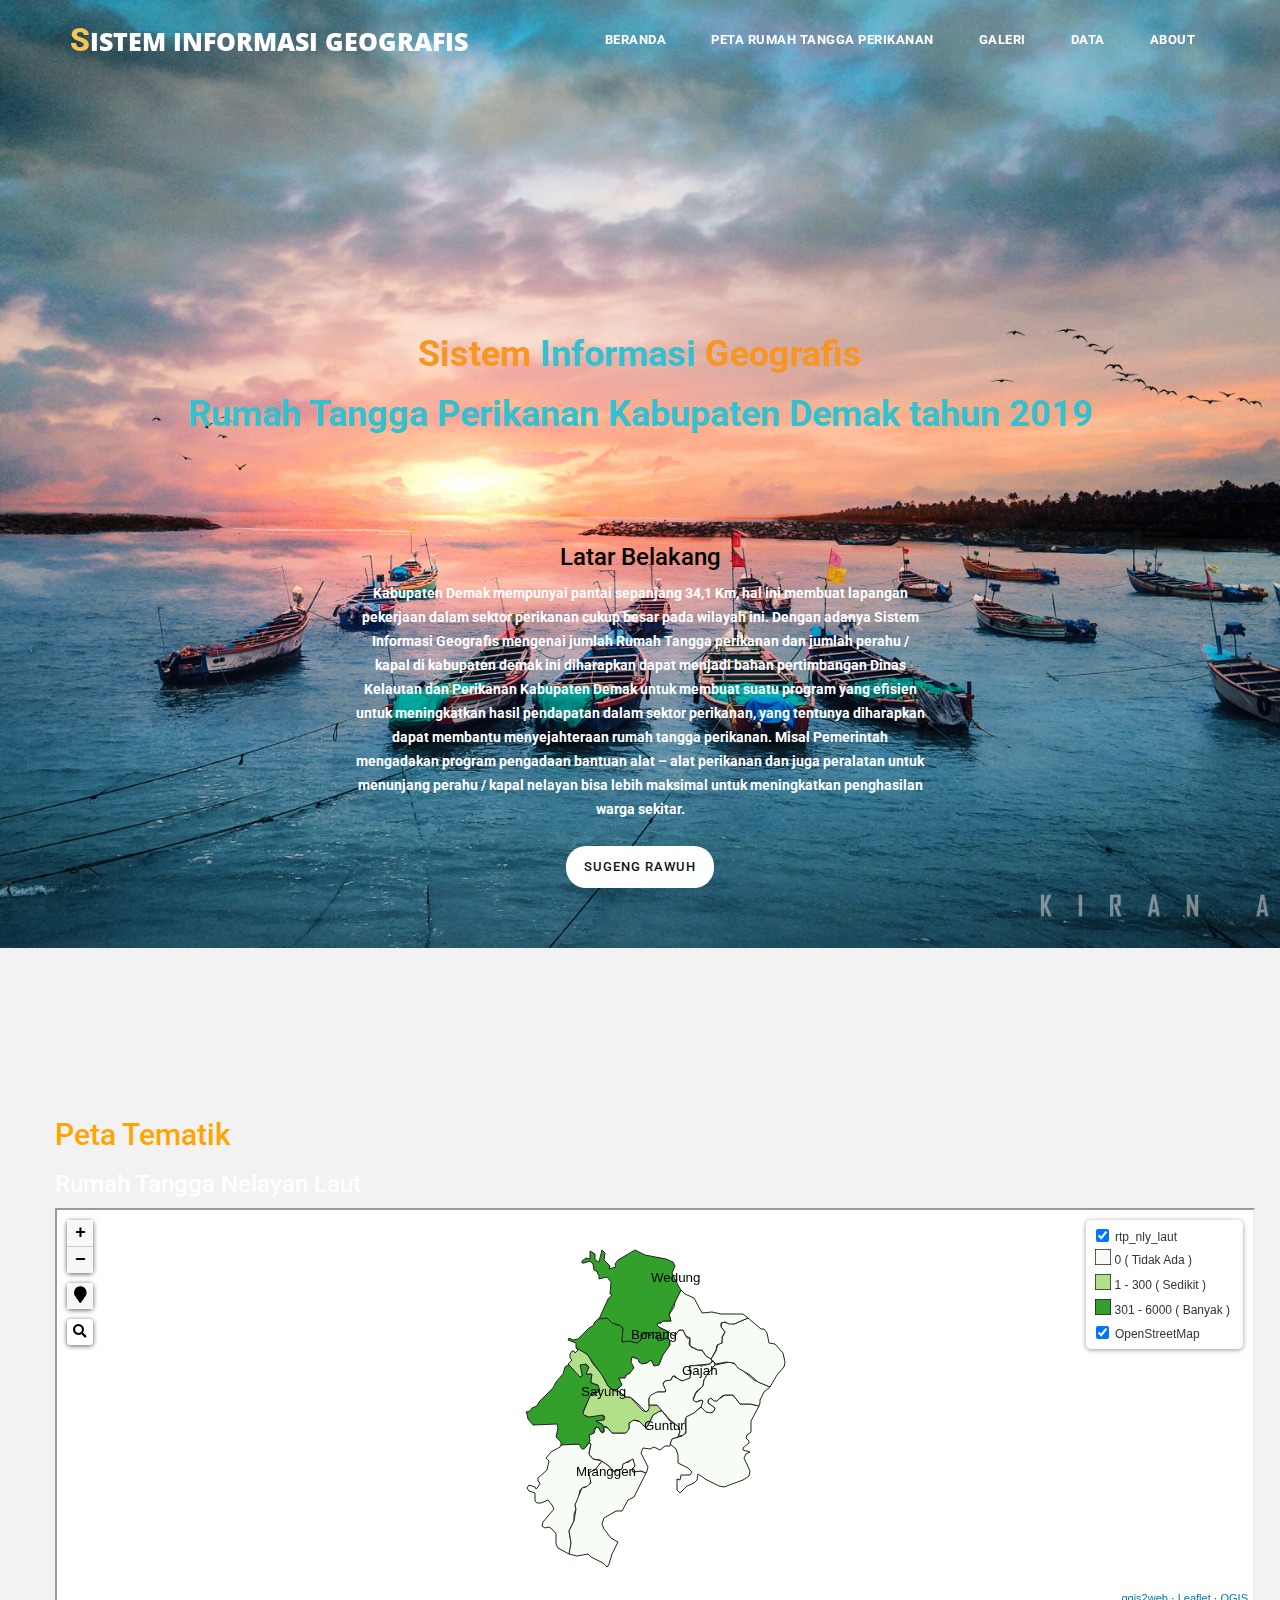
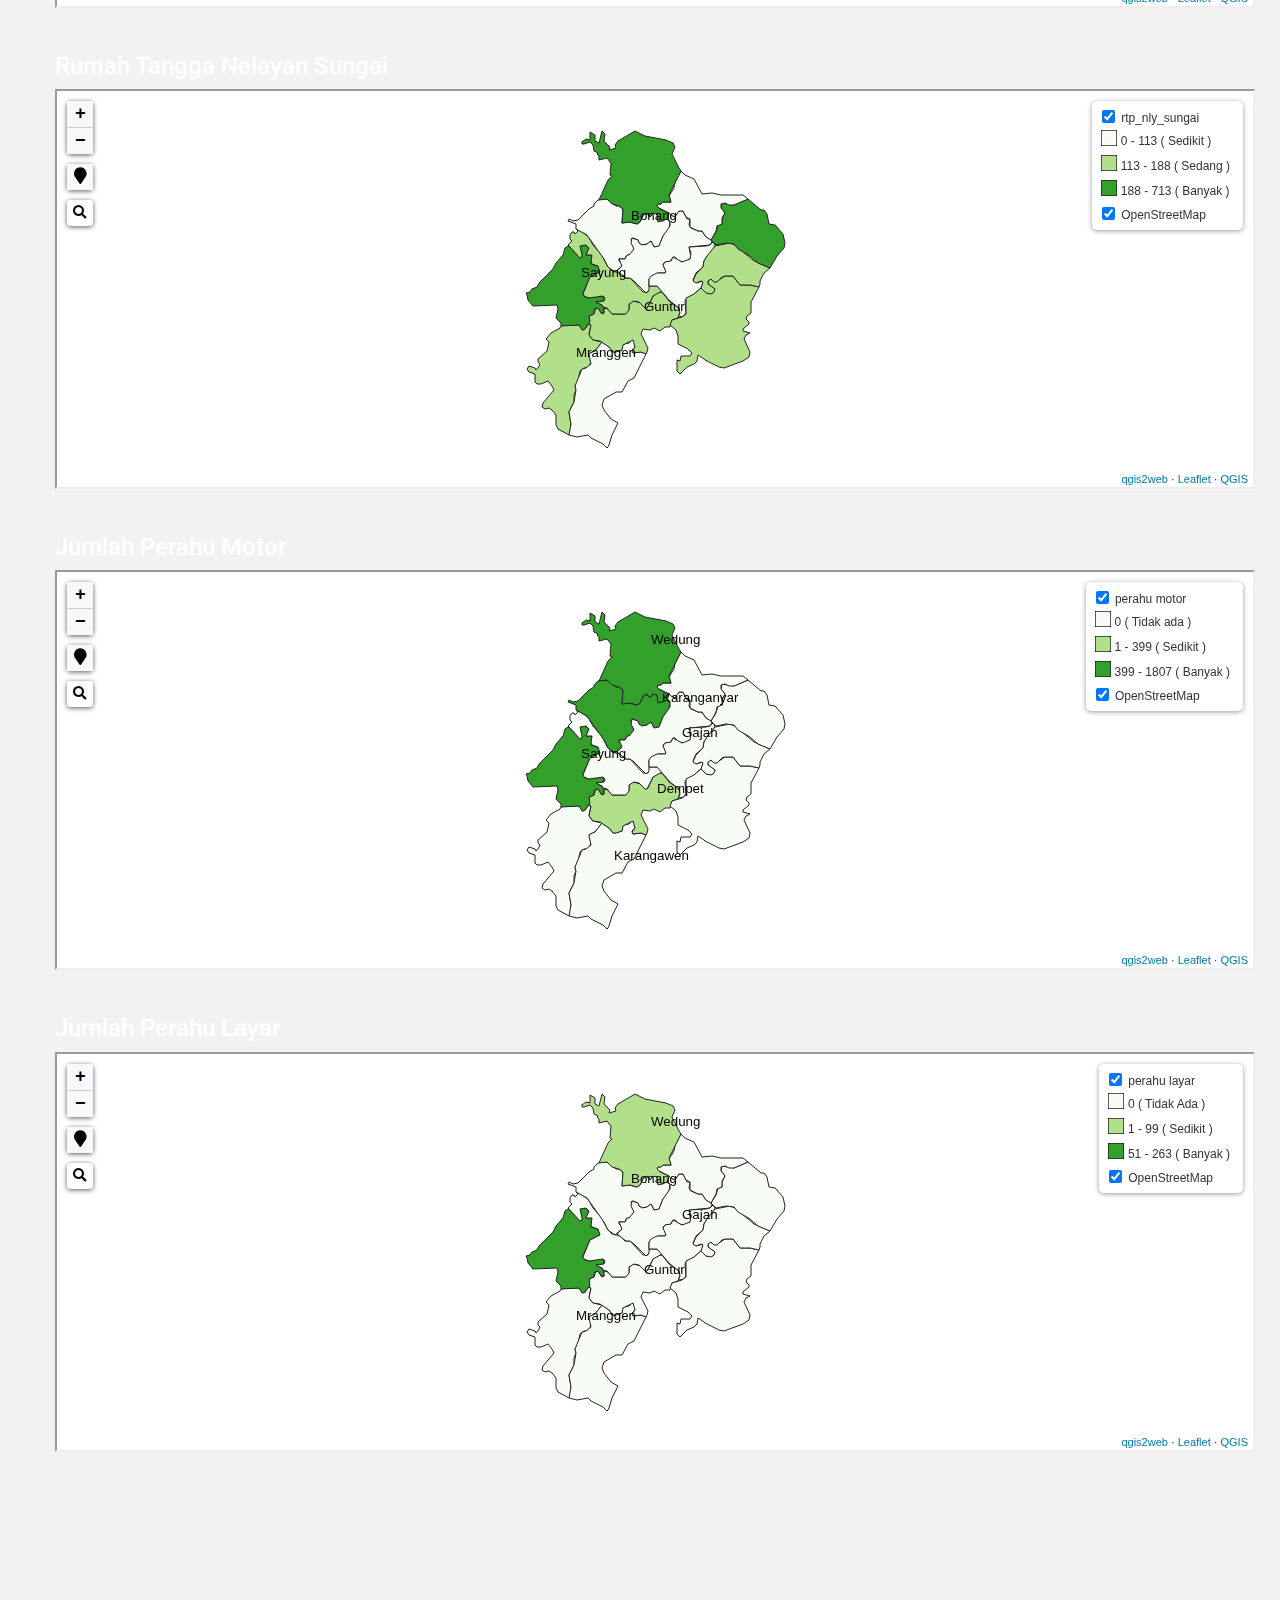
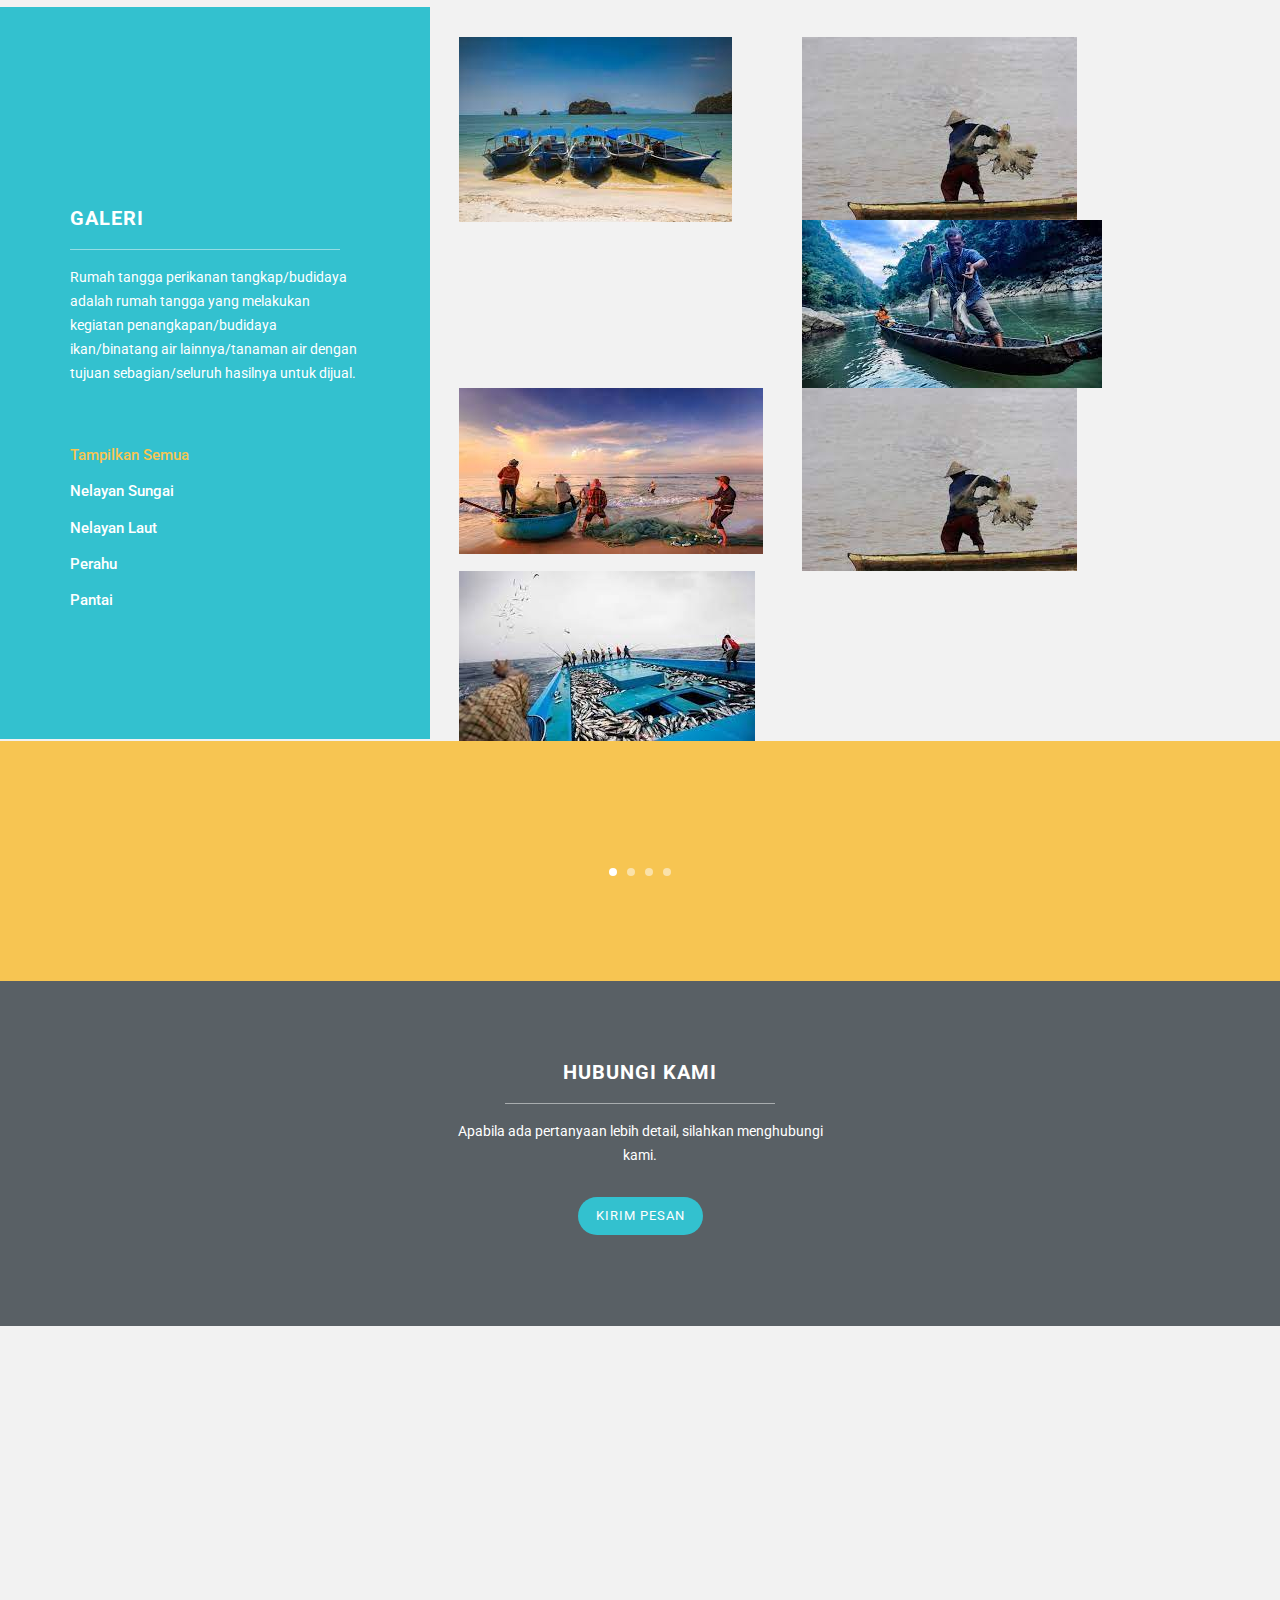
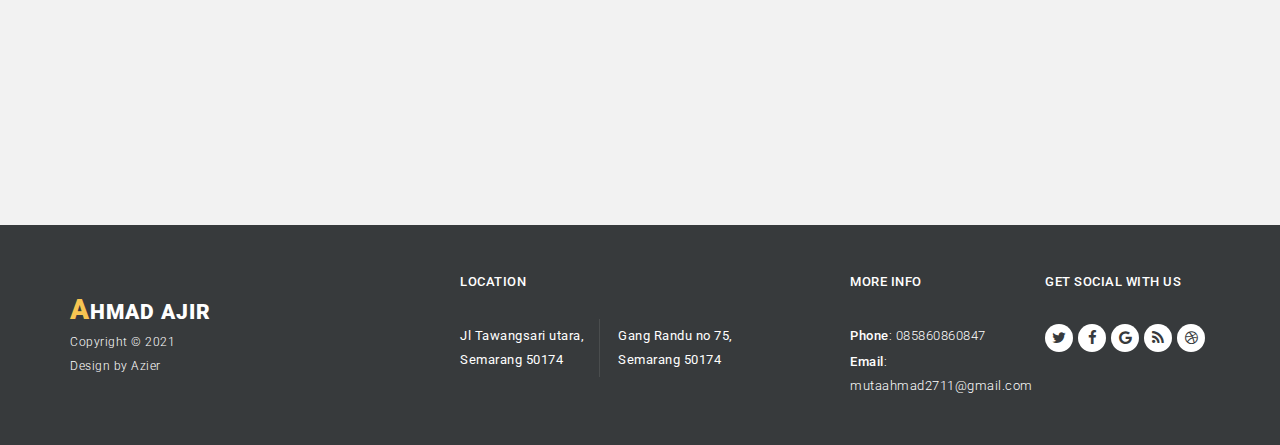
<file: index.html>
<!DOCTYPE html>
<html>
    <head>
        <meta charset="utf-8">
        <meta http-equiv="X-UA-Compatible" content="IE=edge,chrome=1">
<!--
Tinker Template
http://www.templatemo.com/tm-506-tinker
-->
        <title>Sistem Informasi Geografis Rumah Tangga Pertanian Kabupaten demak Tahun 2020</title>
        <meta name="description" content="">
        <meta name="viewport" content="width=device-width, initial-scale=1">
        
        <link href="https://fonts.googleapis.com/css?family=Open+Sans:300,400,600,700,800" rel="stylesheet">
        <link href="https://fonts.googleapis.com/css?family=Roboto:100,300,400,500,700,900" rel="stylesheet">
        
        <link rel="apple-touch-icon" href="apple-touch-icon.png">

        <link rel="stylesheet" href="css/bootstrap.min.css">
        <link rel="stylesheet" href="css/bootstrap-theme.min.css">
        <link rel="stylesheet" href="css/fontAwesome.css">
        <link rel="stylesheet" href="css/hero-slider.css">
        <link rel="stylesheet" href="css/owl-carousel.css">
        <link rel="stylesheet" href="css/templatemo-style.css">
        <link rel="stylesheet" href="css/lightbox.css">

        <script src="js/vendor/modernizr-2.8.3-respond-1.4.2.min.js"></script>
    </head>

<body>
    <div class="header">
        <div class="container">
            <nav class="navbar navbar-inverse" role="navigation">
                <div class="navbar-header">
                    <button type="button" id="nav-toggle" class="navbar-toggle" data-toggle="collapse" data-target="#main-nav">
                        <span class="sr-only">Toggle navigation</span>
                        <span class="icon-bar"></span>
                        <span class="icon-bar"></span>
                        <span class="icon-bar"></span>
                    </button>
                    <a href="#" class="navbar-brand scroll-top"><em>S</em>istem Informasi Geografis</a>
                   
                </div>
                <!--/.navbar-header-->
                <div id="main-nav" class="collapse navbar-collapse">
                    <ul class="nav navbar-nav">
                        <li><a href="#" class="scroll-top"><b>Beranda </b></a></li>
                        <li><a href="#" class="scroll-link" data-id="about"> <b>Peta Rumah Tangga perikanan </b></a></li>
                        <li><a href="#" class="scroll-link" data-id="portfolio"><b>Galeri</b></a></li>
                        <li><a href="AdminLTE/pages/charts/chartjs.html"> <b> Data</b></a></li>
                        <li><a href="#" class="scroll-link" data-id="contact-us"> <b> About</b></a></li>
                    </ul>
                </div>
                <!--/.navbar-collapse-->
            </nav>
            <!--/.navbar-->
        </div>
        <!--/.container-->
    </div>
    <!--/.header-->


    <div class="parallax-content baner-content" id="home">
        <div class="container">
            <div class="text-content">
                <h2><em>Sistem</em> <span>Informasi</span> <em> Geografis </em></h2>
                <h2> <span >Rumah Tangga Perikanan Kabupaten Demak tahun 2019 </span> </h2>
                <br> <br> <br> <br><h3> <font color = "black"> Latar Belakang </font></h3>
                <p> <b> <font color = "white">  Kabupaten Demak mempunyai pantai sepanjang 34,1 Km, hal ini 
                    membuat lapangan pekerjaan dalam sektor perikanan cukup besar pada wilayah ini. Dengan adanya Sistem Informasi Geografis mengenai jumlah Rumah Tangga perikanan dan jumlah perahu / kapal di 
                    kabupaten demak ini diharapkan dapat menjadi bahan pertimbangan Dinas Kelautan dan 
                    Perikanan Kabupaten Demak untuk membuat suatu program yang efisien untuk meningkatkan 
                    hasil pendapatan dalam sektor perikanan, yang tentunya diharapkan dapat membantu 
                    menyejahteraan rumah tangga perikanan. Misal Pemerintah mengadakan program pengadaan bantuan alat – alat perikanan dan juga peralatan untuk menunjang perahu / kapal nelayan bisa 
                    lebih maksimal untuk meningkatkan penghasilan warga sekitar.</font> </b> </p>
                <div class="primary-white-button">
                    <a href="#" class="scroll-link" data-id="about">Sugeng Rawuh</a>
                </div>
                <br><br><br>
            </div>
        </div>
    </div>


    <section id="about" class="page-section">
        <div class="container">
            <div class="row">
                <!-- <div class="col-md-3 col-sm-6 col-xs-12">
                    <div class="service-item">
                        <div class="icon">
                            <img src="img/service_icon_01.png" alt="">
                        </div>
                        <h4>Smart Notifications</h4>
                        <div class="line-dec"></div>
                        <p>Curabitur non risus fringilla libero accumsan molestie et quis justo. Cras aliquam tempor sem, vestibulum facilisis dui. Mauris malesuada porta.</p>
                        <div class="primary-blue-button">
                            <a href="#" class="scroll-link" data-id="portfolio">Continue Reading</a>
                        </div>
                    </div>
                </div>
                <div class="col-md-3 col-sm-6 col-xs-12">
                    <div class="service-item">
                        <div class="icon">
                            <img src="img/service_icon_02.png" alt="">
                        </div>
                        <h4>Lovely Web Design</h4>
                        <div class="line-dec"></div>
                        <p>Suspendisse magna mauris, convallis vel finibus eget, lobortis dictum neque. Nam tincidunt metus nec eros dignissim consectetur. Duis mollis.</p>
                        <div class="primary-blue-button">
                            <a href="#" class="scroll-link" data-id="portfolio">Continue Reading</a>
                        </div>
                    </div>
                </div>
                <div class="col-md-3 col-sm-6 col-xs-12">
                    <div class="service-item">
                        <div class="icon">
                            <img src="img/service_icon_03.png" alt="">
                        </div>
                        <h4>Quick Support</h4>
                        <div class="line-dec"></div>
                        <p>Etiam quis ullamcorper augue. Morbi leo libero, malesuada eget eleifend eu, interdum sed augue. Sed tempor mi quis rhoncus convallis.</p>
                        <div class="primary-blue-button">
                            <a href="#" class="scroll-link" data-id="portfolio">Continue Reading</a>
                        </div>
                    </div>
                </div>
                <div class="col-md-3 col-sm-6 col-xs-12">
                    <div class="service-item">
                        <div class="icon">
                            <img src="img/service_icon_04.png" alt="">
                        </div>
                        <h4>One-Click Setup</h4>
                        <div class="line-dec"></div>
                        <p>Class aptent taciti sociosqu ad litora torquent per conubia nostra, per inceptos himenaeos. Praesent viverra, nunc et mollis fermentum.</p>
                        <div class="primary-blue-button">
                            <a href="#" class="scroll-link" data-id="portfolio">Continue Reading</a>
                        </div>
                    </div>
                </div> -->
                <h2 > <font color = "#FFA500"> Peta Tematik </font> </h2>
                <h3> <font color = "#FFFFFF"> Rumah Tangga Nelayan Laut </font></h3>
                <iframe src= "NLY_LAUT/NLY_LAUT.html" width = "1200" height = "400" allowfullscreen = ""><iframe</iframe>
                <br><br><h3> <font color = "#FFFFFF"> Rumah Tangga Nelayan Sungai </font></h3>
                <iframe src= "NLY_SUNGAI/NLY_SUNGAI.html" width = "1200" height = "400" allowfullscreen = ""><iframe</iframe>
                <br><br><h3> <font color = "#FFFFFF"> Jumlah Perahu Motor </font></h3>
                <iframe src= "PRH_MTR/PRH_MTR.html" width = "1200" height = "400" allowfullscreen = ""><iframe</iframe>
                <br><br><h3> <font color = "#FFFFFF"> Jumlah Perahu Layar </font></h3>
                <iframe src= "PRH_LYR/PRH_LYR.html" width = "1200" height = "400" allowfullscreen = ""><iframe</iframe>
            </div>
          
        </div>
    </section>

    <section id="portfolio">
        <div class="content-wrapper">
            <div class="inner-container container">
                <div class="row">
                    <div class="col-md-4 col-sm-12">
                        <div class="section-heading">
                            <h4>Galeri</h4>
                            <div class="line-dec"></div>
                            <p> Rumah tangga perikanan tangkap/budidaya adalah rumah tangga yang melakukan kegiatan penangkapan/budidaya ikan/binatang air lainnya/tanaman air dengan tujuan sebagian/seluruh hasilnya untuk dijual.</p>
                            <div class="filter-categories">
                                <ul class="project-filter">
                                    <li class="filter" data-filter="all"><span>Tampilkan Semua</span></li>
                                    <li class="filter" data-filter="branding"><span>Nelayan Sungai</span></li>
                                    <li class="filter" data-filter="graphic"><span>Nelayan Laut</span></li>
                                    <li class="filter" data-filter="nature"><span>Perahu</span></li>
                                    <li class="filter" data-filter="animation"><span>Pantai</span></li>
                                </ul>
                            </div>
                        </div>
                    </div>
                    <div class="col-md-8">
                        <div class="projects-holder-3">
                            <div class="projects-holder">
                                <div class="row">
                                    <div class="col-md-6 col-sm-6 project-item mix nature">
                                      <div class="thumb">
                                            <div class="image">
                                                <a href="img/pantai01.jpg" data-lightbox="image-1"><img src="img/pantai01.jpg"></a>
                                            </div>
                                      </div>
                                    </div>
                                    <div class="col-md-6 col-sm-6 project-item mix animation">
                                      <div class="thumb">
                                        <div class="image">
                                                <a href="img/sungai02.jpg" data-lightbox="image-1"><img src="img/sungai02.jpg"></a>
                                            </div>
                                      </div>
                                    </div>
                                    <div class="col-md-6 col-sm-6 project-item mix branding">
                                      <div class="thumb">
                                            <div class="image">
                                                <a href="img/sungai01.jpg" data-lightbox="image-1"><img src="img/sungai01.jpg"></a>
                                            </div>
                                      </div>
                                    </div>
                                    <div class="col-md-6 col-sm-6 project-item mix graphic nature">
                                        <div class="thumb">
                                            <div class="image">
                                                <a href="img/laut01.jpg" data-lightbox="image-1"><img src="img/laut01.jpg"></a>
                                            </div>
                                        </div>
                                    </div>
                                    <div class="col-md-6 col-sm-6 project-item mix branding">
                                      <div class="thumb">
                                            <div class="image">
                                                <a href="img/sungai02.jpg" data-lightbox="image-1"><img src="img/sungai02.jpg"></a>
                                            </div>
                                      </div>
                                    </div>
                                    <div class="col-md-6 col-sm-6 project-item mix graphic animation">
                                        <div class="thumb">
                                            <div class="image">
                                                <a href="img/laut02.jpg" data-lightbox="image-1"><img src="img/laut02.jpg"></a>
                                            </div>
                                        </div>
                                    </div>
                                </div>
                            </div>
                        </div>
                    </div>
                </div>
            </div>
        </div> 
    </section>


    <section id="testimonial">
        <div class="container">
            <div class="row">
                <div class="col-md-6 col-md-offset-3">
                    <div id="owl-testimonials" class="owl-carousel owl-theme">
                        <div class="item">
                            <div class="testimonials-item">
                               
                            </div>
                        </div>
                        <div class="item">
                            <div class="testimonials-item">

                            </div>
                        </div>
                        <div class="item">

                        </div>
                        <div class="item">
                            <div class="testimonials-item">
                               
                            </div>
                        </div>
                    </div>
                </div>
            </div>
        </div>
    </section>

    <!-- <div class="tabs-content" id="blog">
        <div class="container">
            <div class="row">
                <div class="wrapper">
                    <div class="col-md-4">
                        <div class="section-heading">
                            <h4>Our Blog Posts</h4>
                            <div class="line-dec"></div>
                            <p>Nam vulputate elementum nulla, sit amet congue ipsum malesuada pretium. Vivamus vel gravida quam.</p>
                            <ul class="tabs clearfix" data-tabgroup="first-tab-group">
                                <li><a href="#tab1" class="active">Nulla eget convallis augue</a></li>
                                <li><a href="#tab2">Quisque ultricies maximus</a></li>
                                <li><a href="#tab3">Sed vel elit et lorem</a></li>
                                <li><a href="#tab4">Vivamus purus neque</a></li>
                            </ul>
                        </div>
                    </div>
                    <div class="col-md-8">
                        <section id="first-tab-group" class="tabgroup">
                            <div id="tab1">
                                <img src="img/blog_item_01.jpg" alt="">
                                <div class="text-content">
                                    <h4>Nulla eget convallis augue</h4>
                                    <span><a href="#">Digital Marketing</a> / <a href="#">Honey</a> / <a href="#">26 September 2017</a></span>
                                    <p>Donec interdum scelerisque auctor. Nulla id lorem auctor, bibendum lectus elementum, porta felis. Class aptent taciti sociosqu ad litora torquent per conubia nostra, per inceptos himenaeos.</p>
                                </div>
                            </div>
                            <div id="tab2">
                                <img src="img/blog_item_02.jpg" alt="">
                                <div class="text-content">
                                    <h4>Quisque ultricies maximus</h4>
                                    <span><a href="#">Branding</a> / <a href="#">David</a> / <a href="#">14 September 2017</a></span>
                                    <p>Etiam fringilla posuere pretium. Maecenas tempor pellentesque elit in dapibus. Curabitur viverra urna sem, ut sollicitudin sem congue vel. Donec fringilla augue in justo molestie fermentum quis ac mi.</p>
                                </div>
                            </div>
                            <div id="tab3">
                                <img src="img/blog_item_03.jpg" alt="">
                                <div class="text-content">
                                    <h4>Sed vel elit et lorem</h4>
                                    <span><a href="#">Web Design</a> / <a href="#">William</a> / <a href="#">20 August 2017</a></span>
                                    <p>Vestibulum ante ipsum primis in faucibus orci luctus et ultrices posuere cubilia Curae; Fusce id ipsum porta, dictum sem sed, bibendum quam. Maecenas mattis risus eget orci rhoncus.</p>
                                </div>
                            </div>
                            <div id="tab4">
                                <img src="img/blog_item_04.jpg" alt="">
                                <div class="text-content">
                                    <h4>Vivamus purus neque</h4>
                                    <span><a href="#">E-Commerce</a> / <a href="#">George</a> / <a href="#">14 August 2017</a></span>
                                    <p>Aliquam erat volutpat. Nulla at nunc nec ante rutrum congue id in diam. Nulla at lectus non turpis placerat volutpat lacinia ut mi. Quisque ultricies maximus justo a blandit. Donec sit amet commodo arcu. Sed sit amet iaculis mi, vel fermentum nisi. Morbi dui enim, vestibulum non accumsan ac, tempor non nisl.</p>
                                </div>
                            </div>
                        </section>
                    </div>
                </div>
            </div>
        </div>
    </div> -->

    <div id="contact-us">
        <div class="container">
            <div class="row">
                <div class="col-md-12">
                    <div class="section-heading">
                        <h4>Hubungi Kami</h4>
                        <div class="line-dec"></div>
                        <p>Apabila ada pertanyaan lebih detail, silahkan menghubungi kami.</p>
                        <div class="pop-button">
                            <h4>Kirim Pesan</h4>
                        </div>
                    </div>
                </div>
            </div>
            <div class="row">
                <div class="col-md-6 col-md-offset-3">
                    <div class="pop">
                        <span>✖</span>
                        <form id="contact" action="#" method="post">
                            <div class="row">
                                <div class="col-md-12">
                                  <fieldset>
                                    <input name="name" type="text" class="form-control" id="name" placeholder="Your name..." required>
                                  </fieldset>
                                </div>
                                <div class="col-md-12">
                                  <fieldset>
                                    <input name="email" type="email" class="form-control" id="email" placeholder="Your email..." required>
                                  </fieldset>
                                </div>
                                <div class="col-md-12">
                                  <fieldset>
                                    <textarea name="message" rows="6" class="form-control" id="message" placeholder="Your message..." required></textarea>
                                  </fieldset>
                                </div>
                                <div class="col-md-12">
                                  <fieldset>
                                    <button type="submit" id="form-submit" class="btn">kirim Pesan</button>
                                  </fieldset>
                                </div>
                            </div>
                        </form>
                    </div>
                </div>
            </div>
        </div>
    </div>

    <div id="map">
    	<!-- How to change your own map point
            1. Go to Google Maps
            2. Click on your location point
            3. Click "Share" and choose "Embed map" tab
            4. Copy only URL and paste it within the src="" field below
        -->
        <iframe src="https://www.google.com/maps/embed?pb=!1m18!1m12!1m3!1d3960.9917083928462!2d110.63622211405111!3d-6.8915942693520655!2m3!1f0!2f0!3f0!3m2!1i1024!2i768!4f13.1!3m3!1m2!1s0x2e70ebe7058df649%3A0x33e565e333ec490f!2sDemak%20Regent%20Office!5e0!3m2!1sen!2sid!4v1625063401473!5m2!1sen!2sid"  width="100%" height="500" frameborder="0" style="border:0" allowfullscreen></iframe>
    </div>

    <footer>
        <div class="container">
            <div class="row">
                <div class="col-md-4 col-sm-12">
                    <div class="logo">
                        <a class="logo-ft scroll-top" href="#"><em>A</em>hmad Ajir</a>
                        <p>Copyright &copy; 2021
                       <br>Design by Azier</p>
                    </div>
                </div>
                <div class="col-md-4 col-sm-12">
                    <div class="location">
                        <h4>Location</h4>
                        <ul>
                            <li>Jl Tawangsari utara, <br>Semarang 50174</li>
                            <li>Gang Randu no 75, <br>Semarang 50174</li>
                        </ul>
                    </div>
                </div>
                <div class="col-md-2 col-sm-12">
                    <div class="contact-info">
                        <h4>More Info</h4>
                        <ul>
                            <li><em>Phone</em>: 085860860847</li>
                            <li><em>Email</em>: mutaahmad2711@gmail.com</li>
                        </ul>
                    </div>
                </div>
                <div class="col-md-2 col-sm-12">
                    <div class="connect-us">
                        <h4>Get Social with us</h4>
                        <ul>
                            <li><a href="#"><i class="fa fa-twitter"></i></a></li>
                            <li><a href="#"><i class="fa fa-facebook"></i></a></li>
                            <li><a href="#"><i class="fa fa-google"></i></a></li>
                            <li><a href="#"><i class="fa fa-rss"></i></a></li>
                            <li><a href="#"><i class="fa fa-dribbble"></i></a></li>
                        </ul>
                    </div>
                </div>
            </div>
        </div>
    </footer>

    <script src="https://ajax.googleapis.com/ajax/libs/jquery/1.11.2/jquery.min.js"></script>
    <script>window.jQuery || document.write('<script src="js/vendor/jquery-1.11.2.min.js"><\/script>')</script>

    <script src="js/vendor/bootstrap.min.js"></script>

    <script src="js/plugins.js"></script>
    <script src="js/main.js"></script>

    <script src="http://ajax.googleapis.com/ajax/libs/jquery/1.10.2/jquery.min.js" type="text/javascript"></script>
    <script type="text/javascript">
    $(document).ready(function() {
        // navigation click actions 
        $('.scroll-link').on('click', function(event){
            event.preventDefault();
            var sectionID = $(this).attr("data-id");
            scrollToID('#' + sectionID, 750);
        });
        // scroll to top action
        $('.scroll-top').on('click', function(event) {
            event.preventDefault();
            $('html, body').animate({scrollTop:0}, 'slow');         
        });
        // mobile nav toggle
        $('#nav-toggle').on('click', function (event) {
            event.preventDefault();
            $('#main-nav').toggleClass("open");
        });
    });
    // scroll function
    function scrollToID(id, speed){
        var offSet = 50;
        var targetOffset = $(id).offset().top - offSet;
        var mainNav = $('#main-nav');
        $('html,body').animate({scrollTop:targetOffset}, speed);
        if (mainNav.hasClass("open")) {
            mainNav.css("height", "1px").removeClass("in").addClass("collapse");
            mainNav.removeClass("open");
        }
    }
    if (typeof console === "undefined") {
        console = {
            log: function() { }
        };
    }
    </script>
</body>
</html>
</file>
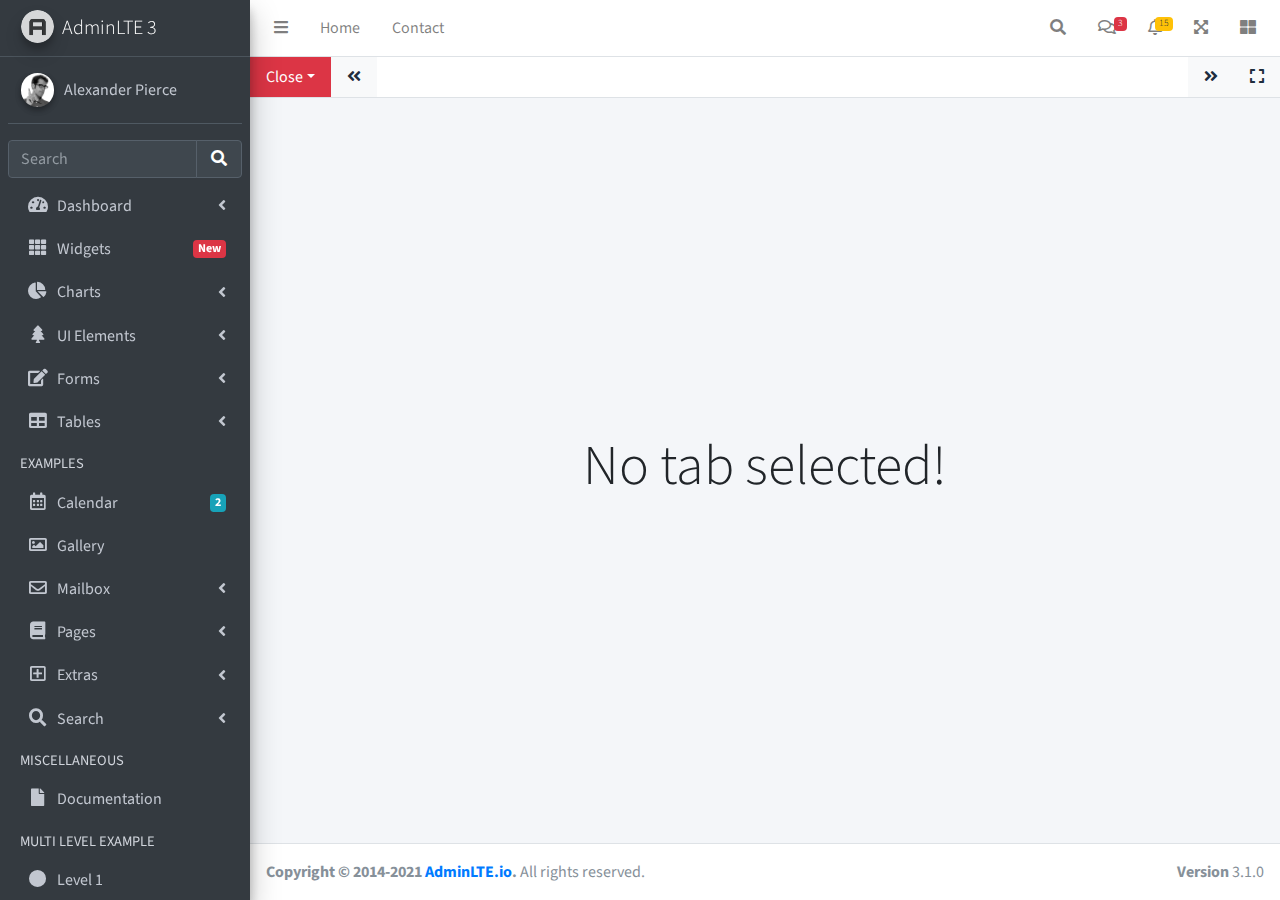
<file: AdminLTE/iframe.html>
<!DOCTYPE html>
<html lang="en">
<head>
  <meta charset="utf-8">
  <meta name="viewport" content="width=device-width, initial-scale=1">
  <title>AdminLTE 3 | Tabbed IFrames</title>

  <!-- Google Font: Source Sans Pro -->
  <link rel="stylesheet" href="https://fonts.googleapis.com/css?family=Source+Sans+Pro:300,400,400i,700&display=fallback">
  <!-- Font Awesome -->
  <link rel="stylesheet" href="plugins/fontawesome-free/css/all.min.css">
  <!-- Theme style -->
  <link rel="stylesheet" href="dist/css/adminlte.min.css">
  <!-- overlayScrollbars -->
  <link rel="stylesheet" href="plugins/overlayScrollbars/css/OverlayScrollbars.min.css">
</head>
<body class="hold-transition sidebar-mini layout-fixed" data-panel-auto-height-mode="height">
<div class="wrapper">

  <!-- Navbar -->
  <nav class="main-header navbar navbar-expand navbar-white navbar-light">
    <!-- Left navbar links -->
    <ul class="navbar-nav">
      <li class="nav-item">
        <a class="nav-link" data-widget="pushmenu" href="#" role="button"><i class="fas fa-bars"></i></a>
      </li>
      <li class="nav-item d-none d-sm-inline-block">
        <a href="index3.html" class="nav-link">Home</a>
      </li>
      <li class="nav-item d-none d-sm-inline-block">
        <a href="#" class="nav-link">Contact</a>
      </li>
    </ul>

    <!-- Right navbar links -->
    <ul class="navbar-nav ml-auto">
      <!-- Navbar Search -->
      <li class="nav-item">
        <a class="nav-link" data-widget="navbar-search" href="#" role="button">
          <i class="fas fa-search"></i>
        </a>
        <div class="navbar-search-block">
          <form class="form-inline">
            <div class="input-group input-group-sm">
              <input class="form-control form-control-navbar" type="search" placeholder="Search" aria-label="Search">
              <div class="input-group-append">
                <button class="btn btn-navbar" type="submit">
                  <i class="fas fa-search"></i>
                </button>
                <button class="btn btn-navbar" type="button" data-widget="navbar-search">
                  <i class="fas fa-times"></i>
                </button>
              </div>
            </div>
          </form>
        </div>
      </li>

      <!-- Messages Dropdown Menu -->
      <li class="nav-item dropdown">
        <a class="nav-link" data-toggle="dropdown" href="#">
          <i class="far fa-comments"></i>
          <span class="badge badge-danger navbar-badge">3</span>
        </a>
        <div class="dropdown-menu dropdown-menu-lg dropdown-menu-right">
          <a href="#" class="dropdown-item">
            <!-- Message Start -->
            <div class="media">
              <img src="dist/img/user1-128x128.jpg" alt="User Avatar" class="img-size-50 mr-3 img-circle">
              <div class="media-body">
                <h3 class="dropdown-item-title">
                  Brad Diesel
                  <span class="float-right text-sm text-danger"><i class="fas fa-star"></i></span>
                </h3>
                <p class="text-sm">Call me whenever you can...</p>
                <p class="text-sm text-muted"><i class="far fa-clock mr-1"></i> 4 Hours Ago</p>
              </div>
            </div>
            <!-- Message End -->
          </a>
          <div class="dropdown-divider"></div>
          <a href="#" class="dropdown-item">
            <!-- Message Start -->
            <div class="media">
              <img src="dist/img/user8-128x128.jpg" alt="User Avatar" class="img-size-50 img-circle mr-3">
              <div class="media-body">
                <h3 class="dropdown-item-title">
                  John Pierce
                  <span class="float-right text-sm text-muted"><i class="fas fa-star"></i></span>
                </h3>
                <p class="text-sm">I got your message bro</p>
                <p class="text-sm text-muted"><i class="far fa-clock mr-1"></i> 4 Hours Ago</p>
              </div>
            </div>
            <!-- Message End -->
          </a>
          <div class="dropdown-divider"></div>
          <a href="#" class="dropdown-item">
            <!-- Message Start -->
            <div class="media">
              <img src="dist/img/user3-128x128.jpg" alt="User Avatar" class="img-size-50 img-circle mr-3">
              <div class="media-body">
                <h3 class="dropdown-item-title">
                  Nora Silvester
                  <span class="float-right text-sm text-warning"><i class="fas fa-star"></i></span>
                </h3>
                <p class="text-sm">The subject goes here</p>
                <p class="text-sm text-muted"><i class="far fa-clock mr-1"></i> 4 Hours Ago</p>
              </div>
            </div>
            <!-- Message End -->
          </a>
          <div class="dropdown-divider"></div>
          <a href="#" class="dropdown-item dropdown-footer">See All Messages</a>
        </div>
      </li>
      <!-- Notifications Dropdown Menu -->
      <li class="nav-item dropdown">
        <a class="nav-link" data-toggle="dropdown" href="#">
          <i class="far fa-bell"></i>
          <span class="badge badge-warning navbar-badge">15</span>
        </a>
        <div class="dropdown-menu dropdown-menu-lg dropdown-menu-right">
          <span class="dropdown-item dropdown-header">15 Notifications</span>
          <div class="dropdown-divider"></div>
          <a href="#" class="dropdown-item">
            <i class="fas fa-envelope mr-2"></i> 4 new messages
            <span class="float-right text-muted text-sm">3 mins</span>
          </a>
          <div class="dropdown-divider"></div>
          <a href="#" class="dropdown-item">
            <i class="fas fa-users mr-2"></i> 8 friend requests
            <span class="float-right text-muted text-sm">12 hours</span>
          </a>
          <div class="dropdown-divider"></div>
          <a href="#" class="dropdown-item">
            <i class="fas fa-file mr-2"></i> 3 new reports
            <span class="float-right text-muted text-sm">2 days</span>
          </a>
          <div class="dropdown-divider"></div>
          <a href="#" class="dropdown-item dropdown-footer">See All Notifications</a>
        </div>
      </li>
      <li class="nav-item">
        <a class="nav-link" data-widget="fullscreen" href="#" role="button">
          <i class="fas fa-expand-arrows-alt"></i>
        </a>
      </li>
      <li class="nav-item">
        <a class="nav-link" data-widget="control-sidebar" data-slide="true" href="#" role="button">
          <i class="fas fa-th-large"></i>
        </a>
      </li>
    </ul>
  </nav>
  <!-- /.navbar -->

  <!-- Main Sidebar Container -->
  <aside class="main-sidebar sidebar-dark-primary elevation-4">
    <!-- Brand Logo -->
    <a href="index3.html" class="brand-link">
      <img src="dist/img/AdminLTELogo.png" alt="AdminLTE Logo" class="brand-image img-circle elevation-3" style="opacity: .8">
      <span class="brand-text font-weight-light">AdminLTE 3</span>
    </a>

    <!-- Sidebar -->
    <div class="sidebar">
      <!-- Sidebar user panel (optional) -->
      <div class="user-panel mt-3 pb-3 mb-3 d-flex">
        <div class="image">
          <img src="dist/img/user2-160x160.jpg" class="img-circle elevation-2" alt="User Image">
        </div>
        <div class="info">
          <a href="#" class="d-block">Alexander Pierce</a>
        </div>
      </div>

      <!-- SidebarSearch Form -->
      <div class="form-inline">
        <div class="input-group" data-widget="sidebar-search">
          <input class="form-control form-control-sidebar" type="search" placeholder="Search" aria-label="Search">
          <div class="input-group-append">
            <button class="btn btn-sidebar">
              <i class="fas fa-search fa-fw"></i>
            </button>
          </div>
        </div>
      </div>

      <!-- Sidebar Menu -->
      <nav class="mt-2">
        <ul class="nav nav-pills nav-sidebar flex-column" data-widget="treeview" role="menu" data-accordion="false">
          <!-- Add icons to the links using the .nav-icon class
               with font-awesome or any other icon font library -->
          <li class="nav-item">
            <a href="#" class="nav-link">
              <i class="nav-icon fas fa-tachometer-alt"></i>
              <p>
                Dashboard
                <i class="right fas fa-angle-left"></i>
              </p>
            </a>
            <ul class="nav nav-treeview">
              <li class="nav-item">
                <a href="./index.html" class="nav-link">
                  <i class="far fa-circle nav-icon"></i>
                  <p>Dashboard v1</p>
                </a>
              </li>
              <li class="nav-item">
                <a href="./index2.html" class="nav-link">
                  <i class="far fa-circle nav-icon"></i>
                  <p>Dashboard v2</p>
                </a>
              </li>
              <li class="nav-item">
                <a href="./index3.html" class="nav-link">
                  <i class="far fa-circle nav-icon"></i>
                  <p>Dashboard v3</p>
                </a>
              </li>
            </ul>
          </li>
          <li class="nav-item">
            <a href="pages/widgets.html" class="nav-link">
              <i class="nav-icon fas fa-th"></i>
              <p>
                Widgets
                <span class="right badge badge-danger">New</span>
              </p>
            </a>
          </li>
          <li class="nav-item">
            <a href="#" class="nav-link">
              <i class="nav-icon fas fa-chart-pie"></i>
              <p>
                Charts
                <i class="right fas fa-angle-left"></i>
              </p>
            </a>
            <ul class="nav nav-treeview">
              <li class="nav-item">
                <a href="pages/charts/chartjs.html" class="nav-link">
                  <i class="far fa-circle nav-icon"></i>
                  <p>ChartJS</p>
                </a>
              </li>
              <li class="nav-item">
                <a href="pages/charts/flot.html" class="nav-link">
                  <i class="far fa-circle nav-icon"></i>
                  <p>Flot</p>
                </a>
              </li>
              <li class="nav-item">
                <a href="pages/charts/inline.html" class="nav-link">
                  <i class="far fa-circle nav-icon"></i>
                  <p>Inline</p>
                </a>
              </li>
            </ul>
          </li>
          <li class="nav-item">
            <a href="#" class="nav-link">
              <i class="nav-icon fas fa-tree"></i>
              <p>
                UI Elements
                <i class="fas fa-angle-left right"></i>
              </p>
            </a>
            <ul class="nav nav-treeview">
              <li class="nav-item">
                <a href="pages/UI/general.html" class="nav-link">
                  <i class="far fa-circle nav-icon"></i>
                  <p>General</p>
                </a>
              </li>
              <li class="nav-item">
                <a href="pages/UI/icons.html" class="nav-link">
                  <i class="far fa-circle nav-icon"></i>
                  <p>Icons</p>
                </a>
              </li>
              <li class="nav-item">
                <a href="pages/UI/buttons.html" class="nav-link">
                  <i class="far fa-circle nav-icon"></i>
                  <p>Buttons</p>
                </a>
              </li>
              <li class="nav-item">
                <a href="pages/UI/sliders.html" class="nav-link">
                  <i class="far fa-circle nav-icon"></i>
                  <p>Sliders</p>
                </a>
              </li>
              <li class="nav-item">
                <a href="pages/UI/modals.html" class="nav-link">
                  <i class="far fa-circle nav-icon"></i>
                  <p>Modals & Alerts</p>
                </a>
              </li>
              <li class="nav-item">
                <a href="pages/UI/navbar.html" class="nav-link">
                  <i class="far fa-circle nav-icon"></i>
                  <p>Navbar & Tabs</p>
                </a>
              </li>
              <li class="nav-item">
                <a href="pages/UI/timeline.html" class="nav-link">
                  <i class="far fa-circle nav-icon"></i>
                  <p>Timeline</p>
                </a>
              </li>
              <li class="nav-item">
                <a href="pages/UI/ribbons.html" class="nav-link">
                  <i class="far fa-circle nav-icon"></i>
                  <p>Ribbons</p>
                </a>
              </li>
            </ul>
          </li>
          <li class="nav-item">
            <a href="#" class="nav-link">
              <i class="nav-icon fas fa-edit"></i>
              <p>
                Forms
                <i class="fas fa-angle-left right"></i>
              </p>
            </a>
            <ul class="nav nav-treeview">
              <li class="nav-item">
                <a href="pages/forms/general.html" class="nav-link">
                  <i class="far fa-circle nav-icon"></i>
                  <p>General Elements</p>
                </a>
              </li>
              <li class="nav-item">
                <a href="pages/forms/advanced.html" class="nav-link">
                  <i class="far fa-circle nav-icon"></i>
                  <p>Advanced Elements</p>
                </a>
              </li>
              <li class="nav-item">
                <a href="pages/forms/editors.html" class="nav-link">
                  <i class="far fa-circle nav-icon"></i>
                  <p>Editors</p>
                </a>
              </li>
              <li class="nav-item">
                <a href="pages/forms/validation.html" class="nav-link">
                  <i class="far fa-circle nav-icon"></i>
                  <p>Validation</p>
                </a>
              </li>
            </ul>
          </li>
          <li class="nav-item">
            <a href="#" class="nav-link">
              <i class="nav-icon fas fa-table"></i>
              <p>
                Tables
                <i class="fas fa-angle-left right"></i>
              </p>
            </a>
            <ul class="nav nav-treeview">
              <li class="nav-item">
                <a href="pages/tables/simple.html" class="nav-link">
                  <i class="far fa-circle nav-icon"></i>
                  <p>Simple Tables</p>
                </a>
              </li>
              <li class="nav-item">
                <a href="pages/tables/data.html" class="nav-link">
                  <i class="far fa-circle nav-icon"></i>
                  <p>DataTables</p>
                </a>
              </li>
              <li class="nav-item">
                <a href="pages/tables/jsgrid.html" class="nav-link">
                  <i class="far fa-circle nav-icon"></i>
                  <p>jsGrid</p>
                </a>
              </li>
            </ul>
          </li>
          <li class="nav-header">EXAMPLES</li>
          <li class="nav-item">
            <a href="pages/calendar.html" class="nav-link">
              <i class="nav-icon far fa-calendar-alt"></i>
              <p>
                Calendar
                <span class="badge badge-info right">2</span>
              </p>
            </a>
          </li>
          <li class="nav-item">
            <a href="pages/gallery.html" class="nav-link">
              <i class="nav-icon far fa-image"></i>
              <p>
                Gallery
              </p>
            </a>
          </li>
          <li class="nav-item">
            <a href="#" class="nav-link">
              <i class="nav-icon far fa-envelope"></i>
              <p>
                Mailbox
                <i class="fas fa-angle-left right"></i>
              </p>
            </a>
            <ul class="nav nav-treeview">
              <li class="nav-item">
                <a href="pages/mailbox/mailbox.html" class="nav-link">
                  <i class="far fa-circle nav-icon"></i>
                  <p>Inbox</p>
                </a>
              </li>
              <li class="nav-item">
                <a href="pages/mailbox/compose.html" class="nav-link">
                  <i class="far fa-circle nav-icon"></i>
                  <p>Compose</p>
                </a>
              </li>
              <li class="nav-item">
                <a href="pages/mailbox/read-mail.html" class="nav-link">
                  <i class="far fa-circle nav-icon"></i>
                  <p>Read</p>
                </a>
              </li>
            </ul>
          </li>
          <li class="nav-item">
            <a href="#" class="nav-link">
              <i class="nav-icon fas fa-book"></i>
              <p>
                Pages
                <i class="fas fa-angle-left right"></i>
              </p>
            </a>
            <ul class="nav nav-treeview">
              <li class="nav-item">
                <a href="pages/examples/invoice.html" class="nav-link">
                  <i class="far fa-circle nav-icon"></i>
                  <p>Invoice</p>
                </a>
              </li>
              <li class="nav-item">
                <a href="pages/examples/profile.html" class="nav-link">
                  <i class="far fa-circle nav-icon"></i>
                  <p>Profile</p>
                </a>
              </li>
              <li class="nav-item">
                <a href="pages/examples/e-commerce.html" class="nav-link">
                  <i class="far fa-circle nav-icon"></i>
                  <p>E-commerce</p>
                </a>
              </li>
              <li class="nav-item">
                <a href="pages/examples/projects.html" class="nav-link">
                  <i class="far fa-circle nav-icon"></i>
                  <p>Projects</p>
                </a>
              </li>
              <li class="nav-item">
                <a href="pages/examples/project-add.html" class="nav-link">
                  <i class="far fa-circle nav-icon"></i>
                  <p>Project Add</p>
                </a>
              </li>
              <li class="nav-item">
                <a href="pages/examples/project-edit.html" class="nav-link">
                  <i class="far fa-circle nav-icon"></i>
                  <p>Project Edit</p>
                </a>
              </li>
              <li class="nav-item">
                <a href="pages/examples/project-detail.html" class="nav-link">
                  <i class="far fa-circle nav-icon"></i>
                  <p>Project Detail</p>
                </a>
              </li>
              <li class="nav-item">
                <a href="pages/examples/contacts.html" class="nav-link">
                  <i class="far fa-circle nav-icon"></i>
                  <p>Contacts</p>
                </a>
              </li>
              <li class="nav-item">
                <a href="pages/examples/faq.html" class="nav-link">
                  <i class="far fa-circle nav-icon"></i>
                  <p>FAQ</p>
                </a>
              </li>
              <li class="nav-item">
                <a href="pages/examples/contact-us.html" class="nav-link">
                  <i class="far fa-circle nav-icon"></i>
                  <p>Contact us</p>
                </a>
              </li>
            </ul>
          </li>
          <li class="nav-item">
            <a href="#" class="nav-link">
              <i class="nav-icon far fa-plus-square"></i>
              <p>
                Extras
                <i class="fas fa-angle-left right"></i>
              </p>
            </a>
            <ul class="nav nav-treeview">
              <li class="nav-item">
                <a href="#" class="nav-link">
                  <i class="far fa-circle nav-icon"></i>
                  <p>
                    Login & Register v1
                    <i class="fas fa-angle-left right"></i>
                  </p>
                </a>
                <ul class="nav nav-treeview">
                  <li class="nav-item">
                    <a href="pages/examples/login.html" class="nav-link">
                      <i class="far fa-circle nav-icon"></i>
                      <p>Login v1</p>
                    </a>
                  </li>
                  <li class="nav-item">
                    <a href="pages/examples/register.html" class="nav-link">
                      <i class="far fa-circle nav-icon"></i>
                      <p>Register v1</p>
                    </a>
                  </li>
                  <li class="nav-item">
                    <a href="pages/examples/forgot-password.html" class="nav-link">
                      <i class="far fa-circle nav-icon"></i>
                      <p>Forgot Password v1</p>
                    </a>
                  </li>
                  <li class="nav-item">
                    <a href="pages/examples/recover-password.html" class="nav-link">
                      <i class="far fa-circle nav-icon"></i>
                      <p>Recover Password v1</p>
                    </a>
                  </li>
                </ul>
              </li>
              <li class="nav-item">
                <a href="#" class="nav-link">
                  <i class="far fa-circle nav-icon"></i>
                  <p>
                    Login & Register v2
                    <i class="fas fa-angle-left right"></i>
                  </p>
                </a>
                <ul class="nav nav-treeview">
                  <li class="nav-item">
                    <a href="pages/examples/login-v2.html" class="nav-link">
                      <i class="far fa-circle nav-icon"></i>
                      <p>Login v2</p>
                    </a>
                  </li>
                  <li class="nav-item">
                    <a href="pages/examples/register-v2.html" class="nav-link">
                      <i class="far fa-circle nav-icon"></i>
                      <p>Register v2</p>
                    </a>
                  </li>
                  <li class="nav-item">
                    <a href="pages/examples/forgot-password-v2.html" class="nav-link">
                      <i class="far fa-circle nav-icon"></i>
                      <p>Forgot Password v2</p>
                    </a>
                  </li>
                  <li class="nav-item">
                    <a href="pages/examples/recover-password-v2.html" class="nav-link">
                      <i class="far fa-circle nav-icon"></i>
                      <p>Recover Password v2</p>
                    </a>
                  </li>
                </ul>
              </li>
              <li class="nav-item">
                <a href="pages/examples/lockscreen.html" class="nav-link">
                  <i class="far fa-circle nav-icon"></i>
                  <p>Lockscreen</p>
                </a>
              </li>
              <li class="nav-item">
                <a href="pages/examples/legacy-user-menu.html" class="nav-link">
                  <i class="far fa-circle nav-icon"></i>
                  <p>Legacy User Menu</p>
                </a>
              </li>
              <li class="nav-item">
                <a href="pages/examples/language-menu.html" class="nav-link">
                  <i class="far fa-circle nav-icon"></i>
                  <p>Language Menu</p>
                </a>
              </li>
              <li class="nav-item">
                <a href="pages/examples/404.html" class="nav-link">
                  <i class="far fa-circle nav-icon"></i>
                  <p>Error 404</p>
                </a>
              </li>
              <li class="nav-item">
                <a href="pages/examples/500.html" class="nav-link">
                  <i class="far fa-circle nav-icon"></i>
                  <p>Error 500</p>
                </a>
              </li>
              <li class="nav-item">
                <a href="pages/examples/pace.html" class="nav-link">
                  <i class="far fa-circle nav-icon"></i>
                  <p>Pace</p>
                </a>
              </li>
              <li class="nav-item">
                <a href="pages/examples/blank.html" class="nav-link">
                  <i class="far fa-circle nav-icon"></i>
                  <p>Blank Page</p>
                </a>
              </li>
              <li class="nav-item">
                <a href="starter.html" class="nav-link">
                  <i class="far fa-circle nav-icon"></i>
                  <p>Starter Page</p>
                </a>
              </li>
            </ul>
          </li>
          <li class="nav-item">
            <a href="#" class="nav-link">
              <i class="nav-icon fas fa-search"></i>
              <p>
                Search
                <i class="fas fa-angle-left right"></i>
              </p>
            </a>
            <ul class="nav nav-treeview">
              <li class="nav-item">
                <a href="pages/search/simple.html" class="nav-link">
                  <i class="far fa-circle nav-icon"></i>
                  <p>Simple Search</p>
                </a>
              </li>
              <li class="nav-item">
                <a href="pages/search/enhanced.html" class="nav-link">
                  <i class="far fa-circle nav-icon"></i>
                  <p>Enhanced</p>
                </a>
              </li>
            </ul>
          </li>
          <li class="nav-header">MISCELLANEOUS</li>
          <li class="nav-item">
            <a href="https://adminlte.io/docs/3.1/" class="nav-link">
              <i class="nav-icon fas fa-file"></i>
              <p>Documentation</p>
            </a>
          </li>
          <li class="nav-header">MULTI LEVEL EXAMPLE</li>
          <li class="nav-item">
            <a href="#" class="nav-link">
              <i class="fas fa-circle nav-icon"></i>
              <p>Level 1</p>
            </a>
          </li>
          <li class="nav-item">
            <a href="#" class="nav-link">
              <i class="nav-icon fas fa-circle"></i>
              <p>
                Level 1
                <i class="right fas fa-angle-left"></i>
              </p>
            </a>
            <ul class="nav nav-treeview">
              <li class="nav-item">
                <a href="#" class="nav-link">
                  <i class="far fa-circle nav-icon"></i>
                  <p>Level 2</p>
                </a>
              </li>
              <li class="nav-item">
                <a href="#" class="nav-link">
                  <i class="far fa-circle nav-icon"></i>
                  <p>
                    Level 2
                    <i class="right fas fa-angle-left"></i>
                  </p>
                </a>
                <ul class="nav nav-treeview">
                  <li class="nav-item">
                    <a href="#" class="nav-link">
                      <i class="far fa-dot-circle nav-icon"></i>
                      <p>Level 3</p>
                    </a>
                  </li>
                  <li class="nav-item">
                    <a href="#" class="nav-link">
                      <i class="far fa-dot-circle nav-icon"></i>
                      <p>Level 3</p>
                    </a>
                  </li>
                  <li class="nav-item">
                    <a href="#" class="nav-link">
                      <i class="far fa-dot-circle nav-icon"></i>
                      <p>Level 3</p>
                    </a>
                  </li>
                </ul>
              </li>
              <li class="nav-item">
                <a href="#" class="nav-link">
                  <i class="far fa-circle nav-icon"></i>
                  <p>Level 2</p>
                </a>
              </li>
            </ul>
          </li>
          <li class="nav-item">
            <a href="#" class="nav-link">
              <i class="fas fa-circle nav-icon"></i>
              <p>Level 1</p>
            </a>
          </li>
          <li class="nav-header">LABELS</li>
          <li class="nav-item">
            <a href="#" class="nav-link">
              <i class="nav-icon far fa-circle text-danger"></i>
              <p class="text">Important</p>
            </a>
          </li>
          <li class="nav-item">
            <a href="#" class="nav-link">
              <i class="nav-icon far fa-circle text-warning"></i>
              <p>Warning</p>
            </a>
          </li>
          <li class="nav-item">
            <a href="#" class="nav-link">
              <i class="nav-icon far fa-circle text-info"></i>
              <p>Informational</p>
            </a>
          </li>
        </ul>
      </nav>
      <!-- /.sidebar-menu -->
    </div>
    <!-- /.sidebar -->
  </aside>

  <!-- Content Wrapper. Contains page content -->
  <div class="content-wrapper iframe-mode" data-widget="iframe" data-loading-screen="750">
    <div class="nav navbar navbar-expand navbar-white navbar-light border-bottom p-0">
      <div class="nav-item dropdown">
        <a class="nav-link bg-danger dropdown-toggle" data-toggle="dropdown" href="#" role="button" aria-haspopup="true" aria-expanded="false">Close</a>
        <div class="dropdown-menu mt-0">
          <a class="dropdown-item" href="#" data-widget="iframe-close" data-type="all">Close All</a>
          <a class="dropdown-item" href="#" data-widget="iframe-close" data-type="all-other">Close All Other</a>
        </div>
      </div>
      <a class="nav-link bg-light" href="#" data-widget="iframe-scrollleft"><i class="fas fa-angle-double-left"></i></a>
      <ul class="navbar-nav overflow-hidden" role="tablist"></ul>
      <a class="nav-link bg-light" href="#" data-widget="iframe-scrollright"><i class="fas fa-angle-double-right"></i></a>
      <a class="nav-link bg-light" href="#" data-widget="iframe-fullscreen"><i class="fas fa-expand"></i></a>
    </div>
    <div class="tab-content">
      <div class="tab-empty">
        <h2 class="display-4">No tab selected!</h2>
      </div>
      <div class="tab-loading">
        <div>
          <h2 class="display-4">Tab is loading <i class="fa fa-sync fa-spin"></i></h2>
        </div>
      </div>
    </div>
  </div>
  <!-- /.content-wrapper -->
  <footer class="main-footer">
    <strong>Copyright &copy; 2014-2021 <a href="https://adminlte.io">AdminLTE.io</a>.</strong>
    All rights reserved.
    <div class="float-right d-none d-sm-inline-block">
      <b>Version</b> 3.1.0
    </div>
  </footer>

  <!-- Control Sidebar -->
  <aside class="control-sidebar control-sidebar-dark">
    <!-- Control sidebar content goes here -->
  </aside>
  <!-- /.control-sidebar -->
</div>
<!-- ./wrapper -->

<!-- jQuery -->
<script src="plugins/jquery/jquery.min.js"></script>
<!-- jQuery UI 1.11.4 -->
<script src="plugins/jquery-ui/jquery-ui.min.js"></script>
<!-- Resolve conflict in jQuery UI tooltip with Bootstrap tooltip -->
<script>
  $.widget.bridge('uibutton', $.ui.button)
</script>
<!-- Bootstrap 4 -->
<script src="plugins/bootstrap/js/bootstrap.bundle.min.js"></script>
<!-- overlayScrollbars -->
<script src="plugins/overlayScrollbars/js/jquery.overlayScrollbars.min.js"></script>
<!-- AdminLTE App -->
<script src="dist/js/adminlte.js"></script>
<!-- AdminLTE for demo purposes -->
<script src="dist/js/demo.js"></script>
</body>
</html>
</file>
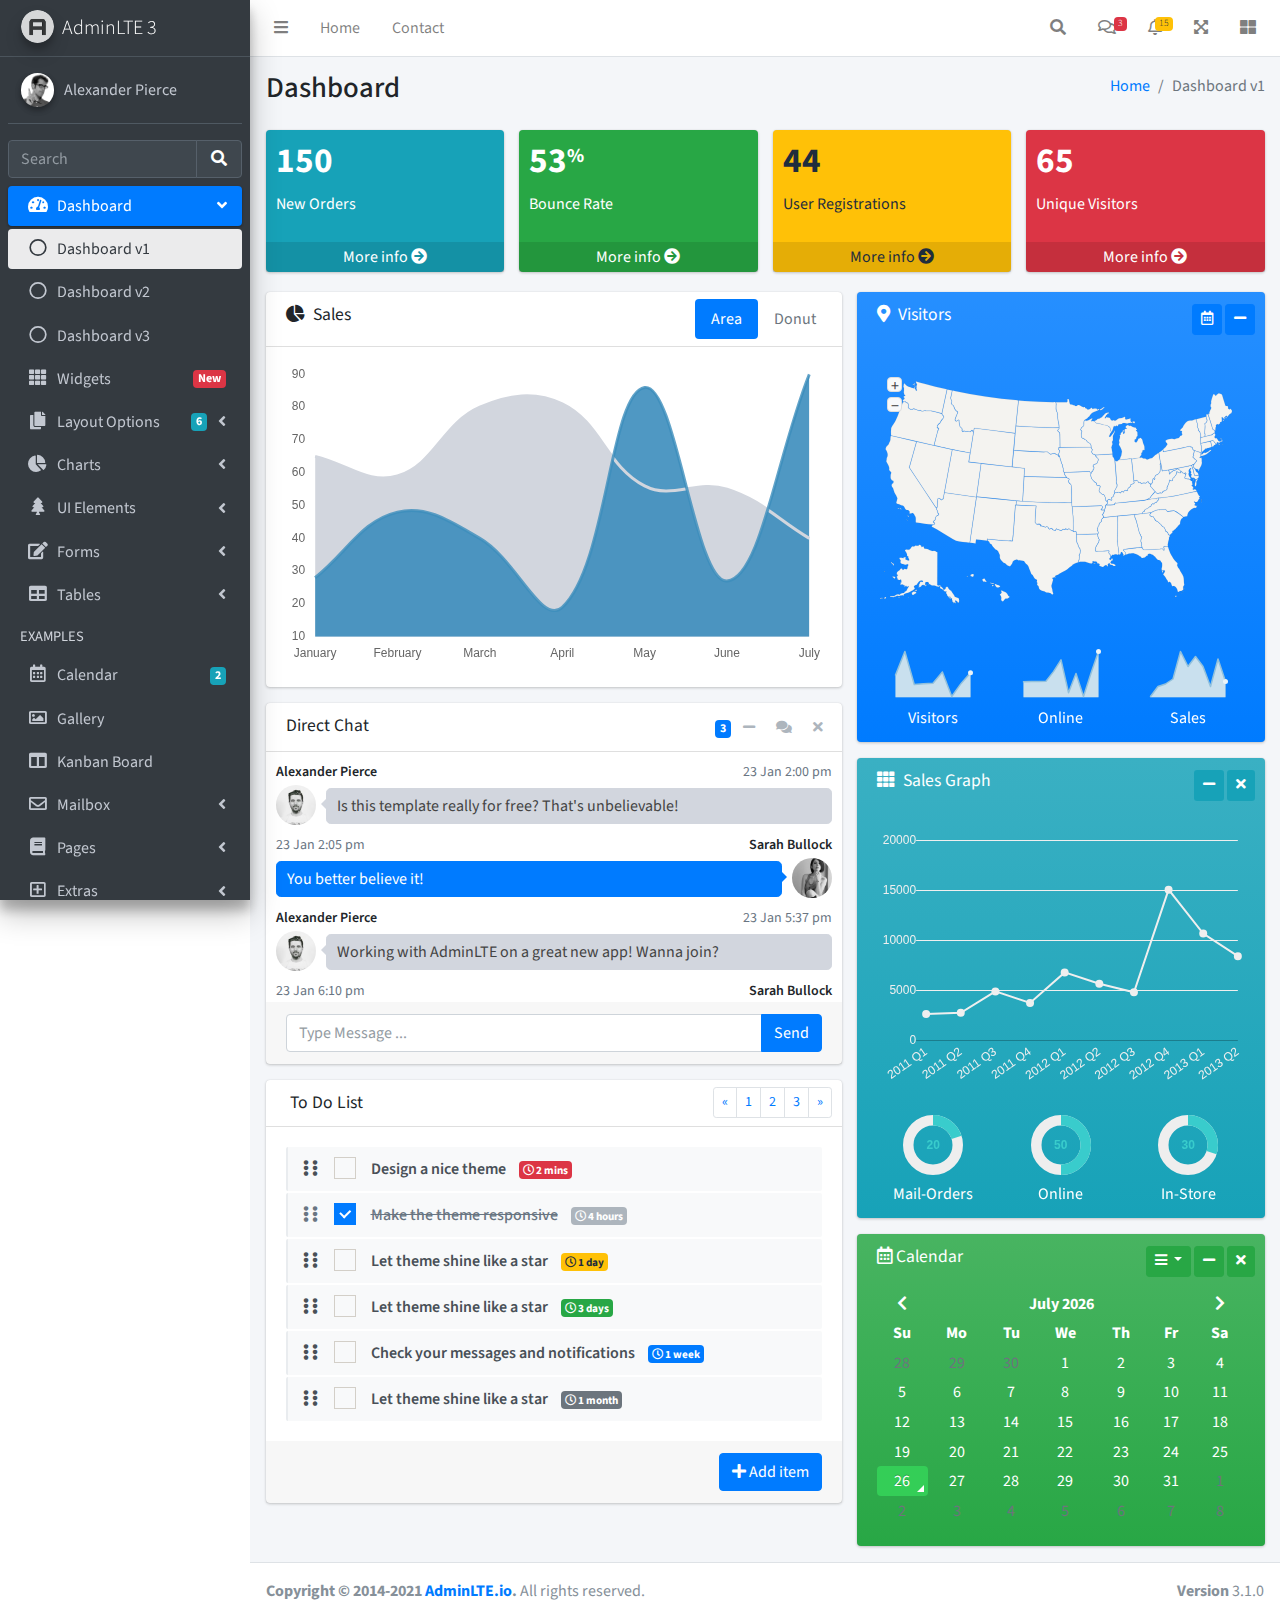
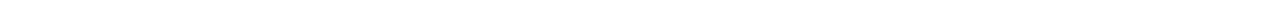
<file: AdminLTE/index-copy.html>
<!DOCTYPE html>
<html lang="en">
<head>
  <meta charset="utf-8">
  <meta name="viewport" content="width=device-width, initial-scale=1">
  <title>AdminLTE 3 | Dashboard</title>

  <!-- Google Font: Source Sans Pro -->
  <link rel="stylesheet" href="https://fonts.googleapis.com/css?family=Source+Sans+Pro:300,400,400i,700&display=fallback">
  <!-- Font Awesome -->
  <link rel="stylesheet" href="plugins/fontawesome-free/css/all.min.css">
  <!-- Ionicons -->
  <link rel="stylesheet" href="https://code.ionicframework.com/ionicons/2.0.1/css/ionicons.min.css">
  <!-- Tempusdominus Bootstrap 4 -->
  <link rel="stylesheet" href="plugins/tempusdominus-bootstrap-4/css/tempusdominus-bootstrap-4.min.css">
  <!-- iCheck -->
  <link rel="stylesheet" href="plugins/icheck-bootstrap/icheck-bootstrap.min.css">
  <!-- JQVMap -->
  <link rel="stylesheet" href="plugins/jqvmap/jqvmap.min.css">
  <!-- Theme style -->
  <link rel="stylesheet" href="dist/css/adminlte.min.css">
  <!-- overlayScrollbars -->
  <link rel="stylesheet" href="plugins/overlayScrollbars/css/OverlayScrollbars.min.css">
  <!-- Daterange picker -->
  <link rel="stylesheet" href="plugins/daterangepicker/daterangepicker.css">
  <!-- summernote -->
  <link rel="stylesheet" href="plugins/summernote/summernote-bs4.min.css">
</head>
<body class="hold-transition sidebar-mini layout-fixed">
<div class="wrapper">

  <!-- Preloader -->
  <div class="preloader flex-column justify-content-center align-items-center">
    <img class="animation__shake" src="dist/img/AdminLTELogo.png" alt="AdminLTELogo" height="60" width="60">
  </div>

  <!-- Navbar -->
  <nav class="main-header navbar navbar-expand navbar-white navbar-light">
    <!-- Left navbar links -->
    <ul class="navbar-nav">
      <li class="nav-item">
        <a class="nav-link" data-widget="pushmenu" href="#" role="button"><i class="fas fa-bars"></i></a>
      </li>
      <li class="nav-item d-none d-sm-inline-block">
        <a href="index3.html" class="nav-link">Home</a>
      </li>
      <li class="nav-item d-none d-sm-inline-block">
        <a href="#" class="nav-link">Contact</a>
      </li>
    </ul>

    <!-- Right navbar links -->
    <ul class="navbar-nav ml-auto">
      <!-- Navbar Search -->
      <li class="nav-item">
        <a class="nav-link" data-widget="navbar-search" href="#" role="button">
          <i class="fas fa-search"></i>
        </a>
        <div class="navbar-search-block">
          <form class="form-inline">
            <div class="input-group input-group-sm">
              <input class="form-control form-control-navbar" type="search" placeholder="Search" aria-label="Search">
              <div class="input-group-append">
                <button class="btn btn-navbar" type="submit">
                  <i class="fas fa-search"></i>
                </button>
                <button class="btn btn-navbar" type="button" data-widget="navbar-search">
                  <i class="fas fa-times"></i>
                </button>
              </div>
            </div>
          </form>
        </div>
      </li>

      <!-- Messages Dropdown Menu -->
      <li class="nav-item dropdown">
        <a class="nav-link" data-toggle="dropdown" href="#">
          <i class="far fa-comments"></i>
          <span class="badge badge-danger navbar-badge">3</span>
        </a>
        <div class="dropdown-menu dropdown-menu-lg dropdown-menu-right">
          <a href="#" class="dropdown-item">
            <!-- Message Start -->
            <div class="media">
              <img src="dist/img/user1-128x128.jpg" alt="User Avatar" class="img-size-50 mr-3 img-circle">
              <div class="media-body">
                <h3 class="dropdown-item-title">
                  Brad Diesel
                  <span class="float-right text-sm text-danger"><i class="fas fa-star"></i></span>
                </h3>
                <p class="text-sm">Call me whenever you can...</p>
                <p class="text-sm text-muted"><i class="far fa-clock mr-1"></i> 4 Hours Ago</p>
              </div>
            </div>
            <!-- Message End -->
          </a>
          <div class="dropdown-divider"></div>
          <a href="#" class="dropdown-item">
            <!-- Message Start -->
            <div class="media">
              <img src="dist/img/user8-128x128.jpg" alt="User Avatar" class="img-size-50 img-circle mr-3">
              <div class="media-body">
                <h3 class="dropdown-item-title">
                  John Pierce
                  <span class="float-right text-sm text-muted"><i class="fas fa-star"></i></span>
                </h3>
                <p class="text-sm">I got your message bro</p>
                <p class="text-sm text-muted"><i class="far fa-clock mr-1"></i> 4 Hours Ago</p>
              </div>
            </div>
            <!-- Message End -->
          </a>
          <div class="dropdown-divider"></div>
          <a href="#" class="dropdown-item">
            <!-- Message Start -->
            <div class="media">
              <img src="dist/img/user3-128x128.jpg" alt="User Avatar" class="img-size-50 img-circle mr-3">
              <div class="media-body">
                <h3 class="dropdown-item-title">
                  Nora Silvester
                  <span class="float-right text-sm text-warning"><i class="fas fa-star"></i></span>
                </h3>
                <p class="text-sm">The subject goes here</p>
                <p class="text-sm text-muted"><i class="far fa-clock mr-1"></i> 4 Hours Ago</p>
              </div>
            </div>
            <!-- Message End -->
          </a>
          <div class="dropdown-divider"></div>
          <a href="#" class="dropdown-item dropdown-footer">See All Messages</a>
        </div>
      </li>
      <!-- Notifications Dropdown Menu -->
      <li class="nav-item dropdown">
        <a class="nav-link" data-toggle="dropdown" href="#">
          <i class="far fa-bell"></i>
          <span class="badge badge-warning navbar-badge">15</span>
        </a>
        <div class="dropdown-menu dropdown-menu-lg dropdown-menu-right">
          <span class="dropdown-item dropdown-header">15 Notifications</span>
          <div class="dropdown-divider"></div>
          <a href="#" class="dropdown-item">
            <i class="fas fa-envelope mr-2"></i> 4 new messages
            <span class="float-right text-muted text-sm">3 mins</span>
          </a>
          <div class="dropdown-divider"></div>
          <a href="#" class="dropdown-item">
            <i class="fas fa-users mr-2"></i> 8 friend requests
            <span class="float-right text-muted text-sm">12 hours</span>
          </a>
          <div class="dropdown-divider"></div>
          <a href="#" class="dropdown-item">
            <i class="fas fa-file mr-2"></i> 3 new reports
            <span class="float-right text-muted text-sm">2 days</span>
          </a>
          <div class="dropdown-divider"></div>
          <a href="#" class="dropdown-item dropdown-footer">See All Notifications</a>
        </div>
      </li>
      <li class="nav-item">
        <a class="nav-link" data-widget="fullscreen" href="#" role="button">
          <i class="fas fa-expand-arrows-alt"></i>
        </a>
      </li>
      <li class="nav-item">
        <a class="nav-link" data-widget="control-sidebar" data-slide="true" href="#" role="button">
          <i class="fas fa-th-large"></i>
        </a>
      </li>
    </ul>
  </nav>
  <!-- /.navbar -->

  <!-- Main Sidebar Container -->
  <aside class="main-sidebar sidebar-dark-primary elevation-4">
    <!-- Brand Logo -->
    <a href="index3.html" class="brand-link">
      <img src="dist/img/AdminLTELogo.png" alt="AdminLTE Logo" class="brand-image img-circle elevation-3" style="opacity: .8">
      <span class="brand-text font-weight-light">AdminLTE 3</span>
    </a>

    <!-- Sidebar -->
    <div class="sidebar">
      <!-- Sidebar user panel (optional) -->
      <div class="user-panel mt-3 pb-3 mb-3 d-flex">
        <div class="image">
          <img src="dist/img/user2-160x160.jpg" class="img-circle elevation-2" alt="User Image">
        </div>
        <div class="info">
          <a href="#" class="d-block">Alexander Pierce</a>
        </div>
      </div>

      <!-- SidebarSearch Form -->
      <div class="form-inline">
        <div class="input-group" data-widget="sidebar-search">
          <input class="form-control form-control-sidebar" type="search" placeholder="Search" aria-label="Search">
          <div class="input-group-append">
            <button class="btn btn-sidebar">
              <i class="fas fa-search fa-fw"></i>
            </button>
          </div>
        </div>
      </div>

      <!-- Sidebar Menu -->
      <nav class="mt-2">
        <ul class="nav nav-pills nav-sidebar flex-column" data-widget="treeview" role="menu" data-accordion="false">
          <!-- Add icons to the links using the .nav-icon class
               with font-awesome or any other icon font library -->
          <li class="nav-item menu-open">
            <a href="#" class="nav-link active">
              <i class="nav-icon fas fa-tachometer-alt"></i>
              <p>
                Dashboard
                <i class="right fas fa-angle-left"></i>
              </p>
            </a>
            <ul class="nav nav-treeview">
              <li class="nav-item">
                <a href="./index.html" class="nav-link active">
                  <i class="far fa-circle nav-icon"></i>
                  <p>Dashboard v1</p>
                </a>
              </li>
              <li class="nav-item">
                <a href="./index2.html" class="nav-link">
                  <i class="far fa-circle nav-icon"></i>
                  <p>Dashboard v2</p>
                </a>
              </li>
              <li class="nav-item">
                <a href="./index3.html" class="nav-link">
                  <i class="far fa-circle nav-icon"></i>
                  <p>Dashboard v3</p>
                </a>
              </li>
            </ul>
          </li>
          <li class="nav-item">
            <a href="pages/widgets.html" class="nav-link">
              <i class="nav-icon fas fa-th"></i>
              <p>
                Widgets
                <span class="right badge badge-danger">New</span>
              </p>
            </a>
          </li>
          <li class="nav-item">
            <a href="#" class="nav-link">
              <i class="nav-icon fas fa-copy"></i>
              <p>
                Layout Options
                <i class="fas fa-angle-left right"></i>
                <span class="badge badge-info right">6</span>
              </p>
            </a>
            <ul class="nav nav-treeview">
              <li class="nav-item">
                <a href="pages/layout/top-nav.html" class="nav-link">
                  <i class="far fa-circle nav-icon"></i>
                  <p>Top Navigation</p>
                </a>
              </li>
              <li class="nav-item">
                <a href="pages/layout/top-nav-sidebar.html" class="nav-link">
                  <i class="far fa-circle nav-icon"></i>
                  <p>Top Navigation + Sidebar</p>
                </a>
              </li>
              <li class="nav-item">
                <a href="pages/layout/boxed.html" class="nav-link">
                  <i class="far fa-circle nav-icon"></i>
                  <p>Boxed</p>
                </a>
              </li>
              <li class="nav-item">
                <a href="pages/layout/fixed-sidebar.html" class="nav-link">
                  <i class="far fa-circle nav-icon"></i>
                  <p>Fixed Sidebar</p>
                </a>
              </li>
              <li class="nav-item">
                <a href="pages/layout/fixed-sidebar-custom.html" class="nav-link">
                  <i class="far fa-circle nav-icon"></i>
                  <p>Fixed Sidebar <small>+ Custom Area</small></p>
                </a>
              </li>
              <li class="nav-item">
                <a href="pages/layout/fixed-topnav.html" class="nav-link">
                  <i class="far fa-circle nav-icon"></i>
                  <p>Fixed Navbar</p>
                </a>
              </li>
              <li class="nav-item">
                <a href="pages/layout/fixed-footer.html" class="nav-link">
                  <i class="far fa-circle nav-icon"></i>
                  <p>Fixed Footer</p>
                </a>
              </li>
              <li class="nav-item">
                <a href="pages/layout/collapsed-sidebar.html" class="nav-link">
                  <i class="far fa-circle nav-icon"></i>
                  <p>Collapsed Sidebar</p>
                </a>
              </li>
            </ul>
          </li>
          <li class="nav-item">
            <a href="#" class="nav-link">
              <i class="nav-icon fas fa-chart-pie"></i>
              <p>
                Charts
                <i class="right fas fa-angle-left"></i>
              </p>
            </a>
            <ul class="nav nav-treeview">
              <li class="nav-item">
                <a href="pages/charts/chartjs.html" class="nav-link">
                  <i class="far fa-circle nav-icon"></i>
                  <p>ChartJS</p>
                </a>
              </li>
              <li class="nav-item">
                <a href="pages/charts/flot.html" class="nav-link">
                  <i class="far fa-circle nav-icon"></i>
                  <p>Flot</p>
                </a>
              </li>
              <li class="nav-item">
                <a href="pages/charts/inline.html" class="nav-link">
                  <i class="far fa-circle nav-icon"></i>
                  <p>Inline</p>
                </a>
              </li>
              <li class="nav-item">
                <a href="pages/charts/uplot.html" class="nav-link">
                  <i class="far fa-circle nav-icon"></i>
                  <p>uPlot</p>
                </a>
              </li>
            </ul>
          </li>
          <li class="nav-item">
            <a href="#" class="nav-link">
              <i class="nav-icon fas fa-tree"></i>
              <p>
                UI Elements
                <i class="fas fa-angle-left right"></i>
              </p>
            </a>
            <ul class="nav nav-treeview">
              <li class="nav-item">
                <a href="pages/UI/general.html" class="nav-link">
                  <i class="far fa-circle nav-icon"></i>
                  <p>General</p>
                </a>
              </li>
              <li class="nav-item">
                <a href="pages/UI/icons.html" class="nav-link">
                  <i class="far fa-circle nav-icon"></i>
                  <p>Icons</p>
                </a>
              </li>
              <li class="nav-item">
                <a href="pages/UI/buttons.html" class="nav-link">
                  <i class="far fa-circle nav-icon"></i>
                  <p>Buttons</p>
                </a>
              </li>
              <li class="nav-item">
                <a href="pages/UI/sliders.html" class="nav-link">
                  <i class="far fa-circle nav-icon"></i>
                  <p>Sliders</p>
                </a>
              </li>
              <li class="nav-item">
                <a href="pages/UI/modals.html" class="nav-link">
                  <i class="far fa-circle nav-icon"></i>
                  <p>Modals & Alerts</p>
                </a>
              </li>
              <li class="nav-item">
                <a href="pages/UI/navbar.html" class="nav-link">
                  <i class="far fa-circle nav-icon"></i>
                  <p>Navbar & Tabs</p>
                </a>
              </li>
              <li class="nav-item">
                <a href="pages/UI/timeline.html" class="nav-link">
                  <i class="far fa-circle nav-icon"></i>
                  <p>Timeline</p>
                </a>
              </li>
              <li class="nav-item">
                <a href="pages/UI/ribbons.html" class="nav-link">
                  <i class="far fa-circle nav-icon"></i>
                  <p>Ribbons</p>
                </a>
              </li>
            </ul>
          </li>
          <li class="nav-item">
            <a href="#" class="nav-link">
              <i class="nav-icon fas fa-edit"></i>
              <p>
                Forms
                <i class="fas fa-angle-left right"></i>
              </p>
            </a>
            <ul class="nav nav-treeview">
              <li class="nav-item">
                <a href="pages/forms/general.html" class="nav-link">
                  <i class="far fa-circle nav-icon"></i>
                  <p>General Elements</p>
                </a>
              </li>
              <li class="nav-item">
                <a href="pages/forms/advanced.html" class="nav-link">
                  <i class="far fa-circle nav-icon"></i>
                  <p>Advanced Elements</p>
                </a>
              </li>
              <li class="nav-item">
                <a href="pages/forms/editors.html" class="nav-link">
                  <i class="far fa-circle nav-icon"></i>
                  <p>Editors</p>
                </a>
              </li>
              <li class="nav-item">
                <a href="pages/forms/validation.html" class="nav-link">
                  <i class="far fa-circle nav-icon"></i>
                  <p>Validation</p>
                </a>
              </li>
            </ul>
          </li>
          <li class="nav-item">
            <a href="#" class="nav-link">
              <i class="nav-icon fas fa-table"></i>
              <p>
                Tables
                <i class="fas fa-angle-left right"></i>
              </p>
            </a>
            <ul class="nav nav-treeview">
              <li class="nav-item">
                <a href="pages/tables/simple.html" class="nav-link">
                  <i class="far fa-circle nav-icon"></i>
                  <p>Simple Tables</p>
                </a>
              </li>
              <li class="nav-item">
                <a href="pages/tables/data.html" class="nav-link">
                  <i class="far fa-circle nav-icon"></i>
                  <p>DataTables</p>
                </a>
              </li>
              <li class="nav-item">
                <a href="pages/tables/jsgrid.html" class="nav-link">
                  <i class="far fa-circle nav-icon"></i>
                  <p>jsGrid</p>
                </a>
              </li>
            </ul>
          </li>
          <li class="nav-header">EXAMPLES</li>
          <li class="nav-item">
            <a href="pages/calendar.html" class="nav-link">
              <i class="nav-icon far fa-calendar-alt"></i>
              <p>
                Calendar
                <span class="badge badge-info right">2</span>
              </p>
            </a>
          </li>
          <li class="nav-item">
            <a href="pages/gallery.html" class="nav-link">
              <i class="nav-icon far fa-image"></i>
              <p>
                Gallery
              </p>
            </a>
          </li>
          <li class="nav-item">
            <a href="pages/kanban.html" class="nav-link">
              <i class="nav-icon fas fa-columns"></i>
              <p>
                Kanban Board
              </p>
            </a>
          </li>
          <li class="nav-item">
            <a href="#" class="nav-link">
              <i class="nav-icon far fa-envelope"></i>
              <p>
                Mailbox
                <i class="fas fa-angle-left right"></i>
              </p>
            </a>
            <ul class="nav nav-treeview">
              <li class="nav-item">
                <a href="pages/mailbox/mailbox.html" class="nav-link">
                  <i class="far fa-circle nav-icon"></i>
                  <p>Inbox</p>
                </a>
              </li>
              <li class="nav-item">
                <a href="pages/mailbox/compose.html" class="nav-link">
                  <i class="far fa-circle nav-icon"></i>
                  <p>Compose</p>
                </a>
              </li>
              <li class="nav-item">
                <a href="pages/mailbox/read-mail.html" class="nav-link">
                  <i class="far fa-circle nav-icon"></i>
                  <p>Read</p>
                </a>
              </li>
            </ul>
          </li>
          <li class="nav-item">
            <a href="#" class="nav-link">
              <i class="nav-icon fas fa-book"></i>
              <p>
                Pages
                <i class="fas fa-angle-left right"></i>
              </p>
            </a>
            <ul class="nav nav-treeview">
              <li class="nav-item">
                <a href="pages/examples/invoice.html" class="nav-link">
                  <i class="far fa-circle nav-icon"></i>
                  <p>Invoice</p>
                </a>
              </li>
              <li class="nav-item">
                <a href="pages/examples/profile.html" class="nav-link">
                  <i class="far fa-circle nav-icon"></i>
                  <p>Profile</p>
                </a>
              </li>
              <li class="nav-item">
                <a href="pages/examples/e-commerce.html" class="nav-link">
                  <i class="far fa-circle nav-icon"></i>
                  <p>E-commerce</p>
                </a>
              </li>
              <li class="nav-item">
                <a href="pages/examples/projects.html" class="nav-link">
                  <i class="far fa-circle nav-icon"></i>
                  <p>Projects</p>
                </a>
              </li>
              <li class="nav-item">
                <a href="pages/examples/project-add.html" class="nav-link">
                  <i class="far fa-circle nav-icon"></i>
                  <p>Project Add</p>
                </a>
              </li>
              <li class="nav-item">
                <a href="pages/examples/project-edit.html" class="nav-link">
                  <i class="far fa-circle nav-icon"></i>
                  <p>Project Edit</p>
                </a>
              </li>
              <li class="nav-item">
                <a href="pages/examples/project-detail.html" class="nav-link">
                  <i class="far fa-circle nav-icon"></i>
                  <p>Project Detail</p>
                </a>
              </li>
              <li class="nav-item">
                <a href="pages/examples/contacts.html" class="nav-link">
                  <i class="far fa-circle nav-icon"></i>
                  <p>Contacts</p>
                </a>
              </li>
              <li class="nav-item">
                <a href="pages/examples/faq.html" class="nav-link">
                  <i class="far fa-circle nav-icon"></i>
                  <p>FAQ</p>
                </a>
              </li>
              <li class="nav-item">
                <a href="pages/examples/contact-us.html" class="nav-link">
                  <i class="far fa-circle nav-icon"></i>
                  <p>Contact us</p>
                </a>
              </li>
            </ul>
          </li>
          <li class="nav-item">
            <a href="#" class="nav-link">
              <i class="nav-icon far fa-plus-square"></i>
              <p>
                Extras
                <i class="fas fa-angle-left right"></i>
              </p>
            </a>
            <ul class="nav nav-treeview">
              <li class="nav-item">
                <a href="#" class="nav-link">
                  <i class="far fa-circle nav-icon"></i>
                  <p>
                    Login & Register v1
                    <i class="fas fa-angle-left right"></i>
                  </p>
                </a>
                <ul class="nav nav-treeview">
                  <li class="nav-item">
                    <a href="pages/examples/login.html" class="nav-link">
                      <i class="far fa-circle nav-icon"></i>
                      <p>Login v1</p>
                    </a>
                  </li>
                  <li class="nav-item">
                    <a href="pages/examples/register.html" class="nav-link">
                      <i class="far fa-circle nav-icon"></i>
                      <p>Register v1</p>
                    </a>
                  </li>
                  <li class="nav-item">
                    <a href="pages/examples/forgot-password.html" class="nav-link">
                      <i class="far fa-circle nav-icon"></i>
                      <p>Forgot Password v1</p>
                    </a>
                  </li>
                  <li class="nav-item">
                    <a href="pages/examples/recover-password.html" class="nav-link">
                      <i class="far fa-circle nav-icon"></i>
                      <p>Recover Password v1</p>
                    </a>
                  </li>
                </ul>
              </li>
              <li class="nav-item">
                <a href="#" class="nav-link">
                  <i class="far fa-circle nav-icon"></i>
                  <p>
                    Login & Register v2
                    <i class="fas fa-angle-left right"></i>
                  </p>
                </a>
                <ul class="nav nav-treeview">
                  <li class="nav-item">
                    <a href="pages/examples/login-v2.html" class="nav-link">
                      <i class="far fa-circle nav-icon"></i>
                      <p>Login v2</p>
                    </a>
                  </li>
                  <li class="nav-item">
                    <a href="pages/examples/register-v2.html" class="nav-link">
                      <i class="far fa-circle nav-icon"></i>
                      <p>Register v2</p>
                    </a>
                  </li>
                  <li class="nav-item">
                    <a href="pages/examples/forgot-password-v2.html" class="nav-link">
                      <i class="far fa-circle nav-icon"></i>
                      <p>Forgot Password v2</p>
                    </a>
                  </li>
                  <li class="nav-item">
                    <a href="pages/examples/recover-password-v2.html" class="nav-link">
                      <i class="far fa-circle nav-icon"></i>
                      <p>Recover Password v2</p>
                    </a>
                  </li>
                </ul>
              </li>
              <li class="nav-item">
                <a href="pages/examples/lockscreen.html" class="nav-link">
                  <i class="far fa-circle nav-icon"></i>
                  <p>Lockscreen</p>
                </a>
              </li>
              <li class="nav-item">
                <a href="pages/examples/legacy-user-menu.html" class="nav-link">
                  <i class="far fa-circle nav-icon"></i>
                  <p>Legacy User Menu</p>
                </a>
              </li>
              <li class="nav-item">
                <a href="pages/examples/language-menu.html" class="nav-link">
                  <i class="far fa-circle nav-icon"></i>
                  <p>Language Menu</p>
                </a>
              </li>
              <li class="nav-item">
                <a href="pages/examples/404.html" class="nav-link">
                  <i class="far fa-circle nav-icon"></i>
                  <p>Error 404</p>
                </a>
              </li>
              <li class="nav-item">
                <a href="pages/examples/500.html" class="nav-link">
                  <i class="far fa-circle nav-icon"></i>
                  <p>Error 500</p>
                </a>
              </li>
              <li class="nav-item">
                <a href="pages/examples/pace.html" class="nav-link">
                  <i class="far fa-circle nav-icon"></i>
                  <p>Pace</p>
                </a>
              </li>
              <li class="nav-item">
                <a href="pages/examples/blank.html" class="nav-link">
                  <i class="far fa-circle nav-icon"></i>
                  <p>Blank Page</p>
                </a>
              </li>
              <li class="nav-item">
                <a href="starter.html" class="nav-link">
                  <i class="far fa-circle nav-icon"></i>
                  <p>Starter Page</p>
                </a>
              </li>
            </ul>
          </li>
          <li class="nav-item">
            <a href="#" class="nav-link">
              <i class="nav-icon fas fa-search"></i>
              <p>
                Search
                <i class="fas fa-angle-left right"></i>
              </p>
            </a>
            <ul class="nav nav-treeview">
              <li class="nav-item">
                <a href="pages/search/simple.html" class="nav-link">
                  <i class="far fa-circle nav-icon"></i>
                  <p>Simple Search</p>
                </a>
              </li>
              <li class="nav-item">
                <a href="pages/search/enhanced.html" class="nav-link">
                  <i class="far fa-circle nav-icon"></i>
                  <p>Enhanced</p>
                </a>
              </li>
            </ul>
          </li>
          <li class="nav-header">MISCELLANEOUS</li>
          <li class="nav-item">
            <a href="iframe.html" class="nav-link">
              <i class="nav-icon fas fa-ellipsis-h"></i>
              <p>Tabbed IFrame Plugin</p>
            </a>
          </li>
          <li class="nav-item">
            <a href="https://adminlte.io/docs/3.1/" class="nav-link">
              <i class="nav-icon fas fa-file"></i>
              <p>Documentation</p>
            </a>
          </li>
          <li class="nav-header">MULTI LEVEL EXAMPLE</li>
          <li class="nav-item">
            <a href="#" class="nav-link">
              <i class="fas fa-circle nav-icon"></i>
              <p>Level 1</p>
            </a>
          </li>
          <li class="nav-item">
            <a href="#" class="nav-link">
              <i class="nav-icon fas fa-circle"></i>
              <p>
                Level 1
                <i class="right fas fa-angle-left"></i>
              </p>
            </a>
            <ul class="nav nav-treeview">
              <li class="nav-item">
                <a href="#" class="nav-link">
                  <i class="far fa-circle nav-icon"></i>
                  <p>Level 2</p>
                </a>
              </li>
              <li class="nav-item">
                <a href="#" class="nav-link">
                  <i class="far fa-circle nav-icon"></i>
                  <p>
                    Level 2
                    <i class="right fas fa-angle-left"></i>
                  </p>
                </a>
                <ul class="nav nav-treeview">
                  <li class="nav-item">
                    <a href="#" class="nav-link">
                      <i class="far fa-dot-circle nav-icon"></i>
                      <p>Level 3</p>
                    </a>
                  </li>
                  <li class="nav-item">
                    <a href="#" class="nav-link">
                      <i class="far fa-dot-circle nav-icon"></i>
                      <p>Level 3</p>
                    </a>
                  </li>
                  <li class="nav-item">
                    <a href="#" class="nav-link">
                      <i class="far fa-dot-circle nav-icon"></i>
                      <p>Level 3</p>
                    </a>
                  </li>
                </ul>
              </li>
              <li class="nav-item">
                <a href="#" class="nav-link">
                  <i class="far fa-circle nav-icon"></i>
                  <p>Level 2</p>
                </a>
              </li>
            </ul>
          </li>
          <li class="nav-item">
            <a href="#" class="nav-link">
              <i class="fas fa-circle nav-icon"></i>
              <p>Level 1</p>
            </a>
          </li>
          <li class="nav-header">LABELS</li>
          <li class="nav-item">
            <a href="#" class="nav-link">
              <i class="nav-icon far fa-circle text-danger"></i>
              <p class="text">Important</p>
            </a>
          </li>
          <li class="nav-item">
            <a href="#" class="nav-link">
              <i class="nav-icon far fa-circle text-warning"></i>
              <p>Warning</p>
            </a>
          </li>
          <li class="nav-item">
            <a href="#" class="nav-link">
              <i class="nav-icon far fa-circle text-info"></i>
              <p>Informational</p>
            </a>
          </li>
        </ul>
      </nav>
      <!-- /.sidebar-menu -->
    </div>
    <!-- /.sidebar -->
  </aside>

  <!-- Content Wrapper. Contains page content -->
  <div class="content-wrapper">
    <!-- Content Header (Page header) -->
    <div class="content-header">
      <div class="container-fluid">
        <div class="row mb-2">
          <div class="col-sm-6">
            <h1 class="m-0">Dashboard</h1>
          </div><!-- /.col -->
          <div class="col-sm-6">
            <ol class="breadcrumb float-sm-right">
              <li class="breadcrumb-item"><a href="#">Home</a></li>
              <li class="breadcrumb-item active">Dashboard v1</li>
            </ol>
          </div><!-- /.col -->
        </div><!-- /.row -->
      </div><!-- /.container-fluid -->
    </div>
    <!-- /.content-header -->

    <!-- Main content -->
    <section class="content">
      <div class="container-fluid">
        <!-- Small boxes (Stat box) -->
        <div class="row">
          <div class="col-lg-3 col-6">
            <!-- small box -->
            <div class="small-box bg-info">
              <div class="inner">
                <h3>150</h3>

                <p>New Orders</p>
              </div>
              <div class="icon">
                <i class="ion ion-bag"></i>
              </div>
              <a href="#" class="small-box-footer">More info <i class="fas fa-arrow-circle-right"></i></a>
            </div>
          </div>
          <!-- ./col -->
          <div class="col-lg-3 col-6">
            <!-- small box -->
            <div class="small-box bg-success">
              <div class="inner">
                <h3>53<sup style="font-size: 20px">%</sup></h3>

                <p>Bounce Rate</p>
              </div>
              <div class="icon">
                <i class="ion ion-stats-bars"></i>
              </div>
              <a href="#" class="small-box-footer">More info <i class="fas fa-arrow-circle-right"></i></a>
            </div>
          </div>
          <!-- ./col -->
          <div class="col-lg-3 col-6">
            <!-- small box -->
            <div class="small-box bg-warning">
              <div class="inner">
                <h3>44</h3>

                <p>User Registrations</p>
              </div>
              <div class="icon">
                <i class="ion ion-person-add"></i>
              </div>
              <a href="#" class="small-box-footer">More info <i class="fas fa-arrow-circle-right"></i></a>
            </div>
          </div>
          <!-- ./col -->
          <div class="col-lg-3 col-6">
            <!-- small box -->
            <div class="small-box bg-danger">
              <div class="inner">
                <h3>65</h3>

                <p>Unique Visitors</p>
              </div>
              <div class="icon">
                <i class="ion ion-pie-graph"></i>
              </div>
              <a href="#" class="small-box-footer">More info <i class="fas fa-arrow-circle-right"></i></a>
            </div>
          </div>
          <!-- ./col -->
        </div>
        <!-- /.row -->
        <!-- Main row -->
        <div class="row">
          <!-- Left col -->
          <section class="col-lg-7 connectedSortable">
            <!-- Custom tabs (Charts with tabs)-->
            <div class="card">
              <div class="card-header">
                <h3 class="card-title">
                  <i class="fas fa-chart-pie mr-1"></i>
                  Sales
                </h3>
                <div class="card-tools">
                  <ul class="nav nav-pills ml-auto">
                    <li class="nav-item">
                      <a class="nav-link active" href="#revenue-chart" data-toggle="tab">Area</a>
                    </li>
                    <li class="nav-item">
                      <a class="nav-link" href="#sales-chart" data-toggle="tab">Donut</a>
                    </li>
                  </ul>
                </div>
              </div><!-- /.card-header -->
              <div class="card-body">
                <div class="tab-content p-0">
                  <!-- Morris chart - Sales -->
                  <div class="chart tab-pane active" id="revenue-chart"
                       style="position: relative; height: 300px;">
                      <canvas id="revenue-chart-canvas" height="300" style="height: 300px;"></canvas>
                   </div>
                  <div class="chart tab-pane" id="sales-chart" style="position: relative; height: 300px;">
                    <canvas id="sales-chart-canvas" height="300" style="height: 300px;"></canvas>
                  </div>
                </div>
              </div><!-- /.card-body -->
            </div>
            <!-- /.card -->

            <!-- DIRECT CHAT -->
            <div class="card direct-chat direct-chat-primary">
              <div class="card-header">
                <h3 class="card-title">Direct Chat</h3>

                <div class="card-tools">
                  <span title="3 New Messages" class="badge badge-primary">3</span>
                  <button type="button" class="btn btn-tool" data-card-widget="collapse">
                    <i class="fas fa-minus"></i>
                  </button>
                  <button type="button" class="btn btn-tool" title="Contacts" data-widget="chat-pane-toggle">
                    <i class="fas fa-comments"></i>
                  </button>
                  <button type="button" class="btn btn-tool" data-card-widget="remove">
                    <i class="fas fa-times"></i>
                  </button>
                </div>
              </div>
              <!-- /.card-header -->
              <div class="card-body">
                <!-- Conversations are loaded here -->
                <div class="direct-chat-messages">
                  <!-- Message. Default to the left -->
                  <div class="direct-chat-msg">
                    <div class="direct-chat-infos clearfix">
                      <span class="direct-chat-name float-left">Alexander Pierce</span>
                      <span class="direct-chat-timestamp float-right">23 Jan 2:00 pm</span>
                    </div>
                    <!-- /.direct-chat-infos -->
                    <img class="direct-chat-img" src="dist/img/user1-128x128.jpg" alt="message user image">
                    <!-- /.direct-chat-img -->
                    <div class="direct-chat-text">
                      Is this template really for free? That's unbelievable!
                    </div>
                    <!-- /.direct-chat-text -->
                  </div>
                  <!-- /.direct-chat-msg -->

                  <!-- Message to the right -->
                  <div class="direct-chat-msg right">
                    <div class="direct-chat-infos clearfix">
                      <span class="direct-chat-name float-right">Sarah Bullock</span>
                      <span class="direct-chat-timestamp float-left">23 Jan 2:05 pm</span>
                    </div>
                    <!-- /.direct-chat-infos -->
                    <img class="direct-chat-img" src="dist/img/user3-128x128.jpg" alt="message user image">
                    <!-- /.direct-chat-img -->
                    <div class="direct-chat-text">
                      You better believe it!
                    </div>
                    <!-- /.direct-chat-text -->
                  </div>
                  <!-- /.direct-chat-msg -->

                  <!-- Message. Default to the left -->
                  <div class="direct-chat-msg">
                    <div class="direct-chat-infos clearfix">
                      <span class="direct-chat-name float-left">Alexander Pierce</span>
                      <span class="direct-chat-timestamp float-right">23 Jan 5:37 pm</span>
                    </div>
                    <!-- /.direct-chat-infos -->
                    <img class="direct-chat-img" src="dist/img/user1-128x128.jpg" alt="message user image">
                    <!-- /.direct-chat-img -->
                    <div class="direct-chat-text">
                      Working with AdminLTE on a great new app! Wanna join?
                    </div>
                    <!-- /.direct-chat-text -->
                  </div>
                  <!-- /.direct-chat-msg -->

                  <!-- Message to the right -->
                  <div class="direct-chat-msg right">
                    <div class="direct-chat-infos clearfix">
                      <span class="direct-chat-name float-right">Sarah Bullock</span>
                      <span class="direct-chat-timestamp float-left">23 Jan 6:10 pm</span>
                    </div>
                    <!-- /.direct-chat-infos -->
                    <img class="direct-chat-img" src="dist/img/user3-128x128.jpg" alt="message user image">
                    <!-- /.direct-chat-img -->
                    <div class="direct-chat-text">
                      I would love to.
                    </div>
                    <!-- /.direct-chat-text -->
                  </div>
                  <!-- /.direct-chat-msg -->

                </div>
                <!--/.direct-chat-messages-->

                <!-- Contacts are loaded here -->
                <div class="direct-chat-contacts">
                  <ul class="contacts-list">
                    <li>
                      <a href="#">
                        <img class="contacts-list-img" src="dist/img/user1-128x128.jpg" alt="User Avatar">

                        <div class="contacts-list-info">
                          <span class="contacts-list-name">
                            Count Dracula
                            <small class="contacts-list-date float-right">2/28/2015</small>
                          </span>
                          <span class="contacts-list-msg">How have you been? I was...</span>
                        </div>
                        <!-- /.contacts-list-info -->
                      </a>
                    </li>
                    <!-- End Contact Item -->
                    <li>
                      <a href="#">
                        <img class="contacts-list-img" src="dist/img/user7-128x128.jpg" alt="User Avatar">

                        <div class="contacts-list-info">
                          <span class="contacts-list-name">
                            Sarah Doe
                            <small class="contacts-list-date float-right">2/23/2015</small>
                          </span>
                          <span class="contacts-list-msg">I will be waiting for...</span>
                        </div>
                        <!-- /.contacts-list-info -->
                      </a>
                    </li>
                    <!-- End Contact Item -->
                    <li>
                      <a href="#">
                        <img class="contacts-list-img" src="dist/img/user3-128x128.jpg" alt="User Avatar">

                        <div class="contacts-list-info">
                          <span class="contacts-list-name">
                            Nadia Jolie
                            <small class="contacts-list-date float-right">2/20/2015</small>
                          </span>
                          <span class="contacts-list-msg">I'll call you back at...</span>
                        </div>
                        <!-- /.contacts-list-info -->
                      </a>
                    </li>
                    <!-- End Contact Item -->
                    <li>
                      <a href="#">
                        <img class="contacts-list-img" src="dist/img/user5-128x128.jpg" alt="User Avatar">

                        <div class="contacts-list-info">
                          <span class="contacts-list-name">
                            Nora S. Vans
                            <small class="contacts-list-date float-right">2/10/2015</small>
                          </span>
                          <span class="contacts-list-msg">Where is your new...</span>
                        </div>
                        <!-- /.contacts-list-info -->
                      </a>
                    </li>
                    <!-- End Contact Item -->
                    <li>
                      <a href="#">
                        <img class="contacts-list-img" src="dist/img/user6-128x128.jpg" alt="User Avatar">

                        <div class="contacts-list-info">
                          <span class="contacts-list-name">
                            John K.
                            <small class="contacts-list-date float-right">1/27/2015</small>
                          </span>
                          <span class="contacts-list-msg">Can I take a look at...</span>
                        </div>
                        <!-- /.contacts-list-info -->
                      </a>
                    </li>
                    <!-- End Contact Item -->
                    <li>
                      <a href="#">
                        <img class="contacts-list-img" src="dist/img/user8-128x128.jpg" alt="User Avatar">

                        <div class="contacts-list-info">
                          <span class="contacts-list-name">
                            Kenneth M.
                            <small class="contacts-list-date float-right">1/4/2015</small>
                          </span>
                          <span class="contacts-list-msg">Never mind I found...</span>
                        </div>
                        <!-- /.contacts-list-info -->
                      </a>
                    </li>
                    <!-- End Contact Item -->
                  </ul>
                  <!-- /.contacts-list -->
                </div>
                <!-- /.direct-chat-pane -->
              </div>
              <!-- /.card-body -->
              <div class="card-footer">
                <form action="#" method="post">
                  <div class="input-group">
                    <input type="text" name="message" placeholder="Type Message ..." class="form-control">
                    <span class="input-group-append">
                      <button type="button" class="btn btn-primary">Send</button>
                    </span>
                  </div>
                </form>
              </div>
              <!-- /.card-footer-->
            </div>
            <!--/.direct-chat -->

            <!-- TO DO List -->
            <div class="card">
              <div class="card-header">
                <h3 class="card-title">
                  <i class="ion ion-clipboard mr-1"></i>
                  To Do List
                </h3>

                <div class="card-tools">
                  <ul class="pagination pagination-sm">
                    <li class="page-item"><a href="#" class="page-link">&laquo;</a></li>
                    <li class="page-item"><a href="#" class="page-link">1</a></li>
                    <li class="page-item"><a href="#" class="page-link">2</a></li>
                    <li class="page-item"><a href="#" class="page-link">3</a></li>
                    <li class="page-item"><a href="#" class="page-link">&raquo;</a></li>
                  </ul>
                </div>
              </div>
              <!-- /.card-header -->
              <div class="card-body">
                <ul class="todo-list" data-widget="todo-list">
                  <li>
                    <!-- drag handle -->
                    <span class="handle">
                      <i class="fas fa-ellipsis-v"></i>
                      <i class="fas fa-ellipsis-v"></i>
                    </span>
                    <!-- checkbox -->
                    <div  class="icheck-primary d-inline ml-2">
                      <input type="checkbox" value="" name="todo1" id="todoCheck1">
                      <label for="todoCheck1"></label>
                    </div>
                    <!-- todo text -->
                    <span class="text">Design a nice theme</span>
                    <!-- Emphasis label -->
                    <small class="badge badge-danger"><i class="far fa-clock"></i> 2 mins</small>
                    <!-- General tools such as edit or delete-->
                    <div class="tools">
                      <i class="fas fa-edit"></i>
                      <i class="fas fa-trash-o"></i>
                    </div>
                  </li>
                  <li>
                    <span class="handle">
                      <i class="fas fa-ellipsis-v"></i>
                      <i class="fas fa-ellipsis-v"></i>
                    </span>
                    <div  class="icheck-primary d-inline ml-2">
                      <input type="checkbox" value="" name="todo2" id="todoCheck2" checked>
                      <label for="todoCheck2"></label>
                    </div>
                    <span class="text">Make the theme responsive</span>
                    <small class="badge badge-info"><i class="far fa-clock"></i> 4 hours</small>
                    <div class="tools">
                      <i class="fas fa-edit"></i>
                      <i class="fas fa-trash-o"></i>
                    </div>
                  </li>
                  <li>
                    <span class="handle">
                      <i class="fas fa-ellipsis-v"></i>
                      <i class="fas fa-ellipsis-v"></i>
                    </span>
                    <div  class="icheck-primary d-inline ml-2">
                      <input type="checkbox" value="" name="todo3" id="todoCheck3">
                      <label for="todoCheck3"></label>
                    </div>
                    <span class="text">Let theme shine like a star</span>
                    <small class="badge badge-warning"><i class="far fa-clock"></i> 1 day</small>
                    <div class="tools">
                      <i class="fas fa-edit"></i>
                      <i class="fas fa-trash-o"></i>
                    </div>
                  </li>
                  <li>
                    <span class="handle">
                      <i class="fas fa-ellipsis-v"></i>
                      <i class="fas fa-ellipsis-v"></i>
                    </span>
                    <div  class="icheck-primary d-inline ml-2">
                      <input type="checkbox" value="" name="todo4" id="todoCheck4">
                      <label for="todoCheck4"></label>
                    </div>
                    <span class="text">Let theme shine like a star</span>
                    <small class="badge badge-success"><i class="far fa-clock"></i> 3 days</small>
                    <div class="tools">
                      <i class="fas fa-edit"></i>
                      <i class="fas fa-trash-o"></i>
                    </div>
                  </li>
                  <li>
                    <span class="handle">
                      <i class="fas fa-ellipsis-v"></i>
                      <i class="fas fa-ellipsis-v"></i>
                    </span>
                    <div  class="icheck-primary d-inline ml-2">
                      <input type="checkbox" value="" name="todo5" id="todoCheck5">
                      <label for="todoCheck5"></label>
                    </div>
                    <span class="text">Check your messages and notifications</span>
                    <small class="badge badge-primary"><i class="far fa-clock"></i> 1 week</small>
                    <div class="tools">
                      <i class="fas fa-edit"></i>
                      <i class="fas fa-trash-o"></i>
                    </div>
                  </li>
                  <li>
                    <span class="handle">
                      <i class="fas fa-ellipsis-v"></i>
                      <i class="fas fa-ellipsis-v"></i>
                    </span>
                    <div  class="icheck-primary d-inline ml-2">
                      <input type="checkbox" value="" name="todo6" id="todoCheck6">
                      <label for="todoCheck6"></label>
                    </div>
                    <span class="text">Let theme shine like a star</span>
                    <small class="badge badge-secondary"><i class="far fa-clock"></i> 1 month</small>
                    <div class="tools">
                      <i class="fas fa-edit"></i>
                      <i class="fas fa-trash-o"></i>
                    </div>
                  </li>
                </ul>
              </div>
              <!-- /.card-body -->
              <div class="card-footer clearfix">
                <button type="button" class="btn btn-primary float-right"><i class="fas fa-plus"></i> Add item</button>
              </div>
            </div>
            <!-- /.card -->
          </section>
          <!-- /.Left col -->
          <!-- right col (We are only adding the ID to make the widgets sortable)-->
          <section class="col-lg-5 connectedSortable">

            <!-- Map card -->
            <div class="card bg-gradient-primary">
              <div class="card-header border-0">
                <h3 class="card-title">
                  <i class="fas fa-map-marker-alt mr-1"></i>
                  Visitors
                </h3>
                <!-- card tools -->
                <div class="card-tools">
                  <button type="button" class="btn btn-primary btn-sm daterange" title="Date range">
                    <i class="far fa-calendar-alt"></i>
                  </button>
                  <button type="button" class="btn btn-primary btn-sm" data-card-widget="collapse" title="Collapse">
                    <i class="fas fa-minus"></i>
                  </button>
                </div>
                <!-- /.card-tools -->
              </div>
              <div class="card-body">
                <div id="world-map" style="height: 250px; width: 100%;"></div>
              </div>
              <!-- /.card-body-->
              <div class="card-footer bg-transparent">
                <div class="row">
                  <div class="col-4 text-center">
                    <div id="sparkline-1"></div>
                    <div class="text-white">Visitors</div>
                  </div>
                  <!-- ./col -->
                  <div class="col-4 text-center">
                    <div id="sparkline-2"></div>
                    <div class="text-white">Online</div>
                  </div>
                  <!-- ./col -->
                  <div class="col-4 text-center">
                    <div id="sparkline-3"></div>
                    <div class="text-white">Sales</div>
                  </div>
                  <!-- ./col -->
                </div>
                <!-- /.row -->
              </div>
            </div>
            <!-- /.card -->

            <!-- solid sales graph -->
            <div class="card bg-gradient-info">
              <div class="card-header border-0">
                <h3 class="card-title">
                  <i class="fas fa-th mr-1"></i>
                  Sales Graph
                </h3>

                <div class="card-tools">
                  <button type="button" class="btn bg-info btn-sm" data-card-widget="collapse">
                    <i class="fas fa-minus"></i>
                  </button>
                  <button type="button" class="btn bg-info btn-sm" data-card-widget="remove">
                    <i class="fas fa-times"></i>
                  </button>
                </div>
              </div>
              <div class="card-body">
                <canvas class="chart" id="line-chart" style="min-height: 250px; height: 250px; max-height: 250px; max-width: 100%;"></canvas>
              </div>
              <!-- /.card-body -->
              <div class="card-footer bg-transparent">
                <div class="row">
                  <div class="col-4 text-center">
                    <input type="text" class="knob" data-readonly="true" value="20" data-width="60" data-height="60"
                           data-fgColor="#39CCCC">

                    <div class="text-white">Mail-Orders</div>
                  </div>
                  <!-- ./col -->
                  <div class="col-4 text-center">
                    <input type="text" class="knob" data-readonly="true" value="50" data-width="60" data-height="60"
                           data-fgColor="#39CCCC">

                    <div class="text-white">Online</div>
                  </div>
                  <!-- ./col -->
                  <div class="col-4 text-center">
                    <input type="text" class="knob" data-readonly="true" value="30" data-width="60" data-height="60"
                           data-fgColor="#39CCCC">

                    <div class="text-white">In-Store</div>
                  </div>
                  <!-- ./col -->
                </div>
                <!-- /.row -->
              </div>
              <!-- /.card-footer -->
            </div>
            <!-- /.card -->

            <!-- Calendar -->
            <div class="card bg-gradient-success">
              <div class="card-header border-0">

                <h3 class="card-title">
                  <i class="far fa-calendar-alt"></i>
                  Calendar
                </h3>
                <!-- tools card -->
                <div class="card-tools">
                  <!-- button with a dropdown -->
                  <div class="btn-group">
                    <button type="button" class="btn btn-success btn-sm dropdown-toggle" data-toggle="dropdown" data-offset="-52">
                      <i class="fas fa-bars"></i>
                    </button>
                    <div class="dropdown-menu" role="menu">
                      <a href="#" class="dropdown-item">Add new event</a>
                      <a href="#" class="dropdown-item">Clear events</a>
                      <div class="dropdown-divider"></div>
                      <a href="#" class="dropdown-item">View calendar</a>
                    </div>
                  </div>
                  <button type="button" class="btn btn-success btn-sm" data-card-widget="collapse">
                    <i class="fas fa-minus"></i>
                  </button>
                  <button type="button" class="btn btn-success btn-sm" data-card-widget="remove">
                    <i class="fas fa-times"></i>
                  </button>
                </div>
                <!-- /. tools -->
              </div>
              <!-- /.card-header -->
              <div class="card-body pt-0">
                <!--The calendar -->
                <div id="calendar" style="width: 100%"></div>
              </div>
              <!-- /.card-body -->
            </div>
            <!-- /.card -->
          </section>
          <!-- right col -->
        </div>
        <!-- /.row (main row) -->
      </div><!-- /.container-fluid -->
    </section>
    <!-- /.content -->
  </div>
  <!-- /.content-wrapper -->
  <footer class="main-footer">
    <strong>Copyright &copy; 2014-2021 <a href="https://adminlte.io">AdminLTE.io</a>.</strong>
    All rights reserved.
    <div class="float-right d-none d-sm-inline-block">
      <b>Version</b> 3.1.0
    </div>
  </footer>

  <!-- Control Sidebar -->
  <aside class="control-sidebar control-sidebar-dark">
    <!-- Control sidebar content goes here -->
  </aside>
  <!-- /.control-sidebar -->
</div>
<!-- ./wrapper -->

<!-- jQuery -->
<script src="plugins/jquery/jquery.min.js"></script>
<!-- jQuery UI 1.11.4 -->
<script src="plugins/jquery-ui/jquery-ui.min.js"></script>
<!-- Resolve conflict in jQuery UI tooltip with Bootstrap tooltip -->
<script>
  $.widget.bridge('uibutton', $.ui.button)
</script>
<!-- Bootstrap 4 -->
<script src="plugins/bootstrap/js/bootstrap.bundle.min.js"></script>
<!-- ChartJS -->
<script src="plugins/chart.js/Chart.min.js"></script>
<!-- Sparkline -->
<script src="plugins/sparklines/sparkline.js"></script>
<!-- JQVMap -->
<script src="plugins/jqvmap/jquery.vmap.min.js"></script>
<script src="plugins/jqvmap/maps/jquery.vmap.usa.js"></script>
<!-- jQuery Knob Chart -->
<script src="plugins/jquery-knob/jquery.knob.min.js"></script>
<!-- daterangepicker -->
<script src="plugins/moment/moment.min.js"></script>
<script src="plugins/daterangepicker/daterangepicker.js"></script>
<!-- Tempusdominus Bootstrap 4 -->
<script src="plugins/tempusdominus-bootstrap-4/js/tempusdominus-bootstrap-4.min.js"></script>
<!-- Summernote -->
<script src="plugins/summernote/summernote-bs4.min.js"></script>
<!-- overlayScrollbars -->
<script src="plugins/overlayScrollbars/js/jquery.overlayScrollbars.min.js"></script>
<!-- AdminLTE App -->
<script src="dist/js/adminlte.js"></script>
<!-- AdminLTE for demo purposes -->
<script src="dist/js/demo.js"></script>
<!-- AdminLTE dashboard demo (This is only for demo purposes) -->
<script src="dist/js/pages/dashboard.js"></script>
</body>
</html>
</file>
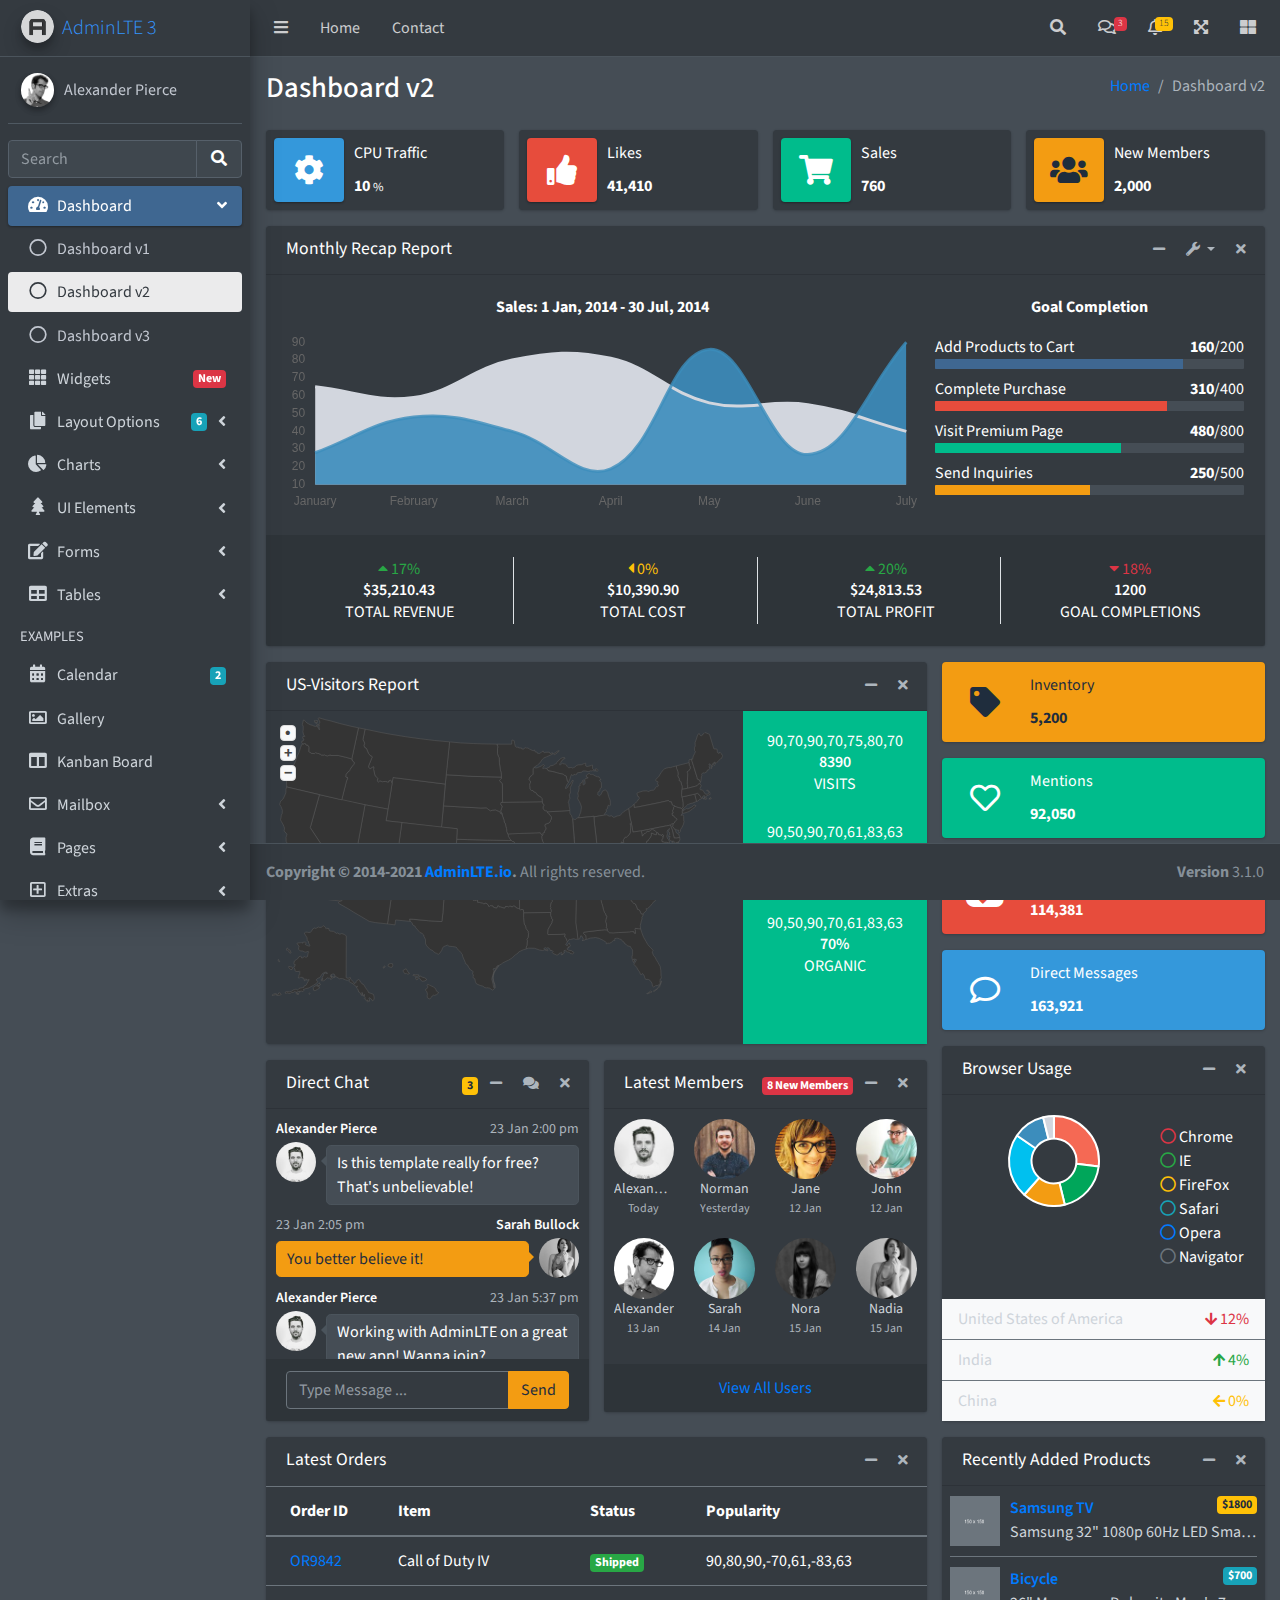
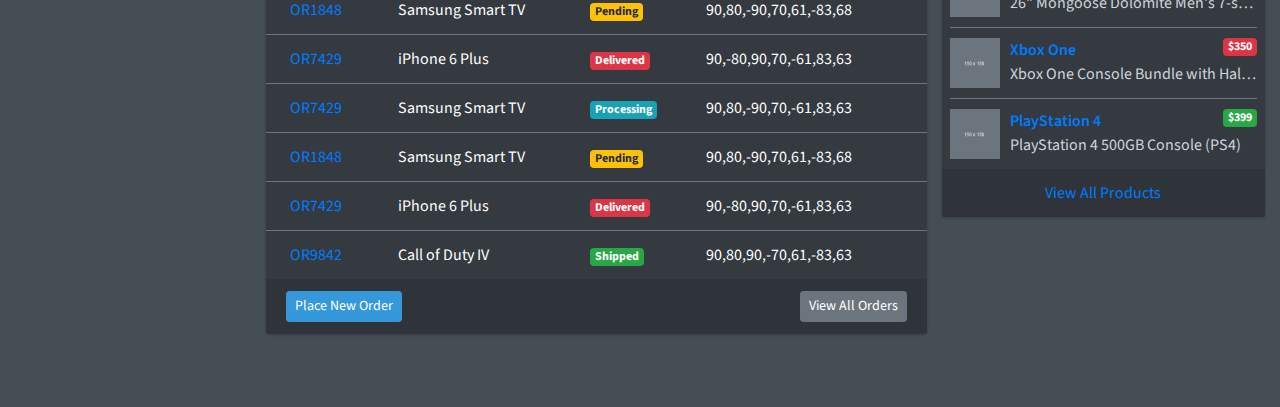
<file: AdminLTE/index2.html>
<!DOCTYPE html>
<html lang="en">
<head>
  <meta charset="utf-8">
  <meta name="viewport" content="width=device-width, initial-scale=1">
  <title>AdminLTE 3 | Dashboard 2</title>

  <!-- Google Font: Source Sans Pro -->
  <link rel="stylesheet" href="https://fonts.googleapis.com/css?family=Source+Sans+Pro:300,400,400i,700&display=fallback">
  <!-- Font Awesome Icons -->
  <link rel="stylesheet" href="plugins/fontawesome-free/css/all.min.css">
  <!-- overlayScrollbars -->
  <link rel="stylesheet" href="plugins/overlayScrollbars/css/OverlayScrollbars.min.css">
  <!-- Theme style -->
  <link rel="stylesheet" href="dist/css/adminlte.min.css">
</head>
<body class="hold-transition dark-mode sidebar-mini layout-fixed layout-navbar-fixed layout-footer-fixed">
<div class="wrapper">

  <!-- Preloader -->
  <div class="preloader flex-column justify-content-center align-items-center">
    <img class="animation__wobble" src="dist/img/AdminLTELogo.png" alt="AdminLTELogo" height="60" width="60">
  </div>

  <!-- Navbar -->
  <nav class="main-header navbar navbar-expand navbar-dark">
    <!-- Left navbar links -->
    <ul class="navbar-nav">
      <li class="nav-item">
        <a class="nav-link" data-widget="pushmenu" href="#" role="button"><i class="fas fa-bars"></i></a>
      </li>
      <li class="nav-item d-none d-sm-inline-block">
        <a href="index3.html" class="nav-link">Home</a>
      </li>
      <li class="nav-item d-none d-sm-inline-block">
        <a href="#" class="nav-link">Contact</a>
      </li>
    </ul>

    <!-- Right navbar links -->
    <ul class="navbar-nav ml-auto">
      <!-- Navbar Search -->
      <li class="nav-item">
        <a class="nav-link" data-widget="navbar-search" href="#" role="button">
          <i class="fas fa-search"></i>
        </a>
        <div class="navbar-search-block">
          <form class="form-inline">
            <div class="input-group input-group-sm">
              <input class="form-control form-control-navbar" type="search" placeholder="Search" aria-label="Search">
              <div class="input-group-append">
                <button class="btn btn-navbar" type="submit">
                  <i class="fas fa-search"></i>
                </button>
                <button class="btn btn-navbar" type="button" data-widget="navbar-search">
                  <i class="fas fa-times"></i>
                </button>
              </div>
            </div>
          </form>
        </div>
      </li>

      <!-- Messages Dropdown Menu -->
      <li class="nav-item dropdown">
        <a class="nav-link" data-toggle="dropdown" href="#">
          <i class="far fa-comments"></i>
          <span class="badge badge-danger navbar-badge">3</span>
        </a>
        <div class="dropdown-menu dropdown-menu-lg dropdown-menu-right">
          <a href="#" class="dropdown-item">
            <!-- Message Start -->
            <div class="media">
              <img src="dist/img/user1-128x128.jpg" alt="User Avatar" class="img-size-50 mr-3 img-circle">
              <div class="media-body">
                <h3 class="dropdown-item-title">
                  Brad Diesel
                  <span class="float-right text-sm text-danger"><i class="fas fa-star"></i></span>
                </h3>
                <p class="text-sm">Call me whenever you can...</p>
                <p class="text-sm text-muted"><i class="far fa-clock mr-1"></i> 4 Hours Ago</p>
              </div>
            </div>
            <!-- Message End -->
          </a>
          <div class="dropdown-divider"></div>
          <a href="#" class="dropdown-item">
            <!-- Message Start -->
            <div class="media">
              <img src="dist/img/user8-128x128.jpg" alt="User Avatar" class="img-size-50 img-circle mr-3">
              <div class="media-body">
                <h3 class="dropdown-item-title">
                  John Pierce
                  <span class="float-right text-sm text-muted"><i class="fas fa-star"></i></span>
                </h3>
                <p class="text-sm">I got your message bro</p>
                <p class="text-sm text-muted"><i class="far fa-clock mr-1"></i> 4 Hours Ago</p>
              </div>
            </div>
            <!-- Message End -->
          </a>
          <div class="dropdown-divider"></div>
          <a href="#" class="dropdown-item">
            <!-- Message Start -->
            <div class="media">
              <img src="dist/img/user3-128x128.jpg" alt="User Avatar" class="img-size-50 img-circle mr-3">
              <div class="media-body">
                <h3 class="dropdown-item-title">
                  Nora Silvester
                  <span class="float-right text-sm text-warning"><i class="fas fa-star"></i></span>
                </h3>
                <p class="text-sm">The subject goes here</p>
                <p class="text-sm text-muted"><i class="far fa-clock mr-1"></i> 4 Hours Ago</p>
              </div>
            </div>
            <!-- Message End -->
          </a>
          <div class="dropdown-divider"></div>
          <a href="#" class="dropdown-item dropdown-footer">See All Messages</a>
        </div>
      </li>
      <!-- Notifications Dropdown Menu -->
      <li class="nav-item dropdown">
        <a class="nav-link" data-toggle="dropdown" href="#">
          <i class="far fa-bell"></i>
          <span class="badge badge-warning navbar-badge">15</span>
        </a>
        <div class="dropdown-menu dropdown-menu-lg dropdown-menu-right">
          <span class="dropdown-item dropdown-header">15 Notifications</span>
          <div class="dropdown-divider"></div>
          <a href="#" class="dropdown-item">
            <i class="fas fa-envelope mr-2"></i> 4 new messages
            <span class="float-right text-muted text-sm">3 mins</span>
          </a>
          <div class="dropdown-divider"></div>
          <a href="#" class="dropdown-item">
            <i class="fas fa-users mr-2"></i> 8 friend requests
            <span class="float-right text-muted text-sm">12 hours</span>
          </a>
          <div class="dropdown-divider"></div>
          <a href="#" class="dropdown-item">
            <i class="fas fa-file mr-2"></i> 3 new reports
            <span class="float-right text-muted text-sm">2 days</span>
          </a>
          <div class="dropdown-divider"></div>
          <a href="#" class="dropdown-item dropdown-footer">See All Notifications</a>
        </div>
      </li>
      <li class="nav-item">
        <a class="nav-link" data-widget="fullscreen" href="#" role="button">
          <i class="fas fa-expand-arrows-alt"></i>
        </a>
      </li>
      <li class="nav-item">
        <a class="nav-link" data-widget="control-sidebar" data-slide="true" href="#" role="button">
          <i class="fas fa-th-large"></i>
        </a>
      </li>
    </ul>
  </nav>
  <!-- /.navbar -->

  <!-- Main Sidebar Container -->
  <aside class="main-sidebar sidebar-dark-primary elevation-4">
    <!-- Brand Logo -->
    <a href="index3.html" class="brand-link">
      <img src="dist/img/AdminLTELogo.png" alt="AdminLTE Logo" class="brand-image img-circle elevation-3" style="opacity: .8">
      <span class="brand-text font-weight-light">AdminLTE 3</span>
    </a>

    <!-- Sidebar -->
    <div class="sidebar">
      <!-- Sidebar user panel (optional) -->
      <div class="user-panel mt-3 pb-3 mb-3 d-flex">
        <div class="image">
          <img src="dist/img/user2-160x160.jpg" class="img-circle elevation-2" alt="User Image">
        </div>
        <div class="info">
          <a href="#" class="d-block">Alexander Pierce</a>
        </div>
      </div>

      <!-- SidebarSearch Form -->
      <div class="form-inline">
        <div class="input-group" data-widget="sidebar-search">
          <input class="form-control form-control-sidebar" type="search" placeholder="Search" aria-label="Search">
          <div class="input-group-append">
            <button class="btn btn-sidebar">
              <i class="fas fa-search fa-fw"></i>
            </button>
          </div>
        </div>
      </div>

      <!-- Sidebar Menu -->
      <nav class="mt-2">
        <ul class="nav nav-pills nav-sidebar flex-column" data-widget="treeview" role="menu" data-accordion="false">
          <!-- Add icons to the links using the .nav-icon class
               with font-awesome or any other icon font library -->
          <li class="nav-item menu-open">
            <a href="#" class="nav-link active">
              <i class="nav-icon fas fa-tachometer-alt"></i>
              <p>
                Dashboard
                <i class="right fas fa-angle-left"></i>
              </p>
            </a>
            <ul class="nav nav-treeview">
              <li class="nav-item">
                <a href="./index.html" class="nav-link">
                  <i class="far fa-circle nav-icon"></i>
                  <p>Dashboard v1</p>
                </a>
              </li>
              <li class="nav-item">
                <a href="./index2.html" class="nav-link active">
                  <i class="far fa-circle nav-icon"></i>
                  <p>Dashboard v2</p>
                </a>
              </li>
              <li class="nav-item">
                <a href="./index3.html" class="nav-link">
                  <i class="far fa-circle nav-icon"></i>
                  <p>Dashboard v3</p>
                </a>
              </li>
            </ul>
          </li>
          <li class="nav-item">
            <a href="pages/widgets.html" class="nav-link">
              <i class="nav-icon fas fa-th"></i>
              <p>
                Widgets
                <span class="right badge badge-danger">New</span>
              </p>
            </a>
          </li>
          <li class="nav-item">
            <a href="#" class="nav-link">
              <i class="nav-icon fas fa-copy"></i>
              <p>
                Layout Options
                <i class="fas fa-angle-left right"></i>
                <span class="badge badge-info right">6</span>
              </p>
            </a>
            <ul class="nav nav-treeview">
              <li class="nav-item">
                <a href="pages/layout/top-nav.html" class="nav-link">
                  <i class="far fa-circle nav-icon"></i>
                  <p>Top Navigation</p>
                </a>
              </li>
              <li class="nav-item">
                <a href="pages/layout/top-nav-sidebar.html" class="nav-link">
                  <i class="far fa-circle nav-icon"></i>
                  <p>Top Navigation + Sidebar</p>
                </a>
              </li>
              <li class="nav-item">
                <a href="pages/layout/boxed.html" class="nav-link">
                  <i class="far fa-circle nav-icon"></i>
                  <p>Boxed</p>
                </a>
              </li>
              <li class="nav-item">
                <a href="pages/layout/fixed-sidebar.html" class="nav-link">
                  <i class="far fa-circle nav-icon"></i>
                  <p>Fixed Sidebar</p>
                </a>
              </li>
              <li class="nav-item">
                <a href="pages/layout/fixed-sidebar-custom.html" class="nav-link">
                  <i class="far fa-circle nav-icon"></i>
                  <p>Fixed Sidebar <small>+ Custom Area</small></p>
                </a>
              </li>
              <li class="nav-item">
                <a href="pages/layout/fixed-topnav.html" class="nav-link">
                  <i class="far fa-circle nav-icon"></i>
                  <p>Fixed Navbar</p>
                </a>
              </li>
              <li class="nav-item">
                <a href="pages/layout/fixed-footer.html" class="nav-link">
                  <i class="far fa-circle nav-icon"></i>
                  <p>Fixed Footer</p>
                </a>
              </li>
              <li class="nav-item">
                <a href="pages/layout/collapsed-sidebar.html" class="nav-link">
                  <i class="far fa-circle nav-icon"></i>
                  <p>Collapsed Sidebar</p>
                </a>
              </li>
            </ul>
          </li>
          <li class="nav-item">
            <a href="#" class="nav-link">
              <i class="nav-icon fas fa-chart-pie"></i>
              <p>
                Charts
                <i class="right fas fa-angle-left"></i>
              </p>
            </a>
            <ul class="nav nav-treeview">
              <li class="nav-item">
                <a href="pages/charts/chartjs.html" class="nav-link">
                  <i class="far fa-circle nav-icon"></i>
                  <p>ChartJS</p>
                </a>
              </li>
              <li class="nav-item">
                <a href="pages/charts/flot.html" class="nav-link">
                  <i class="far fa-circle nav-icon"></i>
                  <p>Flot</p>
                </a>
              </li>
              <li class="nav-item">
                <a href="pages/charts/inline.html" class="nav-link">
                  <i class="far fa-circle nav-icon"></i>
                  <p>Inline</p>
                </a>
              </li>
              <li class="nav-item">
                <a href="pages/charts/uplot.html" class="nav-link">
                  <i class="far fa-circle nav-icon"></i>
                  <p>uPlot</p>
                </a>
              </li>
            </ul>
          </li>
          <li class="nav-item">
            <a href="#" class="nav-link">
              <i class="nav-icon fas fa-tree"></i>
              <p>
                UI Elements
                <i class="fas fa-angle-left right"></i>
              </p>
            </a>
            <ul class="nav nav-treeview">
              <li class="nav-item">
                <a href="pages/UI/general.html" class="nav-link">
                  <i class="far fa-circle nav-icon"></i>
                  <p>General</p>
                </a>
              </li>
              <li class="nav-item">
                <a href="pages/UI/icons.html" class="nav-link">
                  <i class="far fa-circle nav-icon"></i>
                  <p>Icons</p>
                </a>
              </li>
              <li class="nav-item">
                <a href="pages/UI/buttons.html" class="nav-link">
                  <i class="far fa-circle nav-icon"></i>
                  <p>Buttons</p>
                </a>
              </li>
              <li class="nav-item">
                <a href="pages/UI/sliders.html" class="nav-link">
                  <i class="far fa-circle nav-icon"></i>
                  <p>Sliders</p>
                </a>
              </li>
              <li class="nav-item">
                <a href="pages/UI/modals.html" class="nav-link">
                  <i class="far fa-circle nav-icon"></i>
                  <p>Modals & Alerts</p>
                </a>
              </li>
              <li class="nav-item">
                <a href="pages/UI/navbar.html" class="nav-link">
                  <i class="far fa-circle nav-icon"></i>
                  <p>Navbar & Tabs</p>
                </a>
              </li>
              <li class="nav-item">
                <a href="pages/UI/timeline.html" class="nav-link">
                  <i class="far fa-circle nav-icon"></i>
                  <p>Timeline</p>
                </a>
              </li>
              <li class="nav-item">
                <a href="pages/UI/ribbons.html" class="nav-link">
                  <i class="far fa-circle nav-icon"></i>
                  <p>Ribbons</p>
                </a>
              </li>
            </ul>
          </li>
          <li class="nav-item">
            <a href="#" class="nav-link">
              <i class="nav-icon fas fa-edit"></i>
              <p>
                Forms
                <i class="fas fa-angle-left right"></i>
              </p>
            </a>
            <ul class="nav nav-treeview">
              <li class="nav-item">
                <a href="pages/forms/general.html" class="nav-link">
                  <i class="far fa-circle nav-icon"></i>
                  <p>General Elements</p>
                </a>
              </li>
              <li class="nav-item">
                <a href="pages/forms/advanced.html" class="nav-link">
                  <i class="far fa-circle nav-icon"></i>
                  <p>Advanced Elements</p>
                </a>
              </li>
              <li class="nav-item">
                <a href="pages/forms/editors.html" class="nav-link">
                  <i class="far fa-circle nav-icon"></i>
                  <p>Editors</p>
                </a>
              </li>
              <li class="nav-item">
                <a href="pages/forms/validation.html" class="nav-link">
                  <i class="far fa-circle nav-icon"></i>
                  <p>Validation</p>
                </a>
              </li>
            </ul>
          </li>
          <li class="nav-item">
            <a href="#" class="nav-link">
              <i class="nav-icon fas fa-table"></i>
              <p>
                Tables
                <i class="fas fa-angle-left right"></i>
              </p>
            </a>
            <ul class="nav nav-treeview">
              <li class="nav-item">
                <a href="pages/tables/simple.html" class="nav-link">
                  <i class="far fa-circle nav-icon"></i>
                  <p>Simple Tables</p>
                </a>
              </li>
              <li class="nav-item">
                <a href="pages/tables/data.html" class="nav-link">
                  <i class="far fa-circle nav-icon"></i>
                  <p>DataTables</p>
                </a>
              </li>
              <li class="nav-item">
                <a href="pages/tables/jsgrid.html" class="nav-link">
                  <i class="far fa-circle nav-icon"></i>
                  <p>jsGrid</p>
                </a>
              </li>
            </ul>
          </li>
          <li class="nav-header">EXAMPLES</li>
          <li class="nav-item">
            <a href="pages/calendar.html" class="nav-link">
              <i class="nav-icon fas fa-calendar-alt"></i>
              <p>
                Calendar
                <span class="badge badge-info right">2</span>
              </p>
            </a>
          </li>
          <li class="nav-item">
            <a href="pages/gallery.html" class="nav-link">
              <i class="nav-icon far fa-image"></i>
              <p>
                Gallery
              </p>
            </a>
          </li>
          <li class="nav-item">
            <a href="pages/kanban.html" class="nav-link">
              <i class="nav-icon fas fa-columns"></i>
              <p>
                Kanban Board
              </p>
            </a>
          </li>
          <li class="nav-item">
            <a href="#" class="nav-link">
              <i class="nav-icon far fa-envelope"></i>
              <p>
                Mailbox
                <i class="fas fa-angle-left right"></i>
              </p>
            </a>
            <ul class="nav nav-treeview">
              <li class="nav-item">
                <a href="pages/mailbox/mailbox.html" class="nav-link">
                  <i class="far fa-circle nav-icon"></i>
                  <p>Inbox</p>
                </a>
              </li>
              <li class="nav-item">
                <a href="pages/mailbox/compose.html" class="nav-link">
                  <i class="far fa-circle nav-icon"></i>
                  <p>Compose</p>
                </a>
              </li>
              <li class="nav-item">
                <a href="pages/mailbox/read-mail.html" class="nav-link">
                  <i class="far fa-circle nav-icon"></i>
                  <p>Read</p>
                </a>
              </li>
            </ul>
          </li>
          <li class="nav-item">
            <a href="#" class="nav-link">
              <i class="nav-icon fas fa-book"></i>
              <p>
                Pages
                <i class="fas fa-angle-left right"></i>
              </p>
            </a>
            <ul class="nav nav-treeview">
              <li class="nav-item">
                <a href="pages/examples/invoice.html" class="nav-link">
                  <i class="far fa-circle nav-icon"></i>
                  <p>Invoice</p>
                </a>
              </li>
              <li class="nav-item">
                <a href="pages/examples/profile.html" class="nav-link">
                  <i class="far fa-circle nav-icon"></i>
                  <p>Profile</p>
                </a>
              </li>
              <li class="nav-item">
                <a href="pages/examples/e-commerce.html" class="nav-link">
                  <i class="far fa-circle nav-icon"></i>
                  <p>E-commerce</p>
                </a>
              </li>
              <li class="nav-item">
                <a href="pages/examples/projects.html" class="nav-link">
                  <i class="far fa-circle nav-icon"></i>
                  <p>Projects</p>
                </a>
              </li>
              <li class="nav-item">
                <a href="pages/examples/project-add.html" class="nav-link">
                  <i class="far fa-circle nav-icon"></i>
                  <p>Project Add</p>
                </a>
              </li>
              <li class="nav-item">
                <a href="pages/examples/project-edit.html" class="nav-link">
                  <i class="far fa-circle nav-icon"></i>
                  <p>Project Edit</p>
                </a>
              </li>
              <li class="nav-item">
                <a href="pages/examples/project-detail.html" class="nav-link">
                  <i class="far fa-circle nav-icon"></i>
                  <p>Project Detail</p>
                </a>
              </li>
              <li class="nav-item">
                <a href="pages/examples/contacts.html" class="nav-link">
                  <i class="far fa-circle nav-icon"></i>
                  <p>Contacts</p>
                </a>
              </li>
              <li class="nav-item">
                <a href="pages/examples/faq.html" class="nav-link">
                  <i class="far fa-circle nav-icon"></i>
                  <p>FAQ</p>
                </a>
              </li>
              <li class="nav-item">
                <a href="pages/examples/contact-us.html" class="nav-link">
                  <i class="far fa-circle nav-icon"></i>
                  <p>Contact us</p>
                </a>
              </li>
            </ul>
          </li>
          <li class="nav-item">
            <a href="#" class="nav-link">
              <i class="nav-icon far fa-plus-square"></i>
              <p>
                Extras
                <i class="fas fa-angle-left right"></i>
              </p>
            </a>
            <ul class="nav nav-treeview">
              <li class="nav-item">
                <a href="#" class="nav-link">
                  <i class="far fa-circle nav-icon"></i>
                  <p>
                    Login & Register v1
                    <i class="fas fa-angle-left right"></i>
                  </p>
                </a>
                <ul class="nav nav-treeview">
                  <li class="nav-item">
                    <a href="pages/examples/login.html" class="nav-link">
                      <i class="far fa-circle nav-icon"></i>
                      <p>Login v1</p>
                    </a>
                  </li>
                  <li class="nav-item">
                    <a href="pages/examples/register.html" class="nav-link">
                      <i class="far fa-circle nav-icon"></i>
                      <p>Register v1</p>
                    </a>
                  </li>
                  <li class="nav-item">
                    <a href="pages/examples/forgot-password.html" class="nav-link">
                      <i class="far fa-circle nav-icon"></i>
                      <p>Forgot Password v1</p>
                    </a>
                  </li>
                  <li class="nav-item">
                    <a href="pages/examples/recover-password.html" class="nav-link">
                      <i class="far fa-circle nav-icon"></i>
                      <p>Recover Password v1</p>
                    </a>
                  </li>
                </ul>
              </li>
              <li class="nav-item">
                <a href="#" class="nav-link">
                  <i class="far fa-circle nav-icon"></i>
                  <p>
                    Login & Register v2
                    <i class="fas fa-angle-left right"></i>
                  </p>
                </a>
                <ul class="nav nav-treeview">
                  <li class="nav-item">
                    <a href="pages/examples/login-v2.html" class="nav-link">
                      <i class="far fa-circle nav-icon"></i>
                      <p>Login v2</p>
                    </a>
                  </li>
                  <li class="nav-item">
                    <a href="pages/examples/register-v2.html" class="nav-link">
                      <i class="far fa-circle nav-icon"></i>
                      <p>Register v2</p>
                    </a>
                  </li>
                  <li class="nav-item">
                    <a href="pages/examples/forgot-password-v2.html" class="nav-link">
                      <i class="far fa-circle nav-icon"></i>
                      <p>Forgot Password v2</p>
                    </a>
                  </li>
                  <li class="nav-item">
                    <a href="pages/examples/recover-password-v2.html" class="nav-link">
                      <i class="far fa-circle nav-icon"></i>
                      <p>Recover Password v2</p>
                    </a>
                  </li>
                </ul>
              </li>
              <li class="nav-item">
                <a href="pages/examples/lockscreen.html" class="nav-link">
                  <i class="far fa-circle nav-icon"></i>
                  <p>Lockscreen</p>
                </a>
              </li>
              <li class="nav-item">
                <a href="pages/examples/legacy-user-menu.html" class="nav-link">
                  <i class="far fa-circle nav-icon"></i>
                  <p>Legacy User Menu</p>
                </a>
              </li>
              <li class="nav-item">
                <a href="pages/examples/language-menu.html" class="nav-link">
                  <i class="far fa-circle nav-icon"></i>
                  <p>Language Menu</p>
                </a>
              </li>
              <li class="nav-item">
                <a href="pages/examples/404.html" class="nav-link">
                  <i class="far fa-circle nav-icon"></i>
                  <p>Error 404</p>
                </a>
              </li>
              <li class="nav-item">
                <a href="pages/examples/500.html" class="nav-link">
                  <i class="far fa-circle nav-icon"></i>
                  <p>Error 500</p>
                </a>
              </li>
              <li class="nav-item">
                <a href="pages/examples/pace.html" class="nav-link">
                  <i class="far fa-circle nav-icon"></i>
                  <p>Pace</p>
                </a>
              </li>
              <li class="nav-item">
                <a href="pages/examples/blank.html" class="nav-link">
                  <i class="far fa-circle nav-icon"></i>
                  <p>Blank Page</p>
                </a>
              </li>
              <li class="nav-item">
                <a href="starter.html" class="nav-link">
                  <i class="far fa-circle nav-icon"></i>
                  <p>Starter Page</p>
                </a>
              </li>
            </ul>
          </li>
          <li class="nav-item">
            <a href="#" class="nav-link">
              <i class="nav-icon fas fa-search"></i>
              <p>
                Search
                <i class="fas fa-angle-left right"></i>
              </p>
            </a>
            <ul class="nav nav-treeview">
              <li class="nav-item">
                <a href="pages/search/simple.html" class="nav-link">
                  <i class="far fa-circle nav-icon"></i>
                  <p>Simple Search</p>
                </a>
              </li>
              <li class="nav-item">
                <a href="pages/search/enhanced.html" class="nav-link">
                  <i class="far fa-circle nav-icon"></i>
                  <p>Enhanced</p>
                </a>
              </li>
            </ul>
          </li>
          <li class="nav-header">MISCELLANEOUS</li>
          <li class="nav-item">
            <a href="iframe.html" class="nav-link">
              <i class="nav-icon fas fa-ellipsis-h"></i>
              <p>Tabbed IFrame Plugin</p>
            </a>
          </li>
          <li class="nav-item">
            <a href="https://adminlte.io/docs/3.1/" class="nav-link">
              <i class="nav-icon fas fa-file"></i>
              <p>Documentation</p>
            </a>
          </li>
          <li class="nav-header">MULTI LEVEL EXAMPLE</li>
          <li class="nav-item">
            <a href="#" class="nav-link">
              <i class="fas fa-circle nav-icon"></i>
              <p>Level 1</p>
            </a>
          </li>
          <li class="nav-item">
            <a href="#" class="nav-link">
              <i class="nav-icon fas fa-circle"></i>
              <p>
                Level 1
                <i class="right fas fa-angle-left"></i>
              </p>
            </a>
            <ul class="nav nav-treeview">
              <li class="nav-item">
                <a href="#" class="nav-link">
                  <i class="far fa-circle nav-icon"></i>
                  <p>Level 2</p>
                </a>
              </li>
              <li class="nav-item">
                <a href="#" class="nav-link">
                  <i class="far fa-circle nav-icon"></i>
                  <p>
                    Level 2
                    <i class="right fas fa-angle-left"></i>
                  </p>
                </a>
                <ul class="nav nav-treeview">
                  <li class="nav-item">
                    <a href="#" class="nav-link">
                      <i class="far fa-dot-circle nav-icon"></i>
                      <p>Level 3</p>
                    </a>
                  </li>
                  <li class="nav-item">
                    <a href="#" class="nav-link">
                      <i class="far fa-dot-circle nav-icon"></i>
                      <p>Level 3</p>
                    </a>
                  </li>
                  <li class="nav-item">
                    <a href="#" class="nav-link">
                      <i class="far fa-dot-circle nav-icon"></i>
                      <p>Level 3</p>
                    </a>
                  </li>
                </ul>
              </li>
              <li class="nav-item">
                <a href="#" class="nav-link">
                  <i class="far fa-circle nav-icon"></i>
                  <p>Level 2</p>
                </a>
              </li>
            </ul>
          </li>
          <li class="nav-item">
            <a href="#" class="nav-link">
              <i class="fas fa-circle nav-icon"></i>
              <p>Level 1</p>
            </a>
          </li>
          <li class="nav-header">LABELS</li>
          <li class="nav-item">
            <a href="#" class="nav-link">
              <i class="nav-icon far fa-circle text-danger"></i>
              <p class="text">Important</p>
            </a>
          </li>
          <li class="nav-item">
            <a href="#" class="nav-link">
              <i class="nav-icon far fa-circle text-warning"></i>
              <p>Warning</p>
            </a>
          </li>
          <li class="nav-item">
            <a href="#" class="nav-link">
              <i class="nav-icon far fa-circle text-info"></i>
              <p>Informational</p>
            </a>
          </li>
        </ul>
      </nav>
      <!-- /.sidebar-menu -->
    </div>
    <!-- /.sidebar -->
  </aside>

  <!-- Content Wrapper. Contains page content -->
  <div class="content-wrapper">
    <!-- Content Header (Page header) -->
    <div class="content-header">
      <div class="container-fluid">
        <div class="row mb-2">
          <div class="col-sm-6">
            <h1 class="m-0">Dashboard v2</h1>
          </div><!-- /.col -->
          <div class="col-sm-6">
            <ol class="breadcrumb float-sm-right">
              <li class="breadcrumb-item"><a href="#">Home</a></li>
              <li class="breadcrumb-item active">Dashboard v2</li>
            </ol>
          </div><!-- /.col -->
        </div><!-- /.row -->
      </div><!-- /.container-fluid -->
    </div>
    <!-- /.content-header -->

    <!-- Main content -->
    <section class="content">
      <div class="container-fluid">
        <!-- Info boxes -->
        <div class="row">
          <div class="col-12 col-sm-6 col-md-3">
            <div class="info-box">
              <span class="info-box-icon bg-info elevation-1"><i class="fas fa-cog"></i></span>

              <div class="info-box-content">
                <span class="info-box-text">CPU Traffic</span>
                <span class="info-box-number">
                  10
                  <small>%</small>
                </span>
              </div>
              <!-- /.info-box-content -->
            </div>
            <!-- /.info-box -->
          </div>
          <!-- /.col -->
          <div class="col-12 col-sm-6 col-md-3">
            <div class="info-box mb-3">
              <span class="info-box-icon bg-danger elevation-1"><i class="fas fa-thumbs-up"></i></span>

              <div class="info-box-content">
                <span class="info-box-text">Likes</span>
                <span class="info-box-number">41,410</span>
              </div>
              <!-- /.info-box-content -->
            </div>
            <!-- /.info-box -->
          </div>
          <!-- /.col -->

          <!-- fix for small devices only -->
          <div class="clearfix hidden-md-up"></div>

          <div class="col-12 col-sm-6 col-md-3">
            <div class="info-box mb-3">
              <span class="info-box-icon bg-success elevation-1"><i class="fas fa-shopping-cart"></i></span>

              <div class="info-box-content">
                <span class="info-box-text">Sales</span>
                <span class="info-box-number">760</span>
              </div>
              <!-- /.info-box-content -->
            </div>
            <!-- /.info-box -->
          </div>
          <!-- /.col -->
          <div class="col-12 col-sm-6 col-md-3">
            <div class="info-box mb-3">
              <span class="info-box-icon bg-warning elevation-1"><i class="fas fa-users"></i></span>

              <div class="info-box-content">
                <span class="info-box-text">New Members</span>
                <span class="info-box-number">2,000</span>
              </div>
              <!-- /.info-box-content -->
            </div>
            <!-- /.info-box -->
          </div>
          <!-- /.col -->
        </div>
        <!-- /.row -->

        <div class="row">
          <div class="col-md-12">
            <div class="card">
              <div class="card-header">
                <h5 class="card-title">Monthly Recap Report</h5>

                <div class="card-tools">
                  <button type="button" class="btn btn-tool" data-card-widget="collapse">
                    <i class="fas fa-minus"></i>
                  </button>
                  <div class="btn-group">
                    <button type="button" class="btn btn-tool dropdown-toggle" data-toggle="dropdown">
                      <i class="fas fa-wrench"></i>
                    </button>
                    <div class="dropdown-menu dropdown-menu-right" role="menu">
                      <a href="#" class="dropdown-item">Action</a>
                      <a href="#" class="dropdown-item">Another action</a>
                      <a href="#" class="dropdown-item">Something else here</a>
                      <a class="dropdown-divider"></a>
                      <a href="#" class="dropdown-item">Separated link</a>
                    </div>
                  </div>
                  <button type="button" class="btn btn-tool" data-card-widget="remove">
                    <i class="fas fa-times"></i>
                  </button>
                </div>
              </div>
              <!-- /.card-header -->
              <div class="card-body">
                <div class="row">
                  <div class="col-md-8">
                    <p class="text-center">
                      <strong>Sales: 1 Jan, 2014 - 30 Jul, 2014</strong>
                    </p>

                    <div class="chart">
                      <!-- Sales Chart Canvas -->
                      <canvas id="salesChart" height="180" style="height: 180px;"></canvas>
                    </div>
                    <!-- /.chart-responsive -->
                  </div>
                  <!-- /.col -->
                  <div class="col-md-4">
                    <p class="text-center">
                      <strong>Goal Completion</strong>
                    </p>

                    <div class="progress-group">
                      Add Products to Cart
                      <span class="float-right"><b>160</b>/200</span>
                      <div class="progress progress-sm">
                        <div class="progress-bar bg-primary" style="width: 80%"></div>
                      </div>
                    </div>
                    <!-- /.progress-group -->

                    <div class="progress-group">
                      Complete Purchase
                      <span class="float-right"><b>310</b>/400</span>
                      <div class="progress progress-sm">
                        <div class="progress-bar bg-danger" style="width: 75%"></div>
                      </div>
                    </div>

                    <!-- /.progress-group -->
                    <div class="progress-group">
                      <span class="progress-text">Visit Premium Page</span>
                      <span class="float-right"><b>480</b>/800</span>
                      <div class="progress progress-sm">
                        <div class="progress-bar bg-success" style="width: 60%"></div>
                      </div>
                    </div>

                    <!-- /.progress-group -->
                    <div class="progress-group">
                      Send Inquiries
                      <span class="float-right"><b>250</b>/500</span>
                      <div class="progress progress-sm">
                        <div class="progress-bar bg-warning" style="width: 50%"></div>
                      </div>
                    </div>
                    <!-- /.progress-group -->
                  </div>
                  <!-- /.col -->
                </div>
                <!-- /.row -->
              </div>
              <!-- ./card-body -->
              <div class="card-footer">
                <div class="row">
                  <div class="col-sm-3 col-6">
                    <div class="description-block border-right">
                      <span class="description-percentage text-success"><i class="fas fa-caret-up"></i> 17%</span>
                      <h5 class="description-header">$35,210.43</h5>
                      <span class="description-text">TOTAL REVENUE</span>
                    </div>
                    <!-- /.description-block -->
                  </div>
                  <!-- /.col -->
                  <div class="col-sm-3 col-6">
                    <div class="description-block border-right">
                      <span class="description-percentage text-warning"><i class="fas fa-caret-left"></i> 0%</span>
                      <h5 class="description-header">$10,390.90</h5>
                      <span class="description-text">TOTAL COST</span>
                    </div>
                    <!-- /.description-block -->
                  </div>
                  <!-- /.col -->
                  <div class="col-sm-3 col-6">
                    <div class="description-block border-right">
                      <span class="description-percentage text-success"><i class="fas fa-caret-up"></i> 20%</span>
                      <h5 class="description-header">$24,813.53</h5>
                      <span class="description-text">TOTAL PROFIT</span>
                    </div>
                    <!-- /.description-block -->
                  </div>
                  <!-- /.col -->
                  <div class="col-sm-3 col-6">
                    <div class="description-block">
                      <span class="description-percentage text-danger"><i class="fas fa-caret-down"></i> 18%</span>
                      <h5 class="description-header">1200</h5>
                      <span class="description-text">GOAL COMPLETIONS</span>
                    </div>
                    <!-- /.description-block -->
                  </div>
                </div>
                <!-- /.row -->
              </div>
              <!-- /.card-footer -->
            </div>
            <!-- /.card -->
          </div>
          <!-- /.col -->
        </div>
        <!-- /.row -->

        <!-- Main row -->
        <div class="row">
          <!-- Left col -->
          <div class="col-md-8">
            <!-- MAP & BOX PANE -->
            <div class="card">
              <div class="card-header">
                <h3 class="card-title">US-Visitors Report</h3>

                <div class="card-tools">
                  <button type="button" class="btn btn-tool" data-card-widget="collapse">
                    <i class="fas fa-minus"></i>
                  </button>
                  <button type="button" class="btn btn-tool" data-card-widget="remove">
                    <i class="fas fa-times"></i>
                  </button>
                </div>
              </div>
              <!-- /.card-header -->
              <div class="card-body p-0">
                <div class="d-md-flex">
                  <div class="p-1 flex-fill" style="overflow: hidden">
                    <!-- Map will be created here -->
                    <div id="world-map-markers" style="height: 325px; overflow: hidden">
                      <div class="map"></div>
                    </div>
                  </div>
                  <div class="card-pane-right bg-success pt-2 pb-2 pl-4 pr-4">
                    <div class="description-block mb-4">
                      <div class="sparkbar pad" data-color="#fff">90,70,90,70,75,80,70</div>
                      <h5 class="description-header">8390</h5>
                      <span class="description-text">Visits</span>
                    </div>
                    <!-- /.description-block -->
                    <div class="description-block mb-4">
                      <div class="sparkbar pad" data-color="#fff">90,50,90,70,61,83,63</div>
                      <h5 class="description-header">30%</h5>
                      <span class="description-text">Referrals</span>
                    </div>
                    <!-- /.description-block -->
                    <div class="description-block">
                      <div class="sparkbar pad" data-color="#fff">90,50,90,70,61,83,63</div>
                      <h5 class="description-header">70%</h5>
                      <span class="description-text">Organic</span>
                    </div>
                    <!-- /.description-block -->
                  </div><!-- /.card-pane-right -->
                </div><!-- /.d-md-flex -->
              </div>
              <!-- /.card-body -->
            </div>
            <!-- /.card -->
            <div class="row">
              <div class="col-md-6">
                <!-- DIRECT CHAT -->
                <div class="card direct-chat direct-chat-warning">
                  <div class="card-header">
                    <h3 class="card-title">Direct Chat</h3>

                    <div class="card-tools">
                      <span title="3 New Messages" class="badge badge-warning">3</span>
                      <button type="button" class="btn btn-tool" data-card-widget="collapse">
                        <i class="fas fa-minus"></i>
                      </button>
                      <button type="button" class="btn btn-tool" title="Contacts" data-widget="chat-pane-toggle">
                        <i class="fas fa-comments"></i>
                      </button>
                      <button type="button" class="btn btn-tool" data-card-widget="remove">
                        <i class="fas fa-times"></i>
                      </button>
                    </div>
                  </div>
                  <!-- /.card-header -->
                  <div class="card-body">
                    <!-- Conversations are loaded here -->
                    <div class="direct-chat-messages">
                      <!-- Message. Default to the left -->
                      <div class="direct-chat-msg">
                        <div class="direct-chat-infos clearfix">
                          <span class="direct-chat-name float-left">Alexander Pierce</span>
                          <span class="direct-chat-timestamp float-right">23 Jan 2:00 pm</span>
                        </div>
                        <!-- /.direct-chat-infos -->
                        <img class="direct-chat-img" src="dist/img/user1-128x128.jpg" alt="message user image">
                        <!-- /.direct-chat-img -->
                        <div class="direct-chat-text">
                          Is this template really for free? That's unbelievable!
                        </div>
                        <!-- /.direct-chat-text -->
                      </div>
                      <!-- /.direct-chat-msg -->

                      <!-- Message to the right -->
                      <div class="direct-chat-msg right">
                        <div class="direct-chat-infos clearfix">
                          <span class="direct-chat-name float-right">Sarah Bullock</span>
                          <span class="direct-chat-timestamp float-left">23 Jan 2:05 pm</span>
                        </div>
                        <!-- /.direct-chat-infos -->
                        <img class="direct-chat-img" src="dist/img/user3-128x128.jpg" alt="message user image">
                        <!-- /.direct-chat-img -->
                        <div class="direct-chat-text">
                          You better believe it!
                        </div>
                        <!-- /.direct-chat-text -->
                      </div>
                      <!-- /.direct-chat-msg -->

                      <!-- Message. Default to the left -->
                      <div class="direct-chat-msg">
                        <div class="direct-chat-infos clearfix">
                          <span class="direct-chat-name float-left">Alexander Pierce</span>
                          <span class="direct-chat-timestamp float-right">23 Jan 5:37 pm</span>
                        </div>
                        <!-- /.direct-chat-infos -->
                        <img class="direct-chat-img" src="dist/img/user1-128x128.jpg" alt="message user image">
                        <!-- /.direct-chat-img -->
                        <div class="direct-chat-text">
                          Working with AdminLTE on a great new app! Wanna join?
                        </div>
                        <!-- /.direct-chat-text -->
                      </div>
                      <!-- /.direct-chat-msg -->

                      <!-- Message to the right -->
                      <div class="direct-chat-msg right">
                        <div class="direct-chat-infos clearfix">
                          <span class="direct-chat-name float-right">Sarah Bullock</span>
                          <span class="direct-chat-timestamp float-left">23 Jan 6:10 pm</span>
                        </div>
                        <!-- /.direct-chat-infos -->
                        <img class="direct-chat-img" src="dist/img/user3-128x128.jpg" alt="message user image">
                        <!-- /.direct-chat-img -->
                        <div class="direct-chat-text">
                          I would love to.
                        </div>
                        <!-- /.direct-chat-text -->
                      </div>
                      <!-- /.direct-chat-msg -->

                    </div>
                    <!--/.direct-chat-messages-->

                    <!-- Contacts are loaded here -->
                    <div class="direct-chat-contacts">
                      <ul class="contacts-list">
                        <li>
                          <a href="#">
                            <img class="contacts-list-img" src="dist/img/user1-128x128.jpg" alt="User Avatar">

                            <div class="contacts-list-info">
                              <span class="contacts-list-name">
                                Count Dracula
                                <small class="contacts-list-date float-right">2/28/2015</small>
                              </span>
                              <span class="contacts-list-msg">How have you been? I was...</span>
                            </div>
                            <!-- /.contacts-list-info -->
                          </a>
                        </li>
                        <!-- End Contact Item -->
                        <li>
                          <a href="#">
                            <img class="contacts-list-img" src="dist/img/user7-128x128.jpg" alt="User Avatar">

                            <div class="contacts-list-info">
                              <span class="contacts-list-name">
                                Sarah Doe
                                <small class="contacts-list-date float-right">2/23/2015</small>
                              </span>
                              <span class="contacts-list-msg">I will be waiting for...</span>
                            </div>
                            <!-- /.contacts-list-info -->
                          </a>
                        </li>
                        <!-- End Contact Item -->
                        <li>
                          <a href="#">
                            <img class="contacts-list-img" src="dist/img/user3-128x128.jpg" alt="User Avatar">

                            <div class="contacts-list-info">
                              <span class="contacts-list-name">
                                Nadia Jolie
                                <small class="contacts-list-date float-right">2/20/2015</small>
                              </span>
                              <span class="contacts-list-msg">I'll call you back at...</span>
                            </div>
                            <!-- /.contacts-list-info -->
                          </a>
                        </li>
                        <!-- End Contact Item -->
                        <li>
                          <a href="#">
                            <img class="contacts-list-img" src="dist/img/user5-128x128.jpg" alt="User Avatar">

                            <div class="contacts-list-info">
                              <span class="contacts-list-name">
                                Nora S. Vans
                                <small class="contacts-list-date float-right">2/10/2015</small>
                              </span>
                              <span class="contacts-list-msg">Where is your new...</span>
                            </div>
                            <!-- /.contacts-list-info -->
                          </a>
                        </li>
                        <!-- End Contact Item -->
                        <li>
                          <a href="#">
                            <img class="contacts-list-img" src="dist/img/user6-128x128.jpg" alt="User Avatar">

                            <div class="contacts-list-info">
                              <span class="contacts-list-name">
                                John K.
                                <small class="contacts-list-date float-right">1/27/2015</small>
                              </span>
                              <span class="contacts-list-msg">Can I take a look at...</span>
                            </div>
                            <!-- /.contacts-list-info -->
                          </a>
                        </li>
                        <!-- End Contact Item -->
                        <li>
                          <a href="#">
                            <img class="contacts-list-img" src="dist/img/user8-128x128.jpg" alt="User Avatar">

                            <div class="contacts-list-info">
                              <span class="contacts-list-name">
                                Kenneth M.
                                <small class="contacts-list-date float-right">1/4/2015</small>
                              </span>
                              <span class="contacts-list-msg">Never mind I found...</span>
                            </div>
                            <!-- /.contacts-list-info -->
                          </a>
                        </li>
                        <!-- End Contact Item -->
                      </ul>
                      <!-- /.contacts-list -->
                    </div>
                    <!-- /.direct-chat-pane -->
                  </div>
                  <!-- /.card-body -->
                  <div class="card-footer">
                    <form action="#" method="post">
                      <div class="input-group">
                        <input type="text" name="message" placeholder="Type Message ..." class="form-control">
                        <span class="input-group-append">
                          <button type="button" class="btn btn-warning">Send</button>
                        </span>
                      </div>
                    </form>
                  </div>
                  <!-- /.card-footer-->
                </div>
                <!--/.direct-chat -->
              </div>
              <!-- /.col -->

              <div class="col-md-6">
                <!-- USERS LIST -->
                <div class="card">
                  <div class="card-header">
                    <h3 class="card-title">Latest Members</h3>

                    <div class="card-tools">
                      <span class="badge badge-danger">8 New Members</span>
                      <button type="button" class="btn btn-tool" data-card-widget="collapse">
                        <i class="fas fa-minus"></i>
                      </button>
                      <button type="button" class="btn btn-tool" data-card-widget="remove">
                        <i class="fas fa-times"></i>
                      </button>
                    </div>
                  </div>
                  <!-- /.card-header -->
                  <div class="card-body p-0">
                    <ul class="users-list clearfix">
                      <li>
                        <img src="dist/img/user1-128x128.jpg" alt="User Image">
                        <a class="users-list-name" href="#">Alexander Pierce</a>
                        <span class="users-list-date">Today</span>
                      </li>
                      <li>
                        <img src="dist/img/user8-128x128.jpg" alt="User Image">
                        <a class="users-list-name" href="#">Norman</a>
                        <span class="users-list-date">Yesterday</span>
                      </li>
                      <li>
                        <img src="dist/img/user7-128x128.jpg" alt="User Image">
                        <a class="users-list-name" href="#">Jane</a>
                        <span class="users-list-date">12 Jan</span>
                      </li>
                      <li>
                        <img src="dist/img/user6-128x128.jpg" alt="User Image">
                        <a class="users-list-name" href="#">John</a>
                        <span class="users-list-date">12 Jan</span>
                      </li>
                      <li>
                        <img src="dist/img/user2-160x160.jpg" alt="User Image">
                        <a class="users-list-name" href="#">Alexander</a>
                        <span class="users-list-date">13 Jan</span>
                      </li>
                      <li>
                        <img src="dist/img/user5-128x128.jpg" alt="User Image">
                        <a class="users-list-name" href="#">Sarah</a>
                        <span class="users-list-date">14 Jan</span>
                      </li>
                      <li>
                        <img src="dist/img/user4-128x128.jpg" alt="User Image">
                        <a class="users-list-name" href="#">Nora</a>
                        <span class="users-list-date">15 Jan</span>
                      </li>
                      <li>
                        <img src="dist/img/user3-128x128.jpg" alt="User Image">
                        <a class="users-list-name" href="#">Nadia</a>
                        <span class="users-list-date">15 Jan</span>
                      </li>
                    </ul>
                    <!-- /.users-list -->
                  </div>
                  <!-- /.card-body -->
                  <div class="card-footer text-center">
                    <a href="javascript:">View All Users</a>
                  </div>
                  <!-- /.card-footer -->
                </div>
                <!--/.card -->
              </div>
              <!-- /.col -->
            </div>
            <!-- /.row -->

            <!-- TABLE: LATEST ORDERS -->
            <div class="card">
              <div class="card-header border-transparent">
                <h3 class="card-title">Latest Orders</h3>

                <div class="card-tools">
                  <button type="button" class="btn btn-tool" data-card-widget="collapse">
                    <i class="fas fa-minus"></i>
                  </button>
                  <button type="button" class="btn btn-tool" data-card-widget="remove">
                    <i class="fas fa-times"></i>
                  </button>
                </div>
              </div>
              <!-- /.card-header -->
              <div class="card-body p-0">
                <div class="table-responsive">
                  <table class="table m-0">
                    <thead>
                    <tr>
                      <th>Order ID</th>
                      <th>Item</th>
                      <th>Status</th>
                      <th>Popularity</th>
                    </tr>
                    </thead>
                    <tbody>
                    <tr>
                      <td><a href="pages/examples/invoice.html">OR9842</a></td>
                      <td>Call of Duty IV</td>
                      <td><span class="badge badge-success">Shipped</span></td>
                      <td>
                        <div class="sparkbar" data-color="#00a65a" data-height="20">90,80,90,-70,61,-83,63</div>
                      </td>
                    </tr>
                    <tr>
                      <td><a href="pages/examples/invoice.html">OR1848</a></td>
                      <td>Samsung Smart TV</td>
                      <td><span class="badge badge-warning">Pending</span></td>
                      <td>
                        <div class="sparkbar" data-color="#f39c12" data-height="20">90,80,-90,70,61,-83,68</div>
                      </td>
                    </tr>
                    <tr>
                      <td><a href="pages/examples/invoice.html">OR7429</a></td>
                      <td>iPhone 6 Plus</td>
                      <td><span class="badge badge-danger">Delivered</span></td>
                      <td>
                        <div class="sparkbar" data-color="#f56954" data-height="20">90,-80,90,70,-61,83,63</div>
                      </td>
                    </tr>
                    <tr>
                      <td><a href="pages/examples/invoice.html">OR7429</a></td>
                      <td>Samsung Smart TV</td>
                      <td><span class="badge badge-info">Processing</span></td>
                      <td>
                        <div class="sparkbar" data-color="#00c0ef" data-height="20">90,80,-90,70,-61,83,63</div>
                      </td>
                    </tr>
                    <tr>
                      <td><a href="pages/examples/invoice.html">OR1848</a></td>
                      <td>Samsung Smart TV</td>
                      <td><span class="badge badge-warning">Pending</span></td>
                      <td>
                        <div class="sparkbar" data-color="#f39c12" data-height="20">90,80,-90,70,61,-83,68</div>
                      </td>
                    </tr>
                    <tr>
                      <td><a href="pages/examples/invoice.html">OR7429</a></td>
                      <td>iPhone 6 Plus</td>
                      <td><span class="badge badge-danger">Delivered</span></td>
                      <td>
                        <div class="sparkbar" data-color="#f56954" data-height="20">90,-80,90,70,-61,83,63</div>
                      </td>
                    </tr>
                    <tr>
                      <td><a href="pages/examples/invoice.html">OR9842</a></td>
                      <td>Call of Duty IV</td>
                      <td><span class="badge badge-success">Shipped</span></td>
                      <td>
                        <div class="sparkbar" data-color="#00a65a" data-height="20">90,80,90,-70,61,-83,63</div>
                      </td>
                    </tr>
                    </tbody>
                  </table>
                </div>
                <!-- /.table-responsive -->
              </div>
              <!-- /.card-body -->
              <div class="card-footer clearfix">
                <a href="javascript:void(0)" class="btn btn-sm btn-info float-left">Place New Order</a>
                <a href="javascript:void(0)" class="btn btn-sm btn-secondary float-right">View All Orders</a>
              </div>
              <!-- /.card-footer -->
            </div>
            <!-- /.card -->
          </div>
          <!-- /.col -->

          <div class="col-md-4">
            <!-- Info Boxes Style 2 -->
            <div class="info-box mb-3 bg-warning">
              <span class="info-box-icon"><i class="fas fa-tag"></i></span>

              <div class="info-box-content">
                <span class="info-box-text">Inventory</span>
                <span class="info-box-number">5,200</span>
              </div>
              <!-- /.info-box-content -->
            </div>
            <!-- /.info-box -->
            <div class="info-box mb-3 bg-success">
              <span class="info-box-icon"><i class="far fa-heart"></i></span>

              <div class="info-box-content">
                <span class="info-box-text">Mentions</span>
                <span class="info-box-number">92,050</span>
              </div>
              <!-- /.info-box-content -->
            </div>
            <!-- /.info-box -->
            <div class="info-box mb-3 bg-danger">
              <span class="info-box-icon"><i class="fas fa-cloud-download-alt"></i></span>

              <div class="info-box-content">
                <span class="info-box-text">Downloads</span>
                <span class="info-box-number">114,381</span>
              </div>
              <!-- /.info-box-content -->
            </div>
            <!-- /.info-box -->
            <div class="info-box mb-3 bg-info">
              <span class="info-box-icon"><i class="far fa-comment"></i></span>

              <div class="info-box-content">
                <span class="info-box-text">Direct Messages</span>
                <span class="info-box-number">163,921</span>
              </div>
              <!-- /.info-box-content -->
            </div>
            <!-- /.info-box -->

            <div class="card">
              <div class="card-header">
                <h3 class="card-title">Browser Usage</h3>

                <div class="card-tools">
                  <button type="button" class="btn btn-tool" data-card-widget="collapse">
                    <i class="fas fa-minus"></i>
                  </button>
                  <button type="button" class="btn btn-tool" data-card-widget="remove">
                    <i class="fas fa-times"></i>
                  </button>
                </div>
              </div>
              <!-- /.card-header -->
              <div class="card-body">
                <div class="row">
                  <div class="col-md-8">
                    <div class="chart-responsive">
                      <canvas id="pieChart" height="150"></canvas>
                    </div>
                    <!-- ./chart-responsive -->
                  </div>
                  <!-- /.col -->
                  <div class="col-md-4">
                    <ul class="chart-legend clearfix">
                      <li><i class="far fa-circle text-danger"></i> Chrome</li>
                      <li><i class="far fa-circle text-success"></i> IE</li>
                      <li><i class="far fa-circle text-warning"></i> FireFox</li>
                      <li><i class="far fa-circle text-info"></i> Safari</li>
                      <li><i class="far fa-circle text-primary"></i> Opera</li>
                      <li><i class="far fa-circle text-secondary"></i> Navigator</li>
                    </ul>
                  </div>
                  <!-- /.col -->
                </div>
                <!-- /.row -->
              </div>
              <!-- /.card-body -->
              <div class="card-footer bg-light p-0">
                <ul class="nav nav-pills flex-column">
                  <li class="nav-item">
                    <a href="#" class="nav-link">
                      United States of America
                      <span class="float-right text-danger">
                        <i class="fas fa-arrow-down text-sm"></i>
                        12%</span>
                    </a>
                  </li>
                  <li class="nav-item">
                    <a href="#" class="nav-link">
                      India
                      <span class="float-right text-success">
                        <i class="fas fa-arrow-up text-sm"></i> 4%
                      </span>
                    </a>
                  </li>
                  <li class="nav-item">
                    <a href="#" class="nav-link">
                      China
                      <span class="float-right text-warning">
                        <i class="fas fa-arrow-left text-sm"></i> 0%
                      </span>
                    </a>
                  </li>
                </ul>
              </div>
              <!-- /.footer -->
            </div>
            <!-- /.card -->

            <!-- PRODUCT LIST -->
            <div class="card">
              <div class="card-header">
                <h3 class="card-title">Recently Added Products</h3>

                <div class="card-tools">
                  <button type="button" class="btn btn-tool" data-card-widget="collapse">
                    <i class="fas fa-minus"></i>
                  </button>
                  <button type="button" class="btn btn-tool" data-card-widget="remove">
                    <i class="fas fa-times"></i>
                  </button>
                </div>
              </div>
              <!-- /.card-header -->
              <div class="card-body p-0">
                <ul class="products-list product-list-in-card pl-2 pr-2">
                  <li class="item">
                    <div class="product-img">
                      <img src="dist/img/default-150x150.png" alt="Product Image" class="img-size-50">
                    </div>
                    <div class="product-info">
                      <a href="javascript:void(0)" class="product-title">Samsung TV
                        <span class="badge badge-warning float-right">$1800</span></a>
                      <span class="product-description">
                        Samsung 32" 1080p 60Hz LED Smart HDTV.
                      </span>
                    </div>
                  </li>
                  <!-- /.item -->
                  <li class="item">
                    <div class="product-img">
                      <img src="dist/img/default-150x150.png" alt="Product Image" class="img-size-50">
                    </div>
                    <div class="product-info">
                      <a href="javascript:void(0)" class="product-title">Bicycle
                        <span class="badge badge-info float-right">$700</span></a>
                      <span class="product-description">
                        26" Mongoose Dolomite Men's 7-speed, Navy Blue.
                      </span>
                    </div>
                  </li>
                  <!-- /.item -->
                  <li class="item">
                    <div class="product-img">
                      <img src="dist/img/default-150x150.png" alt="Product Image" class="img-size-50">
                    </div>
                    <div class="product-info">
                      <a href="javascript:void(0)" class="product-title">
                        Xbox One <span class="badge badge-danger float-right">
                        $350
                      </span>
                      </a>
                      <span class="product-description">
                        Xbox One Console Bundle with Halo Master Chief Collection.
                      </span>
                    </div>
                  </li>
                  <!-- /.item -->
                  <li class="item">
                    <div class="product-img">
                      <img src="dist/img/default-150x150.png" alt="Product Image" class="img-size-50">
                    </div>
                    <div class="product-info">
                      <a href="javascript:void(0)" class="product-title">PlayStation 4
                        <span class="badge badge-success float-right">$399</span></a>
                      <span class="product-description">
                        PlayStation 4 500GB Console (PS4)
                      </span>
                    </div>
                  </li>
                  <!-- /.item -->
                </ul>
              </div>
              <!-- /.card-body -->
              <div class="card-footer text-center">
                <a href="javascript:void(0)" class="uppercase">View All Products</a>
              </div>
              <!-- /.card-footer -->
            </div>
            <!-- /.card -->
          </div>
          <!-- /.col -->
        </div>
        <!-- /.row -->
      </div><!--/. container-fluid -->
    </section>
    <!-- /.content -->
  </div>
  <!-- /.content-wrapper -->

  <!-- Control Sidebar -->
  <aside class="control-sidebar control-sidebar-dark">
    <!-- Control sidebar content goes here -->
  </aside>
  <!-- /.control-sidebar -->

  <!-- Main Footer -->
  <footer class="main-footer">
    <strong>Copyright &copy; 2014-2021 <a href="https://adminlte.io">AdminLTE.io</a>.</strong>
    All rights reserved.
    <div class="float-right d-none d-sm-inline-block">
      <b>Version</b> 3.1.0
    </div>
  </footer>
</div>
<!-- ./wrapper -->

<!-- REQUIRED SCRIPTS -->
<!-- jQuery -->
<script src="plugins/jquery/jquery.min.js"></script>
<!-- Bootstrap -->
<script src="plugins/bootstrap/js/bootstrap.bundle.min.js"></script>
<!-- overlayScrollbars -->
<script src="plugins/overlayScrollbars/js/jquery.overlayScrollbars.min.js"></script>
<!-- AdminLTE App -->
<script src="dist/js/adminlte.js"></script>

<!-- PAGE PLUGINS -->
<!-- jQuery Mapael -->
<script src="plugins/jquery-mousewheel/jquery.mousewheel.js"></script>
<script src="plugins/raphael/raphael.min.js"></script>
<script src="plugins/jquery-mapael/jquery.mapael.min.js"></script>
<script src="plugins/jquery-mapael/maps/usa_states.min.js"></script>
<!-- ChartJS -->
<script src="plugins/chart.js/Chart.min.js"></script>

<!-- AdminLTE for demo purposes -->
<script src="dist/js/demo.js"></script>
<!-- AdminLTE dashboard demo (This is only for demo purposes) -->
<script src="dist/js/pages/dashboard2.js"></script>
</body>
</html>
</file>
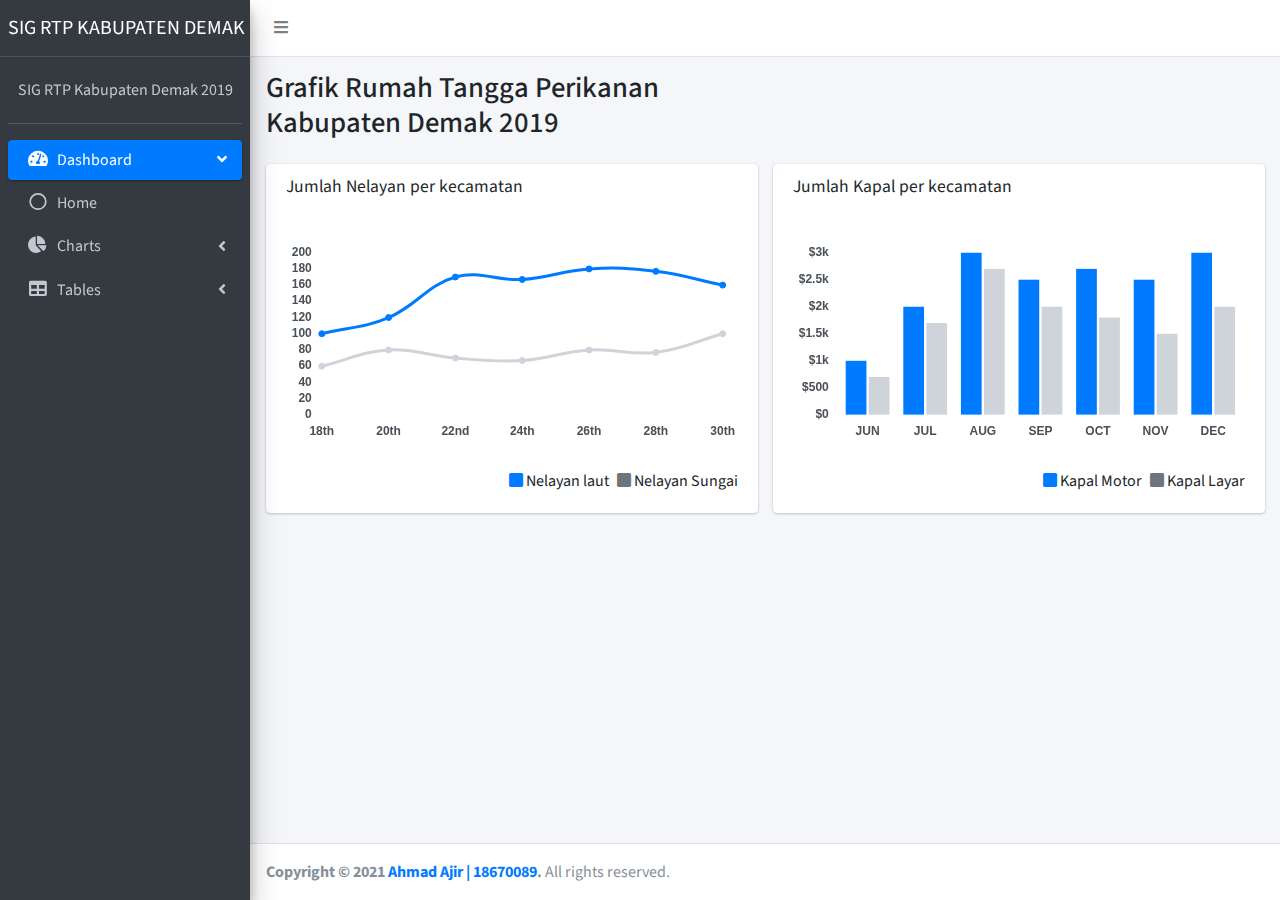
<file: AdminLTE/index3.html>
<!DOCTYPE html>
<html lang="en">
<head>
  <meta charset="utf-8">
  <meta name="viewport" content="width=device-width, initial-scale=1">
  <title>Data Rumah Tangga Perikanan Kabupaten Demak</title>

  <!-- Google Font: Source Sans Pro -->
  <link rel="stylesheet" href="https://fonts.googleapis.com/css?family=Source+Sans+Pro:300,400,400i,700&display=fallback">
  <!-- Font Awesome Icons -->
  <link rel="stylesheet" href="plugins/fontawesome-free/css/all.min.css">
  <!-- IonIcons -->
  <link rel="stylesheet" href="https://code.ionicframework.com/ionicons/2.0.1/css/ionicons.min.css">
  <!-- Theme style -->
  <link rel="stylesheet" href="dist/css/adminlte.min.css">
</head>
<!--
`body` tag options:

  Apply one or more of the following classes to to the body tag
  to get the desired effect

  * sidebar-collapse
  * sidebar-mini
-->
<body class="hold-transition sidebar-mini">
<div class="wrapper">
  <!-- Navbar -->
  <nav class="main-header navbar navbar-expand navbar-white navbar-light">
    <!-- Left navbar links -->
    <ul class="navbar-nav">
      <li class="nav-item">
        <a class="nav-link" data-widget="pushmenu" href="#" role="button"><i class="fas fa-bars"></i></a>
      </li>
     
    </ul>

    <!-- Right navbar links -->
    <ul class="navbar-nav ml-auto">
      <!-- Navbar Search -->
     

      <!-- Messages Dropdown Menu -->
     
      <!-- Notifications Dropdown Menu -->
     
     
    </ul>
  </nav>
  <!-- /.navbar -->

  <!-- Main Sidebar Container -->
  <aside class="main-sidebar sidebar-dark-primary elevation-4">
    <!-- Brand Logo -->
    <a href="index3.html" class="brand-link">
     
      <span class="brand-text font-weight-light"><b>SIG RTP KABUPATEN DEMAK</b></span>
    </a>

    <!-- Sidebar -->
    <div class="sidebar">
      <!-- Sidebar user panel (optional) -->
      <div class="user-panel mt-3 pb-3 mb-3 d-flex">
        
        <div class="info">
          <a href="#" class="d-block">SIG RTP Kabupaten Demak 2019</a>
        </div>
      </div>

      <!-- SidebarSearch Form -->
      

      <!-- Sidebar Menu -->
      <nav class="mt-2">
        <ul class="nav nav-pills nav-sidebar flex-column" data-widget="treeview" role="menu" data-accordion="false">
          <!-- Add icons to the links using the .nav-icon class
               with font-awesome or any other icon font library -->
          <li class="nav-item menu-open">
            <a href="#" class="nav-link active">
              <i class="nav-icon fas fa-tachometer-alt"></i>
              <p>
                Dashboard
                <i class="right fas fa-angle-left"></i>
              </p>
            </a>
            <ul class="nav nav-treeview">
              <li class="nav-item">
                <a href="./index.html" class="nav-link">
                  <i class="far fa-circle nav-icon"></i>
                  <p>Home</p>
                </a>
              </li>
             
            </ul>
          </li>
         
          
          <li class="nav-item">
            <a href="#" class="nav-link">
              <i class="nav-icon fas fa-chart-pie"></i>
              <p>
                Charts
                <i class="right fas fa-angle-left"></i>
              </p>
            </a>
            <ul class="nav nav-treeview">
              <li class="nav-item">
                <a href="pages/charts/chartjs.html" class="nav-link">
                  <i class="far fa-circle nav-icon"></i>
                  <p>ChartJS</p>
                </a>
              </li>
              <li class="nav-item">
                <a href="pages/charts/flot.html" class="nav-link">
                  <i class="far fa-circle nav-icon"></i>
                  <p>Flot</p>
                </a>
              </li>
              <li class="nav-item">
                <a href="pages/charts/inline.html" class="nav-link">
                  <i class="far fa-circle nav-icon"></i>
                  <p>Inline</p>
                </a>
              </li>
              <li class="nav-item">
                <a href="pages/charts/uplot.html" class="nav-link">
                  <i class="far fa-circle nav-icon"></i>
                  <p>uPlot</p>
                </a>
              </li>
            </ul>
          </li>
         
         
          <li class="nav-item">
            <a href="#" class="nav-link">
              <i class="nav-icon fas fa-table"></i>
              <p>
                Tables
                <i class="fas fa-angle-left right"></i>
              </p>
            </a>
            <ul class="nav nav-treeview">
              <li class="nav-item">
                <a href="pages/tables/simple.html" class="nav-link">
                  <i class="far fa-circle nav-icon"></i>
                  <p>Simple Tables</p>
                </a>
              </li>
              <li class="nav-item">
                <a href="pages/tables/data.html" class="nav-link">
                  <i class="far fa-circle nav-icon"></i>
                  <p>DataTables</p>
                </a>
              </li>
              <li class="nav-item">
                <a href="pages/tables/jsgrid.html" class="nav-link">
                  <i class="far fa-circle nav-icon"></i>
                  <p>jsGrid</p>
                </a>
              </li>
            </ul>
          </li>
         
        
         
        
         
        </ul>
      </nav>
      <!-- /.sidebar-menu -->
    </div>
    <!-- /.sidebar -->
  </aside>

  <!-- Content Wrapper. Contains page content -->
  <div class="content-wrapper">
    <!-- Content Header (Page header) -->
    <div class="content-header">
      <div class="container-fluid">
        <div class="row mb-2">
          <div class="col-sm-6">
            <h1 class="m-0">Grafik Rumah Tangga Perikanan Kabupaten Demak 2019</h1>
          </div><!-- /.col -->
          
        </div><!-- /.row -->
      </div><!-- /.container-fluid -->
    </div>
    <!-- /.content-header -->

    <!-- Main content -->
    <div class="content">
      <div class="container-fluid">
        <div class="row">
          <div class="col-lg-6">
            <div class="card">
              <div class="card-header border-0">
                <div class="d-flex justify-content-between">
                  <h3 class="card-title">Jumlah Nelayan per kecamatan</h3>
                
                </div>
              </div>
              <div class="card-body">
                <div class="d-flex">
                 
                  <p class="ml-auto d-flex flex-column text-right">
                    
                  </p>
                </div>
                <!-- /.d-flex -->

                <div class="position-relative mb-4">
                  <canvas id="visitors-chart" height="200"></canvas>
                </div>

                <div class="d-flex flex-row justify-content-end">
                  <span class="mr-2">
                    <i class="fas fa-square text-primary"></i> Nelayan laut
                  </span>

                  <span>
                    <i class="fas fa-square text-gray"></i> Nelayan Sungai
                  </span>
                </div>
              </div>
            </div>
            <!-- /.card -->

           
            <!-- /.card -->
          </div>
          <!-- /.col-md-6 -->
          <div class="col-lg-6">
            <div class="card">
              <div class="card-header border-0">
                <div class="d-flex justify-content-between">
                  <h3 class="card-title">Jumlah Kapal per kecamatan</h3>
                 
                </div>
              </div>
              <div class="card-body">
                <div class="d-flex">
                  <p class="d-flex flex-column">
                   
                  </p>
                  <p class="ml-auto d-flex flex-column text-right">
                   
                  </p>
                </div>
                <!-- /.d-flex -->

                <div class="position-relative mb-4">
                  <canvas id="sales-chart" height="200"></canvas>
                </div>

                <div class="d-flex flex-row justify-content-end">
                  <span class="mr-2">
                    <i class="fas fa-square text-primary"></i> Kapal Motor
                  </span>

                  <span>
                    <i class="fas fa-square text-gray"></i> Kapal Layar
                  </span>
                </div>
              </div>
            </div>
            <!-- /.card -->

           
          </div>
          <!-- /.col-md-6 -->
        </div>
        <!-- /.row -->
      </div>
      <!-- /.container-fluid -->
    </div>
    <!-- /.content -->
  </div>
  <!-- /.content-wrapper -->

  <!-- Control Sidebar -->
  <aside class="control-sidebar control-sidebar-dark">
    <!-- Control sidebar content goes here -->
  </aside>
  <!-- /.control-sidebar -->

  <!-- Main Footer -->
  <footer class="main-footer">
    <strong>Copyright &copy; 2021 <a href="https://adminlte.io">Ahmad Ajir | 18670089</a>.</strong>
    All rights reserved.
    <div class="float-right d-none d-sm-inline-block">
      
    </div>
  </footer>
</div>
<!-- ./wrapper -->

<!-- REQUIRED SCRIPTS -->

<!-- jQuery -->
<script src="plugins/jquery/jquery.min.js"></script>
<!-- Bootstrap -->
<script src="plugins/bootstrap/js/bootstrap.bundle.min.js"></script>
<!-- AdminLTE -->
<script src="dist/js/adminlte.js"></script>

<!-- OPTIONAL SCRIPTS -->
<script src="plugins/chart.js/Chart.min.js"></script>
<!-- AdminLTE for demo purposes -->
<script src="dist/js/demo.js"></script>
<!-- AdminLTE dashboard demo (This is only for demo purposes) -->
<script src="dist/js/pages/dashboard3.js"></script>
</body>
</html>
</file>
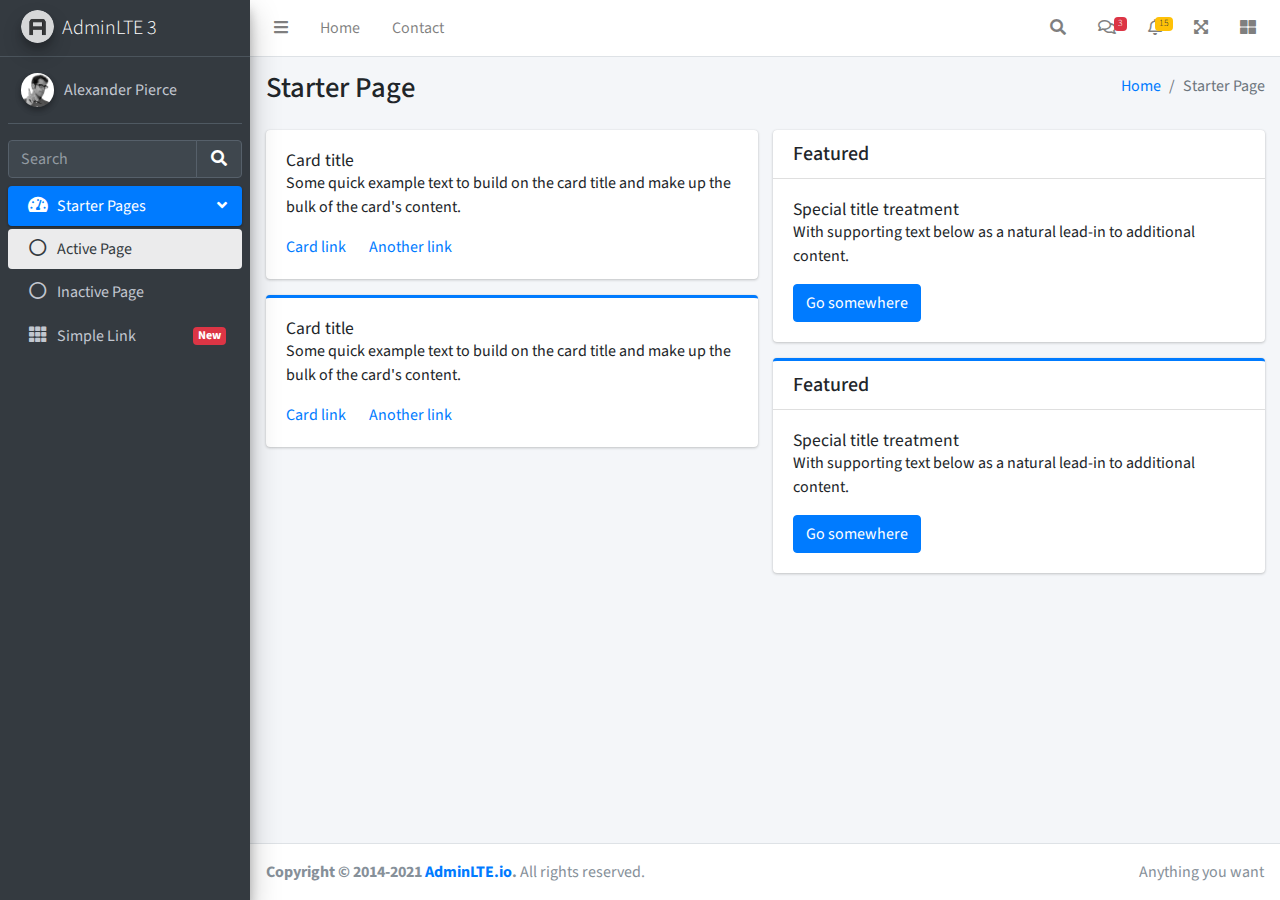
<file: AdminLTE/starter.html>
<!DOCTYPE html>
<!--
This is a starter template page. Use this page to start your new project from
scratch. This page gets rid of all links and provides the needed markup only.
-->
<html lang="en">
<head>
  <meta charset="utf-8">
  <meta name="viewport" content="width=device-width, initial-scale=1">
  <title>AdminLTE 3 | Starter</title>

  <!-- Google Font: Source Sans Pro -->
  <link rel="stylesheet" href="https://fonts.googleapis.com/css?family=Source+Sans+Pro:300,400,400i,700&display=fallback">
  <!-- Font Awesome Icons -->
  <link rel="stylesheet" href="plugins/fontawesome-free/css/all.min.css">
  <!-- Theme style -->
  <link rel="stylesheet" href="dist/css/adminlte.min.css">
</head>
<body class="hold-transition sidebar-mini">
<div class="wrapper">

  <!-- Navbar -->
  <nav class="main-header navbar navbar-expand navbar-white navbar-light">
    <!-- Left navbar links -->
    <ul class="navbar-nav">
      <li class="nav-item">
        <a class="nav-link" data-widget="pushmenu" href="#" role="button"><i class="fas fa-bars"></i></a>
      </li>
      <li class="nav-item d-none d-sm-inline-block">
        <a href="index3.html" class="nav-link">Home</a>
      </li>
      <li class="nav-item d-none d-sm-inline-block">
        <a href="#" class="nav-link">Contact</a>
      </li>
    </ul>

    <!-- Right navbar links -->
    <ul class="navbar-nav ml-auto">
      <!-- Navbar Search -->
      <li class="nav-item">
        <a class="nav-link" data-widget="navbar-search" href="#" role="button">
          <i class="fas fa-search"></i>
        </a>
        <div class="navbar-search-block">
          <form class="form-inline">
            <div class="input-group input-group-sm">
              <input class="form-control form-control-navbar" type="search" placeholder="Search" aria-label="Search">
              <div class="input-group-append">
                <button class="btn btn-navbar" type="submit">
                  <i class="fas fa-search"></i>
                </button>
                <button class="btn btn-navbar" type="button" data-widget="navbar-search">
                  <i class="fas fa-times"></i>
                </button>
              </div>
            </div>
          </form>
        </div>
      </li>

      <!-- Messages Dropdown Menu -->
      <li class="nav-item dropdown">
        <a class="nav-link" data-toggle="dropdown" href="#">
          <i class="far fa-comments"></i>
          <span class="badge badge-danger navbar-badge">3</span>
        </a>
        <div class="dropdown-menu dropdown-menu-lg dropdown-menu-right">
          <a href="#" class="dropdown-item">
            <!-- Message Start -->
            <div class="media">
              <img src="dist/img/user1-128x128.jpg" alt="User Avatar" class="img-size-50 mr-3 img-circle">
              <div class="media-body">
                <h3 class="dropdown-item-title">
                  Brad Diesel
                  <span class="float-right text-sm text-danger"><i class="fas fa-star"></i></span>
                </h3>
                <p class="text-sm">Call me whenever you can...</p>
                <p class="text-sm text-muted"><i class="far fa-clock mr-1"></i> 4 Hours Ago</p>
              </div>
            </div>
            <!-- Message End -->
          </a>
          <div class="dropdown-divider"></div>
          <a href="#" class="dropdown-item">
            <!-- Message Start -->
            <div class="media">
              <img src="dist/img/user8-128x128.jpg" alt="User Avatar" class="img-size-50 img-circle mr-3">
              <div class="media-body">
                <h3 class="dropdown-item-title">
                  John Pierce
                  <span class="float-right text-sm text-muted"><i class="fas fa-star"></i></span>
                </h3>
                <p class="text-sm">I got your message bro</p>
                <p class="text-sm text-muted"><i class="far fa-clock mr-1"></i> 4 Hours Ago</p>
              </div>
            </div>
            <!-- Message End -->
          </a>
          <div class="dropdown-divider"></div>
          <a href="#" class="dropdown-item">
            <!-- Message Start -->
            <div class="media">
              <img src="dist/img/user3-128x128.jpg" alt="User Avatar" class="img-size-50 img-circle mr-3">
              <div class="media-body">
                <h3 class="dropdown-item-title">
                  Nora Silvester
                  <span class="float-right text-sm text-warning"><i class="fas fa-star"></i></span>
                </h3>
                <p class="text-sm">The subject goes here</p>
                <p class="text-sm text-muted"><i class="far fa-clock mr-1"></i> 4 Hours Ago</p>
              </div>
            </div>
            <!-- Message End -->
          </a>
          <div class="dropdown-divider"></div>
          <a href="#" class="dropdown-item dropdown-footer">See All Messages</a>
        </div>
      </li>
      <!-- Notifications Dropdown Menu -->
      <li class="nav-item dropdown">
        <a class="nav-link" data-toggle="dropdown" href="#">
          <i class="far fa-bell"></i>
          <span class="badge badge-warning navbar-badge">15</span>
        </a>
        <div class="dropdown-menu dropdown-menu-lg dropdown-menu-right">
          <span class="dropdown-header">15 Notifications</span>
          <div class="dropdown-divider"></div>
          <a href="#" class="dropdown-item">
            <i class="fas fa-envelope mr-2"></i> 4 new messages
            <span class="float-right text-muted text-sm">3 mins</span>
          </a>
          <div class="dropdown-divider"></div>
          <a href="#" class="dropdown-item">
            <i class="fas fa-users mr-2"></i> 8 friend requests
            <span class="float-right text-muted text-sm">12 hours</span>
          </a>
          <div class="dropdown-divider"></div>
          <a href="#" class="dropdown-item">
            <i class="fas fa-file mr-2"></i> 3 new reports
            <span class="float-right text-muted text-sm">2 days</span>
          </a>
          <div class="dropdown-divider"></div>
          <a href="#" class="dropdown-item dropdown-footer">See All Notifications</a>
        </div>
      </li>
      <li class="nav-item">
        <a class="nav-link" data-widget="fullscreen" href="#" role="button">
          <i class="fas fa-expand-arrows-alt"></i>
        </a>
      </li>
      <li class="nav-item">
        <a class="nav-link" data-widget="control-sidebar" data-slide="true" href="#" role="button">
          <i class="fas fa-th-large"></i>
        </a>
      </li>
    </ul>
  </nav>
  <!-- /.navbar -->

  <!-- Main Sidebar Container -->
  <aside class="main-sidebar sidebar-dark-primary elevation-4">
    <!-- Brand Logo -->
    <a href="index3.html" class="brand-link">
      <img src="dist/img/AdminLTELogo.png" alt="AdminLTE Logo" class="brand-image img-circle elevation-3" style="opacity: .8">
      <span class="brand-text font-weight-light">AdminLTE 3</span>
    </a>

    <!-- Sidebar -->
    <div class="sidebar">
      <!-- Sidebar user panel (optional) -->
      <div class="user-panel mt-3 pb-3 mb-3 d-flex">
        <div class="image">
          <img src="dist/img/user2-160x160.jpg" class="img-circle elevation-2" alt="User Image">
        </div>
        <div class="info">
          <a href="#" class="d-block">Alexander Pierce</a>
        </div>
      </div>

      <!-- SidebarSearch Form -->
      <div class="form-inline">
        <div class="input-group" data-widget="sidebar-search">
          <input class="form-control form-control-sidebar" type="search" placeholder="Search" aria-label="Search">
          <div class="input-group-append">
            <button class="btn btn-sidebar">
              <i class="fas fa-search fa-fw"></i>
            </button>
          </div>
        </div>
      </div>

      <!-- Sidebar Menu -->
      <nav class="mt-2">
        <ul class="nav nav-pills nav-sidebar flex-column" data-widget="treeview" role="menu" data-accordion="false">
          <!-- Add icons to the links using the .nav-icon class
               with font-awesome or any other icon font library -->
          <li class="nav-item menu-open">
            <a href="#" class="nav-link active">
              <i class="nav-icon fas fa-tachometer-alt"></i>
              <p>
                Starter Pages
                <i class="right fas fa-angle-left"></i>
              </p>
            </a>
            <ul class="nav nav-treeview">
              <li class="nav-item">
                <a href="#" class="nav-link active">
                  <i class="far fa-circle nav-icon"></i>
                  <p>Active Page</p>
                </a>
              </li>
              <li class="nav-item">
                <a href="#" class="nav-link">
                  <i class="far fa-circle nav-icon"></i>
                  <p>Inactive Page</p>
                </a>
              </li>
            </ul>
          </li>
          <li class="nav-item">
            <a href="#" class="nav-link">
              <i class="nav-icon fas fa-th"></i>
              <p>
                Simple Link
                <span class="right badge badge-danger">New</span>
              </p>
            </a>
          </li>
        </ul>
      </nav>
      <!-- /.sidebar-menu -->
    </div>
    <!-- /.sidebar -->
  </aside>

  <!-- Content Wrapper. Contains page content -->
  <div class="content-wrapper">
    <!-- Content Header (Page header) -->
    <div class="content-header">
      <div class="container-fluid">
        <div class="row mb-2">
          <div class="col-sm-6">
            <h1 class="m-0">Starter Page</h1>
          </div><!-- /.col -->
          <div class="col-sm-6">
            <ol class="breadcrumb float-sm-right">
              <li class="breadcrumb-item"><a href="#">Home</a></li>
              <li class="breadcrumb-item active">Starter Page</li>
            </ol>
          </div><!-- /.col -->
        </div><!-- /.row -->
      </div><!-- /.container-fluid -->
    </div>
    <!-- /.content-header -->

    <!-- Main content -->
    <div class="content">
      <div class="container-fluid">
        <div class="row">
          <div class="col-lg-6">
            <div class="card">
              <div class="card-body">
                <h5 class="card-title">Card title</h5>

                <p class="card-text">
                  Some quick example text to build on the card title and make up the bulk of the card's
                  content.
                </p>

                <a href="#" class="card-link">Card link</a>
                <a href="#" class="card-link">Another link</a>
              </div>
            </div>

            <div class="card card-primary card-outline">
              <div class="card-body">
                <h5 class="card-title">Card title</h5>

                <p class="card-text">
                  Some quick example text to build on the card title and make up the bulk of the card's
                  content.
                </p>
                <a href="#" class="card-link">Card link</a>
                <a href="#" class="card-link">Another link</a>
              </div>
            </div><!-- /.card -->
          </div>
          <!-- /.col-md-6 -->
          <div class="col-lg-6">
            <div class="card">
              <div class="card-header">
                <h5 class="m-0">Featured</h5>
              </div>
              <div class="card-body">
                <h6 class="card-title">Special title treatment</h6>

                <p class="card-text">With supporting text below as a natural lead-in to additional content.</p>
                <a href="#" class="btn btn-primary">Go somewhere</a>
              </div>
            </div>

            <div class="card card-primary card-outline">
              <div class="card-header">
                <h5 class="m-0">Featured</h5>
              </div>
              <div class="card-body">
                <h6 class="card-title">Special title treatment</h6>

                <p class="card-text">With supporting text below as a natural lead-in to additional content.</p>
                <a href="#" class="btn btn-primary">Go somewhere</a>
              </div>
            </div>
          </div>
          <!-- /.col-md-6 -->
        </div>
        <!-- /.row -->
      </div><!-- /.container-fluid -->
    </div>
    <!-- /.content -->
  </div>
  <!-- /.content-wrapper -->

  <!-- Control Sidebar -->
  <aside class="control-sidebar control-sidebar-dark">
    <!-- Control sidebar content goes here -->
    <div class="p-3">
      <h5>Title</h5>
      <p>Sidebar content</p>
    </div>
  </aside>
  <!-- /.control-sidebar -->

  <!-- Main Footer -->
  <footer class="main-footer">
    <!-- To the right -->
    <div class="float-right d-none d-sm-inline">
      Anything you want
    </div>
    <!-- Default to the left -->
    <strong>Copyright &copy; 2014-2021 <a href="https://adminlte.io">AdminLTE.io</a>.</strong> All rights reserved.
  </footer>
</div>
<!-- ./wrapper -->

<!-- REQUIRED SCRIPTS -->

<!-- jQuery -->
<script src="plugins/jquery/jquery.min.js"></script>
<!-- Bootstrap 4 -->
<script src="plugins/bootstrap/js/bootstrap.bundle.min.js"></script>
<!-- AdminLTE App -->
<script src="dist/js/adminlte.min.js"></script>
</body>
</html>
</file>
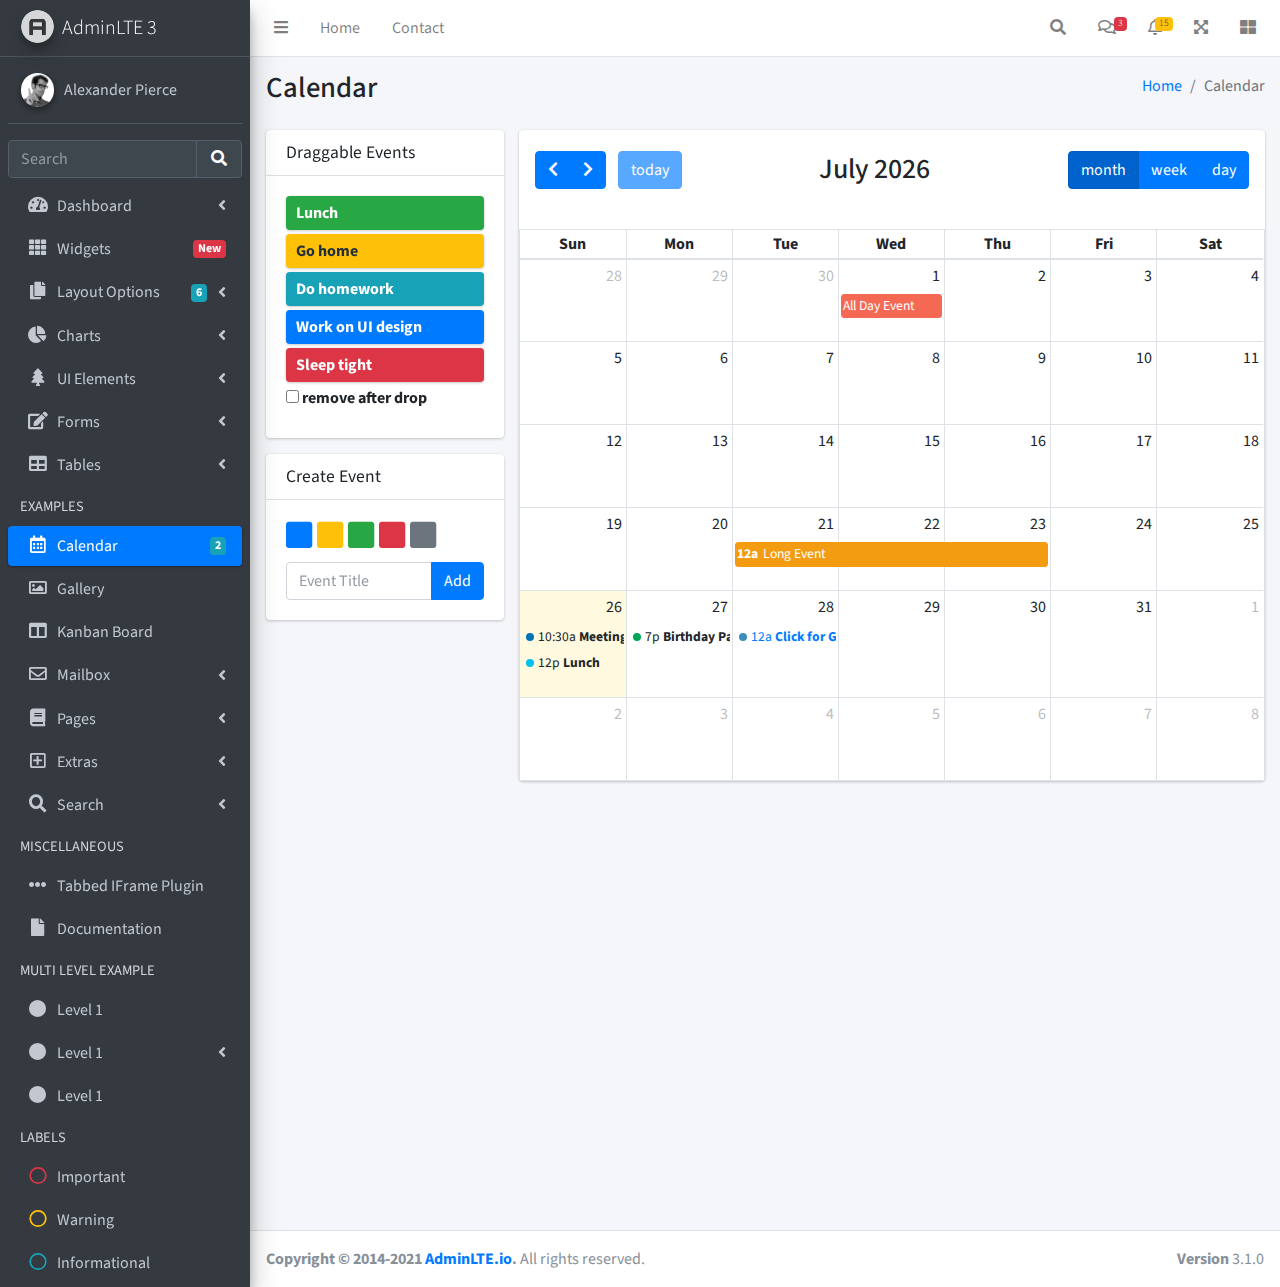
<file: AdminLTE/pages/calendar.html>
<!DOCTYPE html>
<html lang="en">
<head>
  <meta charset="utf-8">
  <meta name="viewport" content="width=device-width, initial-scale=1">
  <title>AdminLTE 3 | Calendar</title>

  <!-- Google Font: Source Sans Pro -->
  <link rel="stylesheet" href="https://fonts.googleapis.com/css?family=Source+Sans+Pro:300,400,400i,700&display=fallback">
  <!-- Font Awesome -->
  <link rel="stylesheet" href="../plugins/fontawesome-free/css/all.min.css">
  <!-- fullCalendar -->
  <link rel="stylesheet" href="../plugins/fullcalendar/main.css">
  <!-- Theme style -->
  <link rel="stylesheet" href="../dist/css/adminlte.min.css">
</head>
<body class="hold-transition sidebar-mini">
<div class="wrapper">
  <!-- Navbar -->
  <nav class="main-header navbar navbar-expand navbar-white navbar-light">
    <!-- Left navbar links -->
    <ul class="navbar-nav">
      <li class="nav-item">
        <a class="nav-link" data-widget="pushmenu" href="#" role="button"><i class="fas fa-bars"></i></a>
      </li>
      <li class="nav-item d-none d-sm-inline-block">
        <a href="../index3.html" class="nav-link">Home</a>
      </li>
      <li class="nav-item d-none d-sm-inline-block">
        <a href="#" class="nav-link">Contact</a>
      </li>
    </ul>

    <!-- Right navbar links -->
    <ul class="navbar-nav ml-auto">
      <!-- Navbar Search -->
      <li class="nav-item">
        <a class="nav-link" data-widget="navbar-search" href="#" role="button">
          <i class="fas fa-search"></i>
        </a>
        <div class="navbar-search-block">
          <form class="form-inline">
            <div class="input-group input-group-sm">
              <input class="form-control form-control-navbar" type="search" placeholder="Search" aria-label="Search">
              <div class="input-group-append">
                <button class="btn btn-navbar" type="submit">
                  <i class="fas fa-search"></i>
                </button>
                <button class="btn btn-navbar" type="button" data-widget="navbar-search">
                  <i class="fas fa-times"></i>
                </button>
              </div>
            </div>
          </form>
        </div>
      </li>

      <!-- Messages Dropdown Menu -->
      <li class="nav-item dropdown">
        <a class="nav-link" data-toggle="dropdown" href="#">
          <i class="far fa-comments"></i>
          <span class="badge badge-danger navbar-badge">3</span>
        </a>
        <div class="dropdown-menu dropdown-menu-lg dropdown-menu-right">
          <a href="#" class="dropdown-item">
            <!-- Message Start -->
            <div class="media">
              <img src="../dist/img/user1-128x128.jpg" alt="User Avatar" class="img-size-50 mr-3 img-circle">
              <div class="media-body">
                <h3 class="dropdown-item-title">
                  Brad Diesel
                  <span class="float-right text-sm text-danger"><i class="fas fa-star"></i></span>
                </h3>
                <p class="text-sm">Call me whenever you can...</p>
                <p class="text-sm text-muted"><i class="far fa-clock mr-1"></i> 4 Hours Ago</p>
              </div>
            </div>
            <!-- Message End -->
          </a>
          <div class="dropdown-divider"></div>
          <a href="#" class="dropdown-item">
            <!-- Message Start -->
            <div class="media">
              <img src="../dist/img/user8-128x128.jpg" alt="User Avatar" class="img-size-50 img-circle mr-3">
              <div class="media-body">
                <h3 class="dropdown-item-title">
                  John Pierce
                  <span class="float-right text-sm text-muted"><i class="fas fa-star"></i></span>
                </h3>
                <p class="text-sm">I got your message bro</p>
                <p class="text-sm text-muted"><i class="far fa-clock mr-1"></i> 4 Hours Ago</p>
              </div>
            </div>
            <!-- Message End -->
          </a>
          <div class="dropdown-divider"></div>
          <a href="#" class="dropdown-item">
            <!-- Message Start -->
            <div class="media">
              <img src="../dist/img/user3-128x128.jpg" alt="User Avatar" class="img-size-50 img-circle mr-3">
              <div class="media-body">
                <h3 class="dropdown-item-title">
                  Nora Silvester
                  <span class="float-right text-sm text-warning"><i class="fas fa-star"></i></span>
                </h3>
                <p class="text-sm">The subject goes here</p>
                <p class="text-sm text-muted"><i class="far fa-clock mr-1"></i> 4 Hours Ago</p>
              </div>
            </div>
            <!-- Message End -->
          </a>
          <div class="dropdown-divider"></div>
          <a href="#" class="dropdown-item dropdown-footer">See All Messages</a>
        </div>
      </li>
      <!-- Notifications Dropdown Menu -->
      <li class="nav-item dropdown">
        <a class="nav-link" data-toggle="dropdown" href="#">
          <i class="far fa-bell"></i>
          <span class="badge badge-warning navbar-badge">15</span>
        </a>
        <div class="dropdown-menu dropdown-menu-lg dropdown-menu-right">
          <span class="dropdown-item dropdown-header">15 Notifications</span>
          <div class="dropdown-divider"></div>
          <a href="#" class="dropdown-item">
            <i class="fas fa-envelope mr-2"></i> 4 new messages
            <span class="float-right text-muted text-sm">3 mins</span>
          </a>
          <div class="dropdown-divider"></div>
          <a href="#" class="dropdown-item">
            <i class="fas fa-users mr-2"></i> 8 friend requests
            <span class="float-right text-muted text-sm">12 hours</span>
          </a>
          <div class="dropdown-divider"></div>
          <a href="#" class="dropdown-item">
            <i class="fas fa-file mr-2"></i> 3 new reports
            <span class="float-right text-muted text-sm">2 days</span>
          </a>
          <div class="dropdown-divider"></div>
          <a href="#" class="dropdown-item dropdown-footer">See All Notifications</a>
        </div>
      </li>
      <li class="nav-item">
        <a class="nav-link" data-widget="fullscreen" href="#" role="button">
          <i class="fas fa-expand-arrows-alt"></i>
        </a>
      </li>
      <li class="nav-item">
        <a class="nav-link" data-widget="control-sidebar" data-slide="true" href="#" role="button">
          <i class="fas fa-th-large"></i>
        </a>
      </li>
    </ul>
  </nav>
  <!-- /.navbar -->

  <!-- Main Sidebar Container -->
  <aside class="main-sidebar sidebar-dark-primary elevation-4">
    <!-- Brand Logo -->
    <a href="../index3.html" class="brand-link">
      <img src="../dist/img/AdminLTELogo.png" alt="AdminLTE Logo" class="brand-image img-circle elevation-3" style="opacity: .8">
      <span class="brand-text font-weight-light">AdminLTE 3</span>
    </a>

    <!-- Sidebar -->
    <div class="sidebar">
      <!-- Sidebar user panel (optional) -->
      <div class="user-panel mt-3 pb-3 mb-3 d-flex">
        <div class="image">
          <img src="../dist/img/user2-160x160.jpg" class="img-circle elevation-2" alt="User Image">
        </div>
        <div class="info">
          <a href="#" class="d-block">Alexander Pierce</a>
        </div>
      </div>

      <!-- SidebarSearch Form -->
      <div class="form-inline">
        <div class="input-group" data-widget="sidebar-search">
          <input class="form-control form-control-sidebar" type="search" placeholder="Search" aria-label="Search">
          <div class="input-group-append">
            <button class="btn btn-sidebar">
              <i class="fas fa-search fa-fw"></i>
            </button>
          </div>
        </div>
      </div>

      <!-- Sidebar Menu -->
      <nav class="mt-2">
        <ul class="nav nav-pills nav-sidebar flex-column" data-widget="treeview" role="menu" data-accordion="false">
          <!-- Add icons to the links using the .nav-icon class
               with font-awesome or any other icon font library -->
          <li class="nav-item">
            <a href="#" class="nav-link">
              <i class="nav-icon fas fa-tachometer-alt"></i>
              <p>
                Dashboard
                <i class="right fas fa-angle-left"></i>
              </p>
            </a>
            <ul class="nav nav-treeview">
              <li class="nav-item">
                <a href="../index.html" class="nav-link">
                  <i class="far fa-circle nav-icon"></i>
                  <p>Dashboard v1</p>
                </a>
              </li>
              <li class="nav-item">
                <a href="../index2.html" class="nav-link">
                  <i class="far fa-circle nav-icon"></i>
                  <p>Dashboard v2</p>
                </a>
              </li>
              <li class="nav-item">
                <a href="../index3.html" class="nav-link">
                  <i class="far fa-circle nav-icon"></i>
                  <p>Dashboard v3</p>
                </a>
              </li>
            </ul>
          </li>
          <li class="nav-item">
            <a href="widgets.html" class="nav-link">
              <i class="nav-icon fas fa-th"></i>
              <p>
                Widgets
                <span class="right badge badge-danger">New</span>
              </p>
            </a>
          </li>
          <li class="nav-item">
            <a href="#" class="nav-link">
              <i class="nav-icon fas fa-copy"></i>
              <p>
                Layout Options
                <i class="fas fa-angle-left right"></i>
                <span class="badge badge-info right">6</span>
              </p>
            </a>
            <ul class="nav nav-treeview">
              <li class="nav-item">
                <a href="layout/top-nav.html" class="nav-link">
                  <i class="far fa-circle nav-icon"></i>
                  <p>Top Navigation</p>
                </a>
              </li>
              <li class="nav-item">
                <a href="layout/top-nav-sidebar.html" class="nav-link">
                  <i class="far fa-circle nav-icon"></i>
                  <p>Top Navigation + Sidebar</p>
                </a>
              </li>
              <li class="nav-item">
                <a href="layout/boxed.html" class="nav-link">
                  <i class="far fa-circle nav-icon"></i>
                  <p>Boxed</p>
                </a>
              </li>
              <li class="nav-item">
                <a href="layout/fixed-sidebar.html" class="nav-link">
                  <i class="far fa-circle nav-icon"></i>
                  <p>Fixed Sidebar</p>
                </a>
              </li>
              <li class="nav-item">
                <a href="layout/fixed-sidebar-custom.html" class="nav-link">
                  <i class="far fa-circle nav-icon"></i>
                  <p>Fixed Sidebar <small>+ Custom Area</small></p>
                </a>
              </li>
              <li class="nav-item">
                <a href="layout/fixed-topnav.html" class="nav-link">
                  <i class="far fa-circle nav-icon"></i>
                  <p>Fixed Navbar</p>
                </a>
              </li>
              <li class="nav-item">
                <a href="layout/fixed-footer.html" class="nav-link">
                  <i class="far fa-circle nav-icon"></i>
                  <p>Fixed Footer</p>
                </a>
              </li>
              <li class="nav-item">
                <a href="layout/collapsed-sidebar.html" class="nav-link">
                  <i class="far fa-circle nav-icon"></i>
                  <p>Collapsed Sidebar</p>
                </a>
              </li>
            </ul>
          </li>
          <li class="nav-item">
            <a href="#" class="nav-link">
              <i class="nav-icon fas fa-chart-pie"></i>
              <p>
                Charts
                <i class="right fas fa-angle-left"></i>
              </p>
            </a>
            <ul class="nav nav-treeview">
              <li class="nav-item">
                <a href="charts/chartjs.html" class="nav-link">
                  <i class="far fa-circle nav-icon"></i>
                  <p>ChartJS</p>
                </a>
              </li>
              <li class="nav-item">
                <a href="charts/flot.html" class="nav-link">
                  <i class="far fa-circle nav-icon"></i>
                  <p>Flot</p>
                </a>
              </li>
              <li class="nav-item">
                <a href="charts/inline.html" class="nav-link">
                  <i class="far fa-circle nav-icon"></i>
                  <p>Inline</p>
                </a>
              </li>
              <li class="nav-item">
                <a href="charts/uplot.html" class="nav-link">
                  <i class="far fa-circle nav-icon"></i>
                  <p>uPlot</p>
                </a>
              </li>
            </ul>
          </li>
          <li class="nav-item">
            <a href="#" class="nav-link">
              <i class="nav-icon fas fa-tree"></i>
              <p>
                UI Elements
                <i class="fas fa-angle-left right"></i>
              </p>
            </a>
            <ul class="nav nav-treeview">
              <li class="nav-item">
                <a href="UI/general.html" class="nav-link">
                  <i class="far fa-circle nav-icon"></i>
                  <p>General</p>
                </a>
              </li>
              <li class="nav-item">
                <a href="UI/icons.html" class="nav-link">
                  <i class="far fa-circle nav-icon"></i>
                  <p>Icons</p>
                </a>
              </li>
              <li class="nav-item">
                <a href="UI/buttons.html" class="nav-link">
                  <i class="far fa-circle nav-icon"></i>
                  <p>Buttons</p>
                </a>
              </li>
              <li class="nav-item">
                <a href="UI/sliders.html" class="nav-link">
                  <i class="far fa-circle nav-icon"></i>
                  <p>Sliders</p>
                </a>
              </li>
              <li class="nav-item">
                <a href="UI/modals.html" class="nav-link">
                  <i class="far fa-circle nav-icon"></i>
                  <p>Modals & Alerts</p>
                </a>
              </li>
              <li class="nav-item">
                <a href="UI/navbar.html" class="nav-link">
                  <i class="far fa-circle nav-icon"></i>
                  <p>Navbar & Tabs</p>
                </a>
              </li>
              <li class="nav-item">
                <a href="UI/timeline.html" class="nav-link">
                  <i class="far fa-circle nav-icon"></i>
                  <p>Timeline</p>
                </a>
              </li>
              <li class="nav-item">
                <a href="UI/ribbons.html" class="nav-link">
                  <i class="far fa-circle nav-icon"></i>
                  <p>Ribbons</p>
                </a>
              </li>
            </ul>
          </li>
          <li class="nav-item">
            <a href="#" class="nav-link">
              <i class="nav-icon fas fa-edit"></i>
              <p>
                Forms
                <i class="fas fa-angle-left right"></i>
              </p>
            </a>
            <ul class="nav nav-treeview">
              <li class="nav-item">
                <a href="forms/general.html" class="nav-link">
                  <i class="far fa-circle nav-icon"></i>
                  <p>General Elements</p>
                </a>
              </li>
              <li class="nav-item">
                <a href="forms/advanced.html" class="nav-link">
                  <i class="far fa-circle nav-icon"></i>
                  <p>Advanced Elements</p>
                </a>
              </li>
              <li class="nav-item">
                <a href="forms/editors.html" class="nav-link">
                  <i class="far fa-circle nav-icon"></i>
                  <p>Editors</p>
                </a>
              </li>
              <li class="nav-item">
                <a href="forms/validation.html" class="nav-link">
                  <i class="far fa-circle nav-icon"></i>
                  <p>Validation</p>
                </a>
              </li>
            </ul>
          </li>
          <li class="nav-item">
            <a href="#" class="nav-link">
              <i class="nav-icon fas fa-table"></i>
              <p>
                Tables
                <i class="fas fa-angle-left right"></i>
              </p>
            </a>
            <ul class="nav nav-treeview">
              <li class="nav-item">
                <a href="tables/simple.html" class="nav-link">
                  <i class="far fa-circle nav-icon"></i>
                  <p>Simple Tables</p>
                </a>
              </li>
              <li class="nav-item">
                <a href="tables/data.html" class="nav-link">
                  <i class="far fa-circle nav-icon"></i>
                  <p>DataTables</p>
                </a>
              </li>
              <li class="nav-item">
                <a href="tables/jsgrid.html" class="nav-link">
                  <i class="far fa-circle nav-icon"></i>
                  <p>jsGrid</p>
                </a>
              </li>
            </ul>
          </li>
          <li class="nav-header">EXAMPLES</li>
          <li class="nav-item">
            <a href="calendar.html" class="nav-link active">
              <i class="nav-icon far fa-calendar-alt"></i>
              <p>
                Calendar
                <span class="badge badge-info right">2</span>
              </p>
            </a>
          </li>
          <li class="nav-item">
            <a href="gallery.html" class="nav-link">
              <i class="nav-icon far fa-image"></i>
              <p>
                Gallery
              </p>
            </a>
          </li>
          <li class="nav-item">
            <a href="kanban.html" class="nav-link">
              <i class="nav-icon fas fa-columns"></i>
              <p>
                Kanban Board
              </p>
            </a>
          </li>
          <li class="nav-item">
            <a href="#" class="nav-link">
              <i class="nav-icon far fa-envelope"></i>
              <p>
                Mailbox
                <i class="fas fa-angle-left right"></i>
              </p>
            </a>
            <ul class="nav nav-treeview">
              <li class="nav-item">
                <a href="mailbox/mailbox.html" class="nav-link">
                  <i class="far fa-circle nav-icon"></i>
                  <p>Inbox</p>
                </a>
              </li>
              <li class="nav-item">
                <a href="mailbox/compose.html" class="nav-link">
                  <i class="far fa-circle nav-icon"></i>
                  <p>Compose</p>
                </a>
              </li>
              <li class="nav-item">
                <a href="mailbox/read-mail.html" class="nav-link">
                  <i class="far fa-circle nav-icon"></i>
                  <p>Read</p>
                </a>
              </li>
            </ul>
          </li>
          <li class="nav-item">
            <a href="#" class="nav-link">
              <i class="nav-icon fas fa-book"></i>
              <p>
                Pages
                <i class="fas fa-angle-left right"></i>
              </p>
            </a>
            <ul class="nav nav-treeview">
              <li class="nav-item">
                <a href="examples/invoice.html" class="nav-link">
                  <i class="far fa-circle nav-icon"></i>
                  <p>Invoice</p>
                </a>
              </li>
              <li class="nav-item">
                <a href="examples/profile.html" class="nav-link">
                  <i class="far fa-circle nav-icon"></i>
                  <p>Profile</p>
                </a>
              </li>
              <li class="nav-item">
                <a href="examples/e-commerce.html" class="nav-link">
                  <i class="far fa-circle nav-icon"></i>
                  <p>E-commerce</p>
                </a>
              </li>
              <li class="nav-item">
                <a href="examples/projects.html" class="nav-link">
                  <i class="far fa-circle nav-icon"></i>
                  <p>Projects</p>
                </a>
              </li>
              <li class="nav-item">
                <a href="examples/project-add.html" class="nav-link">
                  <i class="far fa-circle nav-icon"></i>
                  <p>Project Add</p>
                </a>
              </li>
              <li class="nav-item">
                <a href="examples/project-edit.html" class="nav-link">
                  <i class="far fa-circle nav-icon"></i>
                  <p>Project Edit</p>
                </a>
              </li>
              <li class="nav-item">
                <a href="examples/project-detail.html" class="nav-link">
                  <i class="far fa-circle nav-icon"></i>
                  <p>Project Detail</p>
                </a>
              </li>
              <li class="nav-item">
                <a href="examples/contacts.html" class="nav-link">
                  <i class="far fa-circle nav-icon"></i>
                  <p>Contacts</p>
                </a>
              </li>
              <li class="nav-item">
                <a href="examples/faq.html" class="nav-link">
                  <i class="far fa-circle nav-icon"></i>
                  <p>FAQ</p>
                </a>
              </li>
              <li class="nav-item">
                <a href="examples/contact-us.html" class="nav-link">
                  <i class="far fa-circle nav-icon"></i>
                  <p>Contact us</p>
                </a>
              </li>
            </ul>
          </li>
          <li class="nav-item">
            <a href="#" class="nav-link">
              <i class="nav-icon far fa-plus-square"></i>
              <p>
                Extras
                <i class="fas fa-angle-left right"></i>
              </p>
            </a>
            <ul class="nav nav-treeview">
              <li class="nav-item">
                <a href="#" class="nav-link">
                  <i class="far fa-circle nav-icon"></i>
                  <p>
                    Login & Register v1
                    <i class="fas fa-angle-left right"></i>
                  </p>
                </a>
                <ul class="nav nav-treeview">
                  <li class="nav-item">
                    <a href="examples/login.html" class="nav-link">
                      <i class="far fa-circle nav-icon"></i>
                      <p>Login v1</p>
                    </a>
                  </li>
                  <li class="nav-item">
                    <a href="examples/register.html" class="nav-link">
                      <i class="far fa-circle nav-icon"></i>
                      <p>Register v1</p>
                    </a>
                  </li>
                  <li class="nav-item">
                    <a href="examples/forgot-password.html" class="nav-link">
                      <i class="far fa-circle nav-icon"></i>
                      <p>Forgot Password v1</p>
                    </a>
                  </li>
                  <li class="nav-item">
                    <a href="examples/recover-password.html" class="nav-link">
                      <i class="far fa-circle nav-icon"></i>
                      <p>Recover Password v1</p>
                    </a>
                  </li>
                </ul>
              </li>
              <li class="nav-item">
                <a href="#" class="nav-link">
                  <i class="far fa-circle nav-icon"></i>
                  <p>
                    Login & Register v2
                    <i class="fas fa-angle-left right"></i>
                  </p>
                </a>
                <ul class="nav nav-treeview">
                  <li class="nav-item">
                    <a href="examples/login-v2.html" class="nav-link">
                      <i class="far fa-circle nav-icon"></i>
                      <p>Login v2</p>
                    </a>
                  </li>
                  <li class="nav-item">
                    <a href="examples/register-v2.html" class="nav-link">
                      <i class="far fa-circle nav-icon"></i>
                      <p>Register v2</p>
                    </a>
                  </li>
                  <li class="nav-item">
                    <a href="examples/forgot-password-v2.html" class="nav-link">
                      <i class="far fa-circle nav-icon"></i>
                      <p>Forgot Password v2</p>
                    </a>
                  </li>
                  <li class="nav-item">
                    <a href="examples/recover-password-v2.html" class="nav-link">
                      <i class="far fa-circle nav-icon"></i>
                      <p>Recover Password v2</p>
                    </a>
                  </li>
                </ul>
              </li>
              <li class="nav-item">
                <a href="examples/lockscreen.html" class="nav-link">
                  <i class="far fa-circle nav-icon"></i>
                  <p>Lockscreen</p>
                </a>
              </li>
              <li class="nav-item">
                <a href="examples/legacy-user-menu.html" class="nav-link">
                  <i class="far fa-circle nav-icon"></i>
                  <p>Legacy User Menu</p>
                </a>
              </li>
              <li class="nav-item">
                <a href="examples/language-menu.html" class="nav-link">
                  <i class="far fa-circle nav-icon"></i>
                  <p>Language Menu</p>
                </a>
              </li>
              <li class="nav-item">
                <a href="examples/404.html" class="nav-link">
                  <i class="far fa-circle nav-icon"></i>
                  <p>Error 404</p>
                </a>
              </li>
              <li class="nav-item">
                <a href="examples/500.html" class="nav-link">
                  <i class="far fa-circle nav-icon"></i>
                  <p>Error 500</p>
                </a>
              </li>
              <li class="nav-item">
                <a href="examples/pace.html" class="nav-link">
                  <i class="far fa-circle nav-icon"></i>
                  <p>Pace</p>
                </a>
              </li>
              <li class="nav-item">
                <a href="examples/blank.html" class="nav-link">
                  <i class="far fa-circle nav-icon"></i>
                  <p>Blank Page</p>
                </a>
              </li>
              <li class="nav-item">
                <a href="../starter.html" class="nav-link">
                  <i class="far fa-circle nav-icon"></i>
                  <p>Starter Page</p>
                </a>
              </li>
            </ul>
          </li>
          <li class="nav-item">
            <a href="#" class="nav-link">
              <i class="nav-icon fas fa-search"></i>
              <p>
                Search
                <i class="fas fa-angle-left right"></i>
              </p>
            </a>
            <ul class="nav nav-treeview">
              <li class="nav-item">
                <a href="search/simple.html" class="nav-link">
                  <i class="far fa-circle nav-icon"></i>
                  <p>Simple Search</p>
                </a>
              </li>
              <li class="nav-item">
                <a href="search/enhanced.html" class="nav-link">
                  <i class="far fa-circle nav-icon"></i>
                  <p>Enhanced</p>
                </a>
              </li>
            </ul>
          </li>
          <li class="nav-header">MISCELLANEOUS</li>
          <li class="nav-item">
            <a href="../iframe.html" class="nav-link">
              <i class="nav-icon fas fa-ellipsis-h"></i>
              <p>Tabbed IFrame Plugin</p>
            </a>
          </li>
          <li class="nav-item">
            <a href="https://adminlte.io/docs/3.1/" class="nav-link">
              <i class="nav-icon fas fa-file"></i>
              <p>Documentation</p>
            </a>
          </li>
          <li class="nav-header">MULTI LEVEL EXAMPLE</li>
          <li class="nav-item">
            <a href="#" class="nav-link">
              <i class="fas fa-circle nav-icon"></i>
              <p>Level 1</p>
            </a>
          </li>
          <li class="nav-item">
            <a href="#" class="nav-link">
              <i class="nav-icon fas fa-circle"></i>
              <p>
                Level 1
                <i class="right fas fa-angle-left"></i>
              </p>
            </a>
            <ul class="nav nav-treeview">
              <li class="nav-item">
                <a href="#" class="nav-link">
                  <i class="far fa-circle nav-icon"></i>
                  <p>Level 2</p>
                </a>
              </li>
              <li class="nav-item">
                <a href="#" class="nav-link">
                  <i class="far fa-circle nav-icon"></i>
                  <p>
                    Level 2
                    <i class="right fas fa-angle-left"></i>
                  </p>
                </a>
                <ul class="nav nav-treeview">
                  <li class="nav-item">
                    <a href="#" class="nav-link">
                      <i class="far fa-dot-circle nav-icon"></i>
                      <p>Level 3</p>
                    </a>
                  </li>
                  <li class="nav-item">
                    <a href="#" class="nav-link">
                      <i class="far fa-dot-circle nav-icon"></i>
                      <p>Level 3</p>
                    </a>
                  </li>
                  <li class="nav-item">
                    <a href="#" class="nav-link">
                      <i class="far fa-dot-circle nav-icon"></i>
                      <p>Level 3</p>
                    </a>
                  </li>
                </ul>
              </li>
              <li class="nav-item">
                <a href="#" class="nav-link">
                  <i class="far fa-circle nav-icon"></i>
                  <p>Level 2</p>
                </a>
              </li>
            </ul>
          </li>
          <li class="nav-item">
            <a href="#" class="nav-link">
              <i class="fas fa-circle nav-icon"></i>
              <p>Level 1</p>
            </a>
          </li>
          <li class="nav-header">LABELS</li>
          <li class="nav-item">
            <a href="#" class="nav-link">
              <i class="nav-icon far fa-circle text-danger"></i>
              <p class="text">Important</p>
            </a>
          </li>
          <li class="nav-item">
            <a href="#" class="nav-link">
              <i class="nav-icon far fa-circle text-warning"></i>
              <p>Warning</p>
            </a>
          </li>
          <li class="nav-item">
            <a href="#" class="nav-link">
              <i class="nav-icon far fa-circle text-info"></i>
              <p>Informational</p>
            </a>
          </li>
        </ul>
      </nav>
      <!-- /.sidebar-menu -->
    </div>
    <!-- /.sidebar -->
  </aside>

  <!-- Content Wrapper. Contains page content -->
  <div class="content-wrapper">
    <!-- Content Header (Page header) -->
    <section class="content-header">
      <div class="container-fluid">
        <div class="row mb-2">
          <div class="col-sm-6">
            <h1>Calendar</h1>
          </div>
          <div class="col-sm-6">
            <ol class="breadcrumb float-sm-right">
              <li class="breadcrumb-item"><a href="#">Home</a></li>
              <li class="breadcrumb-item active">Calendar</li>
            </ol>
          </div>
        </div>
      </div><!-- /.container-fluid -->
    </section>

    <!-- Main content -->
    <section class="content">
      <div class="container-fluid">
        <div class="row">
          <div class="col-md-3">
            <div class="sticky-top mb-3">
              <div class="card">
                <div class="card-header">
                  <h4 class="card-title">Draggable Events</h4>
                </div>
                <div class="card-body">
                  <!-- the events -->
                  <div id="external-events">
                    <div class="external-event bg-success">Lunch</div>
                    <div class="external-event bg-warning">Go home</div>
                    <div class="external-event bg-info">Do homework</div>
                    <div class="external-event bg-primary">Work on UI design</div>
                    <div class="external-event bg-danger">Sleep tight</div>
                    <div class="checkbox">
                      <label for="drop-remove">
                        <input type="checkbox" id="drop-remove">
                        remove after drop
                      </label>
                    </div>
                  </div>
                </div>
                <!-- /.card-body -->
              </div>
              <!-- /.card -->
              <div class="card">
                <div class="card-header">
                  <h3 class="card-title">Create Event</h3>
                </div>
                <div class="card-body">
                  <div class="btn-group" style="width: 100%; margin-bottom: 10px;">
                    <ul class="fc-color-picker" id="color-chooser">
                      <li><a class="text-primary" href="#"><i class="fas fa-square"></i></a></li>
                      <li><a class="text-warning" href="#"><i class="fas fa-square"></i></a></li>
                      <li><a class="text-success" href="#"><i class="fas fa-square"></i></a></li>
                      <li><a class="text-danger" href="#"><i class="fas fa-square"></i></a></li>
                      <li><a class="text-muted" href="#"><i class="fas fa-square"></i></a></li>
                    </ul>
                  </div>
                  <!-- /btn-group -->
                  <div class="input-group">
                    <input id="new-event" type="text" class="form-control" placeholder="Event Title">

                    <div class="input-group-append">
                      <button id="add-new-event" type="button" class="btn btn-primary">Add</button>
                    </div>
                    <!-- /btn-group -->
                  </div>
                  <!-- /input-group -->
                </div>
              </div>
            </div>
          </div>
          <!-- /.col -->
          <div class="col-md-9">
            <div class="card card-primary">
              <div class="card-body p-0">
                <!-- THE CALENDAR -->
                <div id="calendar"></div>
              </div>
              <!-- /.card-body -->
            </div>
            <!-- /.card -->
          </div>
          <!-- /.col -->
        </div>
        <!-- /.row -->
      </div><!-- /.container-fluid -->
    </section>
    <!-- /.content -->
  </div>
  <!-- /.content-wrapper -->

  <footer class="main-footer">
    <div class="float-right d-none d-sm-block">
      <b>Version</b> 3.1.0
    </div>
    <strong>Copyright &copy; 2014-2021 <a href="https://adminlte.io">AdminLTE.io</a>.</strong> All rights reserved.
  </footer>

  <!-- Control Sidebar -->
  <aside class="control-sidebar control-sidebar-dark">
    <!-- Control sidebar content goes here -->
  </aside>
  <!-- /.control-sidebar -->
</div>
<!-- ./wrapper -->

<!-- jQuery -->
<script src="../plugins/jquery/jquery.min.js"></script>
<!-- Bootstrap -->
<script src="../plugins/bootstrap/js/bootstrap.bundle.min.js"></script>
<!-- jQuery UI -->
<script src="../plugins/jquery-ui/jquery-ui.min.js"></script>
<!-- AdminLTE App -->
<script src="../dist/js/adminlte.min.js"></script>
<!-- fullCalendar 2.2.5 -->
<script src="../plugins/moment/moment.min.js"></script>
<script src="../plugins/fullcalendar/main.js"></script>
<!-- AdminLTE for demo purposes -->
<script src="../dist/js/demo.js"></script>
<!-- Page specific script -->
<script>
  $(function () {

    /* initialize the external events
     -----------------------------------------------------------------*/
    function ini_events(ele) {
      ele.each(function () {

        // create an Event Object (https://fullcalendar.io/docs/event-object)
        // it doesn't need to have a start or end
        var eventObject = {
          title: $.trim($(this).text()) // use the element's text as the event title
        }

        // store the Event Object in the DOM element so we can get to it later
        $(this).data('eventObject', eventObject)

        // make the event draggable using jQuery UI
        $(this).draggable({
          zIndex        : 1070,
          revert        : true, // will cause the event to go back to its
          revertDuration: 0  //  original position after the drag
        })

      })
    }

    ini_events($('#external-events div.external-event'))

    /* initialize the calendar
     -----------------------------------------------------------------*/
    //Date for the calendar events (dummy data)
    var date = new Date()
    var d    = date.getDate(),
        m    = date.getMonth(),
        y    = date.getFullYear()

    var Calendar = FullCalendar.Calendar;
    var Draggable = FullCalendar.Draggable;

    var containerEl = document.getElementById('external-events');
    var checkbox = document.getElementById('drop-remove');
    var calendarEl = document.getElementById('calendar');

    // initialize the external events
    // -----------------------------------------------------------------

    new Draggable(containerEl, {
      itemSelector: '.external-event',
      eventData: function(eventEl) {
        return {
          title: eventEl.innerText,
          backgroundColor: window.getComputedStyle( eventEl ,null).getPropertyValue('background-color'),
          borderColor: window.getComputedStyle( eventEl ,null).getPropertyValue('background-color'),
          textColor: window.getComputedStyle( eventEl ,null).getPropertyValue('color'),
        };
      }
    });

    var calendar = new Calendar(calendarEl, {
      headerToolbar: {
        left  : 'prev,next today',
        center: 'title',
        right : 'dayGridMonth,timeGridWeek,timeGridDay'
      },
      themeSystem: 'bootstrap',
      //Random default events
      events: [
        {
          title          : 'All Day Event',
          start          : new Date(y, m, 1),
          backgroundColor: '#f56954', //red
          borderColor    : '#f56954', //red
          allDay         : true
        },
        {
          title          : 'Long Event',
          start          : new Date(y, m, d - 5),
          end            : new Date(y, m, d - 2),
          backgroundColor: '#f39c12', //yellow
          borderColor    : '#f39c12' //yellow
        },
        {
          title          : 'Meeting',
          start          : new Date(y, m, d, 10, 30),
          allDay         : false,
          backgroundColor: '#0073b7', //Blue
          borderColor    : '#0073b7' //Blue
        },
        {
          title          : 'Lunch',
          start          : new Date(y, m, d, 12, 0),
          end            : new Date(y, m, d, 14, 0),
          allDay         : false,
          backgroundColor: '#00c0ef', //Info (aqua)
          borderColor    : '#00c0ef' //Info (aqua)
        },
        {
          title          : 'Birthday Party',
          start          : new Date(y, m, d + 1, 19, 0),
          end            : new Date(y, m, d + 1, 22, 30),
          allDay         : false,
          backgroundColor: '#00a65a', //Success (green)
          borderColor    : '#00a65a' //Success (green)
        },
        {
          title          : 'Click for Google',
          start          : new Date(y, m, 28),
          end            : new Date(y, m, 29),
          url            : 'https://www.google.com/',
          backgroundColor: '#3c8dbc', //Primary (light-blue)
          borderColor    : '#3c8dbc' //Primary (light-blue)
        }
      ],
      editable  : true,
      droppable : true, // this allows things to be dropped onto the calendar !!!
      drop      : function(info) {
        // is the "remove after drop" checkbox checked?
        if (checkbox.checked) {
          // if so, remove the element from the "Draggable Events" list
          info.draggedEl.parentNode.removeChild(info.draggedEl);
        }
      }
    });

    calendar.render();
    // $('#calendar').fullCalendar()

    /* ADDING EVENTS */
    var currColor = '#3c8dbc' //Red by default
    // Color chooser button
    $('#color-chooser > li > a').click(function (e) {
      e.preventDefault()
      // Save color
      currColor = $(this).css('color')
      // Add color effect to button
      $('#add-new-event').css({
        'background-color': currColor,
        'border-color'    : currColor
      })
    })
    $('#add-new-event').click(function (e) {
      e.preventDefault()
      // Get value and make sure it is not null
      var val = $('#new-event').val()
      if (val.length == 0) {
        return
      }

      // Create events
      var event = $('<div />')
      event.css({
        'background-color': currColor,
        'border-color'    : currColor,
        'color'           : '#fff'
      }).addClass('external-event')
      event.text(val)
      $('#external-events').prepend(event)

      // Add draggable funtionality
      ini_events(event)

      // Remove event from text input
      $('#new-event').val('')
    })
  })
</script>
</body>
</html>
</file>
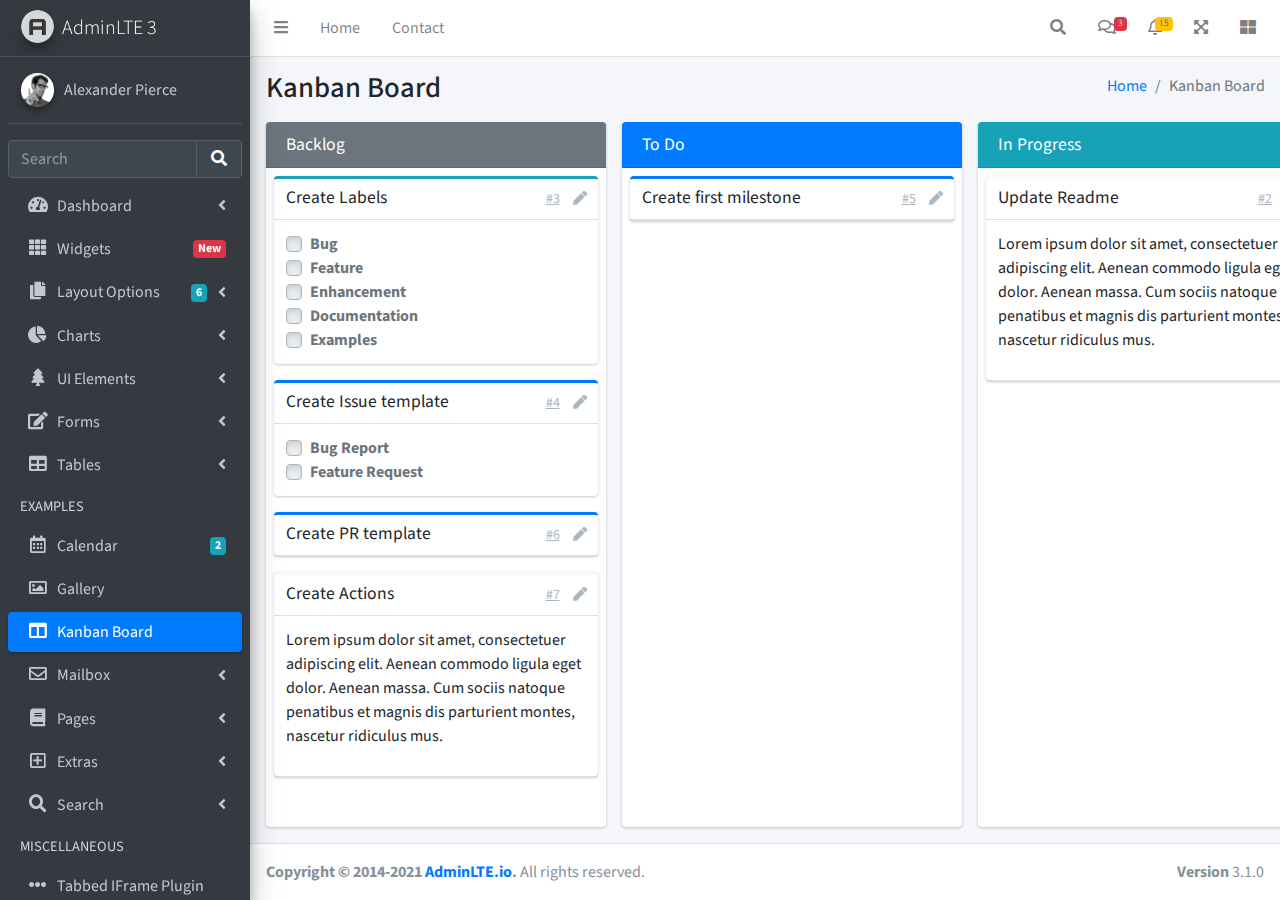
<file: AdminLTE/pages/kanban.html>
<!DOCTYPE html>
<html lang="en">
<head>
  <meta charset="utf-8">
  <meta name="viewport" content="width=device-width, initial-scale=1">
  <title>AdminLTE 3 | Kanban Board</title>

  <!-- Google Font: Source Sans Pro -->
  <link rel="stylesheet" href="https://fonts.googleapis.com/css?family=Source+Sans+Pro:300,400,400i,700&display=fallback">
  <!-- Font Awesome -->
  <link rel="stylesheet" href="../plugins/fontawesome-free/css/all.min.css">
  <!-- Ekko Lightbox -->
  <link rel="stylesheet" href="../plugins/ekko-lightbox/ekko-lightbox.css">
  <!-- Theme style -->
  <link rel="stylesheet" href="../dist/css/adminlte.min.css">
  <!-- overlayScrollbars -->
  <link rel="stylesheet" href="../plugins/overlayScrollbars/css/OverlayScrollbars.min.css">
</head>
<body class="hold-transition sidebar-mini layout-fixed">
<div class="wrapper">
  <!-- Navbar -->
  <nav class="main-header navbar navbar-expand navbar-white navbar-light">
    <!-- Left navbar links -->
    <ul class="navbar-nav">
      <li class="nav-item">
        <a class="nav-link" data-widget="pushmenu" href="#" role="button"><i class="fas fa-bars"></i></a>
      </li>
      <li class="nav-item d-none d-sm-inline-block">
        <a href="../index3.html" class="nav-link">Home</a>
      </li>
      <li class="nav-item d-none d-sm-inline-block">
        <a href="#" class="nav-link">Contact</a>
      </li>
    </ul>

    <!-- Right navbar links -->
    <ul class="navbar-nav ml-auto">
      <!-- Navbar Search -->
      <li class="nav-item">
        <a class="nav-link" data-widget="navbar-search" href="#" role="button">
          <i class="fas fa-search"></i>
        </a>
        <div class="navbar-search-block">
          <form class="form-inline">
            <div class="input-group input-group-sm">
              <input class="form-control form-control-navbar" type="search" placeholder="Search" aria-label="Search">
              <div class="input-group-append">
                <button class="btn btn-navbar" type="submit">
                  <i class="fas fa-search"></i>
                </button>
                <button class="btn btn-navbar" type="button" data-widget="navbar-search">
                  <i class="fas fa-times"></i>
                </button>
              </div>
            </div>
          </form>
        </div>
      </li>

      <!-- Messages Dropdown Menu -->
      <li class="nav-item dropdown">
        <a class="nav-link" data-toggle="dropdown" href="#">
          <i class="far fa-comments"></i>
          <span class="badge badge-danger navbar-badge">3</span>
        </a>
        <div class="dropdown-menu dropdown-menu-lg dropdown-menu-right">
          <a href="#" class="dropdown-item">
            <!-- Message Start -->
            <div class="media">
              <img src="../dist/img/user1-128x128.jpg" alt="User Avatar" class="img-size-50 mr-3 img-circle">
              <div class="media-body">
                <h3 class="dropdown-item-title">
                  Brad Diesel
                  <span class="float-right text-sm text-danger"><i class="fas fa-star"></i></span>
                </h3>
                <p class="text-sm">Call me whenever you can...</p>
                <p class="text-sm text-muted"><i class="far fa-clock mr-1"></i> 4 Hours Ago</p>
              </div>
            </div>
            <!-- Message End -->
          </a>
          <div class="dropdown-divider"></div>
          <a href="#" class="dropdown-item">
            <!-- Message Start -->
            <div class="media">
              <img src="../dist/img/user8-128x128.jpg" alt="User Avatar" class="img-size-50 img-circle mr-3">
              <div class="media-body">
                <h3 class="dropdown-item-title">
                  John Pierce
                  <span class="float-right text-sm text-muted"><i class="fas fa-star"></i></span>
                </h3>
                <p class="text-sm">I got your message bro</p>
                <p class="text-sm text-muted"><i class="far fa-clock mr-1"></i> 4 Hours Ago</p>
              </div>
            </div>
            <!-- Message End -->
          </a>
          <div class="dropdown-divider"></div>
          <a href="#" class="dropdown-item">
            <!-- Message Start -->
            <div class="media">
              <img src="../dist/img/user3-128x128.jpg" alt="User Avatar" class="img-size-50 img-circle mr-3">
              <div class="media-body">
                <h3 class="dropdown-item-title">
                  Nora Silvester
                  <span class="float-right text-sm text-warning"><i class="fas fa-star"></i></span>
                </h3>
                <p class="text-sm">The subject goes here</p>
                <p class="text-sm text-muted"><i class="far fa-clock mr-1"></i> 4 Hours Ago</p>
              </div>
            </div>
            <!-- Message End -->
          </a>
          <div class="dropdown-divider"></div>
          <a href="#" class="dropdown-item dropdown-footer">See All Messages</a>
        </div>
      </li>
      <!-- Notifications Dropdown Menu -->
      <li class="nav-item dropdown">
        <a class="nav-link" data-toggle="dropdown" href="#">
          <i class="far fa-bell"></i>
          <span class="badge badge-warning navbar-badge">15</span>
        </a>
        <div class="dropdown-menu dropdown-menu-lg dropdown-menu-right">
          <span class="dropdown-item dropdown-header">15 Notifications</span>
          <div class="dropdown-divider"></div>
          <a href="#" class="dropdown-item">
            <i class="fas fa-envelope mr-2"></i> 4 new messages
            <span class="float-right text-muted text-sm">3 mins</span>
          </a>
          <div class="dropdown-divider"></div>
          <a href="#" class="dropdown-item">
            <i class="fas fa-users mr-2"></i> 8 friend requests
            <span class="float-right text-muted text-sm">12 hours</span>
          </a>
          <div class="dropdown-divider"></div>
          <a href="#" class="dropdown-item">
            <i class="fas fa-file mr-2"></i> 3 new reports
            <span class="float-right text-muted text-sm">2 days</span>
          </a>
          <div class="dropdown-divider"></div>
          <a href="#" class="dropdown-item dropdown-footer">See All Notifications</a>
        </div>
      </li>
      <li class="nav-item">
        <a class="nav-link" data-widget="fullscreen" href="#" role="button">
          <i class="fas fa-expand-arrows-alt"></i>
        </a>
      </li>
      <li class="nav-item">
        <a class="nav-link" data-widget="control-sidebar" data-slide="true" href="#" role="button">
          <i class="fas fa-th-large"></i>
        </a>
      </li>
    </ul>
  </nav>
  <!-- /.navbar -->

  <!-- Main Sidebar Container -->
  <aside class="main-sidebar sidebar-dark-primary elevation-4">
    <!-- Brand Logo -->
    <a href="../index3.html" class="brand-link">
      <img src="../dist/img/AdminLTELogo.png" alt="AdminLTE Logo" class="brand-image img-circle elevation-3" style="opacity: .8">
      <span class="brand-text font-weight-light">AdminLTE 3</span>
    </a>

    <!-- Sidebar -->
    <div class="sidebar">
      <!-- Sidebar user panel (optional) -->
      <div class="user-panel mt-3 pb-3 mb-3 d-flex">
        <div class="image">
          <img src="../dist/img/user2-160x160.jpg" class="img-circle elevation-2" alt="User Image">
        </div>
        <div class="info">
          <a href="#" class="d-block">Alexander Pierce</a>
        </div>
      </div>

      <!-- SidebarSearch Form -->
      <div class="form-inline">
        <div class="input-group" data-widget="sidebar-search">
          <input class="form-control form-control-sidebar" type="search" placeholder="Search" aria-label="Search">
          <div class="input-group-append">
            <button class="btn btn-sidebar">
              <i class="fas fa-search fa-fw"></i>
            </button>
          </div>
        </div>
      </div>

      <!-- Sidebar Menu -->
      <nav class="mt-2">
        <ul class="nav nav-pills nav-sidebar flex-column" data-widget="treeview" role="menu" data-accordion="false">
          <!-- Add icons to the links using the .nav-icon class
               with font-awesome or any other icon font library -->
          <li class="nav-item">
            <a href="#" class="nav-link">
              <i class="nav-icon fas fa-tachometer-alt"></i>
              <p>
                Dashboard
                <i class="right fas fa-angle-left"></i>
              </p>
            </a>
            <ul class="nav nav-treeview">
              <li class="nav-item">
                <a href="../index.html" class="nav-link">
                  <i class="far fa-circle nav-icon"></i>
                  <p>Dashboard v1</p>
                </a>
              </li>
              <li class="nav-item">
                <a href="../index2.html" class="nav-link">
                  <i class="far fa-circle nav-icon"></i>
                  <p>Dashboard v2</p>
                </a>
              </li>
              <li class="nav-item">
                <a href="../index3.html" class="nav-link">
                  <i class="far fa-circle nav-icon"></i>
                  <p>Dashboard v3</p>
                </a>
              </li>
            </ul>
          </li>
          <li class="nav-item">
            <a href="widgets.html" class="nav-link">
              <i class="nav-icon fas fa-th"></i>
              <p>
                Widgets
                <span class="right badge badge-danger">New</span>
              </p>
            </a>
          </li>
          <li class="nav-item">
            <a href="#" class="nav-link">
              <i class="nav-icon fas fa-copy"></i>
              <p>
                Layout Options
                <i class="fas fa-angle-left right"></i>
                <span class="badge badge-info right">6</span>
              </p>
            </a>
            <ul class="nav nav-treeview">
              <li class="nav-item">
                <a href="layout/top-nav.html" class="nav-link">
                  <i class="far fa-circle nav-icon"></i>
                  <p>Top Navigation</p>
                </a>
              </li>
              <li class="nav-item">
                <a href="layout/top-nav-sidebar.html" class="nav-link">
                  <i class="far fa-circle nav-icon"></i>
                  <p>Top Navigation + Sidebar</p>
                </a>
              </li>
              <li class="nav-item">
                <a href="layout/boxed.html" class="nav-link">
                  <i class="far fa-circle nav-icon"></i>
                  <p>Boxed</p>
                </a>
              </li>
              <li class="nav-item">
                <a href="layout/fixed-sidebar.html" class="nav-link">
                  <i class="far fa-circle nav-icon"></i>
                  <p>Fixed Sidebar</p>
                </a>
              </li>
              <li class="nav-item">
                <a href="layout/fixed-sidebar-custom.html" class="nav-link">
                  <i class="far fa-circle nav-icon"></i>
                  <p>Fixed Sidebar <small>+ Custom Area</small></p>
                </a>
              </li>
              <li class="nav-item">
                <a href="layout/fixed-topnav.html" class="nav-link">
                  <i class="far fa-circle nav-icon"></i>
                  <p>Fixed Navbar</p>
                </a>
              </li>
              <li class="nav-item">
                <a href="layout/fixed-footer.html" class="nav-link">
                  <i class="far fa-circle nav-icon"></i>
                  <p>Fixed Footer</p>
                </a>
              </li>
              <li class="nav-item">
                <a href="layout/collapsed-sidebar.html" class="nav-link">
                  <i class="far fa-circle nav-icon"></i>
                  <p>Collapsed Sidebar</p>
                </a>
              </li>
            </ul>
          </li>
          <li class="nav-item">
            <a href="#" class="nav-link">
              <i class="nav-icon fas fa-chart-pie"></i>
              <p>
                Charts
                <i class="right fas fa-angle-left"></i>
              </p>
            </a>
            <ul class="nav nav-treeview">
              <li class="nav-item">
                <a href="charts/chartjs.html" class="nav-link">
                  <i class="far fa-circle nav-icon"></i>
                  <p>ChartJS</p>
                </a>
              </li>
              <li class="nav-item">
                <a href="charts/flot.html" class="nav-link">
                  <i class="far fa-circle nav-icon"></i>
                  <p>Flot</p>
                </a>
              </li>
              <li class="nav-item">
                <a href="charts/inline.html" class="nav-link">
                  <i class="far fa-circle nav-icon"></i>
                  <p>Inline</p>
                </a>
              </li>
              <li class="nav-item">
                <a href="charts/uplot.html" class="nav-link">
                  <i class="far fa-circle nav-icon"></i>
                  <p>uPlot</p>
                </a>
              </li>
            </ul>
          </li>
          <li class="nav-item">
            <a href="#" class="nav-link">
              <i class="nav-icon fas fa-tree"></i>
              <p>
                UI Elements
                <i class="fas fa-angle-left right"></i>
              </p>
            </a>
            <ul class="nav nav-treeview">
              <li class="nav-item">
                <a href="UI/general.html" class="nav-link">
                  <i class="far fa-circle nav-icon"></i>
                  <p>General</p>
                </a>
              </li>
              <li class="nav-item">
                <a href="UI/icons.html" class="nav-link">
                  <i class="far fa-circle nav-icon"></i>
                  <p>Icons</p>
                </a>
              </li>
              <li class="nav-item">
                <a href="UI/buttons.html" class="nav-link">
                  <i class="far fa-circle nav-icon"></i>
                  <p>Buttons</p>
                </a>
              </li>
              <li class="nav-item">
                <a href="UI/sliders.html" class="nav-link">
                  <i class="far fa-circle nav-icon"></i>
                  <p>Sliders</p>
                </a>
              </li>
              <li class="nav-item">
                <a href="UI/modals.html" class="nav-link">
                  <i class="far fa-circle nav-icon"></i>
                  <p>Modals & Alerts</p>
                </a>
              </li>
              <li class="nav-item">
                <a href="UI/navbar.html" class="nav-link">
                  <i class="far fa-circle nav-icon"></i>
                  <p>Navbar & Tabs</p>
                </a>
              </li>
              <li class="nav-item">
                <a href="UI/timeline.html" class="nav-link">
                  <i class="far fa-circle nav-icon"></i>
                  <p>Timeline</p>
                </a>
              </li>
              <li class="nav-item">
                <a href="UI/ribbons.html" class="nav-link">
                  <i class="far fa-circle nav-icon"></i>
                  <p>Ribbons</p>
                </a>
              </li>
            </ul>
          </li>
          <li class="nav-item">
            <a href="#" class="nav-link">
              <i class="nav-icon fas fa-edit"></i>
              <p>
                Forms
                <i class="fas fa-angle-left right"></i>
              </p>
            </a>
            <ul class="nav nav-treeview">
              <li class="nav-item">
                <a href="forms/general.html" class="nav-link">
                  <i class="far fa-circle nav-icon"></i>
                  <p>General Elements</p>
                </a>
              </li>
              <li class="nav-item">
                <a href="forms/advanced.html" class="nav-link">
                  <i class="far fa-circle nav-icon"></i>
                  <p>Advanced Elements</p>
                </a>
              </li>
              <li class="nav-item">
                <a href="forms/editors.html" class="nav-link">
                  <i class="far fa-circle nav-icon"></i>
                  <p>Editors</p>
                </a>
              </li>
              <li class="nav-item">
                <a href="forms/validation.html" class="nav-link">
                  <i class="far fa-circle nav-icon"></i>
                  <p>Validation</p>
                </a>
              </li>
            </ul>
          </li>
          <li class="nav-item">
            <a href="#" class="nav-link">
              <i class="nav-icon fas fa-table"></i>
              <p>
                Tables
                <i class="fas fa-angle-left right"></i>
              </p>
            </a>
            <ul class="nav nav-treeview">
              <li class="nav-item">
                <a href="tables/simple.html" class="nav-link">
                  <i class="far fa-circle nav-icon"></i>
                  <p>Simple Tables</p>
                </a>
              </li>
              <li class="nav-item">
                <a href="tables/data.html" class="nav-link">
                  <i class="far fa-circle nav-icon"></i>
                  <p>DataTables</p>
                </a>
              </li>
              <li class="nav-item">
                <a href="tables/jsgrid.html" class="nav-link">
                  <i class="far fa-circle nav-icon"></i>
                  <p>jsGrid</p>
                </a>
              </li>
            </ul>
          </li>
          <li class="nav-header">EXAMPLES</li>
          <li class="nav-item">
            <a href="calendar.html" class="nav-link">
              <i class="nav-icon far fa-calendar-alt"></i>
              <p>
                Calendar
                <span class="badge badge-info right">2</span>
              </p>
            </a>
          </li>
          <li class="nav-item">
            <a href="gallery.html" class="nav-link">
              <i class="nav-icon far fa-image"></i>
              <p>
                Gallery
              </p>
            </a>
          </li>
          <li class="nav-item">
            <a href="kanban.html" class="nav-link active">
              <i class="nav-icon fas fa-columns"></i>
              <p>
                Kanban Board
              </p>
            </a>
          </li>
          <li class="nav-item">
            <a href="#" class="nav-link">
              <i class="nav-icon far fa-envelope"></i>
              <p>
                Mailbox
                <i class="fas fa-angle-left right"></i>
              </p>
            </a>
            <ul class="nav nav-treeview">
              <li class="nav-item">
                <a href="mailbox/mailbox.html" class="nav-link">
                  <i class="far fa-circle nav-icon"></i>
                  <p>Inbox</p>
                </a>
              </li>
              <li class="nav-item">
                <a href="mailbox/compose.html" class="nav-link">
                  <i class="far fa-circle nav-icon"></i>
                  <p>Compose</p>
                </a>
              </li>
              <li class="nav-item">
                <a href="mailbox/read-mail.html" class="nav-link">
                  <i class="far fa-circle nav-icon"></i>
                  <p>Read</p>
                </a>
              </li>
            </ul>
          </li>
          <li class="nav-item">
            <a href="#" class="nav-link">
              <i class="nav-icon fas fa-book"></i>
              <p>
                Pages
                <i class="fas fa-angle-left right"></i>
              </p>
            </a>
            <ul class="nav nav-treeview">
              <li class="nav-item">
                <a href="examples/invoice.html" class="nav-link">
                  <i class="far fa-circle nav-icon"></i>
                  <p>Invoice</p>
                </a>
              </li>
              <li class="nav-item">
                <a href="examples/profile.html" class="nav-link">
                  <i class="far fa-circle nav-icon"></i>
                  <p>Profile</p>
                </a>
              </li>
              <li class="nav-item">
                <a href="examples/e-commerce.html" class="nav-link">
                  <i class="far fa-circle nav-icon"></i>
                  <p>E-commerce</p>
                </a>
              </li>
              <li class="nav-item">
                <a href="examples/projects.html" class="nav-link">
                  <i class="far fa-circle nav-icon"></i>
                  <p>Projects</p>
                </a>
              </li>
              <li class="nav-item">
                <a href="examples/project-add.html" class="nav-link">
                  <i class="far fa-circle nav-icon"></i>
                  <p>Project Add</p>
                </a>
              </li>
              <li class="nav-item">
                <a href="examples/project-edit.html" class="nav-link">
                  <i class="far fa-circle nav-icon"></i>
                  <p>Project Edit</p>
                </a>
              </li>
              <li class="nav-item">
                <a href="examples/project-detail.html" class="nav-link">
                  <i class="far fa-circle nav-icon"></i>
                  <p>Project Detail</p>
                </a>
              </li>
              <li class="nav-item">
                <a href="examples/contacts.html" class="nav-link">
                  <i class="far fa-circle nav-icon"></i>
                  <p>Contacts</p>
                </a>
              </li>
              <li class="nav-item">
                <a href="examples/faq.html" class="nav-link">
                  <i class="far fa-circle nav-icon"></i>
                  <p>FAQ</p>
                </a>
              </li>
              <li class="nav-item">
                <a href="examples/contact-us.html" class="nav-link">
                  <i class="far fa-circle nav-icon"></i>
                  <p>Contact us</p>
                </a>
              </li>
            </ul>
          </li>
          <li class="nav-item">
            <a href="#" class="nav-link">
              <i class="nav-icon far fa-plus-square"></i>
              <p>
                Extras
                <i class="fas fa-angle-left right"></i>
              </p>
            </a>
            <ul class="nav nav-treeview">
              <li class="nav-item">
                <a href="#" class="nav-link">
                  <i class="far fa-circle nav-icon"></i>
                  <p>
                    Login & Register v1
                    <i class="fas fa-angle-left right"></i>
                  </p>
                </a>
                <ul class="nav nav-treeview">
                  <li class="nav-item">
                    <a href="examples/login.html" class="nav-link">
                      <i class="far fa-circle nav-icon"></i>
                      <p>Login v1</p>
                    </a>
                  </li>
                  <li class="nav-item">
                    <a href="examples/register.html" class="nav-link">
                      <i class="far fa-circle nav-icon"></i>
                      <p>Register v1</p>
                    </a>
                  </li>
                  <li class="nav-item">
                    <a href="examples/forgot-password.html" class="nav-link">
                      <i class="far fa-circle nav-icon"></i>
                      <p>Forgot Password v1</p>
                    </a>
                  </li>
                  <li class="nav-item">
                    <a href="examples/recover-password.html" class="nav-link">
                      <i class="far fa-circle nav-icon"></i>
                      <p>Recover Password v1</p>
                    </a>
                  </li>
                </ul>
              </li>
              <li class="nav-item">
                <a href="#" class="nav-link">
                  <i class="far fa-circle nav-icon"></i>
                  <p>
                    Login & Register v2
                    <i class="fas fa-angle-left right"></i>
                  </p>
                </a>
                <ul class="nav nav-treeview">
                  <li class="nav-item">
                    <a href="examples/login-v2.html" class="nav-link">
                      <i class="far fa-circle nav-icon"></i>
                      <p>Login v2</p>
                    </a>
                  </li>
                  <li class="nav-item">
                    <a href="examples/register-v2.html" class="nav-link">
                      <i class="far fa-circle nav-icon"></i>
                      <p>Register v2</p>
                    </a>
                  </li>
                  <li class="nav-item">
                    <a href="examples/forgot-password-v2.html" class="nav-link">
                      <i class="far fa-circle nav-icon"></i>
                      <p>Forgot Password v2</p>
                    </a>
                  </li>
                  <li class="nav-item">
                    <a href="examples/recover-password-v2.html" class="nav-link">
                      <i class="far fa-circle nav-icon"></i>
                      <p>Recover Password v2</p>
                    </a>
                  </li>
                </ul>
              </li>
              <li class="nav-item">
                <a href="examples/lockscreen.html" class="nav-link">
                  <i class="far fa-circle nav-icon"></i>
                  <p>Lockscreen</p>
                </a>
              </li>
              <li class="nav-item">
                <a href="examples/legacy-user-menu.html" class="nav-link">
                  <i class="far fa-circle nav-icon"></i>
                  <p>Legacy User Menu</p>
                </a>
              </li>
              <li class="nav-item">
                <a href="examples/language-menu.html" class="nav-link">
                  <i class="far fa-circle nav-icon"></i>
                  <p>Language Menu</p>
                </a>
              </li>
              <li class="nav-item">
                <a href="examples/404.html" class="nav-link">
                  <i class="far fa-circle nav-icon"></i>
                  <p>Error 404</p>
                </a>
              </li>
              <li class="nav-item">
                <a href="examples/500.html" class="nav-link">
                  <i class="far fa-circle nav-icon"></i>
                  <p>Error 500</p>
                </a>
              </li>
              <li class="nav-item">
                <a href="examples/pace.html" class="nav-link">
                  <i class="far fa-circle nav-icon"></i>
                  <p>Pace</p>
                </a>
              </li>
              <li class="nav-item">
                <a href="examples/blank.html" class="nav-link">
                  <i class="far fa-circle nav-icon"></i>
                  <p>Blank Page</p>
                </a>
              </li>
              <li class="nav-item">
                <a href="../starter.html" class="nav-link">
                  <i class="far fa-circle nav-icon"></i>
                  <p>Starter Page</p>
                </a>
              </li>
            </ul>
          </li>
          <li class="nav-item">
            <a href="#" class="nav-link">
              <i class="nav-icon fas fa-search"></i>
              <p>
                Search
                <i class="fas fa-angle-left right"></i>
              </p>
            </a>
            <ul class="nav nav-treeview">
              <li class="nav-item">
                <a href="search/simple.html" class="nav-link">
                  <i class="far fa-circle nav-icon"></i>
                  <p>Simple Search</p>
                </a>
              </li>
              <li class="nav-item">
                <a href="search/enhanced.html" class="nav-link">
                  <i class="far fa-circle nav-icon"></i>
                  <p>Enhanced</p>
                </a>
              </li>
            </ul>
          </li>
          <li class="nav-header">MISCELLANEOUS</li>
          <li class="nav-item">
            <a href="../iframe.html" class="nav-link">
              <i class="nav-icon fas fa-ellipsis-h"></i>
              <p>Tabbed IFrame Plugin</p>
            </a>
          </li>
          <li class="nav-item">
            <a href="https://adminlte.io/docs/3.1/" class="nav-link">
              <i class="nav-icon fas fa-file"></i>
              <p>Documentation</p>
            </a>
          </li>
          <li class="nav-header">MULTI LEVEL EXAMPLE</li>
          <li class="nav-item">
            <a href="#" class="nav-link">
              <i class="fas fa-circle nav-icon"></i>
              <p>Level 1</p>
            </a>
          </li>
          <li class="nav-item">
            <a href="#" class="nav-link">
              <i class="nav-icon fas fa-circle"></i>
              <p>
                Level 1
                <i class="right fas fa-angle-left"></i>
              </p>
            </a>
            <ul class="nav nav-treeview">
              <li class="nav-item">
                <a href="#" class="nav-link">
                  <i class="far fa-circle nav-icon"></i>
                  <p>Level 2</p>
                </a>
              </li>
              <li class="nav-item">
                <a href="#" class="nav-link">
                  <i class="far fa-circle nav-icon"></i>
                  <p>
                    Level 2
                    <i class="right fas fa-angle-left"></i>
                  </p>
                </a>
                <ul class="nav nav-treeview">
                  <li class="nav-item">
                    <a href="#" class="nav-link">
                      <i class="far fa-dot-circle nav-icon"></i>
                      <p>Level 3</p>
                    </a>
                  </li>
                  <li class="nav-item">
                    <a href="#" class="nav-link">
                      <i class="far fa-dot-circle nav-icon"></i>
                      <p>Level 3</p>
                    </a>
                  </li>
                  <li class="nav-item">
                    <a href="#" class="nav-link">
                      <i class="far fa-dot-circle nav-icon"></i>
                      <p>Level 3</p>
                    </a>
                  </li>
                </ul>
              </li>
              <li class="nav-item">
                <a href="#" class="nav-link">
                  <i class="far fa-circle nav-icon"></i>
                  <p>Level 2</p>
                </a>
              </li>
            </ul>
          </li>
          <li class="nav-item">
            <a href="#" class="nav-link">
              <i class="fas fa-circle nav-icon"></i>
              <p>Level 1</p>
            </a>
          </li>
          <li class="nav-header">LABELS</li>
          <li class="nav-item">
            <a href="#" class="nav-link">
              <i class="nav-icon far fa-circle text-danger"></i>
              <p class="text">Important</p>
            </a>
          </li>
          <li class="nav-item">
            <a href="#" class="nav-link">
              <i class="nav-icon far fa-circle text-warning"></i>
              <p>Warning</p>
            </a>
          </li>
          <li class="nav-item">
            <a href="#" class="nav-link">
              <i class="nav-icon far fa-circle text-info"></i>
              <p>Informational</p>
            </a>
          </li>
        </ul>
      </nav>
      <!-- /.sidebar-menu -->
    </div>
    <!-- /.sidebar -->
  </aside>

  <!-- Content Wrapper. Contains page content -->
  <div class="content-wrapper kanban">
    <section class="content-header">
      <div class="container-fluid">
        <div class="row">
          <div class="col-sm-6">
            <h1>Kanban Board</h1>
          </div>
          <div class="col-sm-6 d-none d-sm-block">
            <ol class="breadcrumb float-sm-right">
              <li class="breadcrumb-item"><a href="#">Home</a></li>
              <li class="breadcrumb-item active">Kanban Board</li>
            </ol>
          </div>
        </div>
      </div>
    </section>

    <section class="content pb-3">
      <div class="container-fluid h-100">
        <div class="card card-row card-secondary">
          <div class="card-header">
            <h3 class="card-title">
              Backlog
            </h3>
          </div>
          <div class="card-body">
            <div class="card card-info card-outline">
              <div class="card-header">
                <h5 class="card-title">Create Labels</h5>
                <div class="card-tools">
                  <a href="#" class="btn btn-tool btn-link">#3</a>
                  <a href="#" class="btn btn-tool">
                    <i class="fas fa-pen"></i>
                  </a>
                </div>
              </div>
              <div class="card-body">
                <div class="custom-control custom-checkbox">
                  <input class="custom-control-input" type="checkbox" id="customCheckbox1" disabled>
                  <label for="customCheckbox1" class="custom-control-label">Bug</label>
                </div>
                <div class="custom-control custom-checkbox">
                  <input class="custom-control-input" type="checkbox" id="customCheckbox2" disabled>
                  <label for="customCheckbox2" class="custom-control-label">Feature</label>
                </div>
                <div class="custom-control custom-checkbox">
                  <input class="custom-control-input" type="checkbox" id="customCheckbox3" disabled>
                  <label for="customCheckbox3" class="custom-control-label">Enhancement</label>
                </div>
                <div class="custom-control custom-checkbox">
                  <input class="custom-control-input" type="checkbox" id="customCheckbox4" disabled>
                  <label for="customCheckbox4" class="custom-control-label">Documentation</label>
                </div>
                <div class="custom-control custom-checkbox">
                  <input class="custom-control-input" type="checkbox" id="customCheckbox5" disabled>
                  <label for="customCheckbox5" class="custom-control-label">Examples</label>
                </div>
              </div>
            </div>
            <div class="card card-primary card-outline">
              <div class="card-header">
                <h5 class="card-title">Create Issue template</h5>
                <div class="card-tools">
                  <a href="#" class="btn btn-tool btn-link">#4</a>
                  <a href="#" class="btn btn-tool">
                    <i class="fas fa-pen"></i>
                  </a>
                </div>
              </div>
              <div class="card-body">
                <div class="custom-control custom-checkbox">
                  <input class="custom-control-input" type="checkbox" id="customCheckbox1_1" disabled>
                  <label for="customCheckbox1_1" class="custom-control-label">Bug Report</label>
                </div>
                <div class="custom-control custom-checkbox">
                  <input class="custom-control-input" type="checkbox" id="customCheckbox1_2" disabled>
                  <label for="customCheckbox1_2" class="custom-control-label">Feature Request</label>
                </div>
              </div>
            </div>
            <div class="card card-primary card-outline">
              <div class="card-header">
                <h5 class="card-title">Create PR template</h5>
                <div class="card-tools">
                  <a href="#" class="btn btn-tool btn-link">#6</a>
                  <a href="#" class="btn btn-tool">
                    <i class="fas fa-pen"></i>
                  </a>
                </div>
              </div>
            </div>
            <div class="card card-light card-outline">
              <div class="card-header">
                <h5 class="card-title">Create Actions</h5>
                <div class="card-tools">
                  <a href="#" class="btn btn-tool btn-link">#7</a>
                  <a href="#" class="btn btn-tool">
                    <i class="fas fa-pen"></i>
                  </a>
                </div>

              </div>
              <div class="card-body">
                <p>
                  Lorem ipsum dolor sit amet, consectetuer adipiscing elit.
                  Aenean commodo ligula eget dolor. Aenean massa.
                  Cum sociis natoque penatibus et magnis dis parturient montes,
                  nascetur ridiculus mus.
                </p>
              </div>
            </div>
          </div>
        </div>
        <div class="card card-row card-primary">
          <div class="card-header">
            <h3 class="card-title">
              To Do
            </h3>
          </div>
          <div class="card-body">
            <div class="card card-primary card-outline">
              <div class="card-header">
                <h5 class="card-title">Create first milestone</h5>
                <div class="card-tools">
                  <a href="#" class="btn btn-tool btn-link">#5</a>
                  <a href="#" class="btn btn-tool">
                    <i class="fas fa-pen"></i>
                  </a>
                </div>
              </div>
            </div>
          </div>
        </div>
        <div class="card card-row card-default">
          <div class="card-header bg-info">
            <h3 class="card-title">
              In Progress
            </h3>
          </div>
          <div class="card-body">
            <div class="card card-light card-outline">
              <div class="card-header">
                <h5 class="card-title">Update Readme</h5>
                <div class="card-tools">
                  <a href="#" class="btn btn-tool btn-link">#2</a>
                  <a href="#" class="btn btn-tool">
                    <i class="fas fa-pen"></i>
                  </a>
                </div>
              </div>
              <div class="card-body">
                <p>
                  Lorem ipsum dolor sit amet, consectetuer adipiscing elit.
                  Aenean commodo ligula eget dolor. Aenean massa.
                  Cum sociis natoque penatibus et magnis dis parturient montes,
                  nascetur ridiculus mus.
                </p>
              </div>
            </div>
          </div>
        </div>
        <div class="card card-row card-success">
          <div class="card-header">
            <h3 class="card-title">
              Done
            </h3>
          </div>
          <div class="card-body">
            <div class="card card-primary card-outline">
              <div class="card-header">
                <h5 class="card-title">Create repo</h5>
                <div class="card-tools">
                  <a href="#" class="btn btn-tool btn-link">#1</a>
                  <a href="#" class="btn btn-tool">
                    <i class="fas fa-pen"></i>
                  </a>
                </div>
              </div>
            </div>
          </div>
        </div>
      </div>
    </section>
  </div>

  <footer class="main-footer">
    <div class="float-right d-none d-sm-block">
      <b>Version</b> 3.1.0
    </div>
    <strong>Copyright &copy; 2014-2021 <a href="https://adminlte.io">AdminLTE.io</a>.</strong> All rights reserved.
  </footer>

  <!-- Control Sidebar -->
  <aside class="control-sidebar control-sidebar-dark">
    <!-- Control sidebar content goes here -->
  </aside>
  <!-- /.control-sidebar -->
</div>
<!-- ./wrapper -->

<!-- jQuery -->
<script src="../plugins/jquery/jquery.min.js"></script>
<!-- Bootstrap -->
<script src="../plugins/bootstrap/js/bootstrap.bundle.min.js"></script>
<!-- Ekko Lightbox -->
<script src="../plugins/ekko-lightbox/ekko-lightbox.min.js"></script>
<!-- overlayScrollbars -->
<script src="../plugins/overlayScrollbars/js/jquery.overlayScrollbars.min.js"></script>
<!-- AdminLTE App -->
<script src="../dist/js/adminlte.min.js"></script>
<!-- Filterizr-->
<script src="../plugins/filterizr/jquery.filterizr.min.js"></script>
<!-- AdminLTE for demo purposes -->
<script src="../dist/js/demo.js"></script>
<!-- Page specific script -->
<script>
  $(function () {

  })
</script>
</body>
</html>
</file>
<file: css/hero-slider.css>
/* -------------------------------- 

Primary style

-------------------------------- */
*, *::after, *::before {
  -webkit-box-sizing: border-box;
  -moz-box-sizing: border-box;
  box-sizing: border-box;
}

html {
  font-size: 62.5%;
}

body {
  font-family: "Open Sans", sans-serif;
  color: #2c343b;
  background-color: #f2f2f2;
}

a {
  color: #d44457;
  text-decoration: none;
}

img {
  max-width: 100%;
}

/* -------------------------------- 

Main Components 

-------------------------------- */
.cd-header {
  position: absolute;
  z-index: 2;
  top: 0;
  left: 0;
  width: 100%;
  height: 50px;
  background-color: #21272c;
  -webkit-font-smoothing: antialiased;
  -moz-osx-font-smoothing: grayscale;
}
@media only screen and (min-width: 768px) {
  .cd-header {
    height: 70px;
    background-color: transparent;
  }
}

#cd-logo {
  float: left;
  margin: 13px 0 0 5%;
}
#cd-logo img {
  display: block;
}
@media only screen and (min-width: 768px) {
  #cd-logo {
    margin: 23px 0 0 5%;
  }
}

.cd-primary-nav {
  /* mobile first - navigation hidden by default, triggered by tap/click on navigation icon */
  float: right;
  margin-right: 5%;
  width: 44px;
  height: 100%;
}
.cd-primary-nav ul {
  position: absolute;
  top: 0;
  left: 0;
  width: 100%;
  -webkit-transform: translateY(-100%);
  -moz-transform: translateY(-100%);
  -ms-transform: translateY(-100%);
  -o-transform: translateY(-100%);
  transform: translateY(-100%);
}
.cd-primary-nav ul.is-visible {
  box-shadow: 0 3px 8px rgba(0, 0, 0, 0.2);
  -webkit-transform: translateY(50px);
  -moz-transform: translateY(50px);
  -ms-transform: translateY(50px);
  -o-transform: translateY(50px);
  transform: translateY(50px);
}
.cd-primary-nav a {
  display: block;
  height: 50px;
  line-height: 50px;
  padding-left: 5%;
  background: #21272c;
  border-top: 1px solid #333c44;
  color: #ffffff;
}
@media only screen and (min-width: 768px) {
  .cd-primary-nav {
    /* reset navigation values */
    width: auto;
    height: auto;
    background: none;
  }
  .cd-primary-nav ul {
    position: static;
    width: auto;
    -webkit-transform: translateY(0);
    -moz-transform: translateY(0);
    -ms-transform: translateY(0);
    -o-transform: translateY(0);
    transform: translateY(0);
    line-height: 70px;
  }
  .cd-primary-nav ul.is-visible {
    -webkit-transform: translateY(0);
    -moz-transform: translateY(0);
    -ms-transform: translateY(0);
    -o-transform: translateY(0);
    transform: translateY(0);
  }
  .cd-primary-nav li {
    display: inline-block;
    margin-left: 1em;
  }
  .cd-primary-nav a {
    display: inline-block;
    height: auto;
    font-weight: 600;
    line-height: normal;
    background: transparent;
    padding: .6em 1em;
    border-top: none;
  }
}

/* -------------------------------- 

Slider

-------------------------------- */
.cd-hero {
  position: relative;
  -webkit-font-smoothing: antialiased;
  -moz-osx-font-smoothing: grayscale;
}

.cd-hero-slider {
  position: relative;
  height: 360px;
  overflow: hidden;
}
.cd-hero-slider li {
  position: absolute;
  top: 0;
  left: 0;
  width: 100%;
  height: 100%;
  -webkit-transform: translateX(100%);
  -moz-transform: translateX(100%);
  -ms-transform: translateX(100%);
  -o-transform: translateX(100%);
  transform: translateX(100%);
}
.cd-hero-slider li.selected {
  /* this is the visible slide */
  position: relative;
  -webkit-transform: translateX(0);
  -moz-transform: translateX(0);
  -ms-transform: translateX(0);
  -o-transform: translateX(0);
  transform: translateX(0);
}
.cd-hero-slider li.move-left {
  /* slide hidden on the left */
  -webkit-transform: translateX(-100%);
  -moz-transform: translateX(-100%);
  -ms-transform: translateX(-100%);
  -o-transform: translateX(-100%);
  transform: translateX(-100%);
}
.cd-hero-slider li.is-moving, .cd-hero-slider li.selected {
  /* the is-moving class is assigned to the slide which is moving outside the viewport */
  -webkit-transition: -webkit-transform 0.5s;
  -moz-transition: -moz-transform 0.5s;
  transition: transform 0.5s;
}
@media only screen and (min-width: 768px) {
  .cd-hero-slider {
    height: 500px;
  }
}
@media only screen and (min-width: 1170px) {
  .cd-hero-slider {
    height: 680px;
  }
}

/* -------------------------------- 

Single slide style

-------------------------------- */
.cd-hero-slider li {
  background-position: center center;
  background-size: cover;
  background-repeat: no-repeat;
}
.cd-hero-slider li:first-of-type {
  background-image: url(../img/slide_01.jpg);
}
.cd-hero-slider li:nth-of-type(2) {
  background-image: url(../img/slide_02.jpg);
}
.cd-hero-slider li:nth-of-type(3) {
  background-image: url(../img/slide_03.jpg);
}
.cd-hero-slider .cd-full-width,
.cd-hero-slider .cd-half-width {
  position: absolute;
  width: 100%;
  height: 100%;
  z-index: 1;
  left: 0;
  top: 0;
  /* this padding is used to align the text */
  padding-top: 150px;
  text-align: center;
  /* Force Hardware Acceleration in WebKit */
  -webkit-backface-visibility: hidden;
  backface-visibility: hidden;
  -webkit-transform: translateZ(0);
  -moz-transform: translateZ(0);
  -ms-transform: translateZ(0);
  -o-transform: translateZ(0);
  transform: translateZ(0);
}
.cd-hero-slider .cd-img-container {
  /* hide image on mobile device */
  display: none;
}
.cd-hero-slider .cd-img-container img {
  position: absolute;
  left: 50%;
  top: 50%;
  bottom: auto;
  right: auto;
  -webkit-transform: translateX(-50%) translateY(-50%);
  -moz-transform: translateX(-50%) translateY(-50%);
  -ms-transform: translateX(-50%) translateY(-50%);
  -o-transform: translateX(-50%) translateY(-50%);
  transform: translateX(-50%) translateY(-50%);
}
.cd-hero-slider .cd-bg-video-wrapper {
  /* hide video on mobile device */
  display: none;
  position: absolute;
  top: 0;
  left: 0;
  width: 100%;
  height: 100%;
  overflow: hidden;
}
.cd-hero-slider .cd-bg-video-wrapper video {
  /* you won't see this element in the html, but it will be injected using js */
  display: block;
  min-height: 100%;
  min-width: 100%;
  max-width: none;
  height: auto;
  width: auto;
  position: absolute;
  left: 50%;
  top: 50%;
  bottom: auto;
  right: auto;
  -webkit-transform: translateX(-50%) translateY(-50%);
  -moz-transform: translateX(-50%) translateY(-50%);
  -ms-transform: translateX(-50%) translateY(-50%);
  -o-transform: translateX(-50%) translateY(-50%);
  transform: translateX(-50%) translateY(-50%);
}
.cd-hero-slider h2, .cd-hero-slider p {
  text-shadow: 0 1px 3px rgba(0, 0, 0, 0.1);
  line-height: 1.2;
  margin: 0 auto 14px;
  color: #ffffff;
  width: 90%;
  max-width: 400px;
}
.cd-hero-slider h2 {
  font-size: 2.4rem;
}
.cd-hero-slider p {
  font-size: 1.4rem;
  line-height: 1.4;
}
.cd-hero-slider .cd-btn {
  display: inline-block;
  padding: 1.2em 1.4em;
  margin-top: .8em;
  background-color: rgba(212, 68, 87, 0.9);
  font-size: 1.3rem;
  font-weight: 700;
  letter-spacing: 1px;
  color: #ffffff;
  text-transform: uppercase;
  box-shadow: 0 3px 6px rgba(0, 0, 0, 0.1);
  -webkit-transition: background-color 0.2s;
  -moz-transition: background-color 0.2s;
  transition: background-color 0.2s;
}
.cd-hero-slider .cd-btn.secondary {
  background-color: rgba(22, 26, 30, 0.8);
}
.cd-hero-slider .cd-btn:nth-of-type(2) {
  margin-left: 1em;
}
.no-touch .cd-hero-slider .cd-btn:hover {
  background-color: #d44457;
}
.no-touch .cd-hero-slider .cd-btn.secondary:hover {
  background-color: #161a1e;
}
@media only screen and (min-width: 768px) {
  .cd-hero-slider .cd-full-width,
  .cd-hero-slider .cd-half-width {
    padding-top: 200px;
  }
  .cd-hero-slider .cd-bg-video-wrapper {
    display: block;
  }
  .cd-hero-slider .cd-half-width {
    width: 45%;
  }
  .cd-hero-slider .cd-half-width:first-of-type {
    left: 5%;
  }
  .cd-hero-slider .cd-half-width:nth-of-type(2) {
    right: 5%;
    left: auto;
  }
  .cd-hero-slider .cd-img-container {
    display: block;
  }
  .cd-hero-slider h2, .cd-hero-slider p {
    max-width: 520px;
  }
  .cd-hero-slider h2 {
    font-size: 2.4em;
    font-weight: 300;
  }
  .cd-hero-slider .cd-btn {
    font-size: 1.4rem;
  }
}
@media only screen and (min-width: 1170px) {
  .cd-hero-slider .cd-full-width,
  .cd-hero-slider .cd-half-width {
    padding-top: 250px;
  }
  .cd-hero-slider h2, .cd-hero-slider p {
    margin-bottom: 20px;
  }
  .cd-hero-slider h2 {
    font-size: 3.2em;
  }
  .cd-hero-slider p {
    font-size: 1.6rem;
  }
}

/* -------------------------------- 

Single slide animation

-------------------------------- */
@media only screen and (min-width: 768px) {
  .cd-hero-slider .cd-half-width {
    opacity: 0;
    -webkit-transform: translateX(40px);
    -moz-transform: translateX(40px);
    -ms-transform: translateX(40px);
    -o-transform: translateX(40px);
    transform: translateX(40px);
  }
  .cd-hero-slider .move-left .cd-half-width {
    -webkit-transform: translateX(-40px);
    -moz-transform: translateX(-40px);
    -ms-transform: translateX(-40px);
    -o-transform: translateX(-40px);
    transform: translateX(-40px);
  }
  .cd-hero-slider .selected .cd-half-width {
    /* this is the visible slide */
    opacity: 1;
    -webkit-transform: translateX(0);
    -moz-transform: translateX(0);
    -ms-transform: translateX(0);
    -o-transform: translateX(0);
    transform: translateX(0);
  }
  .cd-hero-slider .is-moving .cd-half-width {
    /* this is the slide moving outside the viewport 
    wait for the end of the transition on the <li> parent before set opacity to 0 and translate to 40px/-40px */
    -webkit-transition: opacity 0s 0.5s, -webkit-transform 0s 0.5s;
    -moz-transition: opacity 0s 0.5s, -moz-transform 0s 0.5s;
    transition: opacity 0s 0.5s, transform 0s 0.5s;
  }
  .cd-hero-slider li.selected.from-left .cd-half-width:nth-of-type(2),
  .cd-hero-slider li.selected.from-right .cd-half-width:first-of-type {
    /* this is the selected slide - different animation if it's entering from left or right */
    -webkit-transition: opacity 0.4s 0.2s, -webkit-transform 0.5s 0.2s;
    -moz-transition: opacity 0.4s 0.2s, -moz-transform 0.5s 0.2s;
    transition: opacity 0.4s 0.2s, transform 0.5s 0.2s;
  }
  .cd-hero-slider li.selected.from-left .cd-half-width:first-of-type,
  .cd-hero-slider li.selected.from-right .cd-half-width:nth-of-type(2) {
    /* this is the selected slide - different animation if it's entering from left or right */
    -webkit-transition: opacity 0.4s 0.4s, -webkit-transform 0.5s 0.4s;
    -moz-transition: opacity 0.4s 0.4s, -moz-transform 0.5s 0.4s;
    transition: opacity 0.4s 0.4s, transform 0.5s 0.4s;
  }
  .cd-hero-slider .cd-full-width h2,
  .cd-hero-slider .cd-full-width p,
  .cd-hero-slider .cd-full-width .cd-btn {
    opacity: 0;
    -webkit-transform: translateX(100px);
    -moz-transform: translateX(100px);
    -ms-transform: translateX(100px);
    -o-transform: translateX(100px);
    transform: translateX(100px);
  }
  .cd-hero-slider .move-left .cd-full-width h2,
  .cd-hero-slider .move-left .cd-full-width p,
  .cd-hero-slider .move-left .cd-full-width .cd-btn {
    opacity: 0;
    -webkit-transform: translateX(-100px);
    -moz-transform: translateX(-100px);
    -ms-transform: translateX(-100px);
    -o-transform: translateX(-100px);
    transform: translateX(-100px);
  }
  .cd-hero-slider .selected .cd-full-width h2,
  .cd-hero-slider .selected .cd-full-width p,
  .cd-hero-slider .selected .cd-full-width .cd-btn {
    /* this is the visible slide */
    opacity: 1;
    -webkit-transform: translateX(0);
    -moz-transform: translateX(0);
    -ms-transform: translateX(0);
    -o-transform: translateX(0);
    transform: translateX(0);
  }
  .cd-hero-slider li.is-moving .cd-full-width h2,
  .cd-hero-slider li.is-moving .cd-full-width p,
  .cd-hero-slider li.is-moving .cd-full-width .cd-btn {
    /* this is the slide moving outside the viewport 
    wait for the end of the transition on the li parent before set opacity to 0 and translate to 100px/-100px */
    -webkit-transition: opacity 0s 0.5s, -webkit-transform 0s 0.5s;
    -moz-transition: opacity 0s 0.5s, -moz-transform 0s 0.5s;
    transition: opacity 0s 0.5s, transform 0s 0.5s;
  }
  .cd-hero-slider li.selected h2 {
    -webkit-transition: opacity 0.4s 0.2s, -webkit-transform 0.5s 0.2s;
    -moz-transition: opacity 0.4s 0.2s, -moz-transform 0.5s 0.2s;
    transition: opacity 0.4s 0.2s, transform 0.5s 0.2s;
  }
  .cd-hero-slider li.selected p {
    -webkit-transition: opacity 0.4s 0.3s, -webkit-transform 0.5s 0.3s;
    -moz-transition: opacity 0.4s 0.3s, -moz-transform 0.5s 0.3s;
    transition: opacity 0.4s 0.3s, transform 0.5s 0.3s;
  }
  .cd-hero-slider li.selected .cd-btn {
    -webkit-transition: opacity 0.4s 0.4s, -webkit-transform 0.5s 0.4s, background-color 0.2s 0s;
    -moz-transition: opacity 0.4s 0.4s, -moz-transform 0.5s 0.4s, background-color 0.2s 0s;
    transition: opacity 0.4s 0.4s, transform 0.5s 0.4s, background-color 0.2s 0s;
  }
}
/* -------------------------------- 

Slider navigation

-------------------------------- */
.cd-slider-nav {
  display: none;
  position: absolute;
  width: 100%;
  bottom: 0;
  z-index: 2;
  text-align: center;
  height: 55px;
  background-color: rgba(0, 1, 1, 0.5);
}
.cd-slider-nav nav, .cd-slider-nav ul, .cd-slider-nav li, .cd-slider-nav a {
  height: 100%;
}
.cd-slider-nav nav {
  display: inline-block;
  position: relative;
}
.cd-slider-nav .cd-marker {
  position: absolute;
  bottom: 0;
  left: 0;
  width: 60px;
  height: 100%;
  color: #d44457;
  background-color: #ffffff;
  box-shadow: inset 0 2px 0 currentColor;
  -webkit-transition: -webkit-transform 0.2s, box-shadow 0.2s;
  -moz-transition: -moz-transform 0.2s, box-shadow 0.2s;
  transition: transform 0.2s, box-shadow 0.2s;
}
.cd-slider-nav .cd-marker.item-2 {
  -webkit-transform: translateX(100%);
  -moz-transform: translateX(100%);
  -ms-transform: translateX(100%);
  -o-transform: translateX(100%);
  transform: translateX(100%);
}
.cd-slider-nav .cd-marker.item-3 {
  -webkit-transform: translateX(200%);
  -moz-transform: translateX(200%);
  -ms-transform: translateX(200%);
  -o-transform: translateX(200%);
  transform: translateX(200%);
}
.cd-slider-nav .cd-marker.item-4 {
  -webkit-transform: translateX(300%);
  -moz-transform: translateX(300%);
  -ms-transform: translateX(300%);
  -o-transform: translateX(300%);
  transform: translateX(300%);
}
.cd-slider-nav .cd-marker.item-5 {
  -webkit-transform: translateX(400%);
  -moz-transform: translateX(400%);
  -ms-transform: translateX(400%);
  -o-transform: translateX(400%);
  transform: translateX(400%);
}
.cd-slider-nav ul::after {
  clear: both;
  content: "";
  display: table;
}
.cd-slider-nav li {
  display: inline-block;
  width: 60px;
  float: left;
}
.cd-slider-nav li.selected a {
  color: #2c343b;
}
.no-touch .cd-slider-nav li.selected a:hover {
  background-color: transparent;
}
.cd-slider-nav a {
  display: block;
  position: relative;
  padding-top: 35px;
  font-size: 1rem;
  font-weight: 700;
  color: #a8b4be;
  -webkit-transition: background-color 0.2s;
  -moz-transition: background-color 0.2s;
  transition: background-color 0.2s;
}
.cd-slider-nav a::before {
  content: '';
  position: absolute;
  width: 24px;
  height: 24px;
  top: 8px;
  left: 50%;
  right: auto;
  -webkit-transform: translateX(-50%);
  -moz-transform: translateX(-50%);
  -ms-transform: translateX(-50%);
  -o-transform: translateX(-50%);
  transform: translateX(-50%);
}
.no-touch .cd-slider-nav a:hover {
  background-color: rgba(0, 1, 1, 0.5);
}
.cd-slider-nav li:first-of-type a::before {
  background-position: 0 0;
}
.cd-slider-nav li.selected:first-of-type a::before {
  background-position: 0 -24px;
}
.cd-slider-nav li:nth-of-type(2) a::before {
  background-position: -24px 0;
}
.cd-slider-nav li.selected:nth-of-type(2) a::before {
  background-position: -24px -24px;
}
.cd-slider-nav li:nth-of-type(3) a::before {
  background-position: -48px 0;
}
.cd-slider-nav li.selected:nth-of-type(3) a::before {
  background-position: -48px -24px;
}
.cd-slider-nav li:nth-of-type(4) a::before {
  background-position: -72px 0;
}
.cd-slider-nav li.selected:nth-of-type(4) a::before {
  background-position: -72px -24px;
}
.cd-slider-nav li:nth-of-type(5) a::before {
  background-position: -96px 0;
}
.cd-slider-nav li.selected:nth-of-type(5) a::before {
  background-position: -96px -24px;
}
@media only screen and (min-width: 768px) {
  .cd-slider-nav {
    height: 80px;
  }
  .cd-slider-nav .cd-marker,
  .cd-slider-nav li {
    width: 95px;
  }
  .cd-slider-nav a {
    padding-top: 48px;
    font-size: 1.1rem;
    text-transform: uppercase;
  }
  .cd-slider-nav a::before {
    top: 18px;
  }
}

/* -------------------------------- 

Main content

-------------------------------- */
.cd-main-content {
  width: 90%;
  max-width: 768px;
  margin: 0 auto;
  padding: 2em 0;
}
.cd-main-content p {
  font-size: 1.4rem;
  line-height: 1.8;
  color: #999999;
  margin: 2em 0;
}
@media only screen and (min-width: 1170px) {
  .cd-main-content {
    padding: 3em 0;
  }
  .cd-main-content p {
    font-size: 1.6rem;
  }
}

/* -------------------------------- 

Javascript disabled

-------------------------------- */
.no-js .cd-hero-slider li {
  display: none;
}
.no-js .cd-hero-slider li.selected {
  display: block;
}

.no-js .cd-slider-nav {
  display: none;
}
</file>
<file: css/owl-carousel.css>
/* 
 *  Core Owl Carousel CSS File
 *  v1.3.3
 */

/* clearfix */
.owl-carousel .owl-wrapper:after {
  content: ".";
  display: block;
  clear: both;
  visibility: hidden;
  line-height: 0;
  height: 0;
}
/* display none until init */
.owl-carousel{
  display: none;
  position: relative;
  width: 100%;
  -ms-touch-action: pan-y;
}
.owl-carousel .owl-wrapper{
  display: none;
  position: relative;
  -webkit-transform: translate3d(0px, 0px, 0px);
}
.owl-carousel .owl-wrapper-outer{
  overflow: hidden;
  position: relative;
  width: 100%;
}
.owl-carousel .owl-wrapper-outer.autoHeight{
  -webkit-transition: height 500ms ease-in-out;
  -moz-transition: height 500ms ease-in-out;
  -ms-transition: height 500ms ease-in-out;
  -o-transition: height 500ms ease-in-out;
  transition: height 500ms ease-in-out;
}
  
.owl-carousel .owl-item{
  float: left;
}

.owl-controls {
  @media (max-width: @screen-sm-max) {
    top: -120px;
  }
  top: -200px;
  width: 100%;
  text-align: center;
  display: inline-block;
}

.owl-controls a {
  color: #336699;
}

.owl-controls a:hover {
  color: #336699;
}

.owl-controls .bg-prev {
  position: absolute;
  z-index: 1;
  width: 50px;
  height: 50px;
  z-index:10; 
  background:#fff; 
  border: 1px solid #336699;
  -webkit-transform: rotate(45deg);
  -moz-transform: rotate(45deg);
  -ms-transform: rotate(45deg);
  -o-transform: rotate(45deg);
  transform: rotate(45deg);
}

.owl-controls .bg-prev:before{
  content:""; 
  display:block; 
  position:absolute; 
  z-index:-1; 
  top:3px; 
  left:3px; 
  right:3px; 
  bottom:3px; 
  border:2px solid #336699
}

.owl-controls .prev {
  left: 15px;
  z-index: 11;
  position: absolute; 
  width: 50px;
  height: 50px;
  line-height: 32px;
}

.owl-controls .prev.active {
  background-image: none;
  outline: 0;
  -webkit-box-shadow: none;
          box-shadow: none;
}

.owl-controls .prev:active {
  background-image: none;
  outline: 0;
  -webkit-box-shadow: none;
          box-shadow: none;
}

.owl-controls .bg-next {
  position: absolute;
  float: right;
  z-index: 1;
  width: 50px;
  height: 50px;
  position:relative; 
  z-index:10; 
  background:#fff; 
  border: 1px solid #336699;
  -webkit-transform: rotate(45deg);
  -moz-transform: rotate(45deg);
  -ms-transform: rotate(45deg);
  -o-transform: rotate(45deg);
  transform: rotate(45deg);
}

.owl-controls .bg-next:before{
  content:""; 
  display:block; 
  position:absolute; 
  z-index:-1; 
  top:3px; 
  left:3px; 
  right:3px; 
  bottom:3px; 
  border:2px solid #336699
}

.owl-controls .next {
  right: 15px;
  z-index: 11;
  position: absolute; 
  width: 50px;
  height: 50px;
  line-height: 32px;
}

.owl-controls .next.active {
  background-image: none;
  outline: 0;
  -webkit-box-shadow: none;
          box-shadow: none;
}

.owl-controls .next:active {
  background-image: none;
  outline: 0;
  -webkit-box-shadow: none;
          box-shadow: none;
}


.owl-theme .owl-controls .owl-page{
  cursor: pointer;
  display: inline-block;
  zoom: 1;
  *display: inline;/*IE7 life-saver */
}
.owl-theme .owl-controls .owl-page a{
  display: block;
  width: 12px;
  height: 12px;
  margin: 0px 5px;
  filter: Alpha(Opacity=50);/*IE7 fix*/
  opacity: 0.5;
  -webkit-border-radius: 20px;
  -moz-border-radius: 20px;
  border-radius: 20px;
  background: transparent;
  border: 2px solid #888;
}

.owl-theme .owl-controls .owl-page.active span,
.owl-theme .owl-controls.clickable .owl-page:hover span{
  filter: Alpha(Opacity=100);/*IE7 fix*/
  opacity: 1;
  display: inline-block;
}
.owl-controls {
  -webkit-user-select: none;
  -khtml-user-select: none;
  -moz-user-select: none;
  -ms-user-select: none;
  user-select: none;
  -webkit-tap-highlight-color: rgba(0, 0, 0, 0);
}

/* fix */
.owl-carousel  .owl-wrapper,
.owl-carousel  .owl-item{
  -webkit-backface-visibility: hidden;
  -moz-backface-visibility:    hidden;
  -ms-backface-visibility:     hidden;
  -webkit-transform: translate3d(0,0,0);
  -moz-transform: translate3d(0,0,0);
  -ms-transform: translate3d(0,0,0);
}
</file>
<file: css/templatemo-style.css>
/* 

Tinker Template

http://www.templatemo.com/tm-506-tinker

*/

* {
    margin: 0;
    padding: 0;
    font-family: 'Roboto', arial, sans-serif;
}

body {
	overflow-x: hidden;
}

ul {
	list-style: none;
	margin: 0px;
}

p {
	color: #7a7a7a;
	font-size: 14px;
	line-height: 24px;
}

.parallax-content {
  width: 100%;
  min-height: 100vh;
  background-size: cover;
}

.primary-white-button a {
	display: inline-block;
	background-color: #fff;
	font-size: 13px;
	padding: 12px 18px;
	color: #121212;
	font-weight: 500;
	letter-spacing: 1px;
	text-transform: uppercase;
	text-decoration: none;
	border-radius: 20px;
}

.primary-blue-button a {
	display: inline-block;
	background-color: #33c1cf;
	font-size: 13px;
	padding: 12px 18px;
	color: #fff;
	font-weight: 500;
	letter-spacing: 1px;
	text-transform: uppercase;
	text-decoration: none;
	border-radius: 20px;
}

.pop-button h4 {
	display: inline-block;
	background-color: #33c1cf;
	font-size: 13px!important;
	padding: 12px 18px;
	color: #fff;
	font-weight: 400!important;
	letter-spacing: 1px;
	text-transform: uppercase;
	text-decoration: none;
	border-radius: 20px;
	cursor: pointer;
}


.header {
    position: fixed;
    top: 0;
    left: 0;
    width: 100%;
    padding: 0;
    z-index: 10000;
    transition: all 0.2s ease-in-out;
    height: 80px;
    background-color:transparent;  
    
    text-align: center;
    line-height: 40px;
}

.navbar-inverse .navbar-brand, .navbar-inverse .navbar-nav>li>a {
    text-shadow: none;
}

.navbar-brand {
	line-height: 80px;
	padding: 0px;
}

.navbar-nav>li>a {
	color: #fff!important;
	font-size: 13px;
	font-weight: 300;
	text-transform: uppercase;
	text-shadow: none;
	line-height: 80px;
	padding: 0px;
	letter-spacing: 0.5px;
}

.navbar-nav>li {
	margin-left: 45px;
}

.header.active .navbar-nav>li>a {
	font-family: 'Open Sans', arial, sans-serif;
	font-size: 13px;
	font-weight: 300;
	letter-spacing: 0.5px;
	text-transform: uppercase;
	text-shadow: none;
	color: #121212!important;
}

.header.active {
    background-color: rgba(250, 250, 250, 0.98);
    -webkit-box-shadow: 0 1px 5px rgba(0, 0, 0, 0.25);
    -moz-box-shadow: 0 1px 5px rgba(0, 0, 0, 0.25);
    box-shadow: 0 1px 5px rgba(0, 0, 0, 0.25);
}
.navbar-brand {
	font-family: 'Open Sans', sans-serif;
	font-size: 25px;
	text-transform: uppercase;
	color: #fff!important;
	transition: all 0.5s;
	 
}
.navbar-brand em {
	font-style: normal;
	color: #f7c552;
	font-size: 32px;
}
.header.active .navbar-brand {
	color: #121212!important;
}
.header .navbar-brand {
    font-weight: 800;
}
.navbar-inverse {
	background-image: none;
	background-color: transparent;
}
.header .navbar {
    margin: 0;
    border: none;
}
.page-section {
    padding: 80px 0;
}
.navbar-inverse .navbar-toggle {
	margin-top: 22px;
    border-color: #f7c552;
    background-color: #f7c552;
}
.navbar-inverse .navbar-toggle:hover, .navbar-inverse .navbar-toggle:focus {
	background-color: #f7c552;
}
bootstrap.min.css:5
.navbar-toggle {
    position: relative;
    float: right;
    padding: 9px 10px;
    margin-top: 15px!important;
    margin-right: 15px;
    margin-bottom: 8px;
    background-color: transparent;
    background-image: none;
    border: 1px solid transparent;
    border-radius: 4px;
}
@media (min-width: 768px) {
    .header .navbar-brand {
        padding-left: 0;
    }
    .navbar-nav {
        float: right;
    }
}
@media (max-width: 480px) {
    .page-section h1 {
        font-size: 3em;
    }
    .page-section h2 {
        font-size: 2em;
    }
    .page-section p {
        font-size: 1em;
        margin: 0 0 20px;
    }
}

.parallax-content {
  width: 100%;
  min-height: 100vh;
  background-size: cover;
}

.baner-content {
	width: 100%;
  	padding-top: 35vh;
  	text-align: center;
  	background-image: url(../img/nelayan02.jpg);
  	vertical-align: middle;
}

.baner-content .text-content {
	text-align: center;
}

.baner-content .text-content h2 {
	font-size: 36px;
	font-weight: 400;
	color: #fff;
}

.baner-content .text-content h2 span {
	font-weight: 700;
	color: #33c1cf!important;
}

.baner-content .text-content h2 em {
	font-style: normal;
	font-weight: 700;
	color: #f89624!important;
}

.baner-content .text-content p {
	color: #fff;
	font-size: 14px;
	line-height: 24px;
	padding: 0px 25%;
}

.baner-content .text-content .primary-white-button {
	margin-top: 25px;
}


#about {
	padding: 150px 0px;
	background-image: url(../img/nelayan01.jpg);
	background-repeat: no-repeat;
	background-size: cover;
	background-attachment: fixed;
}

#about .service-item {
	text-align: center;
}

#about .service-item .icon {
	width: 110px;
	height: 110px;
	display: inline-block;
	text-align: center;
	line-height: 104px;
	border: 3px solid #fff;
	border-radius: 50%;
	background-color: #f7c552;
}

#about .service-item h4 {
	margin-bottom: 30px;
	margin-top: 45px;
	font-size: 17px;
	font-weight: 500;
	color: #fff;
	letter-spacing: 1px;
}

#about .service-item .line-dec {
	width: 100%;
	height: 1px;
	background-color: rgba(250, 250, 250, 0.5);
}

#about .service-item p {
	color: #fff;
	margin-top: 30px;
}

#about .service-item .primary-blue-button {
	margin-top: 35px;
}


.projects-holder .mix {
  display: none;
}

.projects-holder {
	padding: 30px 15px 0px 15px;
}

.filter-categories {;
  margin-top: 60px;
}

.filter-categories ul li {
  margin: 0px 10px 15px 0px;
  display: block;
}

.filter-categories ul li span {
  cursor: pointer;
  color: #fff;
  display: inline-block;
  font-size: 15px;
  text-transform: capitalize;
  font-weight: 500;
  left: 0.5px;
}

.filter-categories ul li.active span {
  color: #f7c552;
}

#portoflio .page-section {
	padding: 0px;
}

#portfolio .section-heading {
	padding-top: 200px;
	padding-bottom: 200px;
	background-color: #33c1cf;
	height: 732px;
	margin-left: -100vh;
	padding-left: 100vh;
}

#portfolio .project-item {
	margin: 0px -16px;
}

#portfolio .section-heading h4 {
	margin-top: 0px;
	font-size: 20px;
	text-transform: uppercase;
	font-weight: 700;
	color: #fff;
	letter-spacing: 1px;
}

#portfolio .section-heading .line-dec {
	width: 270px;
	height: 1px;
	background-color: rgba(250, 250, 250, 0.5);
	margin: 20px 0px 15px 0px;
}

#portfolio .section-heading p {
	color: #fff;
	padding-right: 70px;
}


#testimonial {
	background-color: #f7c552;
	text-align: center;
	padding: 100px 0px;
}

#testimonial .testimonials-item h4 {
	color: #fff;
	font-size: 17px;
	font-weight: 500;
	letter-spacing: 0.5px;
	margin-top: 30px;
	margin-bottom: 5px;
}

#testimonial .testimonials-item span {
	font-size: 13px;
	color: #fff;
	letter-spacing: 0.5px;
}

#testimonial .testimonials-item p {
	font-size: 16px;
	color: #9a9a9a;
	font-style: italic;
	font-weight: 300;
	background-color: #fff;
	padding: 30px;
	border-radius: 5px;	
}

.owl-pagination {
  margin-top: 20px;
  opacity: 1;
  display: inline-block;
}

.owl-page span {
  display: block;
  width: 8px;
  height: 8px;
  margin: 0px 5px;
  filter: alpha(opacity=50);
  opacity: 0.5;
  -webkit-border-radius: 20px;
  -moz-border-radius: 20px;
  border-radius: 20px;
  background: #fff;
}




#blog {
	background-image: url(../img/blog-bg.jpg);
	background-repeat: no-repeat;
	background-size: cover;
	background-attachment: fixed;
}

#blog .section-heading {
	text-align: left;
	padding-top: 60px;
	padding-bottom: 60px;
	background-color: rgba(0, 0, 0, 0.5);
	height: 582px;
	margin-left: -100vh;
	padding-left: 100vh;
	overflow: hidden!important;
}

#blog .section-heading h4 {
	margin-top: 0px;
	font-size: 20px;
	text-transform: uppercase;
	font-weight: 700;
	color: #fff;
	letter-spacing: 1px;
}

#blog .section-heading .line-dec {
	width: 270px;
	height: 1px;
	background-color: rgba(250, 250, 250, 0.5);
	margin: 20px 0 15px 0;
}

#blog .section-heading p {
	color: #fff;
	padding-right: 70px;
}

.wrapper {
  text-align: center;
}

.tabs {
  list-style: none;
  margin-top: 40px;
  padding-right: 70px;
}

.tabs li {
  display: block;
  text-align: center;
  margin: 25px 0px;
}

.tabs a {
  display:block;
  text-align:center;
  text-decoration:none;
  text-transform:capitalize;
  letter-spacing: 0.5px;
  color:#121212;
  font-size: 15px;
  font-weight: 500;
  padding: 12px 12px;
  background-color: #fff;
}

.tabs a:hover {
  color: #f7c552;
}

.tabs .active {
  color: #f7c552;
}
#first-tab-group {
	margin-top: 30px;
	margin-bottom: 15px;
}
.tabgroup .text-content	 {
  background-color: #fff;
  color: #fff;
  padding: 25px;
  text-align: left;
}
.tabgroup .text-content h4 {
	font-size: 17px;
	font-weight: 500;
	letter-spacing: 0.5px;
	color: #121212;
	margin-top: 0px;
	margin-bottom: 5px;
}
.tabgroup .text-content span {
	font-size: 13px;
	color: #33c1cf;
}
.tabgroup .text-content a {
	font-size: 13px;
	color: #33c1cf;
	text-decoration: none;
}
.tabgroup .text-content p {
	margin-top: 10px;
}

.clearfix:after {
  content:"";
  display:table;
  clear:both;
}

#contact-us {
	background-color: #596065;
	text-align: center;
	padding: 80px 0px;
}

#contact-us .section-heading h4 {
	margin-top: 0px;
	font-size: 20px;
	text-transform: uppercase;
	font-weight: 700;
	color: #fff;
	letter-spacing: 1px;
}

#contact-us .section-heading .line-dec {
	width: 270px;
	height: 1px;
	background-color: rgba(250, 250, 250, 0.5);
	margin: 20px auto 15px auto;
}

#contact-us .section-heading p {
	color: #fff;
	padding: 0px 33%;
}

#contact-us .pop-button {
	margin-top: 30px;
}

#contact input {
  border-radius: 0px;
  padding-left: 15px;
  font-size: 13px;
  color: #232323;
  background-color: rgba(250, 250, 250, 1);
  outline: none;
  border: none;
  box-shadow: none;
  line-height: 50px;
  height: 50px;
  width: 100%;
  margin-bottom: 30px;
}

#contact textarea {
  border-radius: 0px;
  padding-left: 15px;
  padding-top: 10px;
  font-size: 13px;
  color: #232323;
  background-color: rgba(250, 250, 250, 1);
  outline: none;
  border: none;
  box-shadow: none;
  height: 165px;
  max-height: 220px;
  width: 100%;
  margin-bottom: 25px;
}

#contact button {
  display: inline-block;
	background-color: #f7c552;
	font-size: 13px;
	padding: 12px 18px;
	color: #fff;
	font-weight: 500;
	letter-spacing: 1px;
	text-transform: uppercase;
	text-decoration: none;
	border-radius: 20px;
}


.pop #contact {
	z-index: 99999;
	position: fixed;
	top: 25%;
	left: 20%;
	right: 20%;
}

.pop {
	z-index: 99999;
	text-align: center;
	padding: 30px;
    display:none;
    position:fixed;
    width: 100%;
    top:0;
    left:0;
    height: 100%;
    background-color: rgba(0, 0, 0, 0.9);
    box-shadow: 0px 0px 15px;
}

.pop span {
	z-index: 999;
	position: relative;
	margin-bottom: 20px;
	cursor: pointer;
	width: 44px;
	height: 44px;
	display: inline-block;
	line-height: 44px;
	color: #fff;
	text-align: center;
	background-color: #33c1cf;
}

.pop span:hover {
	background-color: #596065;
	transition: all 0.5s;
}




footer {
	margin-top: -6px;
	background-color: #373a3c;
	padding: 50px 0px;
}
footer .logo em {
	font-style: normal;
	font-size: 28px;
	color: #f7c552;
}
footer .logo-ft {
	display: inline-block;
	margin-top: 15px;
	text-decoration: none;
	color: #fff!important;
	font-size: 21px;
	font-weight: 900;
	text-transform: uppercase;
	text-shadow: none;
	letter-spacing: 1px;
}

footer .logo p {
	font-weight: 300;
	font-size: 12px;
	color: #fff;
	margin-bottom: -10px;
	letter-spacing: 0.5px;
}

footer .logo span {
	font-weight: 600;
	color: #f7c552;
}

footer .logo a {
	color: #FFF;
}

footer .logo a:hover {
	color: #9F0;
}

footer .location h4 {
	margin-top: 0px;
	font-size: 13px;
	font-weight: 500;
	color: #fff;
	text-transform: uppercase;
	letter-spacing: 0.5px;
	margin-bottom: 30px;
}

footer .location ul li {
	font-size: 13px;
	color: #fff;
	display: inline-block;
	line-height: 24px;
	letter-spacing: 0.5px;
	padding-top: 5px;
	padding-bottom: 5px;
}

footer .location ul li:first-child {
	margin-right: 15px;
	padding-right: 15px;
	border-right: 1px solid rgba(250, 250, 250, 0.1);
}

footer .contact-info h4 {
	margin-top: 0px;
	font-size: 13px;
	font-weight: 500;
	color: #fff;
	text-transform: uppercase;
	letter-spacing: 0.5px;
	margin-bottom: 30px;
}

footer .contact-info ul li {
	font-size: 13px;
	color: #fff;
	display: inline-block;
	line-height: 24px;
	letter-spacing: 0.5px;
	padding-top: 5px;
	padding-bottom: 5px;
	font-weight: 300;
	margin-bottom: -15px;
}

footer .contact-info ul li em {
	font-style: normal;
	font-weight: 500;
}

footer .connect-us h4 {
	margin-top: 0px;
	font-size: 13px;
	font-weight: 500;
	color: #fff;
	text-transform: uppercase;
	letter-spacing: 0.5px;
	margin-bottom: 35px;
}

footer .connect-us ul li {
	display: inline-block;
	margin-right: 2px;
}

footer .connect-us ul li a {
	display: inline-block;
	width: 28px;
	height: 28px;
	line-height: 28px;
	text-align: center;
	background-color: #fff;
	border-radius: 50%;
	color: #373a3c;
	font-size: 15px;
	transition: all 0.3s;
}
footer .connect-us ul li a:hover {
	background-color: #f7c552;
}


/* RESPONSIVE */

@media (max-width: 991px){

	.baner-content .text-content p {
		padding: 0px 15%;
	}


	#about .service-item {
		margin-bottom: 80px;
	} 

	#portfolio .section-heading {
		text-align: center;
		padding-top: 100px;
		padding-bottom: 100px;
		background-color: #33c1cf;
		height: 505px;
		margin-left: -15px;
		padding-left: 0vh;
		margin-right: -15px;
		padding-right: 0vh;
		overflow: hidden;
	}

	#portfolio .section-heading .line-dec {
		margin: 20px auto 15px auto;
	}

	#portfolio .section-heading p {
		padding: 0px 20px;
	}

	.projects-holder {
		text-align: center;
		padding: 15px 0px;
	}

	#portfolio .project-item {
		margin: 15px 0px;
	}

	#blog .section-heading {
		text-align: center;
		padding-top: 100px;
		padding-bottom: 100px;
		background-color: rgba(0, 0, 0, 0.5);
		margin-left: -15px;
		padding-left: 0vh;
		margin-right: -15px;
		padding-right: 0vh;
		overflow: hidden!important;
	}

	#blog .section-heading .line-dec {
		margin: 20px auto 15px auto;
	}

	#blog .section-heading p {
		padding: 0px 30px;
	}

	.tabs {
		padding: 0px 45px;
	}

	#first-tab-group {
		margin-bottom: 30px;
	}

	#contact-us .section-heading p {
		padding: 0px 10%;
	}

	footer {
		text-align: center;
	}

	footer .logo {
		margin-bottom: 30px;
		padding-bottom: 30px;
		border-bottom: 1px solid rgba(250, 250, 250, 0.1);
	}

	footer .location {
		margin-bottom: 30px;
		padding-bottom: 30px;
		border-bottom: 1px solid rgba(250, 250, 250, 0.1);
	}

	footer .contact-info {
		margin-bottom: 30px;
		padding-bottom: 30px;
		border-bottom: 1px solid rgba(250, 250, 250, 0.1);
	}

	footer .contact-info ul li {
		margin-right: 10px;
		margin-left: 10px;
	}

}

@media (max-width: 768px){
	.baner-content .text-content p {
		padding: 0px 10%;
	}
	#main-nav {
		margin-left: -15px;
		margin-right: -15px;
		border-top: none;
		margin-top: 15px;
		background-color: rgba(250, 250, 250, 0.95);
	}

	.navbar-nav {
		margin-top: 0px;
		margin-bottom: 0px;
	}

	.navbar-inverse .navbar-nav>li {
		margin-left: 0px;
		border-bottom: 1px solid rgba(0, 0, 0, 0.1);
	}

	.navbar-inverse .navbar-nav>li:last-child {
		border-bottom: none;
	}


	.navbar-inverse .navbar-nav>li>a {
		font-family: 'Roboto', sans-serif!important;
		line-height: 55px;
		color: #343434!important;
	}

}

@media (max-width: 385px){

	footer .location ul li {
		display: block;
	}

	footer .location ul li:first-child {
		margin-right: 0px;
		padding-right: 0px;
		border-right: none;
	}

}
</file>
<file: AdminLTE/plugins/daterangepicker/daterangepicker.css>
.daterangepicker {
  position: absolute;
  color: inherit;
  background-color: #fff;
  border-radius: 4px;
  border: 1px solid #ddd;
  width: 278px;
  max-width: none;
  padding: 0;
  margin-top: 7px;
  top: 100px;
  left: 20px;
  z-index: 3001;
  display: none;
  font-family: arial;
  font-size: 15px;
  line-height: 1em;
}

.daterangepicker:before, .daterangepicker:after {
  position: absolute;
  display: inline-block;
  border-bottom-color: rgba(0, 0, 0, 0.2);
  content: '';
}

.daterangepicker:before {
  top: -7px;
  border-right: 7px solid transparent;
  border-left: 7px solid transparent;
  border-bottom: 7px solid #ccc;
}

.daterangepicker:after {
  top: -6px;
  border-right: 6px solid transparent;
  border-bottom: 6px solid #fff;
  border-left: 6px solid transparent;
}

.daterangepicker.opensleft:before {
  right: 9px;
}

.daterangepicker.opensleft:after {
  right: 10px;
}

.daterangepicker.openscenter:before {
  left: 0;
  right: 0;
  width: 0;
  margin-left: auto;
  margin-right: auto;
}

.daterangepicker.openscenter:after {
  left: 0;
  right: 0;
  width: 0;
  margin-left: auto;
  margin-right: auto;
}

.daterangepicker.opensright:before {
  left: 9px;
}

.daterangepicker.opensright:after {
  left: 10px;
}

.daterangepicker.drop-up {
  margin-top: -7px;
}

.daterangepicker.drop-up:before {
  top: initial;
  bottom: -7px;
  border-bottom: initial;
  border-top: 7px solid #ccc;
}

.daterangepicker.drop-up:after {
  top: initial;
  bottom: -6px;
  border-bottom: initial;
  border-top: 6px solid #fff;
}

.daterangepicker.single .daterangepicker .ranges, .daterangepicker.single .drp-calendar {
  float: none;
}

.daterangepicker.single .drp-selected {
  display: none;
}

.daterangepicker.show-calendar .drp-calendar {
  display: block;
}

.daterangepicker.show-calendar .drp-buttons {
  display: block;
}

.daterangepicker.auto-apply .drp-buttons {
  display: none;
}

.daterangepicker .drp-calendar {
  display: none;
  max-width: 270px;
}

.daterangepicker .drp-calendar.left {
  padding: 8px 0 8px 8px;
}

.daterangepicker .drp-calendar.right {
  padding: 8px;
}

.daterangepicker .drp-calendar.single .calendar-table {
  border: none;
}

.daterangepicker .calendar-table .next span, .daterangepicker .calendar-table .prev span {
  color: #fff;
  border: solid black;
  border-width: 0 2px 2px 0;
  border-radius: 0;
  display: inline-block;
  padding: 3px;
}

.daterangepicker .calendar-table .next span {
  transform: rotate(-45deg);
  -webkit-transform: rotate(-45deg);
}

.daterangepicker .calendar-table .prev span {
  transform: rotate(135deg);
  -webkit-transform: rotate(135deg);
}

.daterangepicker .calendar-table th, .daterangepicker .calendar-table td {
  white-space: nowrap;
  text-align: center;
  vertical-align: middle;
  min-width: 32px;
  width: 32px;
  height: 24px;
  line-height: 24px;
  font-size: 12px;
  border-radius: 4px;
  border: 1px solid transparent;
  white-space: nowrap;
  cursor: pointer;
}

.daterangepicker .calendar-table {
  border: 1px solid #fff;
  border-radius: 4px;
  background-color: #fff;
}

.daterangepicker .calendar-table table {
  width: 100%;
  margin: 0;
  border-spacing: 0;
  border-collapse: collapse;
}

.daterangepicker td.available:hover, .daterangepicker th.available:hover {
  background-color: #eee;
  border-color: transparent;
  color: inherit;
}

.daterangepicker td.week, .daterangepicker th.week {
  font-size: 80%;
  color: #ccc;
}

.daterangepicker td.off, .daterangepicker td.off.in-range, .daterangepicker td.off.start-date, .daterangepicker td.off.end-date {
  background-color: #fff;
  border-color: transparent;
  color: #999;
}

.daterangepicker td.in-range {
  background-color: #ebf4f8;
  border-color: transparent;
  color: #000;
  border-radius: 0;
}

.daterangepicker td.start-date {
  border-radius: 4px 0 0 4px;
}

.daterangepicker td.end-date {
  border-radius: 0 4px 4px 0;
}

.daterangepicker td.start-date.end-date {
  border-radius: 4px;
}

.daterangepicker td.active, .daterangepicker td.active:hover {
  background-color: #357ebd;
  border-color: transparent;
  color: #fff;
}

.daterangepicker th.month {
  width: auto;
}

.daterangepicker td.disabled, .daterangepicker option.disabled {
  color: #999;
  cursor: not-allowed;
  text-decoration: line-through;
}

.daterangepicker select.monthselect, .daterangepicker select.yearselect {
  font-size: 12px;
  padding: 1px;
  height: auto;
  margin: 0;
  cursor: default;
}

.daterangepicker select.monthselect {
  margin-right: 2%;
  width: 56%;
}

.daterangepicker select.yearselect {
  width: 40%;
}

.daterangepicker select.hourselect, .daterangepicker select.minuteselect, .daterangepicker select.secondselect, .daterangepicker select.ampmselect {
  width: 50px;
  margin: 0 auto;
  background: #eee;
  border: 1px solid #eee;
  padding: 2px;
  outline: 0;
  font-size: 12px;
}

.daterangepicker .calendar-time {
  text-align: center;
  margin: 4px auto 0 auto;
  line-height: 30px;
  position: relative;
}

.daterangepicker .calendar-time select.disabled {
  color: #ccc;
  cursor: not-allowed;
}

.daterangepicker .drp-buttons {
  clear: both;
  text-align: right;
  padding: 8px;
  border-top: 1px solid #ddd;
  display: none;
  line-height: 12px;
  vertical-align: middle;
}

.daterangepicker .drp-selected {
  display: inline-block;
  font-size: 12px;
  padding-right: 8px;
}

.daterangepicker .drp-buttons .btn {
  margin-left: 8px;
  font-size: 12px;
  font-weight: bold;
  padding: 4px 8px;
}

.daterangepicker.show-ranges.single.rtl .drp-calendar.left {
  border-right: 1px solid #ddd;
}

.daterangepicker.show-ranges.single.ltr .drp-calendar.left {
  border-left: 1px solid #ddd;
}

.daterangepicker.show-ranges.rtl .drp-calendar.right {
  border-right: 1px solid #ddd;
}

.daterangepicker.show-ranges.ltr .drp-calendar.left {
  border-left: 1px solid #ddd;
}

.daterangepicker .ranges {
  float: none;
  text-align: left;
  margin: 0;
}

.daterangepicker.show-calendar .ranges {
  margin-top: 8px;
}

.daterangepicker .ranges ul {
  list-style: none;
  margin: 0 auto;
  padding: 0;
  width: 100%;
}

.daterangepicker .ranges li {
  font-size: 12px;
  padding: 8px 12px;
  cursor: pointer;
}

.daterangepicker .ranges li:hover {
  background-color: #eee;
}

.daterangepicker .ranges li.active {
  background-color: #08c;
  color: #fff;
}

/*  Larger Screen Styling */
@media (min-width: 564px) {
  .daterangepicker {
    width: auto;
  }

  .daterangepicker .ranges ul {
    width: 140px;
  }

  .daterangepicker.single .ranges ul {
    width: 100%;
  }

  .daterangepicker.single .drp-calendar.left {
    clear: none;
  }

  .daterangepicker.single .ranges, .daterangepicker.single .drp-calendar {
    float: left;
  }

  .daterangepicker {
    direction: ltr;
    text-align: left;
  }

  .daterangepicker .drp-calendar.left {
    clear: left;
    margin-right: 0;
  }

  .daterangepicker .drp-calendar.left .calendar-table {
    border-right: none;
    border-top-right-radius: 0;
    border-bottom-right-radius: 0;
  }

  .daterangepicker .drp-calendar.right {
    margin-left: 0;
  }

  .daterangepicker .drp-calendar.right .calendar-table {
    border-left: none;
    border-top-left-radius: 0;
    border-bottom-left-radius: 0;
  }

  .daterangepicker .drp-calendar.left .calendar-table {
    padding-right: 8px;
  }

  .daterangepicker .ranges, .daterangepicker .drp-calendar {
    float: left;
  }
}

@media (min-width: 730px) {
  .daterangepicker .ranges {
    width: auto;
  }

  .daterangepicker .ranges {
    float: left;
  }

  .daterangepicker.rtl .ranges {
    float: right;
  }

  .daterangepicker .drp-calendar.left {
    clear: none !important;
  }
}
</file>
<file: AdminLTE/plugins/fullcalendar/main.css>
/* classes attached to <body> */

.fc-not-allowed,
.fc-not-allowed .fc-event { /* override events' custom cursors */
  cursor: not-allowed;
}

.fc-unselectable {
  -webkit-user-select: none;
     -moz-user-select: none;
      -ms-user-select: none;
          user-select: none;
  -webkit-touch-callout: none;
  -webkit-tap-highlight-color: rgba(0, 0, 0, 0);
}
.fc {
  /* layout of immediate children */
  display: flex;
  flex-direction: column;

  font-size: 1em
}
.fc,
  .fc *,
  .fc *:before,
  .fc *:after {
    box-sizing: border-box;
  }
.fc table {
    border-collapse: collapse;
    border-spacing: 0;
    font-size: 1em; /* normalize cross-browser */
  }
.fc th {
    text-align: center;
  }
.fc th,
  .fc td {
    vertical-align: top;
    padding: 0;
  }
.fc a[data-navlink] {
    cursor: pointer;
  }
.fc a[data-navlink]:hover {
    text-decoration: underline;
  }
.fc-direction-ltr {
  direction: ltr;
  text-align: left;
}
.fc-direction-rtl {
  direction: rtl;
  text-align: right;
}
.fc-theme-standard td,
  .fc-theme-standard th {
    border: 1px solid #ddd;
    border: 1px solid var(--fc-border-color, #ddd);
  }
/* for FF, which doesn't expand a 100% div within a table cell. use absolute positioning */
/* inner-wrappers are responsible for being absolute */
/* TODO: best place for this? */
.fc-liquid-hack td,
  .fc-liquid-hack th {
    position: relative;
  }

@font-face {
  font-family: 'fcicons';
  src: url("[data-uri]") format('truetype');
  font-weight: normal;
  font-style: normal;
}

.fc-icon {
  /* added for fc */
  display: inline-block;
  width: 1em;
  height: 1em;
  text-align: center;
  -webkit-user-select: none;
     -moz-user-select: none;
      -ms-user-select: none;
          user-select: none;

  /* use !important to prevent issues with browser extensions that change fonts */
  font-family: 'fcicons' !important;
  speak: none;
  font-style: normal;
  font-weight: normal;
  font-variant: normal;
  text-transform: none;
  line-height: 1;

  /* Better Font Rendering =========== */
  -webkit-font-smoothing: antialiased;
  -moz-osx-font-smoothing: grayscale;
}

.fc-icon-chevron-left:before {
  content: "\e900";
}

.fc-icon-chevron-right:before {
  content: "\e901";
}

.fc-icon-chevrons-left:before {
  content: "\e902";
}

.fc-icon-chevrons-right:before {
  content: "\e903";
}

.fc-icon-minus-square:before {
  content: "\e904";
}

.fc-icon-plus-square:before {
  content: "\e905";
}

.fc-icon-x:before {
  content: "\e906";
}
/*
Lots taken from Flatly (MIT): https://bootswatch.com/4/flatly/bootstrap.css

These styles only apply when the standard-theme is activated.
When it's NOT activated, the fc-button classes won't even be in the DOM.
*/
.fc {

  /* reset */

}
.fc .fc-button {
    border-radius: 0;
    overflow: visible;
    text-transform: none;
    margin: 0;
    font-family: inherit;
    font-size: inherit;
    line-height: inherit;
  }
.fc .fc-button:focus {
    outline: 1px dotted;
    outline: 5px auto -webkit-focus-ring-color;
  }
.fc .fc-button {
    -webkit-appearance: button;
  }
.fc .fc-button:not(:disabled) {
    cursor: pointer;
  }
.fc .fc-button::-moz-focus-inner {
    padding: 0;
    border-style: none;
  }
.fc {

  /* theme */

}
.fc .fc-button {
    display: inline-block;
    font-weight: 400;
    text-align: center;
    vertical-align: middle;
    -webkit-user-select: none;
       -moz-user-select: none;
        -ms-user-select: none;
            user-select: none;
    background-color: transparent;
    border: 1px solid transparent;
    padding: 0.4em 0.65em;
    font-size: 1em;
    line-height: 1.5;
    border-radius: 0.25em;
  }
.fc .fc-button:hover {
    text-decoration: none;
  }
.fc .fc-button:focus {
    outline: 0;
    box-shadow: 0 0 0 0.2rem rgba(44, 62, 80, 0.25);
  }
.fc .fc-button:disabled {
    opacity: 0.65;
  }
.fc {

  /* "primary" coloring */

}
.fc .fc-button-primary {
    color: #fff;
    color: var(--fc-button-text-color, #fff);
    background-color: #2C3E50;
    background-color: var(--fc-button-bg-color, #2C3E50);
    border-color: #2C3E50;
    border-color: var(--fc-button-border-color, #2C3E50);
  }
.fc .fc-button-primary:hover {
    color: #fff;
    color: var(--fc-button-text-color, #fff);
    background-color: #1e2b37;
    background-color: var(--fc-button-hover-bg-color, #1e2b37);
    border-color: #1a252f;
    border-color: var(--fc-button-hover-border-color, #1a252f);
  }
.fc .fc-button-primary:disabled { /* not DRY */
    color: #fff;
    color: var(--fc-button-text-color, #fff);
    background-color: #2C3E50;
    background-color: var(--fc-button-bg-color, #2C3E50);
    border-color: #2C3E50;
    border-color: var(--fc-button-border-color, #2C3E50); /* overrides :hover */
  }
.fc .fc-button-primary:focus {
    box-shadow: 0 0 0 0.2rem rgba(76, 91, 106, 0.5);
  }
.fc .fc-button-primary:not(:disabled):active,
  .fc .fc-button-primary:not(:disabled).fc-button-active {
    color: #fff;
    color: var(--fc-button-text-color, #fff);
    background-color: #1a252f;
    background-color: var(--fc-button-active-bg-color, #1a252f);
    border-color: #151e27;
    border-color: var(--fc-button-active-border-color, #151e27);
  }
.fc .fc-button-primary:not(:disabled):active:focus,
  .fc .fc-button-primary:not(:disabled).fc-button-active:focus {
    box-shadow: 0 0 0 0.2rem rgba(76, 91, 106, 0.5);
  }
.fc {

  /* icons within buttons */

}
.fc .fc-button .fc-icon {
    vertical-align: middle;
    font-size: 1.5em; /* bump up the size (but don't make it bigger than line-height of button, which is 1.5em also) */
  }
.fc .fc-button-group {
    position: relative;
    display: inline-flex;
    vertical-align: middle;
  }
.fc .fc-button-group > .fc-button {
    position: relative;
    flex: 1 1 auto;
  }
.fc .fc-button-group > .fc-button:hover {
    z-index: 1;
  }
.fc .fc-button-group > .fc-button:focus,
  .fc .fc-button-group > .fc-button:active,
  .fc .fc-button-group > .fc-button.fc-button-active {
    z-index: 1;
  }
.fc-direction-ltr .fc-button-group > .fc-button:not(:first-child) {
    margin-left: -1px;
    border-top-left-radius: 0;
    border-bottom-left-radius: 0;
  }
.fc-direction-ltr .fc-button-group > .fc-button:not(:last-child) {
    border-top-right-radius: 0;
    border-bottom-right-radius: 0;
  }
.fc-direction-rtl .fc-button-group > .fc-button:not(:first-child) {
    margin-right: -1px;
    border-top-right-radius: 0;
    border-bottom-right-radius: 0;
  }
.fc-direction-rtl .fc-button-group > .fc-button:not(:last-child) {
    border-top-left-radius: 0;
    border-bottom-left-radius: 0;
  }
.fc .fc-toolbar {
    display: flex;
    justify-content: space-between;
    align-items: center;
  }
.fc .fc-toolbar.fc-header-toolbar {
    margin-bottom: 1.5em;
  }
.fc .fc-toolbar.fc-footer-toolbar {
    margin-top: 1.5em;
  }
.fc .fc-toolbar-title {
    font-size: 1.75em;
    margin: 0;
  }
.fc-direction-ltr .fc-toolbar > * > :not(:first-child) {
    margin-left: .75em; /* space between */
  }
.fc-direction-rtl .fc-toolbar > * > :not(:first-child) {
    margin-right: .75em; /* space between */
  }
.fc-direction-rtl .fc-toolbar-ltr { /* when the toolbar-chunk positioning system is explicitly left-to-right */
    flex-direction: row-reverse;
  }
.fc .fc-scroller {
    -webkit-overflow-scrolling: touch;
    position: relative; /* for abs-positioned elements within */
  }
.fc .fc-scroller-liquid {
    height: 100%;
  }
.fc .fc-scroller-liquid-absolute {
    position: absolute;
    top: 0;
    right: 0;
    left: 0;
    bottom: 0;
  }
.fc .fc-scroller-harness {
    position: relative;
    overflow: hidden;
    direction: ltr;
      /* hack for chrome computing the scroller's right/left wrong for rtl. undone below... */
      /* TODO: demonstrate in codepen */
  }
.fc .fc-scroller-harness-liquid {
    height: 100%;
  }
.fc-direction-rtl .fc-scroller-harness > .fc-scroller { /* undo above hack */
    direction: rtl;
  }
.fc-theme-standard .fc-scrollgrid {
    border: 1px solid #ddd;
    border: 1px solid var(--fc-border-color, #ddd); /* bootstrap does this. match */
  }
.fc .fc-scrollgrid,
    .fc .fc-scrollgrid table { /* all tables (self included) */
      width: 100%; /* because tables don't normally do this */
      table-layout: fixed;
    }
.fc .fc-scrollgrid table { /* inner tables */
      border-top-style: hidden;
      border-left-style: hidden;
      border-right-style: hidden;
    }
.fc .fc-scrollgrid {

    border-collapse: separate;
    border-right-width: 0;
    border-bottom-width: 0;

  }
.fc .fc-scrollgrid-liquid {
    height: 100%;
  }
.fc .fc-scrollgrid-section { /* a <tr> */
    height: 1px /* better than 0, for firefox */

  }
.fc .fc-scrollgrid-section > td {
      height: 1px; /* needs a height so inner div within grow. better than 0, for firefox */
    }
.fc .fc-scrollgrid-section table {
      height: 1px;
        /* for most browsers, if a height isn't set on the table, can't do liquid-height within cells */
        /* serves as a min-height. harmless */
    }
.fc .fc-scrollgrid-section-liquid {
    height: auto

  }
.fc .fc-scrollgrid-section-liquid > td {
      height: 100%; /* better than `auto`, for firefox */
    }
.fc .fc-scrollgrid-section > * {
    border-top-width: 0;
    border-left-width: 0;
  }
.fc .fc-scrollgrid-section-header > *,
  .fc .fc-scrollgrid-section-footer > * {
    border-bottom-width: 0;
  }
.fc .fc-scrollgrid-section-body table,
  .fc .fc-scrollgrid-section-footer table {
    border-bottom-style: hidden; /* head keeps its bottom border tho */
  }
.fc {

  /* stickiness */

}
.fc .fc-scrollgrid-section-sticky > * {
    background: #fff;
    background: var(--fc-page-bg-color, #fff);
    position: -webkit-sticky;
    position: sticky;
    z-index: 2; /* TODO: var */
    /* TODO: box-shadow when sticking */
  }
.fc .fc-scrollgrid-section-header.fc-scrollgrid-section-sticky > * {
    top: 0; /* because border-sharing causes a gap at the top */
      /* TODO: give safari -1. has bug */
  }
.fc .fc-scrollgrid-section-footer.fc-scrollgrid-section-sticky > * {
    bottom: 0; /* known bug: bottom-stickiness doesn't work in safari */
  }
.fc .fc-scrollgrid-sticky-shim { /* for horizontal scrollbar */
    height: 1px; /* needs height to create scrollbars */
    margin-bottom: -1px;
  }
.fc-sticky { /* no .fc wrap because used as child of body */
  position: -webkit-sticky;
  position: sticky;
}
.fc .fc-view-harness {
    flex-grow: 1; /* because this harness is WITHIN the .fc's flexbox */
    position: relative;
  }
.fc {

  /* when the harness controls the height, make the view liquid */

}
.fc .fc-view-harness-active > .fc-view {
    position: absolute;
    top: 0;
    right: 0;
    bottom: 0;
    left: 0;
  }
.fc .fc-col-header-cell-cushion {
    display: inline-block; /* x-browser for when sticky (when multi-tier header) */
    padding: 2px 4px;
  }
.fc .fc-bg-event,
  .fc .fc-non-business,
  .fc .fc-highlight {
    /* will always have a harness with position:relative/absolute, so absolutely expand */
    position: absolute;
    top: 0;
    left: 0;
    right: 0;
    bottom: 0;
  }
.fc .fc-non-business {
    background: rgba(215, 215, 215, 0.3);
    background: var(--fc-non-business-color, rgba(215, 215, 215, 0.3));
  }
.fc .fc-bg-event {
    background: rgb(143, 223, 130);
    background: var(--fc-bg-event-color, rgb(143, 223, 130));
    opacity: 0.3;
    opacity: var(--fc-bg-event-opacity, 0.3)
  }
.fc .fc-bg-event .fc-event-title {
      margin: .5em;
      font-size: .85em;
      font-size: var(--fc-small-font-size, .85em);
      font-style: italic;
    }
.fc .fc-highlight {
    background: rgba(188, 232, 241, 0.3);
    background: var(--fc-highlight-color, rgba(188, 232, 241, 0.3));
  }
.fc .fc-cell-shaded,
  .fc .fc-day-disabled {
    background: rgba(208, 208, 208, 0.3);
    background: var(--fc-neutral-bg-color, rgba(208, 208, 208, 0.3));
  }
/* link resets */
/* ---------------------------------------------------------------------------------------------------- */
a.fc-event,
a.fc-event:hover {
  text-decoration: none;
}
/* cursor */
.fc-event[href],
.fc-event.fc-event-draggable {
  cursor: pointer;
}
/* event text content */
/* ---------------------------------------------------------------------------------------------------- */
.fc-event .fc-event-main {
    position: relative;
    z-index: 2;
  }
/* dragging */
/* ---------------------------------------------------------------------------------------------------- */
.fc-event-dragging:not(.fc-event-selected) { /* MOUSE */
    opacity: 0.75;
  }
.fc-event-dragging.fc-event-selected { /* TOUCH */
    box-shadow: 0 2px 7px rgba(0, 0, 0, 0.3);
  }
/* resizing */
/* ---------------------------------------------------------------------------------------------------- */
/* (subclasses should hone positioning for touch and non-touch) */
.fc-event .fc-event-resizer {
    display: none;
    position: absolute;
    z-index: 4;
  }
.fc-event:hover, /* MOUSE */
.fc-event-selected { /* TOUCH */

}
.fc-event:hover .fc-event-resizer, .fc-event-selected .fc-event-resizer {
    display: block;
  }
.fc-event-selected .fc-event-resizer {
    border-radius: 4px;
    border-radius: calc(var(--fc-event-resizer-dot-total-width, 8px) / 2);
    border-width: 1px;
    border-width: var(--fc-event-resizer-dot-border-width, 1px);
    width: 8px;
    width: var(--fc-event-resizer-dot-total-width, 8px);
    height: 8px;
    height: var(--fc-event-resizer-dot-total-width, 8px);
    border-style: solid;
    border-color: inherit;
    background: #fff;
    background: var(--fc-page-bg-color, #fff)

    /* expand hit area */

  }
.fc-event-selected .fc-event-resizer:before {
      content: '';
      position: absolute;
      top: -20px;
      left: -20px;
      right: -20px;
      bottom: -20px;
    }
/* selecting (always TOUCH) */
/* ---------------------------------------------------------------------------------------------------- */
.fc-event-selected {
  box-shadow: 0 2px 5px rgba(0, 0, 0, 0.2)

  /* expand hit area (subclasses should expand) */

}
.fc-event-selected:before {
    content: "";
    position: absolute;
    z-index: 3;
    top: 0;
    left: 0;
    right: 0;
    bottom: 0;
  }
.fc-event-selected {

  /* dimmer effect */

}
.fc-event-selected:after {
    content: "";
    background: rgba(0, 0, 0, 0.25);
    background: var(--fc-event-selected-overlay-color, rgba(0, 0, 0, 0.25));
    position: absolute;
    z-index: 1;

    /* assume there's a border on all sides. overcome it. */
    /* sometimes there's NOT a border, in which case the dimmer will go over */
    /* an adjacent border, which looks fine. */
    top: -1px;
    left: -1px;
    right: -1px;
    bottom: -1px;
  }
/*
A HORIZONTAL event
*/
.fc-h-event { /* allowed to be top-level */
  display: block;
  border: 1px solid #3788d8;
  border: 1px solid var(--fc-event-border-color, #3788d8);
  background-color: #3788d8;
  background-color: var(--fc-event-bg-color, #3788d8)

}
.fc-h-event .fc-event-main {
    color: #fff;
    color: var(--fc-event-text-color, #fff);
  }
.fc-h-event .fc-event-main-frame {
    display: flex; /* for make fc-event-title-container expand */
  }
.fc-h-event .fc-event-time {
    max-width: 100%; /* clip overflow on this element */
    overflow: hidden;
  }
.fc-h-event .fc-event-title-container { /* serves as a container for the sticky cushion */
    flex-grow: 1;
    flex-shrink: 1;
    min-width: 0; /* important for allowing to shrink all the way */
  }
.fc-h-event .fc-event-title {
    display: inline-block; /* need this to be sticky cross-browser */
    vertical-align: top; /* for not messing up line-height */
    left: 0;  /* for sticky */
    right: 0; /* for sticky */
    max-width: 100%; /* clip overflow on this element */
    overflow: hidden;
  }
.fc-h-event.fc-event-selected:before {
    /* expand hit area */
    top: -10px;
    bottom: -10px;
  }
/* adjust border and border-radius (if there is any) for non-start/end */
.fc-direction-ltr .fc-daygrid-block-event:not(.fc-event-start),
.fc-direction-rtl .fc-daygrid-block-event:not(.fc-event-end) {
  border-top-left-radius: 0;
  border-bottom-left-radius: 0;
  border-left-width: 0;
}
.fc-direction-ltr .fc-daygrid-block-event:not(.fc-event-end),
.fc-direction-rtl .fc-daygrid-block-event:not(.fc-event-start) {
  border-top-right-radius: 0;
  border-bottom-right-radius: 0;
  border-right-width: 0;
}
/* resizers */
.fc-h-event:not(.fc-event-selected) .fc-event-resizer {
  top: 0;
  bottom: 0;
  width: 8px;
  width: var(--fc-event-resizer-thickness, 8px);
}
.fc-direction-ltr .fc-h-event:not(.fc-event-selected) .fc-event-resizer-start,
.fc-direction-rtl .fc-h-event:not(.fc-event-selected) .fc-event-resizer-end {
  cursor: w-resize;
  left: -4px;
  left: calc(var(--fc-event-resizer-thickness, 8px) / -2);
}
.fc-direction-ltr .fc-h-event:not(.fc-event-selected) .fc-event-resizer-end,
.fc-direction-rtl .fc-h-event:not(.fc-event-selected) .fc-event-resizer-start {
  cursor: e-resize;
  right: -4px;
  right: calc(var(--fc-event-resizer-thickness, 8px) / -2);
}
/* resizers for TOUCH */
.fc-h-event.fc-event-selected .fc-event-resizer {
  top: 50%;
  margin-top: -4px;
  margin-top: calc(var(--fc-event-resizer-dot-total-width, 8px) / -2);
}
.fc-direction-ltr .fc-h-event.fc-event-selected .fc-event-resizer-start,
.fc-direction-rtl .fc-h-event.fc-event-selected .fc-event-resizer-end {
  left: -4px;
  left: calc(var(--fc-event-resizer-dot-total-width, 8px) / -2);
}
.fc-direction-ltr .fc-h-event.fc-event-selected .fc-event-resizer-end,
.fc-direction-rtl .fc-h-event.fc-event-selected .fc-event-resizer-start {
  right: -4px;
  right: calc(var(--fc-event-resizer-dot-total-width, 8px) / -2);
}


:root {
  --fc-daygrid-event-dot-width: 8px;
}
.fc .fc-popover {
    position: fixed;
    top: 0; /* for when not positioned yet */
    box-shadow: 0 2px 6px rgba(0,0,0,.15);
  }
.fc .fc-popover-header {
    display: flex;
    flex-direction: row;
    justify-content: space-between;
    align-items: center;
    padding: 3px 4px;
  }
.fc .fc-popover-title {
    margin: 0 2px;
  }
.fc .fc-popover-close {
    cursor: pointer;
    opacity: 0.65;
    font-size: 1.1em;
  }
.fc-theme-standard .fc-popover {
    border: 1px solid #ddd;
    border: 1px solid var(--fc-border-color, #ddd);
    background: #fff;
    background: var(--fc-page-bg-color, #fff);
  }
.fc-theme-standard .fc-popover-header {
    background: rgba(208, 208, 208, 0.3);
    background: var(--fc-neutral-bg-color, rgba(208, 208, 208, 0.3));
  }
/* help things clear margins of inner content */
.fc-daygrid-day-frame,
.fc-daygrid-day-events,
.fc-daygrid-event-harness { /* for event top/bottom margins */
}
.fc-daygrid-day-frame:before, .fc-daygrid-day-events:before, .fc-daygrid-event-harness:before {
  content: "";
  clear: both;
  display: table; }
.fc-daygrid-day-frame:after, .fc-daygrid-day-events:after, .fc-daygrid-event-harness:after {
  content: "";
  clear: both;
  display: table; }
.fc .fc-daygrid-body { /* a <div> that wraps the table */
    position: relative;
    z-index: 1; /* container inner z-index's because <tr>s can't do it */
  }
.fc .fc-daygrid-day.fc-day-today {
      background-color: rgba(255, 220, 40, 0.15);
      background-color: var(--fc-today-bg-color, rgba(255, 220, 40, 0.15));
    }
.fc .fc-daygrid-day-frame {
    position: relative;
    min-height: 100%; /* seems to work better than `height` because sets height after rows/cells naturally do it */
  }
.fc {

  /* cell top */

}
.fc .fc-daygrid-day-top {
    display: flex;
    flex-direction: row-reverse;
  }
.fc .fc-day-other .fc-daygrid-day-top {
    opacity: 0.3;
  }
.fc {

  /* day number (within cell top) */

}
.fc .fc-daygrid-day-number {
    position: relative;
    z-index: 4;
    padding: 4px;
  }
.fc {

  /* event container */

}
.fc .fc-daygrid-day-events {
    margin-top: 1px; /* needs to be margin, not padding, so that available cell height can be computed */
  }
.fc {

  /* positioning for balanced vs natural */

}
.fc .fc-daygrid-body-balanced .fc-daygrid-day-events {
      position: absolute;
      left: 0;
      right: 0;
    }
.fc .fc-daygrid-body-unbalanced .fc-daygrid-day-events {
      position: relative; /* for containing abs positioned event harnesses */
      min-height: 2em; /* in addition to being a min-height during natural height, equalizes the heights a little bit */
    }
.fc .fc-daygrid-body-natural { /* can coexist with -unbalanced */
  }
.fc .fc-daygrid-body-natural .fc-daygrid-day-events {
      margin-bottom: 1em;
    }
.fc {

  /* event harness */

}
.fc .fc-daygrid-event-harness {
    position: relative;
  }
.fc .fc-daygrid-event-harness-abs {
    position: absolute;
    top: 0; /* fallback coords for when cannot yet be computed */
    left: 0; /* */
    right: 0; /* */
  }
.fc .fc-daygrid-bg-harness {
    position: absolute;
    top: 0;
    bottom: 0;
  }
.fc {

  /* bg content */

}
.fc .fc-daygrid-day-bg .fc-non-business { z-index: 1 }
.fc .fc-daygrid-day-bg .fc-bg-event { z-index: 2 }
.fc .fc-daygrid-day-bg .fc-highlight { z-index: 3 }
.fc {

  /* events */

}
.fc .fc-daygrid-event {
    z-index: 6;
    margin-top: 1px;
  }
.fc .fc-daygrid-event.fc-event-mirror {
    z-index: 7;
  }
.fc {

  /* cell bottom (within day-events) */

}
.fc .fc-daygrid-day-bottom {
    font-size: .85em;
    margin: 2px 3px 0;
  }
.fc .fc-daygrid-more-link {
    position: relative;
    z-index: 4;
    cursor: pointer;
  }
.fc {

  /* week number (within frame) */

}
.fc .fc-daygrid-week-number {
    position: absolute;
    z-index: 5;
    top: 0;
    padding: 2px;
    min-width: 1.5em;
    text-align: center;
    background-color: rgba(208, 208, 208, 0.3);
    background-color: var(--fc-neutral-bg-color, rgba(208, 208, 208, 0.3));
    color: #808080;
    color: var(--fc-neutral-text-color, #808080);
  }
.fc {

  /* popover */

}
.fc .fc-more-popover {
    z-index: 8;
  }
.fc .fc-more-popover .fc-popover-body {
    min-width: 220px;
    padding: 10px;
  }
.fc-direction-ltr .fc-daygrid-event.fc-event-start,
.fc-direction-rtl .fc-daygrid-event.fc-event-end {
  margin-left: 2px;
}
.fc-direction-ltr .fc-daygrid-event.fc-event-end,
.fc-direction-rtl .fc-daygrid-event.fc-event-start {
  margin-right: 2px;
}
.fc-direction-ltr .fc-daygrid-week-number {
    left: 0;
    border-radius: 0 0 3px 0;
  }
.fc-direction-rtl .fc-daygrid-week-number {
    right: 0;
    border-radius: 0 0 0 3px;
  }
.fc-liquid-hack .fc-daygrid-day-frame {
    position: static; /* will cause inner absolute stuff to expand to <td> */
  }
.fc-daygrid-event { /* make root-level, because will be dragged-and-dropped outside of a component root */
  position: relative; /* for z-indexes assigned later */
  white-space: nowrap;
  border-radius: 3px; /* dot event needs this to when selected */
  font-size: .85em;
  font-size: var(--fc-small-font-size, .85em);
}
/* --- the rectangle ("block") style of event --- */
.fc-daygrid-block-event .fc-event-time {
    font-weight: bold;
  }
.fc-daygrid-block-event .fc-event-time,
  .fc-daygrid-block-event .fc-event-title {
    padding: 1px;
  }
/* --- the dot style of event --- */
.fc-daygrid-dot-event {
  display: flex;
  align-items: center;
  padding: 2px 0

}
.fc-daygrid-dot-event .fc-event-title {
    flex-grow: 1;
    flex-shrink: 1;
    min-width: 0; /* important for allowing to shrink all the way */
    overflow: hidden;
    font-weight: bold;
  }
.fc-daygrid-dot-event:hover,
  .fc-daygrid-dot-event.fc-event-mirror {
    background: rgba(0, 0, 0, 0.1);
  }
.fc-daygrid-dot-event.fc-event-selected:before {
    /* expand hit area */
    top: -10px;
    bottom: -10px;
  }
.fc-daygrid-event-dot { /* the actual dot */
  margin: 0 4px;
  box-sizing: content-box;
  width: 0;
  height: 0;
  border: 4px solid #3788d8;
  border: calc(var(--fc-daygrid-event-dot-width, 8px) / 2) solid var(--fc-event-border-color, #3788d8);
  border-radius: 4px;
  border-radius: calc(var(--fc-daygrid-event-dot-width, 8px) / 2);
}
/* --- spacing between time and title --- */
.fc-direction-ltr .fc-daygrid-event .fc-event-time {
    margin-right: 3px;
  }
.fc-direction-rtl .fc-daygrid-event .fc-event-time {
    margin-left: 3px;
  }


/*
A VERTICAL event
*/

.fc-v-event { /* allowed to be top-level */
  display: block;
  border: 1px solid #3788d8;
  border: 1px solid var(--fc-event-border-color, #3788d8);
  background-color: #3788d8;
  background-color: var(--fc-event-bg-color, #3788d8)

}

.fc-v-event .fc-event-main {
    color: #fff;
    color: var(--fc-event-text-color, #fff);
    height: 100%;
  }

.fc-v-event .fc-event-main-frame {
    height: 100%;
    display: flex;
    flex-direction: column;
  }

.fc-v-event .fc-event-time {
    flex-grow: 0;
    flex-shrink: 0;
    max-height: 100%;
    overflow: hidden;
  }

.fc-v-event .fc-event-title-container { /* a container for the sticky cushion */
    flex-grow: 1;
    flex-shrink: 1;
    min-height: 0; /* important for allowing to shrink all the way */
  }

.fc-v-event .fc-event-title { /* will have fc-sticky on it */
    top: 0;
    bottom: 0;
    max-height: 100%; /* clip overflow */
    overflow: hidden;
  }

.fc-v-event:not(.fc-event-start) {
    border-top-width: 0;
    border-top-left-radius: 0;
    border-top-right-radius: 0;
  }

.fc-v-event:not(.fc-event-end) {
    border-bottom-width: 0;
    border-bottom-left-radius: 0;
    border-bottom-right-radius: 0;
  }

.fc-v-event.fc-event-selected:before {
    /* expand hit area */
    left: -10px;
    right: -10px;
  }

.fc-v-event {

  /* resizer (mouse AND touch) */

}

.fc-v-event .fc-event-resizer-start {
    cursor: n-resize;
  }

.fc-v-event .fc-event-resizer-end {
    cursor: s-resize;
  }

.fc-v-event {

  /* resizer for MOUSE */

}

.fc-v-event:not(.fc-event-selected) .fc-event-resizer {
      height: 8px;
      height: var(--fc-event-resizer-thickness, 8px);
      left: 0;
      right: 0;
    }

.fc-v-event:not(.fc-event-selected) .fc-event-resizer-start {
      top: -4px;
      top: calc(var(--fc-event-resizer-thickness, 8px) / -2);
    }

.fc-v-event:not(.fc-event-selected) .fc-event-resizer-end {
      bottom: -4px;
      bottom: calc(var(--fc-event-resizer-thickness, 8px) / -2);
    }

.fc-v-event {

  /* resizer for TOUCH (when event is "selected") */

}

.fc-v-event.fc-event-selected .fc-event-resizer {
      left: 50%;
      margin-left: -4px;
      margin-left: calc(var(--fc-event-resizer-dot-total-width, 8px) / -2);
    }

.fc-v-event.fc-event-selected .fc-event-resizer-start {
      top: -4px;
      top: calc(var(--fc-event-resizer-dot-total-width, 8px) / -2);
    }

.fc-v-event.fc-event-selected .fc-event-resizer-end {
      bottom: -4px;
      bottom: calc(var(--fc-event-resizer-dot-total-width, 8px) / -2);
    }
.fc .fc-timegrid .fc-daygrid-body { /* the all-day daygrid within the timegrid view */
    z-index: 2; /* put above the timegrid-body so that more-popover is above everything. TODO: better solution */
  }
.fc .fc-timegrid-divider {
    padding: 0 0 2px; /* browsers get confused when you set height. use padding instead */
  }
.fc .fc-timegrid-body {
    position: relative;
    z-index: 1; /* scope the z-indexes of slots and cols */
    min-height: 100%; /* fill height always, even when slat table doesn't grow */
  }
.fc .fc-timegrid-axis-chunk { /* for advanced ScrollGrid */
    position: relative /* offset parent for now-indicator-container */

  }
.fc .fc-timegrid-axis-chunk > table {
      position: relative;
      z-index: 1; /* above the now-indicator-container */
    }
.fc .fc-timegrid-slots {
    position: relative;
    z-index: 1;
  }
.fc .fc-timegrid-slot { /* a <td> */
    height: 1.5em;
    border-bottom: 0 /* each cell owns its top border */
  }
.fc .fc-timegrid-slot:empty:before {
      content: '\00a0'; /* make sure there's at least an empty space to create height for height syncing */
    }
.fc .fc-timegrid-slot-minor {
    border-top-style: dotted;
  }
.fc .fc-timegrid-slot-label-cushion {
    display: inline-block;
    white-space: nowrap;
  }
.fc .fc-timegrid-slot-label {
    vertical-align: middle; /* vertical align the slots */
  }
.fc {


  /* slots AND axis cells (top-left corner of view including the "all-day" text) */

}
.fc .fc-timegrid-axis-cushion,
  .fc .fc-timegrid-slot-label-cushion {
    padding: 0 4px;
  }
.fc {


  /* axis cells (top-left corner of view including the "all-day" text) */
  /* vertical align is more complicated, uses flexbox */

}
.fc .fc-timegrid-axis-frame-liquid {
    height: 100%; /* will need liquid-hack in FF */
  }
.fc .fc-timegrid-axis-frame {
    overflow: hidden;
    display: flex;
    align-items: center; /* vertical align */
    justify-content: flex-end; /* horizontal align. matches text-align below */
  }
.fc .fc-timegrid-axis-cushion {
    max-width: 60px; /* limits the width of the "all-day" text */
    flex-shrink: 0; /* allows text to expand how it normally would, regardless of constrained width */
  }
.fc-direction-ltr .fc-timegrid-slot-label-frame {
    text-align: right;
  }
.fc-direction-rtl .fc-timegrid-slot-label-frame {
    text-align: left;
  }
.fc-liquid-hack .fc-timegrid-axis-frame-liquid {
  height: auto;
  position: absolute;
  top: 0;
  right: 0;
  bottom: 0;
  left: 0;
  }
.fc .fc-timegrid-col.fc-day-today {
      background-color: rgba(255, 220, 40, 0.15);
      background-color: var(--fc-today-bg-color, rgba(255, 220, 40, 0.15));
    }
.fc .fc-timegrid-col-frame {
    min-height: 100%; /* liquid-hack is below */
    position: relative;
  }
.fc-liquid-hack .fc-timegrid-col-frame {
  height: auto;
  position: absolute;
  top: 0;
  right: 0;
  bottom: 0;
  left: 0;
  }
.fc-media-screen .fc-timegrid-cols {
    position: absolute; /* no z-index. children will decide and go above slots */
    top: 0;
    left: 0;
    right: 0;
    bottom: 0
  }
.fc-media-screen .fc-timegrid-cols > table {
      height: 100%;
    }
.fc-media-screen .fc-timegrid-col-bg,
  .fc-media-screen .fc-timegrid-col-events,
  .fc-media-screen .fc-timegrid-now-indicator-container {
    position: absolute;
    top: 0;
    left: 0;
    right: 0;
  }
.fc-media-screen .fc-timegrid-event-harness {
    position: absolute; /* top/left/right/bottom will all be set by JS */
  }
.fc {

  /* bg */

}
.fc .fc-timegrid-col-bg {
    z-index: 2; /* TODO: kill */
  }
.fc .fc-timegrid-col-bg .fc-non-business { z-index: 1 }
.fc .fc-timegrid-col-bg .fc-bg-event { z-index: 2 }
.fc .fc-timegrid-col-bg .fc-highlight { z-index: 3 }
.fc .fc-timegrid-bg-harness {
    position: absolute; /* top/bottom will be set by JS */
    left: 0;
    right: 0;
  }
.fc {

  /* fg events */
  /* (the mirror segs are put into a separate container with same classname, */
  /* and they must be after the normal seg container to appear at a higher z-index) */

}
.fc .fc-timegrid-col-events {
    z-index: 3;
    /* child event segs have z-indexes that are scoped within this div */
  }
.fc {

  /* now indicator */

}
.fc .fc-timegrid-now-indicator-container {
    bottom: 0;
    overflow: hidden; /* don't let overflow of lines/arrows cause unnecessary scrolling */
    /* z-index is set on the individual elements */
  }
.fc-direction-ltr .fc-timegrid-col-events {
    margin: 0 2.5% 0 2px;
  }
.fc-direction-rtl .fc-timegrid-col-events {
    margin: 0 2px 0 2.5%;
  }
.fc-timegrid-event-harness-inset .fc-timegrid-event,
.fc-timegrid-event.fc-event-mirror {
  box-shadow: 0px 0px 0px 1px #fff;
  box-shadow: 0px 0px 0px 1px var(--fc-page-bg-color, #fff);
}
.fc-timegrid-event { /* events need to be root */

  font-size: .85em;

  font-size: var(--fc-small-font-size, .85em);
  border-radius: 3px

}
.fc-timegrid-event .fc-event-main {
    padding: 1px 1px 0;
  }
.fc-timegrid-event .fc-event-time {
    white-space: nowrap;
    font-size: .85em;
    font-size: var(--fc-small-font-size, .85em);
    margin-bottom: 1px;
  }
.fc-timegrid-event-condensed .fc-event-main-frame {
    flex-direction: row;
    overflow: hidden;
  }
.fc-timegrid-event-condensed .fc-event-time:after {
    content: '\00a0-\00a0'; /* dash surrounded by non-breaking spaces */
  }
.fc-timegrid-event-condensed .fc-event-title {
    font-size: .85em;
    font-size: var(--fc-small-font-size, .85em)
  }
.fc-media-screen .fc-timegrid-event {
    position: absolute; /* absolute WITHIN the harness */
    top: 0;
    bottom: 1px; /* stay away from bottom slot line */
    left: 0;
    right: 0;
  }
.fc {

  /* line */

}
.fc .fc-timegrid-now-indicator-line {
    position: absolute;
    z-index: 4;
    left: 0;
    right: 0;
    border-style: solid;
    border-color: red;
    border-color: var(--fc-now-indicator-color, red);
    border-width: 1px 0 0;
  }
.fc {

  /* arrow */

}
.fc .fc-timegrid-now-indicator-arrow {
    position: absolute;
    z-index: 4;
    margin-top: -5px; /* vertically center on top coordinate */
    border-style: solid;
    border-color: red;
    border-color: var(--fc-now-indicator-color, red);
  }
.fc-direction-ltr .fc-timegrid-now-indicator-arrow {
    left: 0;

    /* triangle pointing right. TODO: mixin */
    border-width: 5px 0 5px 6px;
    border-top-color: transparent;
    border-bottom-color: transparent;
  }
.fc-direction-rtl .fc-timegrid-now-indicator-arrow {
    right: 0;

    /* triangle pointing left. TODO: mixin */
    border-width: 5px 6px 5px 0;
    border-top-color: transparent;
    border-bottom-color: transparent;
  }


:root {
  --fc-list-event-dot-width: 10px;
  --fc-list-event-hover-bg-color: #f5f5f5;
}
.fc-theme-standard .fc-list {
    border: 1px solid #ddd;
    border: 1px solid var(--fc-border-color, #ddd);
  }
.fc {

  /* message when no events */

}
.fc .fc-list-empty {
    background-color: rgba(208, 208, 208, 0.3);
    background-color: var(--fc-neutral-bg-color, rgba(208, 208, 208, 0.3));
    height: 100%;
    display: flex;
    justify-content: center;
    align-items: center; /* vertically aligns fc-list-empty-inner */
  }
.fc .fc-list-empty-cushion {
    margin: 5em 0;
  }
.fc {

  /* table within the scroller */
  /* ---------------------------------------------------------------------------------------------------- */

}
.fc .fc-list-table {
    width: 100%;
    border-style: hidden; /* kill outer border on theme */
  }
.fc .fc-list-table tr > * {
    border-left: 0;
    border-right: 0;
  }
.fc .fc-list-sticky .fc-list-day > * { /* the cells */
      position: -webkit-sticky;
      position: sticky;
      top: 0;
      background: #fff;
      background: var(--fc-page-bg-color, #fff); /* for when headers are styled to be transparent and sticky */
    }
.fc .fc-list-table th {
    padding: 0; /* uses an inner-wrapper instead... */
  }
.fc .fc-list-table td,
  .fc .fc-list-day-cushion {
    padding: 8px 14px;
  }
.fc {


  /* date heading rows */
  /* ---------------------------------------------------------------------------------------------------- */

}
.fc .fc-list-day-cushion:after {
  content: "";
  clear: both;
  display: table; /* clear floating */
    }
.fc-theme-standard .fc-list-day-cushion {
    background-color: rgba(208, 208, 208, 0.3);
    background-color: var(--fc-neutral-bg-color, rgba(208, 208, 208, 0.3));
  }
.fc-direction-ltr .fc-list-day-text,
.fc-direction-rtl .fc-list-day-side-text {
  float: left;
}
.fc-direction-ltr .fc-list-day-side-text,
.fc-direction-rtl .fc-list-day-text {
  float: right;
}
/* make the dot closer to the event title */
.fc-direction-ltr .fc-list-table .fc-list-event-graphic { padding-right: 0 }
.fc-direction-rtl .fc-list-table .fc-list-event-graphic { padding-left: 0 }
.fc .fc-list-event.fc-event-forced-url {
    cursor: pointer; /* whole row will seem clickable */
  }
.fc .fc-list-event:hover td {
    background-color: #f5f5f5;
    background-color: var(--fc-list-event-hover-bg-color, #f5f5f5);
  }
.fc {

  /* shrink certain cols */

}
.fc .fc-list-event-graphic,
  .fc .fc-list-event-time {
    white-space: nowrap;
    width: 1px;
  }
.fc .fc-list-event-dot {
    display: inline-block;
    box-sizing: content-box;
    width: 0;
    height: 0;
    border: 5px solid #3788d8;
    border: calc(var(--fc-list-event-dot-width, 10px) / 2) solid var(--fc-event-border-color, #3788d8);
    border-radius: 5px;
    border-radius: calc(var(--fc-list-event-dot-width, 10px) / 2);
  }
.fc {

  /* reset <a> styling */

}
.fc .fc-list-event-title a {
    color: inherit;
    text-decoration: none;
  }
.fc {

  /* underline link when hovering over any part of row */

}
.fc .fc-list-event.fc-event-forced-url:hover a {
    text-decoration: underline;
  }



  .fc-theme-bootstrap a:not([href]) {
    color: inherit; /* natural color for navlinks */
  }
</file>
<file: AdminLTE/plugins/overlayScrollbars/css/OverlayScrollbars.min.css>
/*!
 * OverlayScrollbars
 * https://github.com/KingSora/OverlayScrollbars
 *
 * Version: 1.13.0
 *
 * Copyright KingSora | Rene Haas.
 * https://github.com/KingSora
 *
 * Released under the MIT license.
 * Date: 02.08.2020
 */
html.os-html,html.os-html>.os-host{display:block;overflow:hidden;box-sizing:border-box;height:100%!important;width:100%!important;min-width:100%!important;min-height:100%!important;margin:0!important;position:absolute!important}html.os-html>.os-host>.os-padding{position:absolute}body.os-dragging,body.os-dragging *{cursor:default}.os-host,.os-host-textarea{position:relative;overflow:visible!important;-webkit-box-orient:vertical;-webkit-box-direction:normal;-ms-flex-direction:column;flex-direction:column;-ms-flex-wrap:nowrap;flex-wrap:nowrap;-webkit-box-pack:start;-ms-flex-pack:start;justify-content:flex-start;-ms-flex-line-pack:start;align-content:flex-start;-webkit-box-align:start;-ms-flex-align:start;-ms-grid-row-align:flex-start;align-items:flex-start}.os-host-flexbox{overflow:hidden!important;display:-webkit-box;display:-ms-flexbox;display:flex}.os-host-flexbox>.os-size-auto-observer{height:inherit!important}.os-host-flexbox>.os-content-glue{-webkit-box-flex:1;-ms-flex-positive:1;flex-grow:1;-ms-flex-negative:0;flex-shrink:0}.os-host-flexbox>.os-size-auto-observer,.os-host-flexbox>.os-content-glue{min-height:0;min-width:0;-webkit-box-flex:0;-ms-flex-positive:0;flex-grow:0;-ms-flex-negative:1;flex-shrink:1;-ms-flex-preferred-size:auto;flex-basis:auto}#os-dummy-scrollbar-size{position:fixed;opacity:0;-ms-filter:'progid:DXImageTransform.Microsoft.Alpha(Opacity=0)';visibility:hidden;overflow:scroll;height:500px;width:500px}#os-dummy-scrollbar-size>div{width:200%;height:200%;margin:10px 0}#os-dummy-scrollbar-size:before,#os-dummy-scrollbar-size:after,.os-content:before,.os-content:after{content:'';display:table;width:.01px;height:.01px;line-height:0;font-size:0;flex-grow:0;flex-shrink:0;visibility:hidden}#os-dummy-scrollbar-size,.os-viewport{-ms-overflow-style:scrollbar!important}.os-viewport-native-scrollbars-invisible#os-dummy-scrollbar-size,.os-viewport-native-scrollbars-invisible.os-viewport{scrollbar-width:none!important}.os-viewport-native-scrollbars-invisible#os-dummy-scrollbar-size::-webkit-scrollbar,.os-viewport-native-scrollbars-invisible.os-viewport::-webkit-scrollbar,.os-viewport-native-scrollbars-invisible#os-dummy-scrollbar-size::-webkit-scrollbar-corner,.os-viewport-native-scrollbars-invisible.os-viewport::-webkit-scrollbar-corner{display:none!important;width:0!important;height:0!important;visibility:hidden!important;background:0 0!important}.os-content-glue{box-sizing:inherit;max-height:100%;max-width:100%;width:100%;pointer-events:none}.os-padding{box-sizing:inherit;direction:inherit;position:absolute;overflow:visible;padding:0;margin:0;left:0;top:0;bottom:0;right:0;width:auto!important;height:auto!important;z-index:0}.os-host-overflow>.os-padding{overflow:hidden}.os-viewport{direction:inherit!important;box-sizing:inherit!important;resize:none!important;outline:0!important;position:absolute;overflow:hidden;top:0;left:0;bottom:0;right:0;padding:0;margin:0;-webkit-overflow-scrolling:touch}.os-content-arrange{position:absolute;z-index:-1;min-height:1px;min-width:1px;pointer-events:none}.os-content{direction:inherit;box-sizing:border-box!important;position:relative;display:block;height:100%;width:100%;height:100%;width:100%;visibility:visible}.os-content>.os-textarea{box-sizing:border-box!important;direction:inherit!important;background:0 0!important;outline:0 transparent!important;overflow:hidden!important;position:absolute!important;display:block!important;top:0!important;left:0!important;margin:0!important;border-radius:0!important;float:none!important;-webkit-filter:none!important;filter:none!important;border:0!important;resize:none!important;-webkit-transform:none!important;transform:none!important;max-width:none!important;max-height:none!important;box-shadow:none!important;-webkit-perspective:none!important;perspective:none!important;opacity:1!important;z-index:1!important;clip:auto!important;vertical-align:baseline!important;padding:0}.os-host-rtl>.os-padding>.os-viewport>.os-content>.os-textarea{right:0!important}.os-content>.os-textarea-cover{z-index:-1;pointer-events:none}.os-content>.os-textarea[wrap=off]{white-space:pre!important;margin:0!important}.os-text-inherit{font-family:inherit;font-size:inherit;font-weight:inherit;font-style:inherit;font-variant:inherit;text-transform:inherit;text-decoration:inherit;text-indent:inherit;text-align:inherit;text-shadow:inherit;text-overflow:inherit;letter-spacing:inherit;word-spacing:inherit;line-height:inherit;unicode-bidi:inherit;direction:inherit;color:inherit;cursor:text}.os-resize-observer,.os-resize-observer-host{box-sizing:inherit;display:block;visibility:hidden;position:absolute;top:0;left:0;height:100%;width:100%;overflow:hidden;pointer-events:none;z-index:-1}.os-resize-observer-host{padding:inherit;border:inherit;border-color:transparent;border-style:solid;box-sizing:border-box}.os-resize-observer-host.observed{display:flex;flex-direction:column;justify-content:flex-start;align-items:flex-start}.os-resize-observer-host>.os-resize-observer,.os-resize-observer-host.observed>.os-resize-observer{height:200%;width:200%;padding:inherit;border:inherit;margin:0;display:block;box-sizing:content-box}.os-resize-observer-host.observed>.os-resize-observer,.os-resize-observer-host.observed>.os-resize-observer:before{display:flex;position:relative;flex-grow:1;flex-shrink:0;flex-basis:auto;box-sizing:border-box}.os-resize-observer-host.observed>.os-resize-observer:before{content:'';box-sizing:content-box;padding:inherit;border:inherit;margin:0}.os-size-auto-observer{box-sizing:inherit!important;height:100%;width:inherit;max-width:1px;position:relative;float:left;max-height:1px;overflow:hidden;z-index:-1;padding:0;margin:0;pointer-events:none;-webkit-box-flex:inherit;-ms-flex-positive:inherit;flex-grow:inherit;-ms-flex-negative:0;flex-shrink:0;-ms-flex-preferred-size:0;flex-basis:0}.os-size-auto-observer>.os-resize-observer{width:1000%;height:1000%;min-height:1px;min-width:1px}.os-resize-observer-item{position:absolute;top:0;right:0;bottom:0;left:0;overflow:hidden;z-index:-1;opacity:0;direction:ltr!important;-webkit-box-flex:0!important;-ms-flex:none!important;flex:none!important}.os-resize-observer-item-final{position:absolute;left:0;top:0;-webkit-transition:none!important;transition:none!important;-webkit-box-flex:0!important;-ms-flex:none!important;flex:none!important}.os-resize-observer{-webkit-animation-duration:.001s;animation-duration:.001s;-webkit-animation-name:os-resize-observer-dummy-animation;animation-name:os-resize-observer-dummy-animation}object.os-resize-observer{box-sizing:border-box!important}@-webkit-keyframes os-resize-observer-dummy-animation{0%{z-index:0}to{z-index:-1}}@keyframes os-resize-observer-dummy-animation{0%{z-index:0}to{z-index:-1}}.os-host-transition>.os-scrollbar,.os-host-transition>.os-scrollbar-corner{-webkit-transition:opacity .3s,visibility .3s,top .3s,right .3s,bottom .3s,left .3s;transition:opacity .3s,visibility .3s,top .3s,right .3s,bottom .3s,left .3s}html.os-html>.os-host>.os-scrollbar{position:absolute;z-index:999999}.os-scrollbar,.os-scrollbar-corner{position:absolute;opacity:1;-ms-filter:'progid:DXImageTransform.Microsoft.Alpha(Opacity=100)';z-index:1}.os-scrollbar-corner{bottom:0;right:0}.os-scrollbar{pointer-events:none}.os-scrollbar-track{pointer-events:auto;position:relative;height:100%;width:100%;padding:0!important;border:0!important}.os-scrollbar-handle{pointer-events:auto;position:absolute;width:100%;height:100%}.os-scrollbar-handle-off,.os-scrollbar-track-off{pointer-events:none}.os-scrollbar.os-scrollbar-unusable,.os-scrollbar.os-scrollbar-unusable *{pointer-events:none!important}.os-scrollbar.os-scrollbar-unusable .os-scrollbar-handle{opacity:0!important}.os-scrollbar-horizontal{bottom:0;left:0}.os-scrollbar-vertical{top:0;right:0}.os-host-rtl>.os-scrollbar-horizontal{right:0}.os-host-rtl>.os-scrollbar-vertical{right:auto;left:0}.os-host-rtl>.os-scrollbar-corner{right:auto;left:0}.os-scrollbar-auto-hidden,.os-padding+.os-scrollbar-corner,.os-host-resize-disabled.os-host-scrollbar-horizontal-hidden>.os-scrollbar-corner,.os-host-scrollbar-horizontal-hidden>.os-scrollbar-horizontal,.os-host-resize-disabled.os-host-scrollbar-vertical-hidden>.os-scrollbar-corner,.os-host-scrollbar-vertical-hidden>.os-scrollbar-vertical,.os-scrollbar-horizontal.os-scrollbar-auto-hidden+.os-scrollbar-vertical+.os-scrollbar-corner,.os-scrollbar-horizontal+.os-scrollbar-vertical.os-scrollbar-auto-hidden+.os-scrollbar-corner,.os-scrollbar-horizontal.os-scrollbar-auto-hidden+.os-scrollbar-vertical.os-scrollbar-auto-hidden+.os-scrollbar-corner{opacity:0;visibility:hidden;pointer-events:none}.os-scrollbar-corner-resize-both{cursor:nwse-resize}.os-host-rtl>.os-scrollbar-corner-resize-both{cursor:nesw-resize}.os-scrollbar-corner-resize-horizontal{cursor:ew-resize}.os-scrollbar-corner-resize-vertical{cursor:ns-resize}.os-dragging .os-scrollbar-corner.os-scrollbar-corner-resize{cursor:default}.os-host-resize-disabled.os-host-scrollbar-horizontal-hidden>.os-scrollbar-vertical{top:0;bottom:0}.os-host-resize-disabled.os-host-scrollbar-vertical-hidden>.os-scrollbar-horizontal,.os-host-rtl.os-host-resize-disabled.os-host-scrollbar-vertical-hidden>.os-scrollbar-horizontal{right:0;left:0}.os-scrollbar:hover,.os-scrollbar-corner.os-scrollbar-corner-resize{opacity:1!important;visibility:visible!important}.os-scrollbar-corner.os-scrollbar-corner-resize{background-image:url([data-uri]);background-repeat:no-repeat;background-position:100% 100%;pointer-events:auto!important}.os-host-rtl>.os-scrollbar-corner.os-scrollbar-corner-resize{-webkit-transform:scale(-1,1);transform:scale(-1,1)}.os-host-overflow{overflow:hidden!important}.os-theme-none>.os-scrollbar-horizontal,.os-theme-none>.os-scrollbar-vertical,.os-theme-none>.os-scrollbar-corner{display:none!important}.os-theme-none>.os-scrollbar-corner-resize{display:block!important;min-width:10px;min-height:10px}.os-theme-dark>.os-scrollbar-horizontal,.os-theme-light>.os-scrollbar-horizontal{right:10px;height:10px}.os-theme-dark>.os-scrollbar-vertical,.os-theme-light>.os-scrollbar-vertical{bottom:10px;width:10px}.os-theme-dark.os-host-rtl>.os-scrollbar-horizontal,.os-theme-light.os-host-rtl>.os-scrollbar-horizontal{left:10px;right:0}.os-theme-dark>.os-scrollbar-corner,.os-theme-light>.os-scrollbar-corner{height:10px;width:10px}.os-theme-dark>.os-scrollbar-corner,.os-theme-light>.os-scrollbar-corner{background-color:transparent}.os-theme-dark>.os-scrollbar,.os-theme-light>.os-scrollbar{padding:2px;box-sizing:border-box;background:0 0}.os-theme-dark>.os-scrollbar.os-scrollbar-unusable,.os-theme-light>.os-scrollbar.os-scrollbar-unusable{background:0 0}.os-theme-dark>.os-scrollbar>.os-scrollbar-track,.os-theme-light>.os-scrollbar>.os-scrollbar-track{background:0 0}.os-theme-dark>.os-scrollbar-horizontal>.os-scrollbar-track>.os-scrollbar-handle,.os-theme-light>.os-scrollbar-horizontal>.os-scrollbar-track>.os-scrollbar-handle{min-width:30px}.os-theme-dark>.os-scrollbar-vertical>.os-scrollbar-track>.os-scrollbar-handle,.os-theme-light>.os-scrollbar-vertical>.os-scrollbar-track>.os-scrollbar-handle{min-height:30px}.os-theme-dark.os-host-transition>.os-scrollbar>.os-scrollbar-track>.os-scrollbar-handle,.os-theme-light.os-host-transition>.os-scrollbar>.os-scrollbar-track>.os-scrollbar-handle{-webkit-transition:background-color .3s;transition:background-color .3s}.os-theme-dark>.os-scrollbar>.os-scrollbar-track>.os-scrollbar-handle,.os-theme-light>.os-scrollbar>.os-scrollbar-track>.os-scrollbar-handle,.os-theme-dark>.os-scrollbar>.os-scrollbar-track,.os-theme-light>.os-scrollbar>.os-scrollbar-track{border-radius:10px}.os-theme-dark>.os-scrollbar>.os-scrollbar-track>.os-scrollbar-handle{background:rgba(0,0,0,.4)}.os-theme-light>.os-scrollbar>.os-scrollbar-track>.os-scrollbar-handle{background:rgba(255,255,255,.4)}.os-theme-dark>.os-scrollbar:hover>.os-scrollbar-track>.os-scrollbar-handle{background:rgba(0,0,0,.55)}.os-theme-light>.os-scrollbar:hover>.os-scrollbar-track>.os-scrollbar-handle{background:rgba(255,255,255,.55)}.os-theme-dark>.os-scrollbar>.os-scrollbar-track>.os-scrollbar-handle.active{background:rgba(0,0,0,.7)}.os-theme-light>.os-scrollbar>.os-scrollbar-track>.os-scrollbar-handle.active{background:rgba(255,255,255,.7)}.os-theme-dark>.os-scrollbar-horizontal .os-scrollbar-handle:before,.os-theme-dark>.os-scrollbar-vertical .os-scrollbar-handle:before,.os-theme-light>.os-scrollbar-horizontal .os-scrollbar-handle:before,.os-theme-light>.os-scrollbar-vertical .os-scrollbar-handle:before{content:'';position:absolute;left:0;right:0;top:0;bottom:0;display:block}.os-theme-dark.os-host-scrollbar-horizontal-hidden>.os-scrollbar-horizontal .os-scrollbar-handle:before,.os-theme-dark.os-host-scrollbar-vertical-hidden>.os-scrollbar-vertical .os-scrollbar-handle:before,.os-theme-light.os-host-scrollbar-horizontal-hidden>.os-scrollbar-horizontal .os-scrollbar-handle:before,.os-theme-light.os-host-scrollbar-vertical-hidden>.os-scrollbar-vertical .os-scrollbar-handle:before{display:none}.os-theme-dark>.os-scrollbar-horizontal .os-scrollbar-handle:before,.os-theme-light>.os-scrollbar-horizontal .os-scrollbar-handle:before{top:-6px;bottom:-2px}.os-theme-dark>.os-scrollbar-vertical .os-scrollbar-handle:before,.os-theme-light>.os-scrollbar-vertical .os-scrollbar-handle:before{left:-6px;right:-2px}.os-host-rtl.os-theme-dark>.os-scrollbar-vertical .os-scrollbar-handle:before,.os-host-rtl.os-theme-light>.os-scrollbar-vertical .os-scrollbar-handle:before{right:-6px;left:-2px}
</file>
<file: AdminLTE/plugins/jqvmap/jqvmap.min.css>
.jqvmap-label,.jqvmap-pin{pointer-events:none}.jqvmap-label{position:absolute;display:none;-webkit-border-radius:3px;-moz-border-radius:3px;border-radius:3px;background:#292929;color:#fff;font-family:sans-serif,Verdana;font-size:smaller;padding:3px}.jqvmap-zoomin,.jqvmap-zoomout{position:absolute;left:10px;-webkit-border-radius:3px;-moz-border-radius:3px;border-radius:3px;background:#000;padding:3px;color:#fff;width:10px;height:10px;cursor:pointer;line-height:10px;text-align:center}.jqvmap-zoomin{top:10px}.jqvmap-zoomout{top:30px}.jqvmap-region{cursor:pointer}.jqvmap-ajax_response{width:100%;height:500px}
</file>
<file: AdminLTE/plugins/summernote/summernote-bs4.min.css>
@font-face{font-family:summernote;font-style:normal;font-weight:400;font-display:auto;src:url(font/summernote.eot);src:url(font/summernote.eot?#iefix) format("embedded-opentype"),url(font/summernote.woff2) format("woff2"),url(font/summernote.woff) format("woff"),url(font/summernote.ttf) format("truetype")}[class*=" note-icon"]:before,[class^=note-icon]:before{display:inline-block;font-family:summernote;font-style:normal;font-size:inherit;text-decoration:inherit;text-rendering:auto;text-transform:none;vertical-align:middle;-moz-osx-font-smoothing:grayscale;-webkit-font-smoothing:antialiased;speak:none}.note-icon-fw{text-align:center;width:1.25em}.note-icon-border{border:.08em solid #eee;border-radius:.1em;padding:.2em .25em .15em}.note-icon-pull-left{float:left}.note-icon-pull-right{float:right}.note-icon.note-icon-pull-left{margin-right:.3em}.note-icon.note-icon-pull-right{margin-left:.3em}.note-icon-align:before{content:""}.note-icon-align-center:before{content:""}.note-icon-align-indent:before{content:""}.note-icon-align-justify:before{content:""}.note-icon-align-left:before{content:""}.note-icon-align-outdent:before{content:""}.note-icon-align-right:before{content:""}.note-icon-arrow-circle-down:before{content:""}.note-icon-arrow-circle-left:before{content:""}.note-icon-arrow-circle-right:before{content:""}.note-icon-arrow-circle-up:before{content:""}.note-icon-arrows-alt:before{content:""}.note-icon-arrows-h:before{content:""}.note-icon-arrows-v:before{content:""}.note-icon-bold:before{content:""}.note-icon-caret:before{content:""}.note-icon-chain-broken:before{content:""}.note-icon-circle:before{content:""}.note-icon-close:before{content:""}.note-icon-code:before{content:""}.note-icon-col-after:before{content:""}.note-icon-col-before:before{content:""}.note-icon-col-remove:before{content:""}.note-icon-eraser:before{content:""}.note-icon-float-left:before{content:""}.note-icon-float-none:before{content:""}.note-icon-float-right:before{content:""}.note-icon-font:before{content:""}.note-icon-frame:before{content:""}.note-icon-italic:before{content:""}.note-icon-link:before{content:""}.note-icon-magic:before{content:""}.note-icon-menu-check:before{content:""}.note-icon-minus:before{content:""}.note-icon-orderedlist:before{content:""}.note-icon-pencil:before{content:""}.note-icon-picture:before{content:""}.note-icon-question:before{content:""}.note-icon-redo:before{content:""}.note-icon-rollback:before{content:""}.note-icon-row-above:before{content:""}.note-icon-row-below:before{content:""}.note-icon-row-remove:before{content:""}.note-icon-special-character:before{content:""}.note-icon-square:before{content:""}.note-icon-strikethrough:before{content:""}.note-icon-subscript:before{content:""}.note-icon-summernote:before{content:""}.note-icon-superscript:before{content:""}.note-icon-table:before{content:""}.note-icon-text-height:before{content:""}.note-icon-trash:before{content:""}.note-icon-underline:before{content:""}.note-icon-undo:before{content:""}.note-icon-unorderedlist:before{content:""}.note-icon-video:before{content:""}.note-editor{position:relative}.note-editor .note-dropzone{position:absolute;display:none;z-index:100;color:#87cefa;background-color:#fff;opacity:.95}.note-editor .note-dropzone .note-dropzone-message{display:table-cell;vertical-align:middle;text-align:center;font-size:28px;font-weight:700}.note-editor .note-dropzone.hover{color:#098ddf}.note-editor.dragover .note-dropzone{display:table}.note-editor .note-editing-area{position:relative}.note-editor .note-editing-area .note-editable{outline:none}.note-editor .note-editing-area .note-editable sup{vertical-align:super}.note-editor .note-editing-area .note-editable sub{vertical-align:sub}.note-editor .note-editing-area .note-editable img.note-float-left{margin-right:10px}.note-editor .note-editing-area .note-editable img.note-float-right{margin-left:10px}.note-editor.note-airframe,.note-editor.note-frame{border:1px solid rgba(0,0,0,.2)}.note-editor.note-airframe.codeview .note-editing-area .note-editable,.note-editor.note-frame.codeview .note-editing-area .note-editable{display:none}.note-editor.note-airframe.codeview .note-editing-area .note-codable,.note-editor.note-frame.codeview .note-editing-area .note-codable{display:block}.note-editor.note-airframe .note-editing-area,.note-editor.note-frame .note-editing-area{overflow:hidden}.note-editor.note-airframe .note-editing-area .note-editable,.note-editor.note-frame .note-editing-area .note-editable{padding:10px;overflow:auto;word-wrap:break-word}.note-editor.note-airframe .note-editing-area .note-editable[contenteditable=false],.note-editor.note-frame .note-editing-area .note-editable[contenteditable=false]{background-color:hsla(0,0%,50.2%,.11)}.note-editor.note-airframe .note-editing-area .note-codable,.note-editor.note-frame .note-editing-area .note-codable{display:none;width:100%;padding:10px;border:none;box-shadow:none;font-family:Menlo,Monaco,monospace,sans-serif;font-size:14px;color:#ccc;background-color:#222;resize:none;outline:none;-ms-box-sizing:border-box;box-sizing:border-box;border-radius:0;margin-bottom:0}.note-editor.note-airframe.fullscreen,.note-editor.note-frame.fullscreen{position:fixed;top:0;left:0;width:100%!important;z-index:1050}.note-editor.note-airframe.fullscreen .note-resizebar,.note-editor.note-frame.fullscreen .note-resizebar{display:none}.note-editor.note-airframe .note-status-output,.note-editor.note-frame .note-status-output{display:block;width:100%;font-size:14px;line-height:1.42857143;height:20px;margin-bottom:0;color:#000;border:0;border-top:1px solid #e2e2e2}.note-editor.note-airframe .note-status-output:empty,.note-editor.note-frame .note-status-output:empty{height:0;border-top:0 solid transparent}.note-editor.note-airframe .note-status-output .pull-right,.note-editor.note-frame .note-status-output .pull-right{float:right!important}.note-editor.note-airframe .note-status-output .text-muted,.note-editor.note-frame .note-status-output .text-muted{color:#777}.note-editor.note-airframe .note-status-output .text-primary,.note-editor.note-frame .note-status-output .text-primary{color:#286090}.note-editor.note-airframe .note-status-output .text-success,.note-editor.note-frame .note-status-output .text-success{color:#3c763d}.note-editor.note-airframe .note-status-output .text-info,.note-editor.note-frame .note-status-output .text-info{color:#31708f}.note-editor.note-airframe .note-status-output .text-warning,.note-editor.note-frame .note-status-output .text-warning{color:#8a6d3b}.note-editor.note-airframe .note-status-output .text-danger,.note-editor.note-frame .note-status-output .text-danger{color:#a94442}.note-editor.note-airframe .note-status-output .alert,.note-editor.note-frame .note-status-output .alert{margin:-7px 0 0;padding:7px 10px 2px;border-radius:0;color:#000;background-color:#f5f5f5}.note-editor.note-airframe .note-status-output .alert .note-icon,.note-editor.note-frame .note-status-output .alert .note-icon{margin-right:5px}.note-editor.note-airframe .note-status-output .alert-success,.note-editor.note-frame .note-status-output .alert-success{color:#3c763d!important;background-color:#dff0d8!important}.note-editor.note-airframe .note-status-output .alert-info,.note-editor.note-frame .note-status-output .alert-info{color:#31708f!important;background-color:#d9edf7!important}.note-editor.note-airframe .note-status-output .alert-warning,.note-editor.note-frame .note-status-output .alert-warning{color:#8a6d3b!important;background-color:#fcf8e3!important}.note-editor.note-airframe .note-status-output .alert-danger,.note-editor.note-frame .note-status-output .alert-danger{color:#a94442!important;background-color:#f2dede!important}.note-editor.note-airframe .note-statusbar,.note-editor.note-frame .note-statusbar{background-color:hsla(0,0%,50.2%,.11);border-bottom-left-radius:4px;border-bottom-right-radius:4px;border-top:1px solid rgba(0,0,0,.2)}.note-editor.note-airframe .note-statusbar .note-resizebar,.note-editor.note-frame .note-statusbar .note-resizebar{padding-top:1px;height:9px;width:100%;cursor:ns-resize}.note-editor.note-airframe .note-statusbar .note-resizebar .note-icon-bar,.note-editor.note-frame .note-statusbar .note-resizebar .note-icon-bar{width:20px;margin:1px auto;border-top:1px solid rgba(0,0,0,.2)}.note-editor.note-airframe .note-statusbar.locked .note-resizebar,.note-editor.note-frame .note-statusbar.locked .note-resizebar{cursor:default}.note-editor.note-airframe .note-statusbar.locked .note-resizebar .note-icon-bar,.note-editor.note-frame .note-statusbar.locked .note-resizebar .note-icon-bar{display:none}.note-editor.note-airframe .note-placeholder,.note-editor.note-frame .note-placeholder{padding:10px}.note-editor.note-airframe{border:0}.note-editor.note-airframe .note-editing-area .note-editable{padding:0}.note-popover.popover{display:none;max-width:none}.note-popover.popover .popover-content a{display:inline-block;max-width:200px;overflow:hidden;text-overflow:ellipsis;white-space:nowrap;vertical-align:middle}.note-popover.popover .arrow{left:20px!important}.note-toolbar{position:relative}.note-editor .note-toolbar,.note-popover .popover-content{margin:0;padding:0 0 5px 5px}.note-editor .note-toolbar>.note-btn-group,.note-popover .popover-content>.note-btn-group{margin-top:5px;margin-left:0;margin-right:5px}.note-editor .note-toolbar .note-btn-group .note-table,.note-popover .popover-content .note-btn-group .note-table{min-width:0;padding:5px}.note-editor .note-toolbar .note-btn-group .note-table .note-dimension-picker,.note-popover .popover-content .note-btn-group .note-table .note-dimension-picker{font-size:18px}.note-editor .note-toolbar .note-btn-group .note-table .note-dimension-picker .note-dimension-picker-mousecatcher,.note-popover .popover-content .note-btn-group .note-table .note-dimension-picker .note-dimension-picker-mousecatcher{position:absolute!important;z-index:3;width:10em;height:10em;cursor:pointer}.note-editor .note-toolbar .note-btn-group .note-table .note-dimension-picker .note-dimension-picker-unhighlighted,.note-popover .popover-content .note-btn-group .note-table .note-dimension-picker .note-dimension-picker-unhighlighted{position:relative!important;z-index:1;width:5em;height:5em;background:url("[data-uri]") repeat}.note-editor .note-toolbar .note-btn-group .note-table .note-dimension-picker .note-dimension-picker-highlighted,.note-popover .popover-content .note-btn-group .note-table .note-dimension-picker .note-dimension-picker-highlighted{position:absolute!important;z-index:2;width:1em;height:1em;background:url("[data-uri]") repeat}.note-editor .note-toolbar .note-style .dropdown-style blockquote,.note-editor .note-toolbar .note-style .dropdown-style pre,.note-popover .popover-content .note-style .dropdown-style blockquote,.note-popover .popover-content .note-style .dropdown-style pre{margin:0;padding:5px 10px}.note-editor .note-toolbar .note-style .dropdown-style h1,.note-editor .note-toolbar .note-style .dropdown-style h2,.note-editor .note-toolbar .note-style .dropdown-style h3,.note-editor .note-toolbar .note-style .dropdown-style h4,.note-editor .note-toolbar .note-style .dropdown-style h5,.note-editor .note-toolbar .note-style .dropdown-style h6,.note-editor .note-toolbar .note-style .dropdown-style p,.note-popover .popover-content .note-style .dropdown-style h1,.note-popover .popover-content .note-style .dropdown-style h2,.note-popover .popover-content .note-style .dropdown-style h3,.note-popover .popover-content .note-style .dropdown-style h4,.note-popover .popover-content .note-style .dropdown-style h5,.note-popover .popover-content .note-style .dropdown-style h6,.note-popover .popover-content .note-style .dropdown-style p{margin:0;padding:0}.note-editor .note-toolbar .note-color-all .note-dropdown-menu,.note-popover .popover-content .note-color-all .note-dropdown-menu{min-width:337px}.note-editor .note-toolbar .note-color .dropdown-toggle,.note-popover .popover-content .note-color .dropdown-toggle{width:20px;padding-left:5px}.note-editor .note-toolbar .note-color .note-dropdown-menu .note-palette,.note-popover .popover-content .note-color .note-dropdown-menu .note-palette{display:inline-block;margin:0;width:160px}.note-editor .note-toolbar .note-color .note-dropdown-menu .note-palette:first-child,.note-popover .popover-content .note-color .note-dropdown-menu .note-palette:first-child{margin:0 5px}.note-editor .note-toolbar .note-color .note-dropdown-menu .note-palette .note-palette-title,.note-popover .popover-content .note-color .note-dropdown-menu .note-palette .note-palette-title{font-size:12px;margin:2px 7px;text-align:center;border-bottom:1px solid #eee}.note-editor .note-toolbar .note-color .note-dropdown-menu .note-palette .note-color-reset,.note-editor .note-toolbar .note-color .note-dropdown-menu .note-palette .note-color-select,.note-popover .popover-content .note-color .note-dropdown-menu .note-palette .note-color-reset,.note-popover .popover-content .note-color .note-dropdown-menu .note-palette .note-color-select{font-size:11px;margin:3px;padding:0 3px;cursor:pointer;width:100%;border-radius:5px}.note-editor .note-toolbar .note-color .note-dropdown-menu .note-palette .note-color-reset:hover,.note-editor .note-toolbar .note-color .note-dropdown-menu .note-palette .note-color-select:hover,.note-popover .popover-content .note-color .note-dropdown-menu .note-palette .note-color-reset:hover,.note-popover .popover-content .note-color .note-dropdown-menu .note-palette .note-color-select:hover{background:#eee}.note-editor .note-toolbar .note-color .note-dropdown-menu .note-palette .note-color-row,.note-popover .popover-content .note-color .note-dropdown-menu .note-palette .note-color-row{height:20px}.note-editor .note-toolbar .note-color .note-dropdown-menu .note-palette .note-color-select-btn,.note-popover .popover-content .note-color .note-dropdown-menu .note-palette .note-color-select-btn{display:none}.note-editor .note-toolbar .note-color .note-dropdown-menu .note-palette .note-holder-custom .note-color-btn,.note-popover .popover-content .note-color .note-dropdown-menu .note-palette .note-holder-custom .note-color-btn{border:1px solid #eee}.note-editor .note-toolbar .note-para .note-dropdown-menu,.note-popover .popover-content .note-para .note-dropdown-menu{min-width:228px;padding:5px}.note-editor .note-toolbar .note-para .note-dropdown-menu>div+div,.note-popover .popover-content .note-para .note-dropdown-menu>div+div{margin-left:5px}.note-editor .note-toolbar .note-dropdown-menu,.note-popover .popover-content .note-dropdown-menu{min-width:160px}.note-editor .note-toolbar .note-dropdown-menu.right,.note-popover .popover-content .note-dropdown-menu.right{right:0;left:auto}.note-editor .note-toolbar .note-dropdown-menu.right:before,.note-popover .popover-content .note-dropdown-menu.right:before{right:9px;left:auto!important}.note-editor .note-toolbar .note-dropdown-menu.right:after,.note-popover .popover-content .note-dropdown-menu.right:after{right:10px;left:auto!important}.note-editor .note-toolbar .note-dropdown-menu.note-check a i,.note-popover .popover-content .note-dropdown-menu.note-check a i{color:#00bfff;visibility:hidden}.note-editor .note-toolbar .note-dropdown-menu.note-check a.checked i,.note-popover .popover-content .note-dropdown-menu.note-check a.checked i{visibility:visible}.note-editor .note-toolbar .note-fontsize-10,.note-popover .popover-content .note-fontsize-10{font-size:10px}.note-editor .note-toolbar .note-color-palette,.note-popover .popover-content .note-color-palette{line-height:1}.note-editor .note-toolbar .note-color-palette div .note-color-btn,.note-popover .popover-content .note-color-palette div .note-color-btn{width:20px;height:20px;padding:0;margin:0;border:0;border-radius:0}.note-editor .note-toolbar .note-color-palette div .note-color-btn:hover,.note-popover .popover-content .note-color-palette div .note-color-btn:hover{transform:scale(1.2);transition:all .2s}.note-modal .modal-dialog{outline:0;border-radius:5px;box-shadow:0 3px 9px rgba(0,0,0,.5)}.note-modal .form-group{margin-left:0;margin-right:0}.note-modal .note-modal-form{margin:0}.note-modal .note-image-dialog .note-dropzone{min-height:100px;font-size:30px;line-height:4;color:#d3d3d3;text-align:center;border:4px dashed #d3d3d3;margin-bottom:10px}@-moz-document url-prefix(){.note-modal .note-image-input{height:auto}}.note-placeholder{position:absolute;display:none;color:grey}.note-handle .note-control-selection{position:absolute;display:none;border:1px solid #000}.note-handle .note-control-selection>div{position:absolute}.note-handle .note-control-selection .note-control-selection-bg{width:100%;height:100%;background-color:#000;-webkit-opacity:.3;-khtml-opacity:.3;-moz-opacity:.3;opacity:.3;-ms-filter:progid:DXImageTransform.Microsoft.Alpha(opacity=30);filter:alpha(opacity=30)}.note-handle .note-control-selection .note-control-handle,.note-handle .note-control-selection .note-control-holder,.note-handle .note-control-selection .note-control-sizing{width:7px;height:7px;border:1px solid #000}.note-handle .note-control-selection .note-control-sizing{background-color:#000}.note-handle .note-control-selection .note-control-nw{top:-5px;left:-5px;border-right:none;border-bottom:none}.note-handle .note-control-selection .note-control-ne{top:-5px;right:-5px;border-bottom:none;border-left:none}.note-handle .note-control-selection .note-control-sw{bottom:-5px;left:-5px;border-top:none;border-right:none}.note-handle .note-control-selection .note-control-se{right:-5px;bottom:-5px;cursor:se-resize}.note-handle .note-control-selection .note-control-se.note-control-holder{cursor:default;border-top:none;border-left:none}.note-handle .note-control-selection .note-control-selection-info{right:0;bottom:0;padding:5px;margin:5px;color:#fff;background-color:#000;font-size:12px;border-radius:5px;-webkit-opacity:.7;-khtml-opacity:.7;-moz-opacity:.7;opacity:.7;-ms-filter:progid:DXImageTransform.Microsoft.Alpha(opacity=70);filter:alpha(opacity=70)}.note-hint-popover{min-width:100px;padding:2px}.note-hint-popover .popover-content{padding:3px;max-height:150px;overflow:auto}.note-hint-popover .popover-content .note-hint-group .note-hint-item{display:block!important;padding:3px}.note-hint-popover .popover-content .note-hint-group .note-hint-item.active,.note-hint-popover .popover-content .note-hint-group .note-hint-item:hover{display:block;clear:both;font-weight:400;line-height:1.4;color:#fff;white-space:nowrap;text-decoration:none;background-color:#428bca;outline:0;cursor:pointer}.note-toolbar{background:hsla(0,0%,50.2%,.11)}.note-btn-group .note-btn{border-color:rgba(0,0,0,.2);padding:.28rem .65rem;font-size:13px}
</file>
